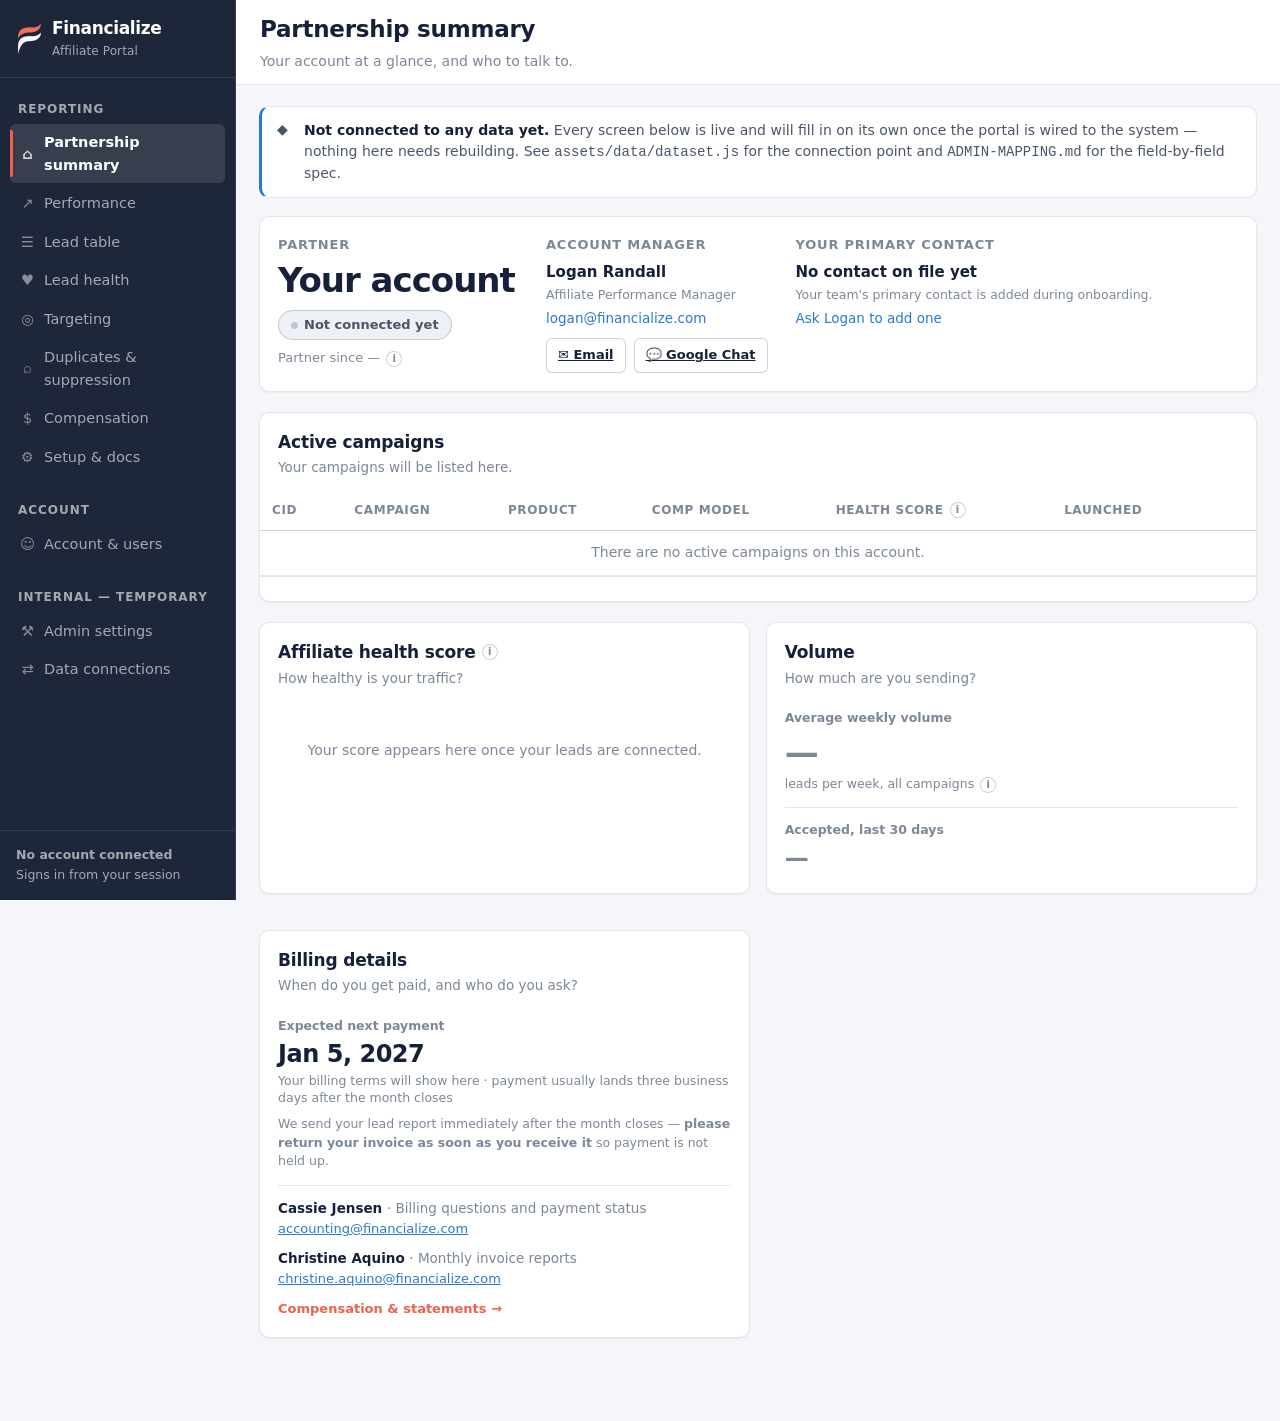
<file: index.html>
<!DOCTYPE html>
<html lang="en">
<head>
<meta charset="utf-8">
<title>Financialize Partner Portal</title>
<!--
  The base URL lands on the Partnership summary. This stub only forwards —
  the Performance overview (Module A) now lives at performance.html.

  The redirect is a script, not a <meta refresh>, because filter and partner
  state live in the query string and a meta refresh to a fixed URL would drop
  it. In the PHP build this file does not exist at all: "/" is just routed to
  the partnership summary server-side.
-->
<script>
  window.va = window.va || function () { (window.vaq = window.vaq || []).push(arguments); };
</script>
<script defer src="/_vercel/insights/script.js"></script>
<script>
  location.replace('partnership.html' + location.search + location.hash);
</script>
<noscript>
  <meta http-equiv="refresh" content="0; url=partnership.html">
</noscript>
</head>
<body>
<p><a href="partnership.html">Continue to the Partnership summary</a></p>
</body>
</html>
</file>
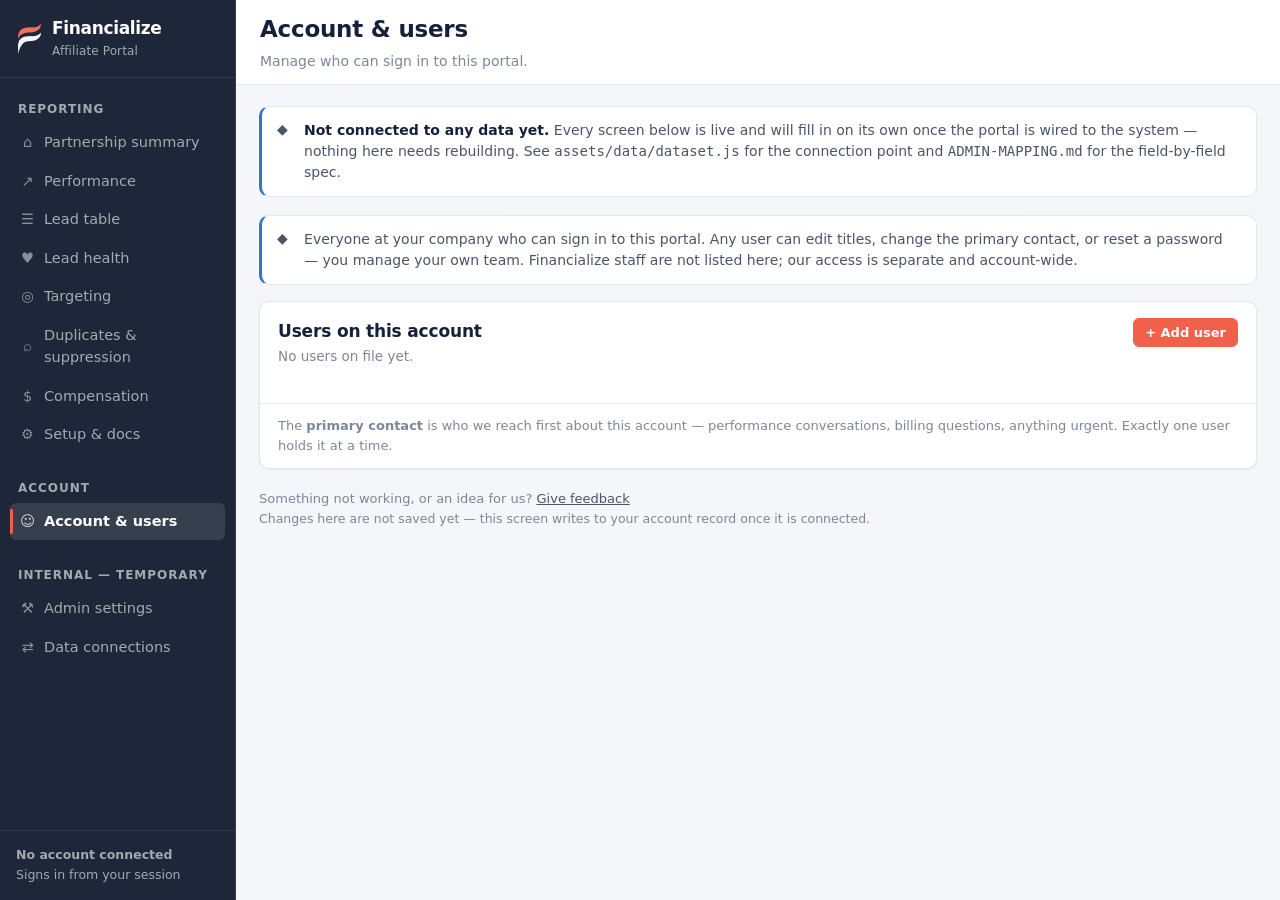
<file: account.html>
<!DOCTYPE html>
<html lang="en">
<head>
<meta charset="utf-8">
<meta name="viewport" content="width=device-width, initial-scale=1">
<title>Account &amp; users — Financialize Partner Portal</title>
<link rel="stylesheet" href="assets/css/dashboard.css">
</head>
<body>

<div class="app">
  <aside class="sidebar" data-shell="sidebar"></aside>

  <div class="main">
    <header class="topbar" data-shell="topbar"></header>

    <div class="content">

      <div class="notice notice-info">
        <span class="ico">◆</span>
        <div>
          Everyone at your company who can sign in to this portal. Any user can edit titles,
          change the primary contact, or reset a password — you manage your own team.
          Financialize staff are not listed here; our access is separate and account-wide.
        </div>
      </div>

      <section class="card">
        <div class="card-head">
          <div>
            <h2>Users on this account</h2>
            <p class="sub" id="users-sub"></p>
          </div>
          <div class="spacer"></div>
          <button class="btn btn-primary btn-sm" id="add-user">+ Add user</button>
        </div>
        <div class="card-body">
          <div id="action-toast"></div>
          <div class="user-grid" id="user-grid"></div>
        </div>
        <div class="card-foot">
          <span>
            The <strong>primary contact</strong> is who we reach first about this account —
            performance conversations, billing questions, anything urgent. Exactly one user holds
            it at a time.
          </span>
        </div>
      </section>

      <section class="card" id="add-card" style="display:none">
        <div class="card-head">
          <div>
            <h2>Add a user<span id="adduser-tip-host"></span></h2>
            <p class="sub">Who else needs access?</p>
          </div>
        </div>
        <div class="card-body">
          <form id="add-form" class="dupe-form" style="align-items:flex-end">
            <div class="field"><label for="nu-name">Name</label>
              <input type="text" id="nu-name" required placeholder="Full name"></div>
            <div class="field"><label for="nu-title">Title</label>
              <input type="text" id="nu-title" placeholder="e.g. Media buyer"></div>
            <div class="field" style="flex:1"><label for="nu-email">Email</label>
              <input type="text" id="nu-email" required placeholder="name@company.com"></div>
            <button type="submit" class="btn btn-primary">Send invite</button>
            <button type="button" class="btn" id="add-cancel">Cancel</button>
          </form>
        </div>
      </section>

      <!-- FEEDBACK LIVES HERE AND NOWHERE ELSE. Deliberately one quiet line
           at the foot of the Account page rather than a floating widget on
           every screen: a persistent "feedback" button reads as a beta badge,
           and a partner hunting for it looks under their account before they
           look on a reporting page. -->
      <p class="feedback-line">
        Something not working, or an idea for us?
        <a href="#" id="feedback-link">Give feedback</a>
      </p>

      <!-- Reviewer-facing. `.mocknote` is the prototype's own scaffolding and
           is stripped before this goes in front of a partner; the storage spec
           it used to name lives in ADMIN-MAPPING §1a. -->
      <p class="mocknote" style="border:0;padding:0;margin:0">
        Changes here are not saved yet — this screen writes to your account record once it is
        connected.
      </p>

    </div>
  </div>
</div>

<script src="assets/data/dataset.js"></script>
<script src="assets/js/data.js"></script>
<script src="assets/js/health.js"></script>
<script src="assets/js/charts.js"></script>
<script src="assets/js/app.js"></script>
<script src="assets/js/tables.js"></script>
<script>
(function () {
  'use strict';
  var D = FZData, A = FZApp;

  var state = A.params();

  A.shell(state, {
    active: 'account.html',
    title: 'Account & users',
    subtitle: state.partner.name
      ? 'Manage who can sign in for ' + state.partner.name + '.'
      : 'Manage who can sign in to this portal.'
  });

  var toastHost = document.getElementById('action-toast');
  function toast(msg) {
    toastHost.innerHTML = '<div class="export-toast" style="margin:0 0 14px"><span>✓</span><span>' + msg + '</span></div>';
    clearTimeout(toast._t);
    toast._t = setTimeout(function () { toastHost.innerHTML = ''; }, 6000);
  }

  function initials(name) {
    return name.split(/\s+/).map(function (w) { return w.charAt(0); })
      .slice(0, 2).join('').toUpperCase();
  }

  /* ---- render ------------------------------------------------------------ */
  function render() {
    var users = D.usersFor(state.partnerId);

    var realUsers = users.filter(function (u) { return !u.placeholder; });
    document.getElementById('users-sub').textContent = realUsers.length
      ? realUsers.length + (realUsers.length === 1 ? ' user' : ' users') + ' can sign in to this account.'
      : 'No users on file yet.';

    document.getElementById('user-grid').innerHTML = users.map(function (u) {
      /* The source has no contact data for this account — say so plainly
         instead of rendering a record that looks broken. */
      if (u.placeholder) {
        return '<div class="user-card" style="display:block">' +
          '<div style="font-size:15px;font-weight:600">No users on file yet</div>' +
          '<div style="font-size:13px;color:var(--ink-2);margin-top:4px">Your team is added ' +
            'during onboarding. Use “Add a user” below, or ' +
            '<a href="mailto:logan@financialize.com">ask Logan</a> to set your team up.</div>' +
          '</div>';
      }
      return '<div class="user-card" data-uid="' + A.esc(u.id) + '">' +
        '<div class="avatar" title="' + A.esc(u.name) + '">' +
          (u.avatar ? '<img src="' + u.avatar + '" alt="">' : A.esc(initials(u.name))) +
        '</div>' +
        '<div style="min-width:0;flex:1">' +
          '<div class="u-name">' + A.esc(u.name) +
            (u.isPrimary ? ' <span class="badge badge-info" style="font-size:11px"><span class="dot"></span>Primary contact</span>' : '') +
            (u.away ? ' <span class="away-chip">Away</span>' : '') +
          '</div>' +
          '<div class="u-title">' + A.esc(u.title || 'No title set') + '</div>' +
          '<div class="u-mail"><a href="mailto:' + A.esc(u.email) + '">' + A.esc(u.email) + '</a></div>' +
          '<div class="u-actions">' +
            '<a data-act="title">Edit title</a>' +
            '<a data-act="photo">' + (u.avatar ? 'Change photo' : 'Add photo') + '</a>' +
            '<a data-act="reset">Reset password</a>' +
            (!u.isPrimary ? '<a data-act="primary">Make primary</a>' : '') +
            '<a data-act="away" style="color:var(--ink-muted)">' + (u.away ? 'Clear away' : 'Set away') + '</a>' +
          '</div>' +
          '<input type="file" accept="image/*" data-file style="display:none">' +
        '</div>' +
      '</div>';
    }).join('');

    /* ---- wire actions ---------------------------------------------------- */
    document.querySelectorAll('.user-card').forEach(function (card) {
      var uid = card.dataset.uid;
      var fileInput = card.querySelector('[data-file]');
      /* The no-users-yet placeholder card has no actions to wire. */
      if (!uid || !fileInput) return;

      card.querySelectorAll('[data-act]').forEach(function (a) {
        a.addEventListener('click', function () {
          var users = D.usersFor(state.partnerId);
          var u = users.filter(function (x) { return x.id === uid; })[0];
          if (!u) return;

          switch (a.dataset.act) {
            case 'primary':
              D.setPrimaryContact(state.partnerId, uid);
              toast('<strong>' + A.esc(u.name) + '</strong> is now the primary contact for this account.');
              render();
              break;

            case 'title':
              var t = prompt('Title for ' + u.name + ':', u.title || '');
              if (t === null) return;
              u.title = t.trim();
              D.saveUsers(state.partnerId, users);
              render();
              break;

            case 'reset':
              /* Mock — production sends a reset email from the auth system. */
              toast('Password reset link sent to <strong>' + A.esc(u.email) + '</strong>.');
              break;

            case 'away':
              u.away = !u.away;
              D.saveUsers(state.partnerId, users);
              render();
              break;

            case 'photo':
              fileInput.click();
              break;
          }
        });
      });

      fileInput.addEventListener('change', function () {
        var f = fileInput.files[0];
        if (!f) return;
        var reader = new FileReader();
        reader.onload = function () {
          var users = D.usersFor(state.partnerId);
          var u = users.filter(function (x) { return x.id === uid; })[0];
          if (!u) return;
          u.avatar = String(reader.result);
          try {
            D.saveUsers(state.partnerId, users);
          } catch (e) { /* sessionStorage quota — keep in-memory only */ }
          render();
        };
        reader.readAsDataURL(f);
      });
    });
  }

  document.getElementById('adduser-tip-host').innerHTML =
    A.tip('They receive an invitation email and set their own password. You can change or '
          + 'remove their access at any time.');

  /* ---- feedback -----------------------------------------------------------
     Points at a form that does not exist yet, so the link opens a short
     explanation instead of dead-ending on a 404. When ADMIN_FEEDBACK_URL is
     set it becomes an ordinary link and this branch stops running. */
  (function () {
    var fb = D.feedbackLink();
    var el = document.getElementById('feedback-link');
    if (fb.connected) {
      el.href = fb.url;
      el.target = '_blank';
      el.rel = 'noopener';
      return;
    }
    el.addEventListener('click', function (e) {
      e.preventDefault();
      A.openModal({
        title: 'Give feedback',
        html: '<div class="notice notice-info"><span class="ico">\u25c6</span><div>' +
          '<strong>The feedback form is not connected yet.</strong> It will open from here ' +
          'once it is set up. In the meantime your account manager is the fastest route \u2014 ' +
          'anything you would put in a form, send to them and it reaches the same people.' +
          '</div></div>' +
          '<p style="color:var(--ink-2);font-size:14px;margin-bottom:0">' +
          '<a href="mailto:logan@financialize.com">logan@financialize.com</a></p>',
        returnFocusTo: el
      });
    });
  })();

  /* ---- add user ---------------------------------------------------------- */
  document.getElementById('add-user').addEventListener('click', function () {
    document.getElementById('add-card').style.display = '';
    document.getElementById('nu-name').focus();
  });
  document.getElementById('add-cancel').addEventListener('click', function () {
    document.getElementById('add-card').style.display = 'none';
  });
  document.getElementById('add-form').addEventListener('submit', function (e) {
    e.preventDefault();
    var name = document.getElementById('nu-name').value.trim();
    var email = document.getElementById('nu-email').value.trim();
    if (!name || !email) return;
    var users = D.usersFor(state.partnerId);
    users.push({
      id: 'u-new-' + Date.now(),
      name: name,
      title: document.getElementById('nu-title').value.trim(),
      email: email,
      isPrimary: false, away: false, avatar: null
    });
    D.saveUsers(state.partnerId, users);
    document.getElementById('add-form').reset();
    document.getElementById('add-card').style.display = 'none';
    toast('Invitation sent to <strong>' + A.esc(email) + '</strong>.');
    render();
  });

  render();
})();
</script>
</body>
</html>
</file>
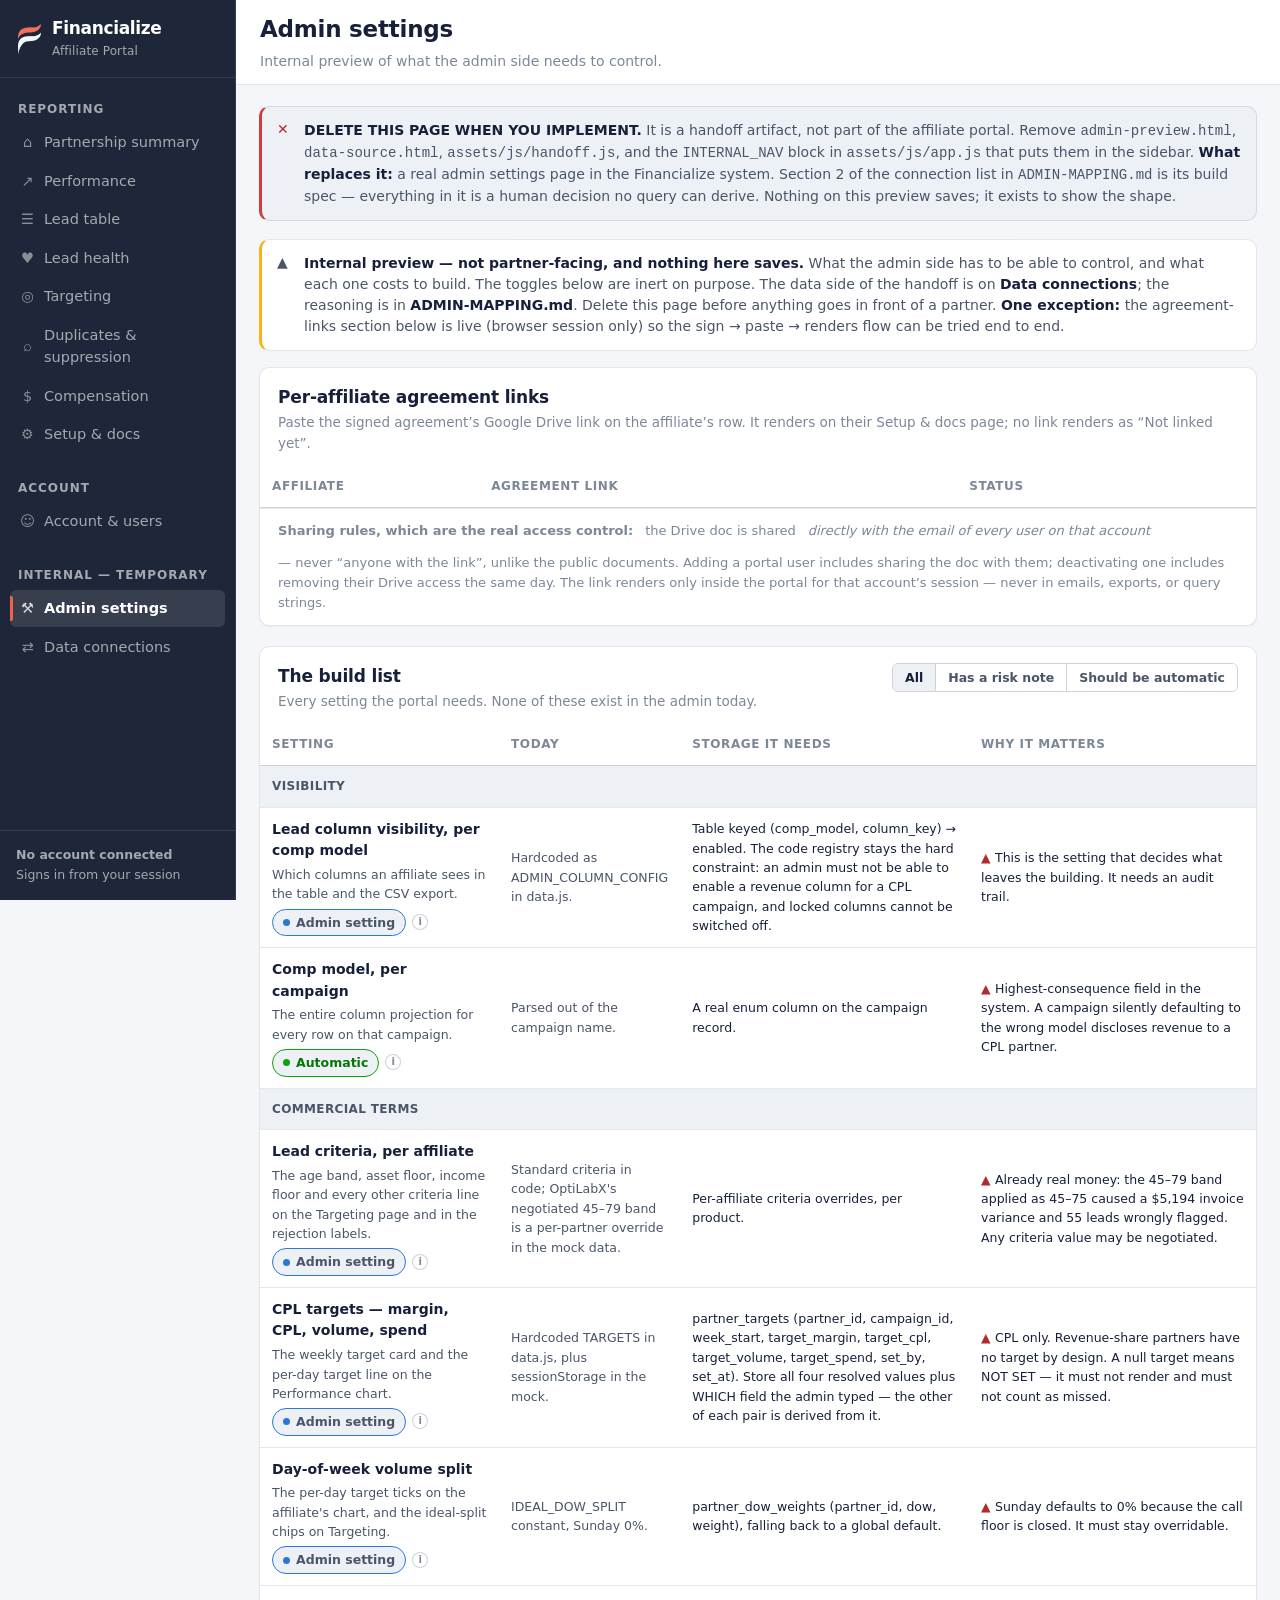
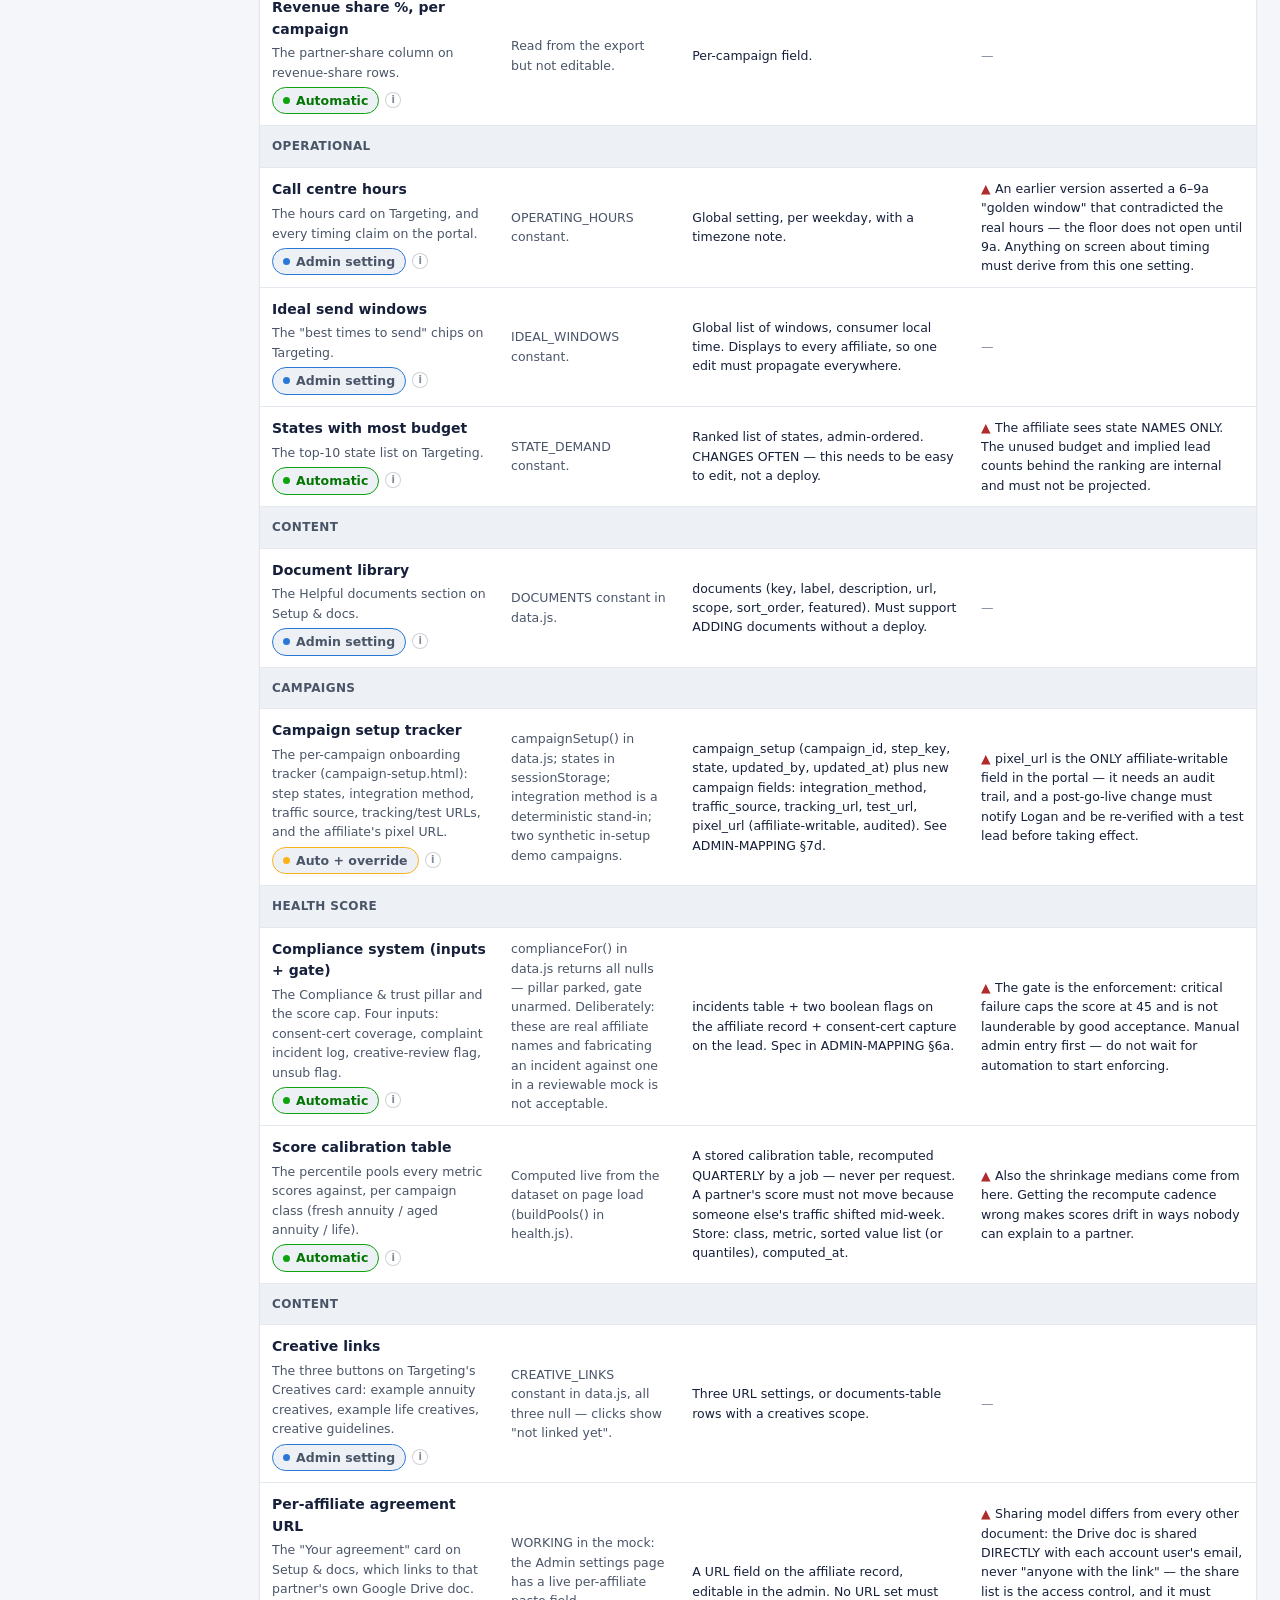
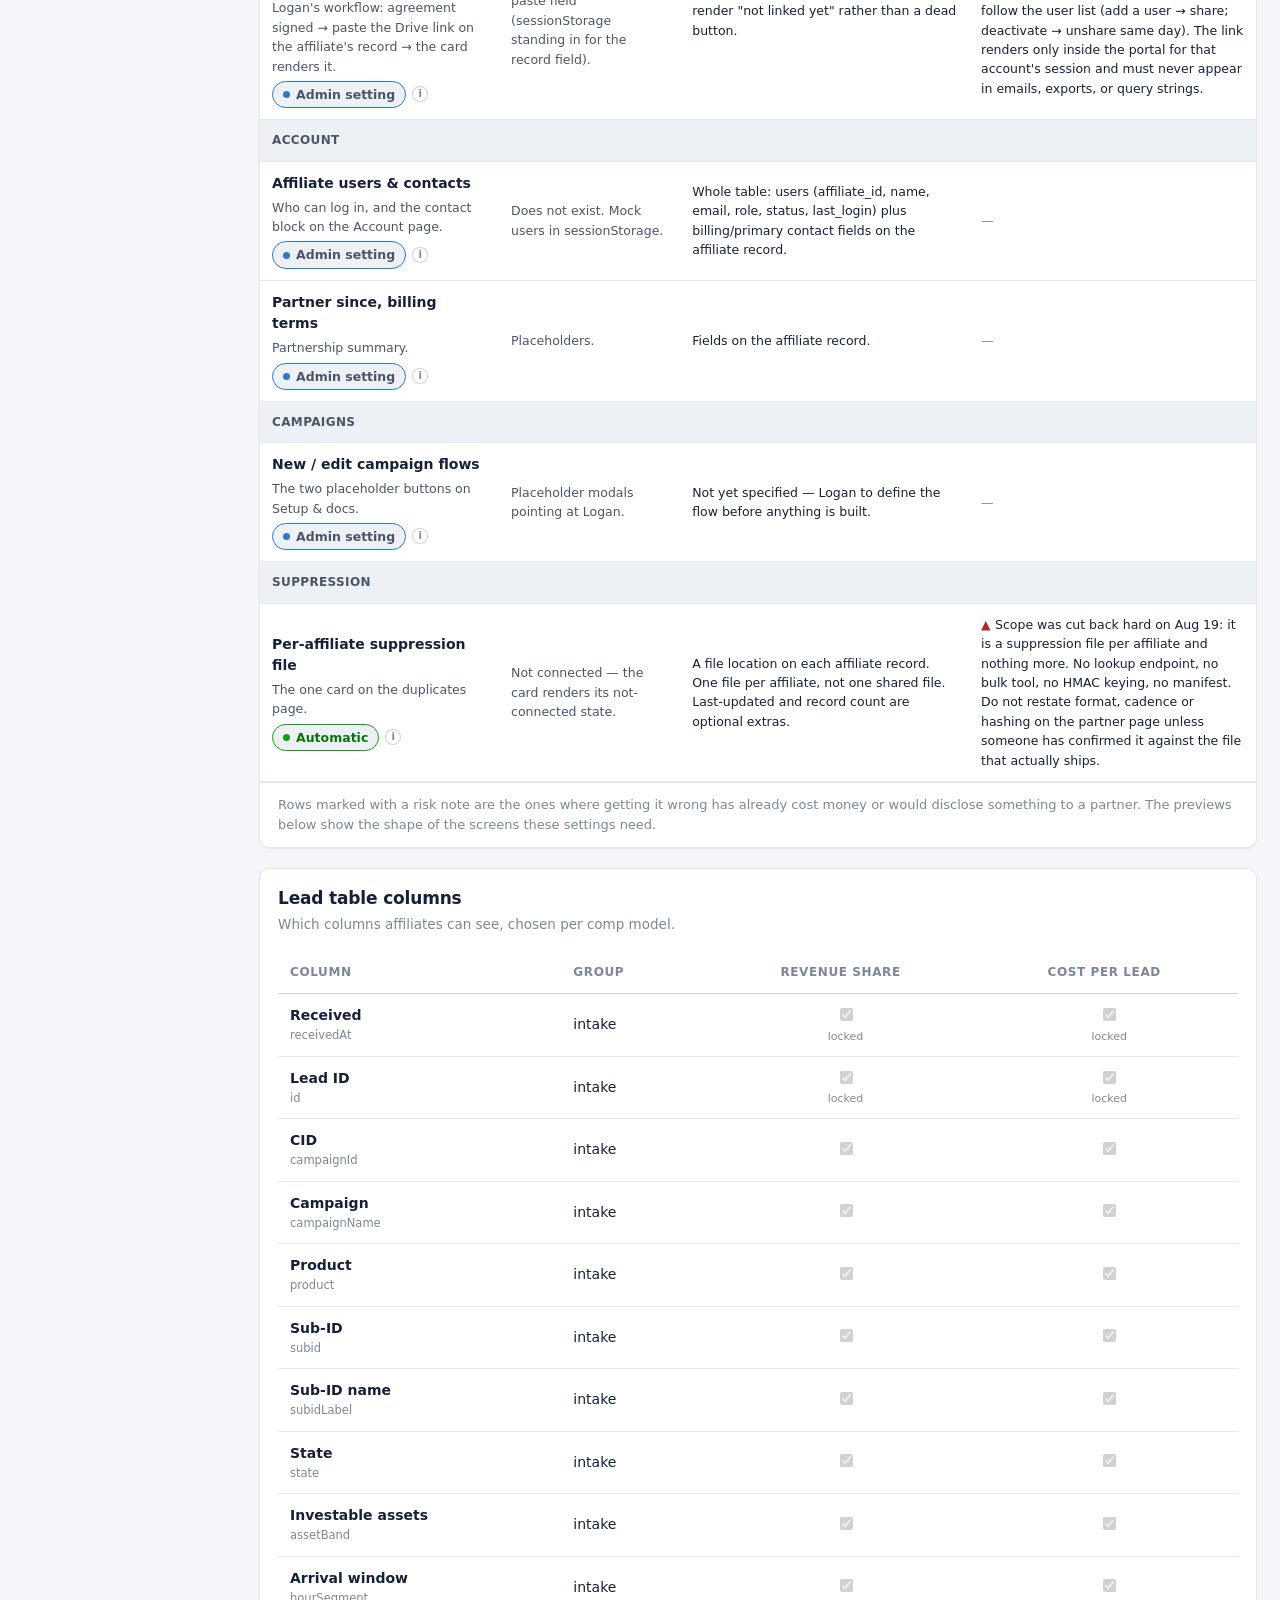
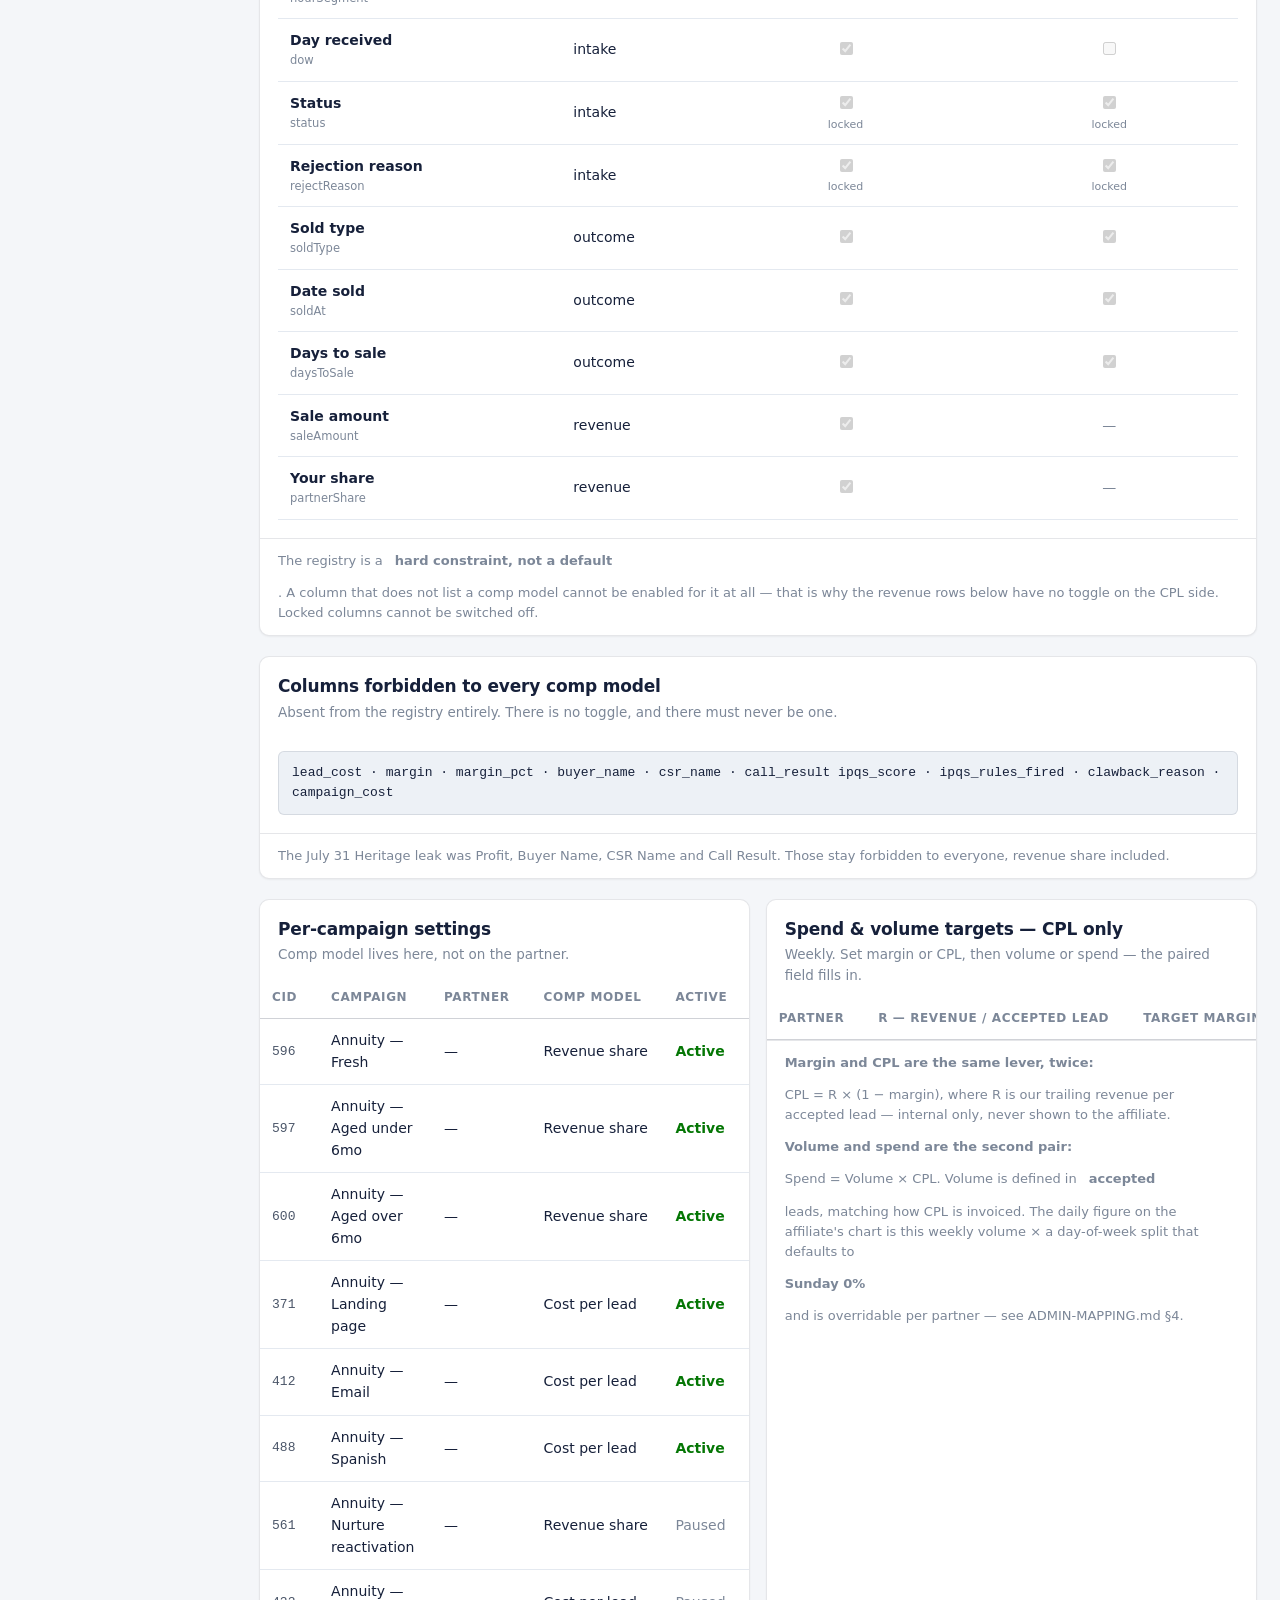
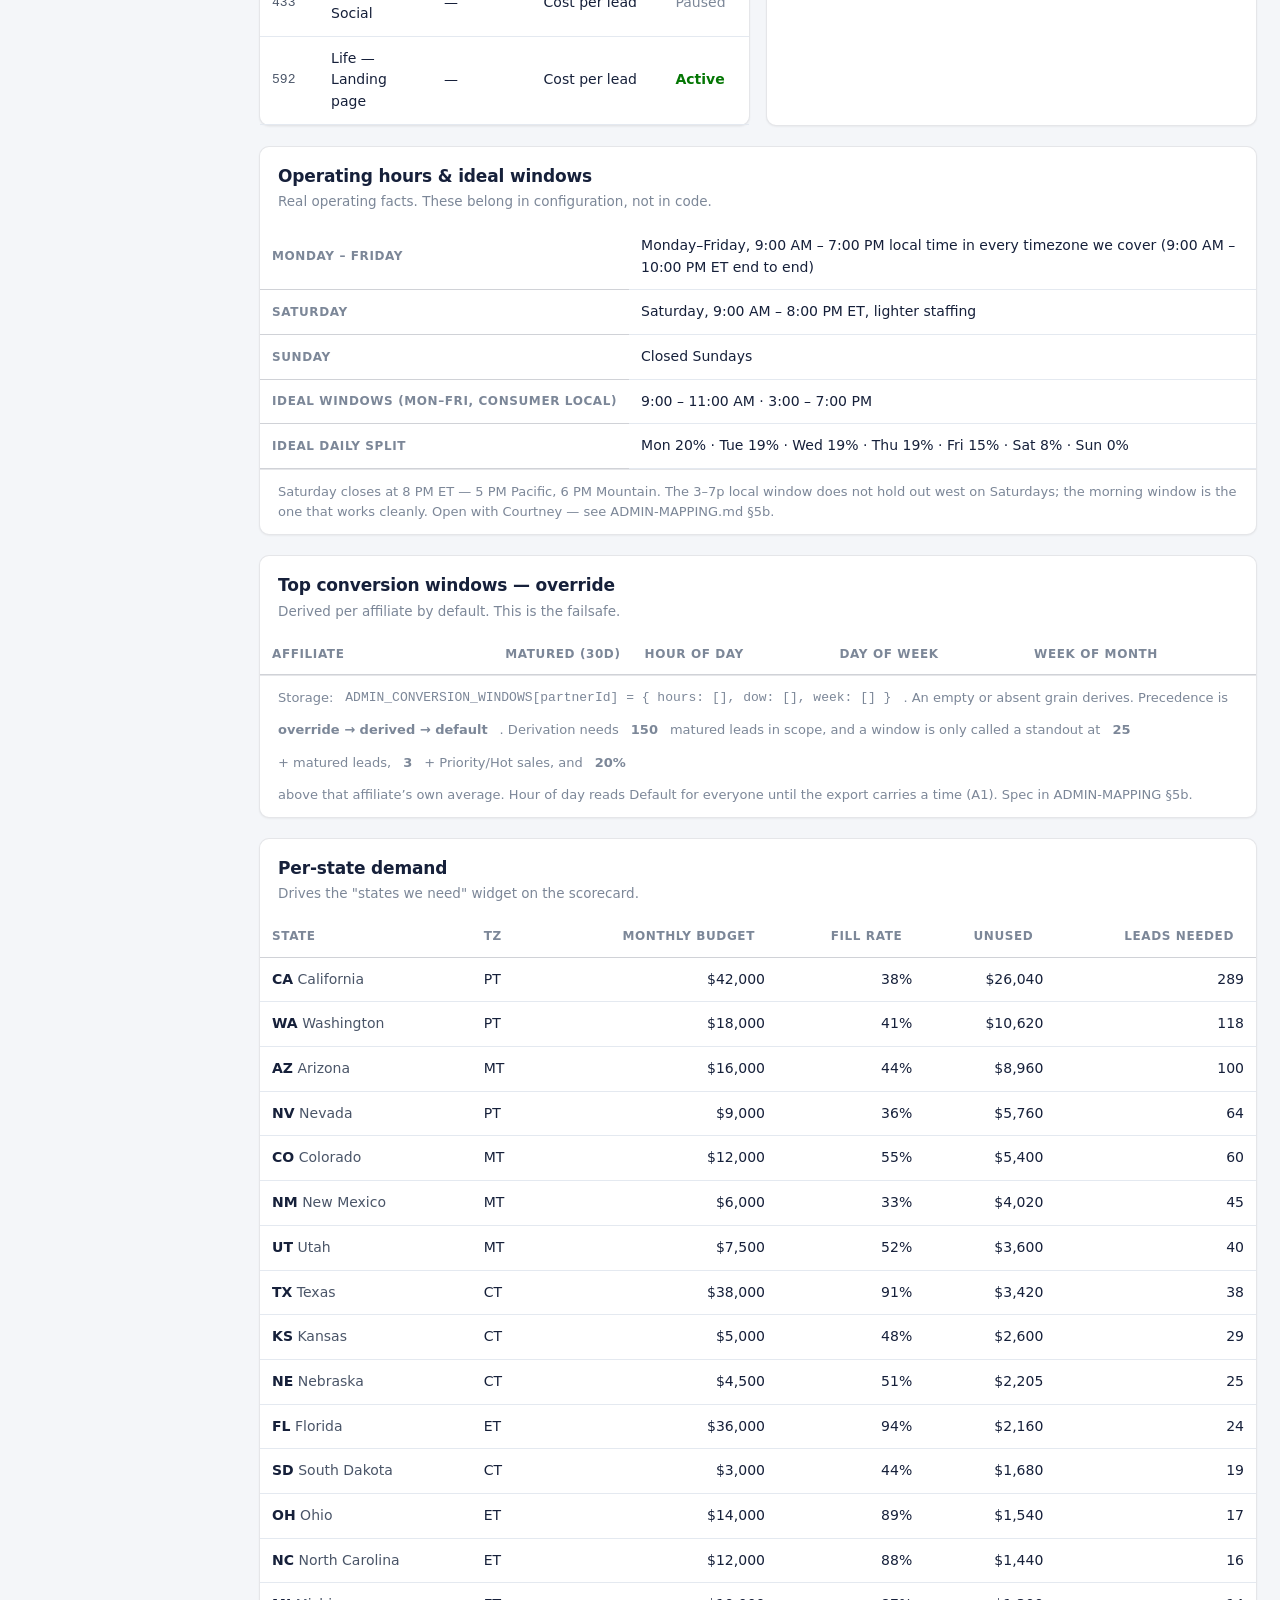
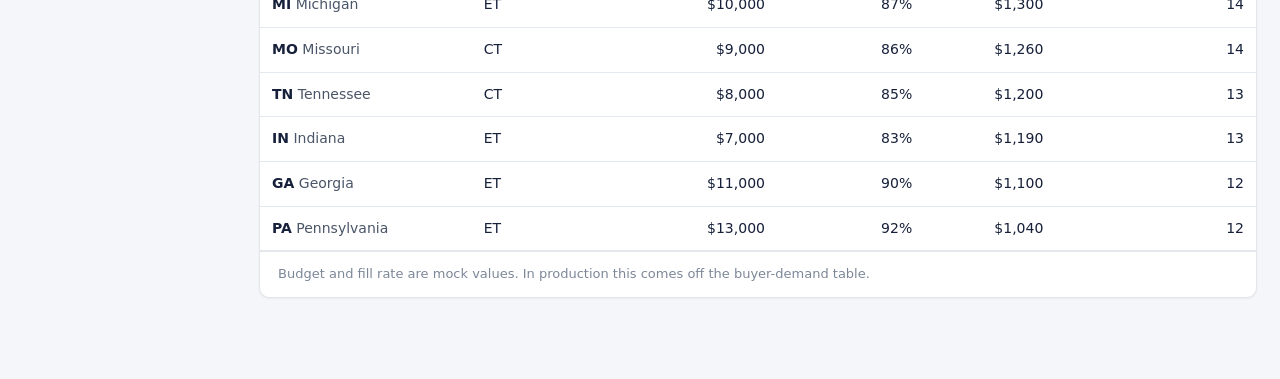
<file: admin-preview.html>
<!DOCTYPE html>
<html lang="en">
<head>
<meta charset="utf-8">
<meta name="viewport" content="width=device-width, initial-scale=1">
<title>Admin settings (internal) — Financialize Partner Portal</title>
<link rel="stylesheet" href="assets/css/dashboard.css">
</head>
<body>

<!--
  TEMPORARY. INTERNAL. NOT PARTNER-FACING.

  This page is a picture of a screen that needs building, not the screen. Its
  job is to show Sagar and Zakira the shape of the settings described in
  ADMIN-MAPPING.md, using the same registry the affiliate dashboard reads, so
  the two cannot drift apart while the spec is being reviewed.

  Nothing here writes anything. The toggles are disabled on purpose — a
  half-working admin screen in a mock-up is worse than an obviously inert one,
  because someone will assume the storage exists.

  DELETE THIS FILE AND THE INTERNAL_NAV ENTRY IN app.js BEFORE SHIPPING.
-->

<div class="app">
  <aside class="sidebar" data-shell="sidebar"></aside>

  <div class="main">
    <header class="topbar" data-shell="topbar"></header>

    <div class="content">

      <!-- DELETE-ON-IMPLEMENTATION BANNER. Deliberately the first thing on
           the page and deliberately loud: this page is scaffolding for the
           handoff, and the failure mode is that it quietly survives into
           production because it looks like part of the product. -->
      <div class="notice notice-crit" style="margin-bottom:18px">
        <span class="ico">✕</span>
        <div>
          <strong>DELETE THIS PAGE WHEN YOU IMPLEMENT.</strong>
          It is a handoff artifact, not part of the affiliate portal. Remove
          <code>admin-preview.html</code>, <code>data-source.html</code>,
          <code>assets/js/handoff.js</code>, and the <code>INTERNAL_NAV</code> block in
          <code>assets/js/app.js</code> that puts them in the sidebar.
          <strong>What replaces it:</strong> a real admin settings page in the Financialize system. Section 2 of the connection list in <code>ADMIN-MAPPING.md</code> is its build spec — everything in it is a human decision no query can derive. Nothing on this preview saves; it exists to show the shape.
        </div>
      </div>

      <div class="notice notice-warn"><span class="ico">▲</span><div>
        <strong>Internal preview — not partner-facing, and nothing here saves.</strong>
        What the admin side has to be able to control, and what each one costs to build. The
        toggles below are inert on purpose. The data side of the handoff is on
        <strong>Data connections</strong>; the reasoning is in <strong>ADMIN-MAPPING.md</strong>.
        Delete this page before anything goes in front of a partner.
        <strong>One exception:</strong> the agreement-links section below is live (browser
        session only) so the sign → paste → renders flow can be tried end to end.
      </div></div>

      <!-- THE ONE LIVE CONTROL ON THIS PAGE. Logan's workflow: an agreement
           is signed → he opens this screen → pastes the Google Drive link on
           that affiliate's row → the "Your agreement" card on their Setup &
           docs page links to it. Persistence here is sessionStorage standing
           in for a URL field on the affiliate record — see ADMIN-MAPPING §7c. -->
      <section class="card">
        <div class="card-head">
          <div>
            <h2>Per-affiliate agreement links</h2>
            <p class="sub">Paste the signed agreement’s Google Drive link on the affiliate’s row. It renders on their Setup &amp; docs page; no link renders as “Not linked yet”.</p>
          </div>
        </div>
        <div class="table-wrap">
          <table class="data" id="agreement-config"></table>
        </div>
        <div class="card-foot">
          <strong>Sharing rules, which are the real access control:</strong> the Drive doc is
          shared <em>directly with the email of every user on that account</em> — never
          “anyone with the link”, unlike the public documents. Adding a portal user includes
          sharing the doc with them; deactivating one includes removing their Drive access the
          same day. The link renders only inside the portal for that account’s session — never
          in emails, exports, or query strings.
        </div>
      </section>

      <section class="card">
        <div class="card-head">
          <div>
            <h2>The build list</h2>
            <p class="sub">Every setting the portal needs. None of these exist in the admin today.</p>
          </div>
          <div class="spacer"></div>
          <div id="setting-filter"></div>
        </div>
        <div class="table-wrap">
          <table class="data" id="setting-table"></table>
        </div>
        <div class="card-foot">
          Rows marked with a risk note are the ones where getting it wrong has already cost money
          or would disclose something to a partner. The previews below show the shape of the
          screens these settings need.
        </div>
      </section>

      <section class="card">
        <div class="card-head">
          <div>
            <h2>Lead table columns</h2>
            <p class="sub">Which columns affiliates can see, chosen per comp model.</p>
          </div>
        </div>
        <div class="card-body" id="column-config"></div>
        <div class="card-foot">
          The registry is a <strong>hard constraint, not a default</strong>. A column that does not
          list a comp model cannot be enabled for it at all — that is why the revenue rows below
          have no toggle on the CPL side. Locked columns cannot be switched off.
        </div>
      </section>

      <section class="card">
        <div class="card-head">
          <div>
            <h2>Columns forbidden to every comp model</h2>
            <p class="sub">Absent from the registry entirely. There is no toggle, and there must never be one.</p>
          </div>
        </div>
        <div class="card-body">
          <div class="pixel-log" id="forbidden"></div>
        </div>
        <div class="card-foot">
          The July 31 Heritage leak was Profit, Buyer Name, CSR Name and Call Result. Those stay
          forbidden to everyone, revenue share included.
        </div>
      </section>

      <div class="grid-2">
        <section class="card">
          <div class="card-head">
            <div>
              <h2>Per-campaign settings</h2>
              <p class="sub">Comp model lives here, not on the partner.</p>
            </div>
          </div>
          <div class="table-wrap">
            <table class="data" id="campaign-config"></table>
          </div>
        </section>

        <section class="card">
          <div class="card-head">
            <div>
              <h2>Spend &amp; volume targets — CPL only</h2>
              <p class="sub">Weekly. Set margin or CPL, then volume or spend — the paired field fills in.</p>
            </div>
          </div>
          <div class="table-wrap">
            <table class="data" id="target-config"></table>
          </div>
          <div class="card-foot">
            <strong>Margin and CPL are the same lever, twice:</strong> CPL = R × (1 − margin), where R is
            our trailing revenue per accepted lead — internal only, never shown to the affiliate.
            <strong>Volume and spend are the second pair:</strong> Spend = Volume × CPL. Volume is defined
            in <strong>accepted</strong> leads, matching how CPL is invoiced. The daily figure on the
            affiliate's chart is this weekly volume × a day-of-week split that defaults to
            <strong>Sunday 0%</strong> and is overridable per partner — see ADMIN-MAPPING.md §4.
          </div>
        </section>
      </div>

      <section class="card">
        <div class="card-head">
          <div>
            <h2>Operating hours &amp; ideal windows</h2>
            <p class="sub">Real operating facts. These belong in configuration, not in code.</p>
          </div>
        </div>
        <div class="table-wrap">
          <table class="data" id="hours-config"></table>
        </div>
        <div class="card-foot" id="hours-foot"></div>
      </section>

      <section class="card">
        <div class="card-head">
          <div>
            <h2>Top conversion windows — override</h2>
            <p class="sub">Derived per affiliate by default. This is the failsafe.</p>
          </div>
        </div>
        <div class="table-wrap">
          <table class="data" id="cw-config"></table>
        </div>
        <div class="card-foot" id="cw-foot"></div>
      </section>

      <section class="card">
        <div class="card-head">
          <div>
            <h2>Per-state demand</h2>
            <p class="sub">Drives the "states we need" widget on the scorecard.</p>
          </div>
        </div>
        <div class="table-wrap">
          <table class="data" id="demand-config"></table>
        </div>
        <div class="card-foot">
          Budget and fill rate are mock values. In production this comes off the buyer-demand table.
        </div>
      </section>

    </div>
  </div>
</div>

<script src="assets/data/dataset.js"></script>
<script src="assets/js/data.js"></script>
<script src="assets/js/health.js"></script>
<script src="assets/js/charts.js"></script>
<script src="assets/js/app.js"></script>
<script src="assets/js/tables.js"></script>
<script src="assets/js/handoff.js"></script>
<script>
(function () {
  'use strict';
  var D = FZData, A = FZApp, HO = FZHandoff;

  /* Six of the entries on this page are NOT admin settings — they are values
     the system should supply on its own and that a person is keeping current
     by hand today. They are marked, because the fastest way for an admin
     screen to grow work nobody wanted is for automatic things to quietly get
     a text box. See the KIND note in handoff.js and the connection list in
     ADMIN-MAPPING. */
  function kindBadge(entry) {
    var k = HO.KIND[HO.kindOf(entry, 'human')];
    return '<span class="badge ' + k.badge + '"><span class="dot"></span>' + k.label + '</span>' +
      A.tip(k.hint);
  }

  var state = A.params();

  A.shell(state, {
    active: 'admin-preview.html',
    title: 'Admin settings',
    subtitle: 'Internal preview of what the admin side needs to control.'
  });

  /* ---- the build list ----------------------------------------------------
     Rendered from the shared handoff registry, so this list and the field
     list on Data connections cannot drift apart. */
  (function () {
    var filter = 'all';
    var groups = [];
    HO.SETTINGS.forEach(function (s) { if (groups.indexOf(s.group) === -1) groups.push(s.group); });

    document.getElementById('setting-filter').innerHTML =
      '<div class="view-toggle">' +
        '<button type="button" class="is-on" data-sf="all">All</button>' +
        '<button type="button" data-sf="risk">Has a risk note</button>' +
        '<button type="button" data-sf="auto">Should be automatic</button>' +
      '</div>';

    function render() {
      var rows = HO.SETTINGS.filter(function (s) {
        if (filter === 'risk') return !!s.risk;
        /* The rows that should NOT be on an admin screen at all. */
        if (filter === 'auto') return HO.kindOf(s, 'human') !== 'human';
        return true;
      });
      var lastGroup = null, html = '';
      rows.forEach(function (s) {
        if (s.group !== lastGroup) {
          lastGroup = s.group;
          html += '<tr><td colspan="4" style="background:var(--surface-2);font-weight:700;' +
            'font-size:12px;letter-spacing:.03em;text-transform:uppercase;color:var(--ink-2)">' +
            A.esc(s.group) + '</td></tr>';
        }
        html += '<tr>' +
          '<td><strong>' + A.esc(s.name) + '</strong><div style="font-size:12.5px;' +
            'color:var(--ink-2);margin-top:3px">' + A.esc(s.controls) + '</div>' +
            '<div style="margin-top:5px">' + kindBadge(s) + '</div></td>' +
          '<td style="font-size:12.5px;color:var(--ink-2)">' + A.esc(s.today) + '</td>' +
          '<td style="font-size:12.5px">' + A.esc(s.storage) + '</td>' +
          '<td style="font-size:12.5px">' + (s.risk
            ? '<span style="color:var(--critical-text);font-weight:600">▲ </span>' + A.esc(s.risk)
            : '<span style="color:var(--ink-muted)">—</span>') + '</td>' +
          '</tr>';
      });

      document.getElementById('setting-table').innerHTML =
        '<thead><tr><th style="width:24%">Setting</th><th style="width:18%">Today</th>' +
        '<th style="width:29%">Storage it needs</th><th>Why it matters</th></tr></thead><tbody>' +
        html + '</tbody>';
    }

    document.querySelectorAll('[data-sf]').forEach(function (b) {
      b.addEventListener('click', function () {
        document.querySelectorAll('[data-sf]').forEach(function (x) { x.classList.remove('is-on'); });
        b.classList.add('is-on');
        filter = b.dataset.sf;
        render();
      });
    });
    render();
  })();

  /* ---- per-affiliate agreement links -------------------------------------
     LIVE, unlike everything else here: saves through savePartnerDocUrl()
     (sessionStorage standing in for a URL field on the affiliate record),
     which is the same store the Setup & docs "Your agreement" card reads —
     so a paste here is immediately visible on that partner's dashboard. */
  (function () {
    var host = document.getElementById('agreement-config');

    function agreementUrl(pid) {
      var doc = D.documentsFor(pid).filter(function (d) { return d.key === 'agreement'; })[0];
      return (doc && doc.url) || '';
    }

    function render() {
      var head = '<thead><tr><th style="width:22%">Affiliate</th><th>Agreement link</th>' +
        '<th style="width:14%">Status</th><th style="width:16%"></th></tr></thead>';
      var body = Object.keys(D.PARTNERS).map(function (pid) {
        var p = D.PARTNERS[pid];
        var url = agreementUrl(pid);
        return '<tr data-pid="' + A.esc(pid) + '">' +
          '<td><strong>' + A.esc(p.shortName || p.name || '—') + '</strong>' +
            '<div class="quota" style="font-size:11.5px">' + A.esc(p.name) + '</div></td>' +
          '<td><input type="url" data-agr-url placeholder="https://drive.google.com/…" ' +
            'value="' + A.esc(url) + '" style="width:100%;min-width:220px;font-size:12.5px;' +
            'font-family:ui-monospace,monospace;padding:6px 8px;' +
            'border:1px solid var(--border-strong);border-radius:6px;' +
            'background:var(--surface-1);color:var(--ink)"></td>' +
          '<td>' + (url
            ? '<span class="badge badge-good"><span class="dot"></span>Linked</span>'
            : '<span class="badge badge-warn"><span class="dot"></span>Not linked</span>') + '</td>' +
          '<td style="text-align:right;white-space:nowrap">' +
            '<button type="button" class="btn btn-sm btn-primary" data-agr-save>Save</button> ' +
            '<button type="button" class="btn btn-sm" data-agr-clear' +
              (url ? '' : ' disabled') + '>Clear</button></td>' +
          '</tr>';
      }).join('');
      host.innerHTML = head + '<tbody>' + body + '</tbody>';

      host.querySelectorAll('tr[data-pid]').forEach(function (tr) {
        var pid = tr.getAttribute('data-pid');
        var input = tr.querySelector('[data-agr-url]');
        tr.querySelector('[data-agr-save]').addEventListener('click', function () {
          var v = input.value.trim();
          if (v && !/^https:\/\//i.test(v)) {
            input.style.borderColor = 'var(--critical-text)';
            input.title = 'Needs a full https:// link.';
            return;
          }
          D.savePartnerDocUrl(pid, 'agreement', v || null);
          render();
        });
        tr.querySelector('[data-agr-clear]').addEventListener('click', function () {
          D.savePartnerDocUrl(pid, 'agreement', null);
          render();
        });
      });
    }
    render();
  })();

  /* ---- column config ----------------------------------------------------
     Rendered straight off LEAD_COLUMNS so this screen cannot drift away from
     what the affiliate dashboard actually enforces. */
  (function () {
    var comps = ['revshare', 'cpl'];
    var enabledByComp = {};
    comps.forEach(function (k) {
      enabledByComp[k] = {};
      D.columnsFor(k).forEach(function (c) { enabledByComp[k][c.key] = true; });
    });

    var head = '<thead><tr><th>Column</th><th>Group</th>' +
      comps.map(function (k) {
        return '<th style="text-align:center">' + A.esc(D.COMP_MODELS[k].label) + '</th>';
      }).join('') +
      '</tr></thead>';

    var body = D.LEAD_COLUMNS.map(function (c) {
      var cells = comps.map(function (k) {
        var allowed = c.comp.indexOf(k) !== -1;
        if (!allowed) {
          return '<td style="text-align:center;color:var(--ink-muted)" ' +
            'title="Not permitted by the registry for this comp model">—</td>';
        }
        var on = !!enabledByComp[k][c.key];
        return '<td style="text-align:center">' +
          '<input type="checkbox" disabled' + (on ? ' checked' : '') + '>' +
          (c.locked ? '<div class="quota" style="font-size:11px">locked</div>' : '') +
          '</td>';
      }).join('');
      return '<tr>' +
        '<td><strong>' + A.esc(c.label) + '</strong>' +
          '<div class="quota" style="font-size:11.5px">' + A.esc(c.key) + '</div></td>' +
        '<td>' + A.esc(c.group) + '</td>' + cells + '</tr>';
    }).join('');

    document.getElementById('column-config').innerHTML =
      '<div class="table-wrap"><table class="data">' + head + '<tbody>' + body + '</tbody></table></div>';
  })();

  /* ---- forbidden list ---------------------------------------------------- */
  document.getElementById('forbidden').textContent =
    'lead_cost · margin · margin_pct · buyer_name · csr_name · call_result\n' +
    'ipqs_score · ipqs_rules_fired · clawback_reason · campaign_cost';

  /* ---- campaign config --------------------------------------------------- */
  (function () {
    var head = '<thead><tr><th>CID</th><th>Campaign</th><th>Partner</th>' +
      '<th>Comp model</th><th>Active</th></tr></thead>';
    var body = D.CAMPAIGNS.map(function (c) {
      return '<tr>' +
        '<td class="lead-id">' + A.esc(c.id) + '</td>' +
        '<td>' + A.esc(c.name) + '</td>' +
        '<td>' + A.esc((D.PARTNERS[c.partnerId] || {}).shortName || '—') + '</td>' +
        '<td>' + A.esc(D.COMP_MODELS[c.comp].label) + '</td>' +
        '<td>' + (c.active ? '<span class="pill-paid">Active</span>'
                           : '<span class="pill-free">Paused</span>') + '</td>' +
        '</tr>';
    }).join('');
    document.getElementById('campaign-config').innerHTML = head + '<tbody>' + body + '</tbody>';
  })();

  /* ---- targets -------------------------------------------------------------
     CPL only, per Logan (Aug 2026): revenue-share partners get no volume or
     spend target — they can send as much or as little as they want, and the
     lead health score is what governs them instead. This table shows why: it
     is impossible to set an independent target margin for a partner whose
     cost is a fixed contracted percentage of revenue (rev share = 1 minus
     that percentage, not an admin lever), so a "target margin" column for
     them would just restate their contract back at them. */
  (function () {
    var head = '<thead><tr><th>Partner</th><th class="num">R — revenue / accepted lead</th>' +
      '<th class="num">Target margin</th><th class="num">Target CPL</th>' +
      '<th class="num">vs. actual rate</th>' +
      '<th class="num">Target volume/wk</th><th class="num">Target spend/wk</th></tr></thead>';

    var body = Object.keys(D.PARTNERS).map(function (k) {
      var p = D.PARTNERS[k];

      if (!D.isCplPartner(k)) {
        return '<tr style="opacity:.65"><td>' + A.esc(p.shortName || p.name || '—') + '</td>' +
          '<td class="num" colspan="6" style="text-align:left;color:var(--ink-2)">' +
          'Revenue share — no target. Governed by the lead health score only.</td></tr>';
      }

      var t = D.cplTargetsFor(k);
      /* The ACTUAL contracted rate on file, for comparison — target_cpl is a
         planning figure and can legitimately differ from it; this column is
         what tells an admin whether the two already agree or a rate
         conversation is implied. */
      var actualRates = D.campaignsFor(k)
        .map(function (c) { return c.cplRate; })
        .filter(function (r) { return r != null; });
      var actualRate = actualRates.length
        ? actualRates.reduce(function (a, b) { return a + b; }, 0) / actualRates.length
        : null;

      var notSet = '<span class="quota">not set</span>';
      return '<tr><td>' + A.esc(p.shortName) + '</td>' +
        '<td class="num">' + (t.revenuePerLeadUsable
          ? A.fmtMoney(t.revenuePerLead) + '<div class="quota">n=' + t.maturedSample + '</div>'
          : '<span class="quota">not enough matured history</span>') + '</td>' +
        '<td class="num">' + (t.marginPct == null ? notSet : A.fmtPct(t.marginPct, 0)) + '</td>' +
        '<td class="num">' + (t.targetCpl == null ? notSet : A.fmtMoney(t.targetCpl)) + '</td>' +
        '<td class="num">' + ((t.targetCpl == null || actualRate == null) ? '—'
          : (Math.abs(t.targetCpl - actualRate) < 0.5
              ? '<span style="color:var(--good-text)">on rate</span>'
              : (t.targetCpl < actualRate ? 'rate is ' : 'rate is ') +
                A.fmtMoney(Math.abs(actualRate - t.targetCpl)) +
                (t.targetCpl < actualRate ? ' over target' : ' under target'))) + '</td>' +
        '<td class="num">' + (t.volume == null ? notSet : A.fmtInt(t.volume)) + '</td>' +
        '<td class="num">' + (t.spend == null ? notSet : A.fmtMoney0(t.spend)) + '</td>' +
        '</tr>';
    }).join('');

    document.getElementById('target-config').innerHTML = head + '<tbody>' + body + '</tbody>';
  })();

  /* ---- operating hours --------------------------------------------------- */
  (function () {
    var H = D.OPERATING_HOURS;
    var rows = [
      ['Monday – Friday', H.weekday],
      ['Saturday', H.saturday],
      ['Sunday', H.sunday],
      ['Ideal windows (Mon–Fri, consumer local)',
        D.IDEAL_WINDOWS.map(function (w) { return w.label; }).join('  ·  ')],
      ['Ideal daily split', D.DOW_SHORT.map(function (d, i) {
        return d + ' ' + Math.round(D.IDEAL_DOW_SPLIT[i] * 100) + '%';
      }).slice(1).concat(D.DOW_SHORT[0] + ' 0%').join('  ·  ')]
    ];
    document.getElementById('hours-config').innerHTML = '<tbody>' + rows.map(function (r) {
      return '<tr><th style="width:32%;text-align:left;font-weight:600">' + A.esc(r[0]) + '</th>' +
        '<td>' + A.esc(r[1]) + '</td></tr>';
    }).join('') + '</tbody>';

    document.getElementById('hours-foot').innerHTML = A.esc(H.saturdayWestCaveat) +
      ' Open with Courtney — see ADMIN-MAPPING.md §5b.';
  })();

  /* ---- state demand ------------------------------------------------------ */
  (function () {
    var head = '<thead><tr><th>State</th><th>TZ</th><th class="num">Monthly budget</th>' +
      '<th class="num">Fill rate</th><th class="num">Unused</th>' +
      '<th class="num">Leads needed</th></tr></thead>';
    var body = D.stateDemand().map(function (s) {
      return '<tr>' +
        '<td><strong>' + A.esc(s.st) + '</strong> <span style="color:var(--ink-2)">' +
          A.esc(s.name) + '</span></td>' +
        '<td>' + A.esc(s.tz) + '</td>' +
        '<td class="num">' + A.fmtMoney0(s.budget) + '</td>' +
        '<td class="num">' + A.fmtPct(s.fillRate, 0) + '</td>' +
        '<td class="num">' + A.fmtMoney0(s.unusedBudget) + '</td>' +
        '<td class="num">' + A.fmtInt(s.leadsNeeded) + '</td>' +
        '</tr>';
    }).join('');
    document.getElementById('demand-config').innerHTML = head + '<tbody>' + body + '</tbody>';
  })();


  /* Sortable / resizable / configurable columns. Every table on this page
     is fully rendered, so sorting the DOM sorts the whole dataset for the
     selected window - not just the visible rows. */
  if (window.FZTable) FZTable.enhanceAll();

  /* ---- top conversion windows override ------------------------------------
     The Targeting card derives its windows from each affiliate's own trailing
     30 days. This table is the manual escape hatch: an account manager who
     knows the derived answer is wrong for an account pins it here and the
     derivation is skipped for that grain.

     Nothing here saves — see the header. It exists so the dev team can see
     the shape the setting needs: one row per affiliate, three independently
     overridable grains, empty meaning "derive". */
  (function () {
    var host = document.getElementById('cw-config');
    if (!host) return;

    var head = '<thead><tr><th>Affiliate</th><th class="num">Matured (30d)</th>' +
      '<th>Hour of day</th><th>Day of week</th><th>Week of month</th></tr></thead>';

    function cell(g) {
      if (g.source === 'override') {
        return '<span class="badge badge-warn"><span class="dot"></span>Override</span> ' +
          g.items.map(function (i) { return A.esc(i.label); }).join(', ');
      }
      if (g.source === 'derived') {
        var best = g.items.filter(function (i) { return i.best; });
        return best.length
          ? '<span style="color:var(--ink-2)">Derived</span> · ' +
            best.map(function (i) { return A.esc(i.label); }).join(', ')
          : '<span style="color:var(--ink-muted)">Derived · no standout</span>';
      }
      return '<span style="color:var(--ink-muted)">Default (' +
        g.items.map(function (i) { return A.esc(i.label); }).join(', ') + ')</span>';
    }

    var body = Object.keys(D.PARTNERS).map(function (pid) {
      var cw = D.conversionWindows({ partnerId: pid });
      return '<tr>' +
        '<td><strong>' + A.esc(D.PARTNERS[pid].name) + '</strong></td>' +
        '<td class="num">' + A.fmtInt(cw.scopeMature) + '</td>' +
        '<td>' + cell(cw.hours) + '</td>' +
        '<td>' + cell(cw.dow) + '</td>' +
        '<td>' + cell(cw.week) + '</td>' +
        '</tr>';
    }).join('');

    host.innerHTML = head + '<tbody>' + body + '</tbody>';

    document.getElementById('cw-foot').innerHTML =
      'Storage: <code>ADMIN_CONVERSION_WINDOWS[partnerId] = { hours: [], dow: [], week: [] }</code>. ' +
      'An empty or absent grain derives. Precedence is <strong>override → derived → default</strong>. ' +
      'Derivation needs <strong>' + D.CW_MIN_SCOPE + '</strong> matured leads in scope, and a window ' +
      'is only called a standout at <strong>' + D.CW_MIN_BUCKET + '</strong>+ matured leads, ' +
      '<strong>' + D.CW_MIN_SALES + '</strong>+ Priority/Hot sales, and <strong>' +
      Math.round((D.CW_LIFT - 1) * 100) + '%</strong> above that affiliate\u2019s own average. ' +
      'Hour of day reads Default for everyone until the export carries a time (A1). ' +
      'Spec in ADMIN-MAPPING \u00a75b.';
  })();

})();
</script>
</body>
</html>
</file>
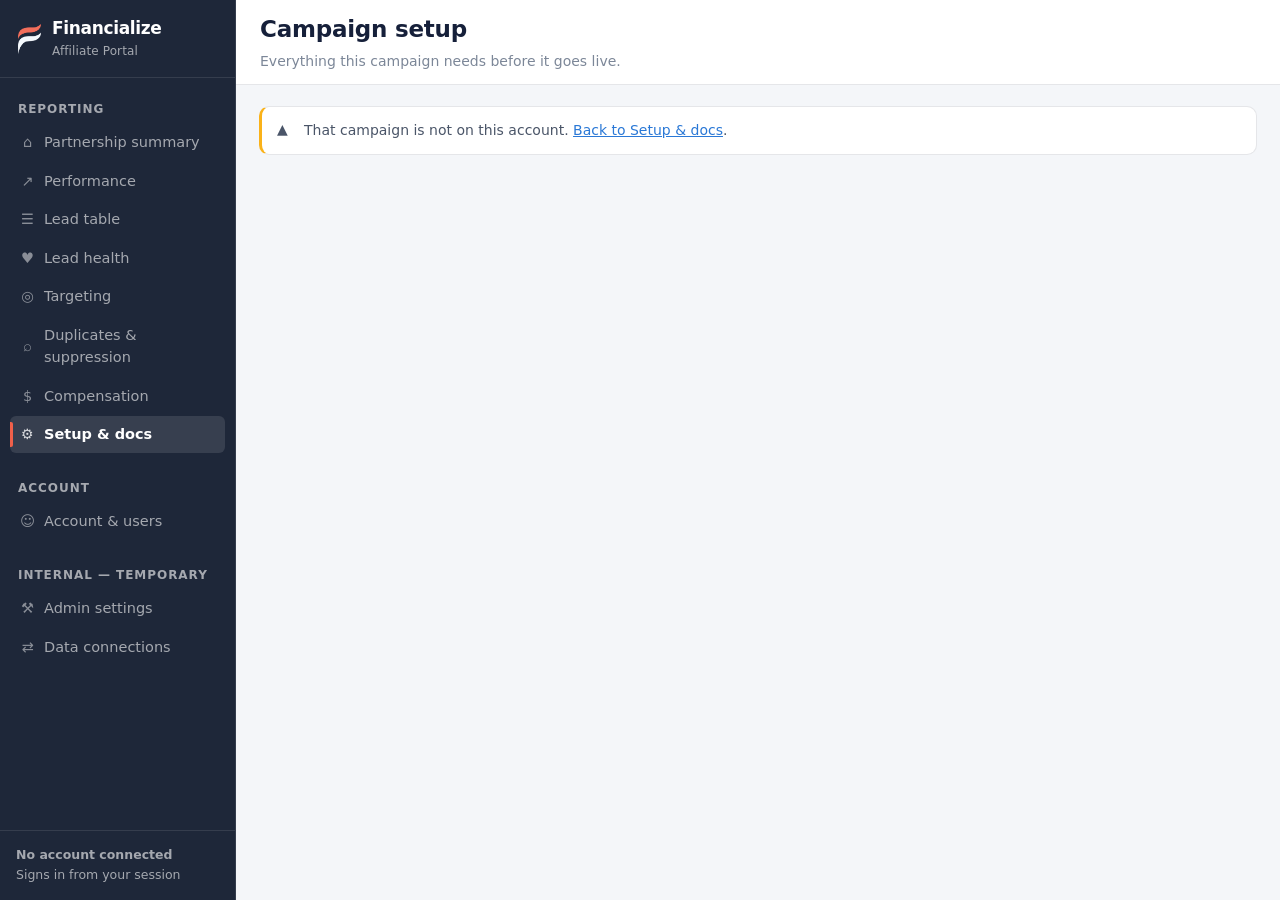
<file: campaign-setup.html>
<!DOCTYPE html>
<html lang="en">
<head>
<meta charset="utf-8">
<meta name="viewport" content="width=device-width, initial-scale=1">
<title>Campaign setup — Financialize Partner Portal</title>
<link rel="stylesheet" href="assets/css/dashboard.css">
</head>
<body>

<div class="app">
  <aside class="sidebar" data-shell="sidebar"></aside>

  <div class="main">
    <header class="topbar" data-shell="topbar"></header>

    <div class="content">

      <!-- Terms strip: everything agreed with Logan, read-only by design.
           There is deliberately NO edit affordance on any of it. -->
      <section class="card">
        <div class="card-head">
          <div>
            <h2 id="camp-name"></h2>
            <p class="sub" id="camp-sub"></p>
          </div>
          <div class="spacer"></div>
          <div id="camp-progress"></div>
        </div>
        <div class="card-body">
          <div id="terms-chips" style="display:flex;gap:8px;flex-wrap:wrap"></div>
        </div>
        <div class="card-foot">
          <span>These terms were agreed with Logan before this campaign was created. To change
          any of them, <a href="mailto:logan@financialize.com">contact him directly</a> — they
          are not editable here.</span>
        </div>
      </section>

      <section class="card">
        <div class="card-head">
          <div>
            <h2>Setup steps</h2>
            <p class="sub" id="steps-sub"></p>
          </div>
        </div>
        <div class="card-body" id="steps"></div>
      </section>

    </div>
  </div>
</div>

<script src="assets/data/dataset.js"></script>
<script src="assets/js/data.js"></script>
<script src="assets/js/health.js"></script>
<script src="assets/js/charts.js"></script>
<script src="assets/js/app.js"></script>
<script src="assets/js/tables.js"></script>
<script>
(function () {
  'use strict';
  var D = FZData, A = FZApp;

  var state = A.params();
  var q = new URLSearchParams(location.search);
  var su = D.campaignSetup(state.partnerId, q.get('campaign'));

  A.shell(state, {
    active: 'setup.html',
    title: 'Campaign setup',
    /* Tense follows the campaign: a live campaign's page is its setup
       RECORD, not a to-do list. */
    subtitle: su && su.complete
      ? 'This campaign is live — its setup record, tracking link and pixel.'
      : 'Everything this campaign needs before it goes live.'
  });

  if (!su) {
    document.querySelector('.content').innerHTML =
      '<div class="notice notice-warn"><span class="ico">▲</span><div>' +
      'That campaign is not on this account. ' +
      '<a href="' + A.linkTo('setup.html', state) + '">Back to Setup &amp; docs</a>.</div></div>';
    return;
  }

  var c = su.campaign;

  /* ---- header ------------------------------------------------------------ */
  document.getElementById('camp-name').textContent = c.name;
  document.getElementById('camp-sub').textContent = 'Campaign ID (CID): ' + c.id;
  document.getElementById('camp-progress').innerHTML = su.complete
    ? '<span class="badge badge-good"><span class="dot"></span>Live</span>'
    : '<span class="badge badge-info"><span class="dot"></span>In setup — step ' +
      (su.doneCount + 1) + ' of ' + su.steps.length + '</span>';

  var METHOD_LABEL = { lp: 'Financialize landing pages', api: 'API integration' };
  var COMP_LABEL = su.isRev
    ? 'Revenue share — ' + Math.round((c.revSharePct || 0) * 100) + '%'
    : 'Cost per lead';
  document.getElementById('terms-chips').innerHTML =
    [['Product', c.product],
     ['Traffic', su.trafficSource === 'email' ? 'Email' : 'Non-email'],
     ['Integration', METHOD_LABEL[su.method]],
     ['Compensation', COMP_LABEL]].map(function (t) {
      return '<span class="badge"><strong>' + t[0] + '</strong>&nbsp;' + A.esc(t[1]) + '</span>';
    }).join('');

  document.getElementById('steps-sub').textContent = su.complete
    ? 'This campaign is live. The steps below are its setup record.'
    : 'Work them top to bottom — each step says whose move it is.';

  /* ---- step bodies -------------------------------------------------------- */
  /* The mailto that used to send creatives to compliance went with the upload
     panel — offering both would leave an inbox route that bypasses the
     approval record. */

  function mono(txt) {
    return '<div style="font-family:ui-monospace,monospace;font-size:12px;padding:9px 12px;' +
      'border:1px solid var(--border);border-radius:6px;background:var(--surface-2);' +
      'color:var(--ink-2);overflow-x:auto;white-space:nowrap">' + txt + '</div>';
  }
  function copyRow(label, url) {
    return '<div style="margin:8px 0">' +
      '<div class="tile-label" style="margin-bottom:4px">' + A.esc(label) + '</div>' +
      '<div style="display:flex;gap:8px;align-items:center">' +
        '<div style="flex:1;font-family:ui-monospace,monospace;font-size:12px;padding:9px 12px;' +
          'border:1px solid var(--border);border-radius:6px;background:var(--surface-2);' +
          'color:var(--ink-2);overflow-x:auto;white-space:nowrap">' + A.esc(url) + '</div>' +
        '<button type="button" class="btn btn-sm" data-copy="' + A.esc(url) + '">Copy</button>' +
      '</div></div>';
  }

  /* The mock tracking/test URLs are placeholders for admin-generated URLs —
     ADMIN-MAPPING §7d. Real ones come off the campaign record. */
  var domain = c.product === 'Life' ? 'lead.lifepolicyexpress.com' : 'lead.annuities.net';
  var baseTrackingUrl = 'https://' + domain + '/?cid=' + c.id;
  var testUrl = 'https://' + domain + '/?cid=' + c.id + '&test=1';

  /* Which tracking parameters ride on the URL. All OFF by default — the
     affiliate ticks only what they actually pass, so the copied URL never
     carries placeholder keys their system won't fill. Selection persists
     per campaign so the copied URL survives a reload. */
  var paramSel = (function () {
    var all = {};
    D.TRACKING_PARAMS.forEach(function (g) {
      g.keys.forEach(function (k) { all[k] = false; });
    });
    try {
      var raw = sessionStorage.getItem('fz_trkparams_' + state.partnerId + '_' + c.id);
      if (raw) {
        var on = JSON.parse(raw);
        on.forEach(function (k) { if (k in all) all[k] = true; });
      }
    } catch (e) {}
    return all;
  })();
  function persistParams() {
    var on = Object.keys(paramSel).filter(function (k) { return paramSel[k]; });
    try { sessionStorage.setItem('fz_trkparams_' + state.partnerId + '_' + c.id, JSON.stringify(on)); }
    catch (e) {}
  }
  function trackingUrlNow() {
    var qs = [];
    D.TRACKING_PARAMS.forEach(function (g) {
      g.keys.forEach(function (k) { if (paramSel[k]) qs.push(k + '={' + k + '}'); });
    });
    return baseTrackingUrl + (qs.length ? '&' + qs.join('&') : '');
  }

  function bodyTracking() {
    var h = '<p style="margin-top:0">Send your traffic to this link. Tick the tracking ' +
      'parameters you pass and they\'re added to the URL — each <code>{value}</code> is a ' +
      'placeholder your system fills in. Sub-IDs are the ones worth passing: they get you ' +
      'per-source feedback and per-source pricing, and protect your strong sources from ' +
      'weaker ones.</p>' +
      D.TRACKING_PARAMS.map(function (g) {
        return '<div style="margin:8px 0 2px"><span class="tile-label">' + A.esc(g.group) + '</span></div>' +
          '<div style="display:flex;gap:4px 12px;flex-wrap:wrap">' +
          g.keys.map(function (k) {
            return '<label style="display:inline-flex;align-items:center;gap:5px;font-size:12.5px;' +
              'font-family:ui-monospace,monospace;cursor:pointer">' +
              '<input type="checkbox" data-trkparam="' + k + '"' + (paramSel[k] ? ' checked' : '') + '>' +
              A.esc(k) + '</label>';
          }).join('') + '</div>';
      }).join('') +
      '<div id="tracking-url-row">' + copyRow('Your tracking URL', trackingUrlNow()) + '</div>';
    if (su.method === 'api') {
      var spec = D.API_SPECS[c.product === 'Life' ? 'life' : 'annuity'];
      var doc = D.documentsFor(state.partnerId).filter(function (d) { return d.key === spec.docKey; })[0];
      h = '<p style="margin-top:0">You post leads directly to our API — the linked ' +
        'documentation is the spec. Your campaign ID below goes on every post.</p>' +
        copyRow('Endpoint', spec.endpoint) +
        copyRow('Your campaign_id', String(c.id)) +
        '<p style="margin:10px 0 4px"><a class="btn btn-sm" ' +
        (doc && doc.url ? 'href="' + A.esc(doc.url) + '" target="_blank" rel="noopener"' : '') +
        '>' + A.esc(c.product) + ' API documentation ↗</a></p>';
    } else {
      /* The LP path's spec doc, mirroring the API path's link above. Pulled
         from the registry by key, so the URL lives in one place. */
      var lpDoc = D.documentsFor(state.partnerId).filter(function (d) { return d.key === 'landing_pages'; })[0];
      if (lpDoc && lpDoc.url) {
        h += '<p style="margin:10px 0 4px"><a class="btn btn-sm" href="' + A.esc(lpDoc.url) +
          '" target="_blank" rel="noopener">Landing page instructions ↗</a></p>';
      }
    }
    if (su.trafficSource === 'email') {
      var unsub = D.UNSUB_LINKS[c.product === 'Life' ? 'life' : 'annuity'].replace('{cid}', c.id);
      h += '<div class="tile-label" style="margin-top:14px">Email traffic — your unsubscribe links</div>' +
        '<p style="margin:4px 0 0;font-size:13px;color:var(--ink-2)">Every creative you send ' +
        'must carry an unsubscribe link. These are yours for this campaign, CID already filled in. ' +
        'The <code>&amp;email=</code> version takes the subscriber address from your platform\'s ' +
        'merge field.</p>' +
        copyRow('Standard', unsub) +
        copyRow('With merge field', unsub + '&email=');
    }
    return h;
  }

  function bodyPixel() {
    var intro = su.isRev
      ? '<p style="margin-top:0">You are on revenue share, so you\'ll want to know when a lead ' +
        'converts. Paste your postback pixel URL below. <strong>We place it on the campaign\'s ' +
        'thank-you page and gate it ourselves — it fires only on accepted leads</strong>, passing ' +
        'your transaction ID, sale amount and xsubid through dynamic parameters.</p>'
      : '<p style="margin-top:0">On our landing pages, conversion tracking is optional for ' +
        'cost-per-lead campaigns — most CPL partners skip it. If you do want accepted leads ' +
        'passed back to your system, paste your pixel URL and we\'ll place and gate it for you.</p>';
    var h = intro +
      /* The wrong-pixel guard: what belongs in this box, and what does not. */
      '<div class="notice notice-info" style="margin:10px 0">' +
        '<span class="ico">◆</span><div style="font-size:13px">' +
        '<strong>What goes here: a URL, not a code snippet.</strong> Your pixel is the ' +
        '<em>postback URL from your own tracking system</em> — the address that, when loaded, ' +
        'records a conversion on your side. We place it on our thank-you page as a 1×1 iframe ' +
        'and it fires only when a lead is <strong>accepted</strong>.' +
        '<ul style="margin:8px 0 0;padding-left:18px">' +
        '<li>If your platform hands you an HTML tag, paste just the <code>src</code> URL from ' +
          'inside it — not the whole tag.</li>' +
        '<li>Not a JavaScript snippet, and not a platform pixel ID (a Facebook or Google pixel ' +
          'belongs on <em>your</em> pages, not here).</li>' +
        '<li>Dynamic values we fill in when it fires: <code>{transaction_id}</code> · ' +
          '<code>{sale_amount}</code> · <code>{xsubid}</code>.</li>' +
        '<li>Need more than one pixel? Send the second to Logan and we\'ll add it.</li>' +
        '</ul></div></div>';
    if (su.pixelUrl) {
      h += '<div class="tile-label">Pixel on file</div>' + mono(A.esc(su.pixelUrl)) +
        '<div style="display:flex;gap:8px;margin-top:10px">' +
        '<button type="button" class="btn btn-sm" id="pixel-edit">Replace pixel URL</button></div>' +
        '<p style="font-size:12.5px;color:var(--ink-muted);margin:8px 0 0">Changing your pixel ' +
        'notifies Logan and is re-verified with a test lead before it takes effect.</p>';
    } else if (su.pixelSkipped) {
      h += '<p><span class="badge"><span class="dot"></span>Skipped — no pixel on this campaign' +
        '</span>&nbsp;<button type="button" class="btn btn-sm" id="pixel-edit">Add one anyway</button></p>';
    } else {
      h += '<form id="pixel-form" style="display:flex;gap:8px;flex-wrap:wrap;align-items:center">' +
        '<input type="url" id="pixel-url" required placeholder="https://track.yournetwork.com/postback?tid={transaction_id}&amp;amt={sale_amount}" ' +
          'style="flex:1;min-width:280px">' +
        '<button type="submit" class="btn btn-primary">Submit pixel URL</button>' +
        (su.isRev ? '' : '<button type="button" class="btn btn-sm" id="pixel-skip">I don\'t need a pixel</button>') +
        '</form>';
    }
    return h;
  }

  function bodyIntegrate() {
    var spec = D.API_SPECS[c.product === 'Life' ? 'life' : 'annuity'];
    return '<p style="margin-top:0">Build your post against the documentation linked in step 1. ' +
      'The three things that cause nearly every setup problem:</p>' +
      '<ul class="checklist">' +
      '<li><span class="mark">1</span><span><strong>Headers.</strong> Send ' +
        '<code>Content-Type: application/json</code> and <code>response_format</code> in the body — ' +
        'missing headers are the usual cause of 403s.</span></li>' +
      '<li><span class="mark">2</span><span><strong>Exact option text.</strong> ' + A.esc(spec.note) +
        '</span></li>' +
      '<li><span class="mark">3</span><span><strong>Consumer Blocked.</strong> Repeating the same ' +
        'email, phone or IP — normal during testing — trips our block. Tell Logan and we\'ll ' +
        'whitelist your testing IP.</span></li></ul>' +
      '<div class="tile-label" style="margin-top:12px">Required fields — every one, on every post</div>' +
      '<p style="font-size:13px;color:var(--ink-2);margin:4px 0 8px">A post missing any of ' +
      'these is rejected before it reaches a single filter. The linked documentation is the ' +
      'spec — option lists below are abbreviated, the doc has the exact strings.</p>' +
      '<div class="table-wrap"><table class="data"><tbody>' +
      spec.required.map(function (r) {
        return '<tr><th style="width:34%;text-align:left;font-weight:600;' +
          'font-family:ui-monospace,monospace;font-size:12px">' + A.esc(r.f) + '</th>' +
          '<td style="font-size:12.5px">' + A.esc(r.n) + '</td></tr>';
      }).join('') + '</tbody></table></div>' +
      '<p style="font-size:13px;color:var(--ink-2);margin-top:10px">Pass your tracking keys on every post — ' +
      '<code>subid</code>, <code>xsubid</code>, <code>transid</code> and the rest are in the doc. ' +
      'A successful post returns your <code>lead_id</code>; the response tells you accepted or ' +
      'rejected per lead.</p>' +
      (su.isRev ? '<p style="font-size:13px;color:var(--ink-2)">Revenue share: we\'ll also set up ' +
        'a conversion postback with you so you hear about every sale — Logan coordinates this ' +
        'during setup.</p>' : '') +
      (su.live ? '' :
        '<button type="button" class="btn btn-primary" id="integrate-ready">My integration is ready</button>');
  }

  /* Creatives are UPLOADED here now, not emailed (process change Aug 19).
     The panel is the same component the Targeting page uses, so a partner
     changing creatives later meets the identical control. The mail route is
     gone rather than offered alongside — two routes means a stale inbox and
     an approval record with holes in it. */
  function bodyCreatives() {
    return '<p style="margin-top:0">Build your own and iterate as you see fit. The one thing we ' +
      'hold to is that <strong>every creative gets a compliance review before it runs</strong> \u2014 ' +
      'upload what you plan to use and we will come back to you, usually within two business ' +
      'days.</p>' +
      '<ul class="checklist">' +
      '<li><span class="mark">\u2713</span><span>Educational framing: financial security, income ' +
        'protection, retirement stability.</span></li>' +
      '<li><span class="mark">\u2715</span><span>No fear tactics, urgency pressure, or guaranteed-' +
        'returns claims.</span></li></ul>' +
      '<div id="creatives-panel" style="margin-top:12px"></div>' +
      '<p style="font-size:12.5px;color:var(--ink-muted);margin:10px 0 0">Questions about a ' +
      'creative go to ' + A.esc(D.COMPLIANCE_CONTACT.name) + ' (' +
      A.esc(D.COMPLIANCE_CONTACT.email) + ').</p>';
  }

  function bodyTest() {
    var h;
    if (su.method === 'lp') {
      h = '<p style="margin-top:0">Open your test URL — it loads the landing page with test ' +
        'parameters attached. <strong>Send two test leads: one that should be accepted, and one ' +
        'that should be rejected</strong> (break a criteria rule on purpose — an age outside the ' +
        'band works). Accepted must ' + (su.pixelUrl ? 'fire your pixel; rejected must not.'
          : 'come back accepted; rejected must not.') + ' That proves the whole path, not half ' +
        'of it. On every test:</p>' +
        '<ul class="checklist">' +
        '<li><span class="mark">·</span><span>First name <strong>' + A.esc(D.TEST_LEAD.firstName) +
          '</strong> — how our team spots test rows.</span></li>' +
        '<li><span class="mark">·</span><span>ZIP code <strong>' + A.esc(D.TEST_LEAD.zip) +
          '</strong></span></li>' +
        '<li><span class="mark">·</span><span>A <strong>unique email and phone</strong> every ' +
          'test — duplicates get rejected.</span></li></ul>' +
        copyRow('Test URL', testUrl) +
        '<p style="font-size:13px;color:var(--ink-2)">Testing through your own tracking link ' +
        'instead is fine — many partners do, to prove the whole redirect chain. Just make sure ' +
        'it ends up at this address, with your tracking parameters filled with test values.</p>' +
        '<p style="font-size:13px;color:var(--ink-2)">We confirm the accepted lead on our side' +
        (su.pixelUrl ? ', and you confirm your pixel fired with the right transaction ID and ' +
          'amount — and stayed silent on the rejected one. Both confirmations = tested.' : '.') + '</p>';
    } else {
      h = '<p style="margin-top:0">There is no separate test endpoint — your first test posts ' +
        'to production. <strong>Send two test leads: one that should be accepted, and one that ' +
        'should be rejected</strong> (break a criteria rule on purpose — an age outside the band ' +
        'works). The response tells you which way each went; seeing both proves the whole path, ' +
        'not half of it. On every test post, use first name <strong>' +
        A.esc(D.TEST_LEAD.firstName) + '</strong>, ZIP <strong>' + A.esc(D.TEST_LEAD.zip) +
        '</strong>, and a unique email and phone.</p>' +
        '<p style="font-size:13px;color:var(--ink-2)">We verify both test leads on our side and ' +
        'confirm with you before go-live.</p>';
    }
    if (!su.live) {
      var st = su.steps.filter(function (s) { return s.key === 'test'; })[0].state;
      h += st === 'waiting'
        ? '<p><span class="badge badge-info"><span class="dot"></span>Test sent — we\'re ' +
          'verifying it now</span></p>'
        : '<button type="button" class="btn btn-primary" id="test-sent">I\'ve sent my test lead</button>';
    }
    return h;
  }

  function bodyLive() {
    return su.live
      ? '<p style="margin-top:0">This campaign is live. Watch it on ' +
        '<a href="' + A.linkTo('performance.html', state, { campaign: c.id }) + '">Performance</a> ' +
        'and the <a href="' + A.linkTo('leads.html', state, { campaign: c.id }) + '">lead table</a>.</p>'
      : '<p style="margin-top:0">Once your test lead is verified, we flip this campaign live ' +
        'and you can start sending traffic. We monitor performance and check in regularly ' +
        'through the first weeks.</p>';
  }

  var BODIES = { tracking: bodyTracking, pixel: bodyPixel, integrate: bodyIntegrate,
                 creatives: bodyCreatives, test: bodyTest, live: bodyLive };

  var STATE_CHIP = {
    done:    '<span class="badge badge-good"><span class="dot"></span>Done</span>',
    action:  '<span class="badge badge-warn"><span class="dot"></span>Your move</span>',
    waiting: '<span class="badge badge-info"><span class="dot"></span>With us</span>',
    todo:    '<span class="badge" style="opacity:.7"><span class="dot"></span>Upcoming</span>'
  };

  function render() {
    su = D.campaignSetup(state.partnerId, c.id);
    document.getElementById('camp-progress').innerHTML = su.complete
      ? '<span class="badge badge-good"><span class="dot"></span>Live</span>'
      : '<span class="badge badge-info"><span class="dot"></span>In setup — step ' +
        (su.doneCount + 1) + ' of ' + su.steps.length + '</span>';

    document.getElementById('steps').innerHTML = su.steps.map(function (s, i) {
      /* Normally the CURRENT step is the open one. Creatives is the
         exception on a live campaign: the steps are a record by then, and
         this is the one section a partner still comes back to — to see what
         is approved, or to send a new version. Leaving it collapsed behind a
         done-tick hides the thing they came for. */
      var open = (!su.complete && su.current && su.current.key === s.key) ||
                 (su.complete && s.key === 'creatives');
      return '<details class="setup-step"' + (open ? ' open' : '') + '>' +
        '<summary>' +
          '<span class="step-n' + (s.state === 'done' ? ' is-done' : '') + '">' +
            (s.state === 'done' ? '✓' : (i + 1)) + '</span>' +
          '<span style="flex:1;font-weight:600">' + A.esc(s.label) +
            (s.optional ? ' <span style="font-weight:400;color:var(--ink-muted)">(optional)</span>' : '') +
          '</span>' +
          STATE_CHIP[s.state] +
        '</summary>' +
        '<div class="step-body">' + BODIES[s.key]() + '</div>' +
      '</details>';
    }).join('');
    wire();
  }

  function wire() {
    document.querySelectorAll('[data-copy]').forEach(function (b) {
      b.addEventListener('click', function () {
        try { navigator.clipboard.writeText(b.dataset.copy); } catch (e) {}
        b.textContent = 'Copied';
        setTimeout(function () { b.textContent = 'Copy'; }, 1400);
      });
    });
    /* Parameter checkboxes rebuild only the URL row, so the open step and
       the rest of the page never flicker. */
    document.querySelectorAll('[data-trkparam]').forEach(function (cb) {
      cb.addEventListener('change', function () {
        paramSel[cb.dataset.trkparam] = cb.checked;
        persistParams();
        var row = document.getElementById('tracking-url-row');
        if (row) {
          row.innerHTML = copyRow('Your tracking URL', trackingUrlNow());
          row.querySelectorAll('[data-copy]').forEach(function (b) {
            b.addEventListener('click', function () {
              try { navigator.clipboard.writeText(b.dataset.copy); } catch (e) {}
              b.textContent = 'Copied';
              setTimeout(function () { b.textContent = 'Copy'; }, 1400);
            });
          });
        }
      });
    });
    var pf = document.getElementById('pixel-form');
    if (pf) pf.addEventListener('submit', function (e) {
      e.preventDefault();
      var v = document.getElementById('pixel-url').value.trim();
      if (v) { D.saveSetupState(state.partnerId, c.id, { pixelUrl: v, pixelSkipped: false }); render(); }
    });
    var ps = document.getElementById('pixel-skip');
    if (ps) ps.addEventListener('click', function () {
      D.saveSetupState(state.partnerId, c.id, { pixelSkipped: true }); render();
    });
    var pe = document.getElementById('pixel-edit');
    if (pe) pe.addEventListener('click', function () {
      D.saveSetupState(state.partnerId, c.id, { pixelUrl: null, pixelSkipped: false }); render();
    });
    var ir = document.getElementById('integrate-ready');
    if (ir) ir.addEventListener('click', function () {
      D.saveSetupState(state.partnerId, c.id, { integrationReady: true }); render();
    });
    /* The panel writes the submission itself; re-render so the step's own
       state (todo -> waiting -> done) follows it. */
    var cp = document.getElementById('creatives-panel');
    if (cp) A.creativesPanel(cp, {
      partnerId: state.partnerId, campaignId: c.id,
      onChange: function () { render(); }
    });
    var ts = document.getElementById('test-sent');
    if (ts) ts.addEventListener('click', function () {
      D.saveSetupState(state.partnerId, c.id, { testRequested: true }); render();
    });
  }

  render();

})();
</script>
</body>
</html>
</file>
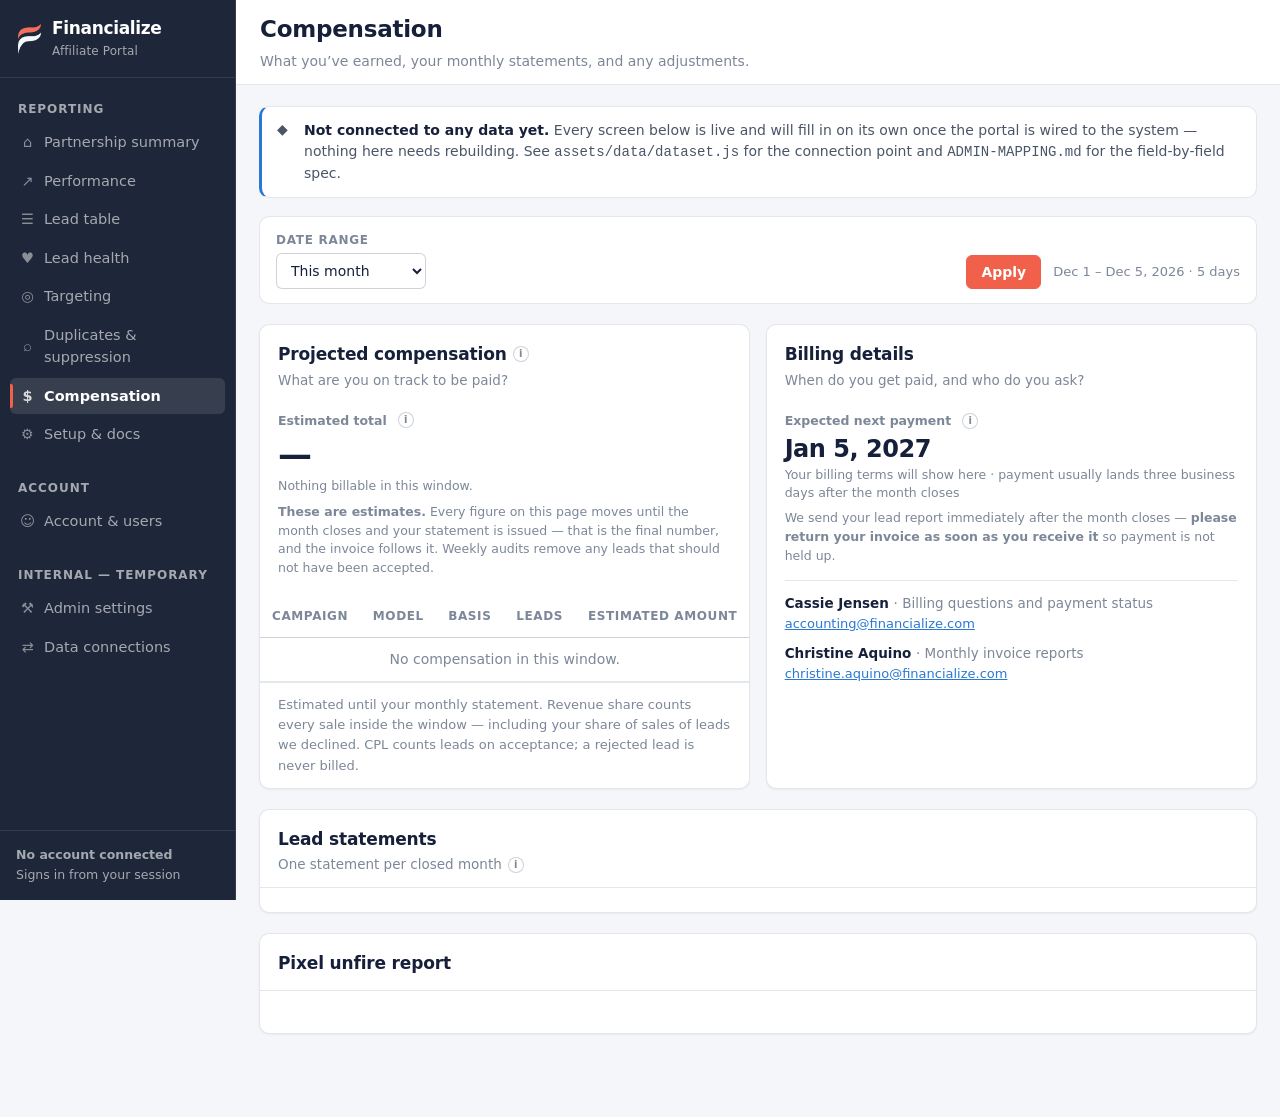
<file: compensation.html>
<!DOCTYPE html>
<html lang="en">
<head>
<meta charset="utf-8">
<meta name="viewport" content="width=device-width, initial-scale=1">
<title>Compensation — Financialize Partner Portal</title>
<link rel="stylesheet" href="assets/css/dashboard.css">
</head>
<body>

<div class="app">
  <aside class="sidebar" data-shell="sidebar"></aside>

  <div class="main">
    <header class="topbar" data-shell="topbar"></header>

    <div class="content">

      <div id="filters"></div>

      <div class="grid-2">
        <!-- What they earned in the selected window, on the basis their
             invoice actually uses. -->
        <section class="card">
          <div class="card-head">
            <div>
              <h2>Projected compensation<span id="proj-tip-host"></span></h2>
              <p class="sub" id="earned-sub"></p>
            </div>
          </div>
          <div class="card-body">
            <div class="tile-label" style="margin-top:2px" id="earned-label">Estimated total</div>
            <div class="tile-value" id="earned-total" style="font-size:34px">—</div>
            <div class="tile-sub" id="earned-basis"></div>
            <div class="tile-sub" id="earned-caveat" style="margin-top:8px;line-height:1.5"></div>
            <div id="earned-extra"></div>
          </div>
          <div class="table-wrap">
            <table class="data" id="earned-table"></table>
          </div>
          <div class="card-foot" id="earned-foot"></div>
        </section>

        <!-- Same billing card as the Partnership summary — one source of
             truth for terms, rendered in the place money questions live. -->
        <section class="card">
          <div class="card-head">
            <div>
              <h2>Billing details</h2>
              <p class="sub">When do you get paid, and who do you ask?</p>
            </div>
          </div>
          <div class="card-body">
            <div class="tile-label" style="margin-top:2px">Expected next payment<span id="nextpay-tip-host"></span></div>
            <div class="tile-value" id="billing-next" style="font-size:24px">—</div>
            <div class="tile-sub" id="billing-terms"></div>
            <div class="tile-sub" id="billing-cadence" style="margin-top:8px;line-height:1.5"></div>
            <div style="margin-top:14px;padding-top:12px;border-top:1px solid var(--border)" id="billing-contacts"></div>
          </div>
        </section>
      </div>

      <section class="card">
        <div class="card-head">
          <div>
            <h2>Lead statements</h2>
            <p class="sub" id="stmt-sub"></p>
          </div>
        </div>
        <div class="table-wrap">
          <table class="data" id="stmt-table"></table>
        </div>
        <div class="card-foot" id="stmt-foot"></div>
      </section>

      <section class="card">
        <div class="card-head">
          <div>
            <h2>Pixel unfire report</h2>
            <p class="sub" id="unfire-sub"></p>
          </div>
        </div>
        <div class="table-wrap">
          <table class="data" id="unfire-table"></table>
        </div>
        <div class="card-foot" id="unfire-foot"></div>
        <div class="card-body" id="unfire-note" style="padding-top:0"></div>
      </section>

    </div>
  </div>
</div>

<script src="assets/data/dataset.js"></script>
<script src="assets/js/data.js"></script>
<script src="assets/js/health.js"></script>
<script src="assets/js/charts.js"></script>
<script src="assets/js/app.js"></script>
<script src="assets/js/tables.js"></script>
<script>
(function () {
  'use strict';
  var D = FZData, A = FZApp;

  /* Money defaults to the month the next invoice covers, not the last 7
     days — "what will the check be" is a month-shaped question. */
  var state = A.params({ defaultRange: 'mtd' });
  var p = state.partner;

  A.shell(state, {
    active: 'compensation.html',
    title: 'Compensation',
    subtitle: 'What you’ve earned, your monthly statements, and any adjustments.'
  });

  A.filterBar(document.getElementById('filters'), state, ['range']);

  /* "−$102.00", not the "$-102.00" that fmtMoney produces on a negative. */
  function fmtSigned(n) {
    return n < 0 ? '−' + A.fmtMoney(-n) : A.fmtMoney(n);
  }

  var BASIS_TIP = {
    revshare: 'Revenue share is paid on the date a lead sells, so this window counts every sale that closed inside it — including sales of leads submitted earlier, and your share of any sale of a lead we declined.',
    cpl: 'CPL is billed on acceptance, so this window counts every lead accepted inside it. Whether it later sells does not change what you are owed.'
  };
  /* EVERY MONEY FIGURE ON THIS PAGE IS AN ESTIMATE until the month closes,
     the report goes out and the invoice is issued. That is not a hedge, it is
     how the billing actually works: weekly audits remove wrongly accepted
     leads, rev-share sales keep landing against leads already sent, and rates
     are applied at invoice time. A partner who reads any of these as final
     will reconcile against a different number and open a support ticket.

     So the word "estimated" or "projected" rides on every one of them rather
     than sitting once in a footnote. */
  var ESTIMATE_TIP = 'An estimate, not a bill. It moves until the month closes and your ' +
    'statement is issued: we audit accepted leads weekly and remove any that should not have ' +
    'been accepted, and revenue-share sales keep landing against leads you have already sent. ' +
    'Your monthly statement is the final figure and the invoice follows it.';
  var AUDIT_TIP = ESTIMATE_TIP;

  /* ---- earned this period ------------------------------------------------ */
  (function () {
    var pay = D.payoutForWindow({ partnerId: state.partnerId,
                                  from: state.range.from, to: state.range.to });

    document.getElementById('proj-tip-host').innerHTML = A.tip(ESTIMATE_TIP);
    document.getElementById('earned-sub').textContent =
      'What are you on track to be paid?';
    document.getElementById('earned-label').innerHTML =
      'Estimated total' + A.tip(ESTIMATE_TIP);
    /* $0.00 is a statement about what we owe. Blank until there is data. */
    document.getElementById('earned-total').textContent =
      (D.hasData() && (pay.known || pay.total)) ? A.fmtMoney(pay.total) : '—';

    var bits = [];
    if (pay.acceptedCount) bits.push(A.fmtInt(pay.acceptedCount) + ' accepted leads, billed on the received date');
    if (pay.soldCount) bits.push(A.fmtInt(pay.soldCount) + ' sales, paid on the sold date');
    document.getElementById('earned-basis').textContent =
      bits.join(' · ') || 'Nothing billable in this window.';
    document.getElementById('earned-caveat').innerHTML =
      '<strong>These are estimates.</strong> Every figure on this page moves until the month ' +
      'closes and your statement is issued — that is the final number, and the invoice ' +
      'follows it. Weekly audits remove any leads that should not have been accepted.';

    /* Effective CPL — moved here from Performance. CPL only, and only when
       every CPL campaign in scope has a rate on file. */
    if (pay.effectiveCpl != null) {
      document.getElementById('earned-extra').innerHTML =
        '<div style="margin-top:14px;padding-top:12px;border-top:1px solid var(--border)">' +
          '<div class="tile-label">Estimated effective cost per lead' +
            A.tip('Your CPL spend in this window divided by every lead you submitted — accepted or not. Rejected leads cost you nothing, so this reads below your rate card; the gap between the two is your acceptance rate at work.') +
          '</div>' +
          '<div class="tile-value" style="font-size:24px">' + A.fmtMoney(pay.effectiveCpl) + '</div>' +
          '<div class="tile-sub">across ' + A.fmtInt(pay.cplRaw) +
            ' leads submitted, accepted or not' +
            (pay.cplRawExcluded
              ? ' · excludes ' + A.fmtInt(pay.cplRawExcluded) +
                ' on campaigns with no rate on file'
              : '') + '</div>' +
        '</div>';
    }

    var head = '<thead><tr><th>Campaign</th><th>Model</th><th>Basis</th>' +
      '<th style="text-align:right">Leads</th>' +
      '<th style="text-align:right">Estimated amount</th></tr></thead>';
    var body = pay.campaigns.map(function (c) {
      var basis = c.comp === 'revshare' ? 'Sold date' : 'Received date';
      return '<tr>' +
        '<td><strong>' + A.esc(c.name) + '</strong></td>' +
        '<td>' + (c.comp === 'revshare' ? 'Revenue share' : 'CPL') + '</td>' +
        '<td>' + basis + A.tip(BASIS_TIP[c.comp]) + '</td>' +
        '<td style="text-align:right">' + A.fmtInt(c.count) + '</td>' +
        '<td style="text-align:right">' +
          (c.known ? A.fmtMoney(c.amount)
                   : '—' + A.tip('Your rate for this campaign is not connected yet, so we are not showing a figure rather than showing a guess. It fills in automatically once it is on your campaign record — ask your account manager if you need it sooner.')) +
        '</td></tr>';
    }).join('');
    document.getElementById('earned-table').innerHTML = head + '<tbody>' +
      (body || '<tr><td colspan="5" class="empty">No compensation in this window.</td></tr>') +
      '</tbody>';

    document.getElementById('earned-foot').innerHTML =
      'Estimated until your monthly statement. Revenue share counts every sale inside the ' +
      'window — including your share of sales of leads we declined. CPL counts leads on ' +
      'acceptance; a rejected lead is never billed.';
  })();

  /* ---- billing details (same source as the Partnership summary) ---------- */
  (function () {
    var pay = D.nextPaymentDate();
    document.getElementById('nextpay-tip-host').innerHTML =
      A.tip('The date we expect your payment to land, based on your billing terms. It follows ' +
            'the monthly statement rather than setting it — if the month closes late, this ' +
            'moves with it.');
    document.getElementById('billing-next').textContent =
      A.fmtDate(pay.date) + (pay.isToday ? ' — today' : '');
    document.getElementById('billing-terms').textContent =
      /* Blank until the billing terms are connected (B3), rather than
         crashing on a null basis. */
      (p.billingPeriod && p.billingBasis
        ? p.billingPeriod + ' · ' + p.billingBasis.charAt(0).toLowerCase() + p.billingBasis.slice(1)
        : 'Your billing terms will show here') +
      ' · payment usually lands three business days after the month closes';
    document.getElementById('billing-cadence').innerHTML =
      'We send your lead report immediately after the month closes — ' +
      '<strong>please return your invoice as soon as you receive it</strong> so payment ' +
      'is not held up.';
    document.getElementById('billing-contacts').innerHTML =
      D.BILLING_CONTACTS.map(function (c) {
        return '<div style="margin-bottom:9px">' +
          '<div style="font-size:13.5px;font-weight:600">' + A.esc(c.name) +
          ' <span style="font-weight:400;color:var(--ink-muted)">· ' + A.esc(c.note) + '</span></div>' +
          '<div style="font-size:13px"><a href="mailto:' + A.esc(c.email) + '">' + A.esc(c.email) + '</a></div>' +
        '</div>';
      }).join('');
  })();

  /* ---- lead statements ---------------------------------------------------
     Admin-linked Google Sheets, one per closed month — NOT affected by the
     date filter above. A month with no URL renders "Not linked yet", never a
     dead button (same rule as the documents library). */
  (function () {
    var st = D.leadStatementsFor(state.partnerId);

    document.getElementById('stmt-sub').innerHTML =
      'One statement per closed month' +
      A.tip('Statements are prepared in Google Sheets on the first business day after the month closes and linked here by your account manager. They are the final, reconciled version of the figures above.');

    var head = '<thead><tr><th>Statement</th><th>Generated</th><th></th></tr></thead>';

    /* Current month first, as an in-progress row — it shows the cadence
       instead of leaving the newest month mysteriously absent. */
    var rows = '<tr>' +
      '<td style="color:var(--ink-2)"><strong>' + A.esc(st.current.label) + '</strong> — in progress</td>' +
      '<td style="color:var(--ink-muted)">expected ' + A.fmtDate(st.current.expectedAt) + '</td>' +
      '<td style="text-align:right"><span class="badge badge-unsold"><span class="dot"></span>Month still open</span></td>' +
      '</tr>';

    rows += st.months.map(function (m) {
      return '<tr>' +
        '<td><strong>' + A.esc(m.label) + '</strong></td>' +
        '<td style="color:var(--ink-2)">' + A.fmtDate(m.generatedAt) + '</td>' +
        '<td style="text-align:right">' +
          (m.url
            ? '<a class="btn btn-sm" href="' + A.esc(m.url) + '" target="_blank" rel="noopener">Open in Google Sheets →</a>'
            : '<span class="badge badge-warn"><span class="dot"></span>Not linked yet</span>' +
              A.tip('Your account manager links each statement shortly after it is generated. If a recent month is missing, it is being prepared — not lost.')) +
        '</td></tr>';
    }).join('');

    document.getElementById('stmt-table').innerHTML = head + '<tbody>' + rows + '</tbody>';

    /* Affiliate-facing wording. The storage spec that used to sit here — a
       Google Sheet URL per affiliate per month — belongs in ADMIN-MAPPING
       §7e, not on a partner's screen. */
    document.getElementById('stmt-foot').innerHTML =
      'Statements are posted on the first business day after the month closes, give or take. ' +
      'A month that is not linked yet is being prepared, not missing.';
  })();

  /* ---- pixel unfire report -----------------------------------------------
     Leads unfired in the weekly audit, with affiliate-safe reasons. Reasons
     come from RETURN_REASONS only — the internal clawback_reason field stays
     forbidden along with the rest of the how-we-work-leads internals. */
  (function () {
    var rows = D.queryUnfires({ partnerId: state.partnerId,
                               from: state.range.from, to: state.range.to });
    /* Whether the unfire feed is connected is a DATA question, not a
       which-file-are-we-reading question: the columns populate when the feed
       is wired and stay blank until then, on any source. */
    var feedLive = rows.some(function (r) { return r.returnedAt || r.reason; });

    document.getElementById('unfire-sub').innerHTML =
      'Which leads came off your bill?' +
      A.tip('We audit accepted leads weekly. A lead that should not have been accepted is unfired: the charge is removed from your statement (CPL) or the share reversed (revenue share). This list is the line-by-line record, so a smaller statement never reads as us shorting you.');

    var head = '<thead><tr><th>Lead ID</th><th>Received</th><th>Campaign</th>' +
      '<th>Unfired' + (feedLive ? '' : A.tip('The date each lead was unfired is not connected yet, so this column is blank. It fills in automatically once that is wired up.')) + '</th>' +
      '<th>Reason</th>' +
      '<th style="text-align:right">Adjustment</th></tr></thead>';

    var total = 0, knownAdj = 0;
    var body = rows.map(function (r) {
      if (r.adjustment != null) { total += r.adjustment; knownAdj++; }
      var reason = r.reason && D.RETURN_REASONS[r.reason];
      return '<tr>' +
        '<td class="lead-id">' + A.esc(r.id) + '</td>' +
        '<td style="white-space:nowrap">' + A.fmtDate(r.receivedAt) + '</td>' +
        '<td>' + A.esc(r.campaignName) + '</td>' +
        '<td style="white-space:nowrap">' + (r.returnedAt ? A.fmtDate(r.returnedAt) : '—') + '</td>' +
        '<td>' + (reason
          ? '<span style="color:var(--ink-2)">' + A.esc(reason.label) + '</span>' + A.tip(reason.desc)
          : '—') + '</td>' +
        /* data-sort: the typographic minus in fmtSigned() is not parseable
           as a number, so hand the sorter the raw value. */
        '<td style="text-align:right"' +
          (r.adjustment != null ? ' data-sort="' + r.adjustment + '"' : '') + '>' +
          (r.adjustment != null ? fmtSigned(r.adjustment) : '—') +
        '</td></tr>';
    }).join('');

    document.getElementById('unfire-table').innerHTML = head + '<tbody>' +
      (body || '<tr><td colspan="6" class="empty">No leads were removed by audit in this window.</td></tr>') +
      '</tbody>';

    /* A summed total is only honest when every row's amount is known — a
       "$0.00" over 335 unknown amounts reads as a real zero. */
    document.getElementById('unfire-foot').innerHTML = rows.length
      ? '<strong>' + A.fmtInt(rows.length) + '</strong> lead' + (rows.length === 1 ? '' : 's') +
        ' unfired in this window' +
        (knownAdj === rows.length
          ? ' · total adjustment <strong>' + fmtSigned(total) + '</strong>'
          : ' · credited amounts are not connected yet')
      : 'Most weeks this list is empty — that is the audit working, not the report failing.';

    /* Blank columns need a reason a PARTNER can act on — in this case,
       "nothing, it is on us". The dependency itself (the unfire feed, and who
       owns connecting it) is tracked in ADMIN-MAPPING A9 and HANDOFF, which
       is where build state belongs. Once the feed is connected this notice
       stops rendering on its own. */
    document.getElementById('unfire-note').innerHTML = feedLive ? '' :
      '<div class="notice notice-info"><span class="ico">◆</span><div>' +
      'The unfire date, the reason and the credited amount are not connected yet, so those ' +
      'columns are blank. The lead IDs and the count are accurate — use them to reconcile a ' +
      'statement, and ask your account manager if you need the detail behind a specific row.' +
      '</div></div>';
  })();

  if (window.FZTable) FZTable.enhanceAll();

})();
</script>
</body>
</html>
</file>
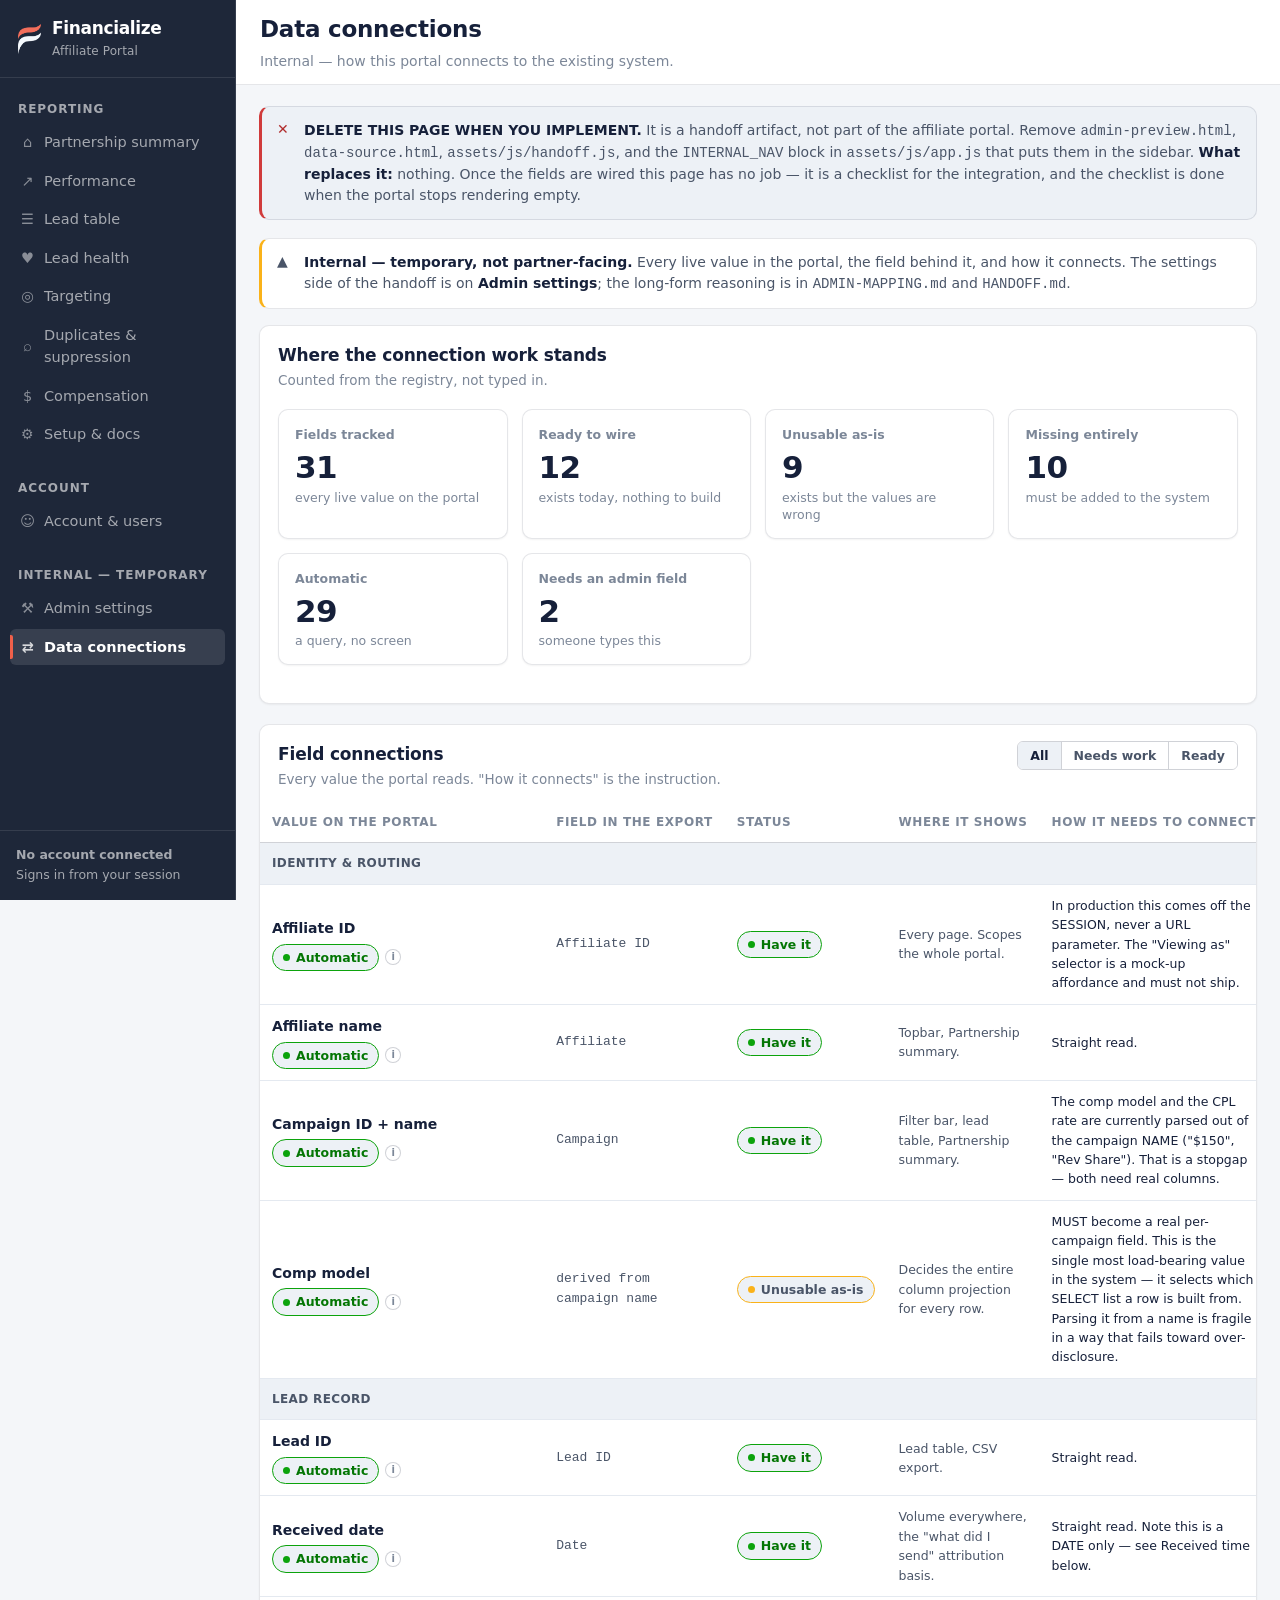
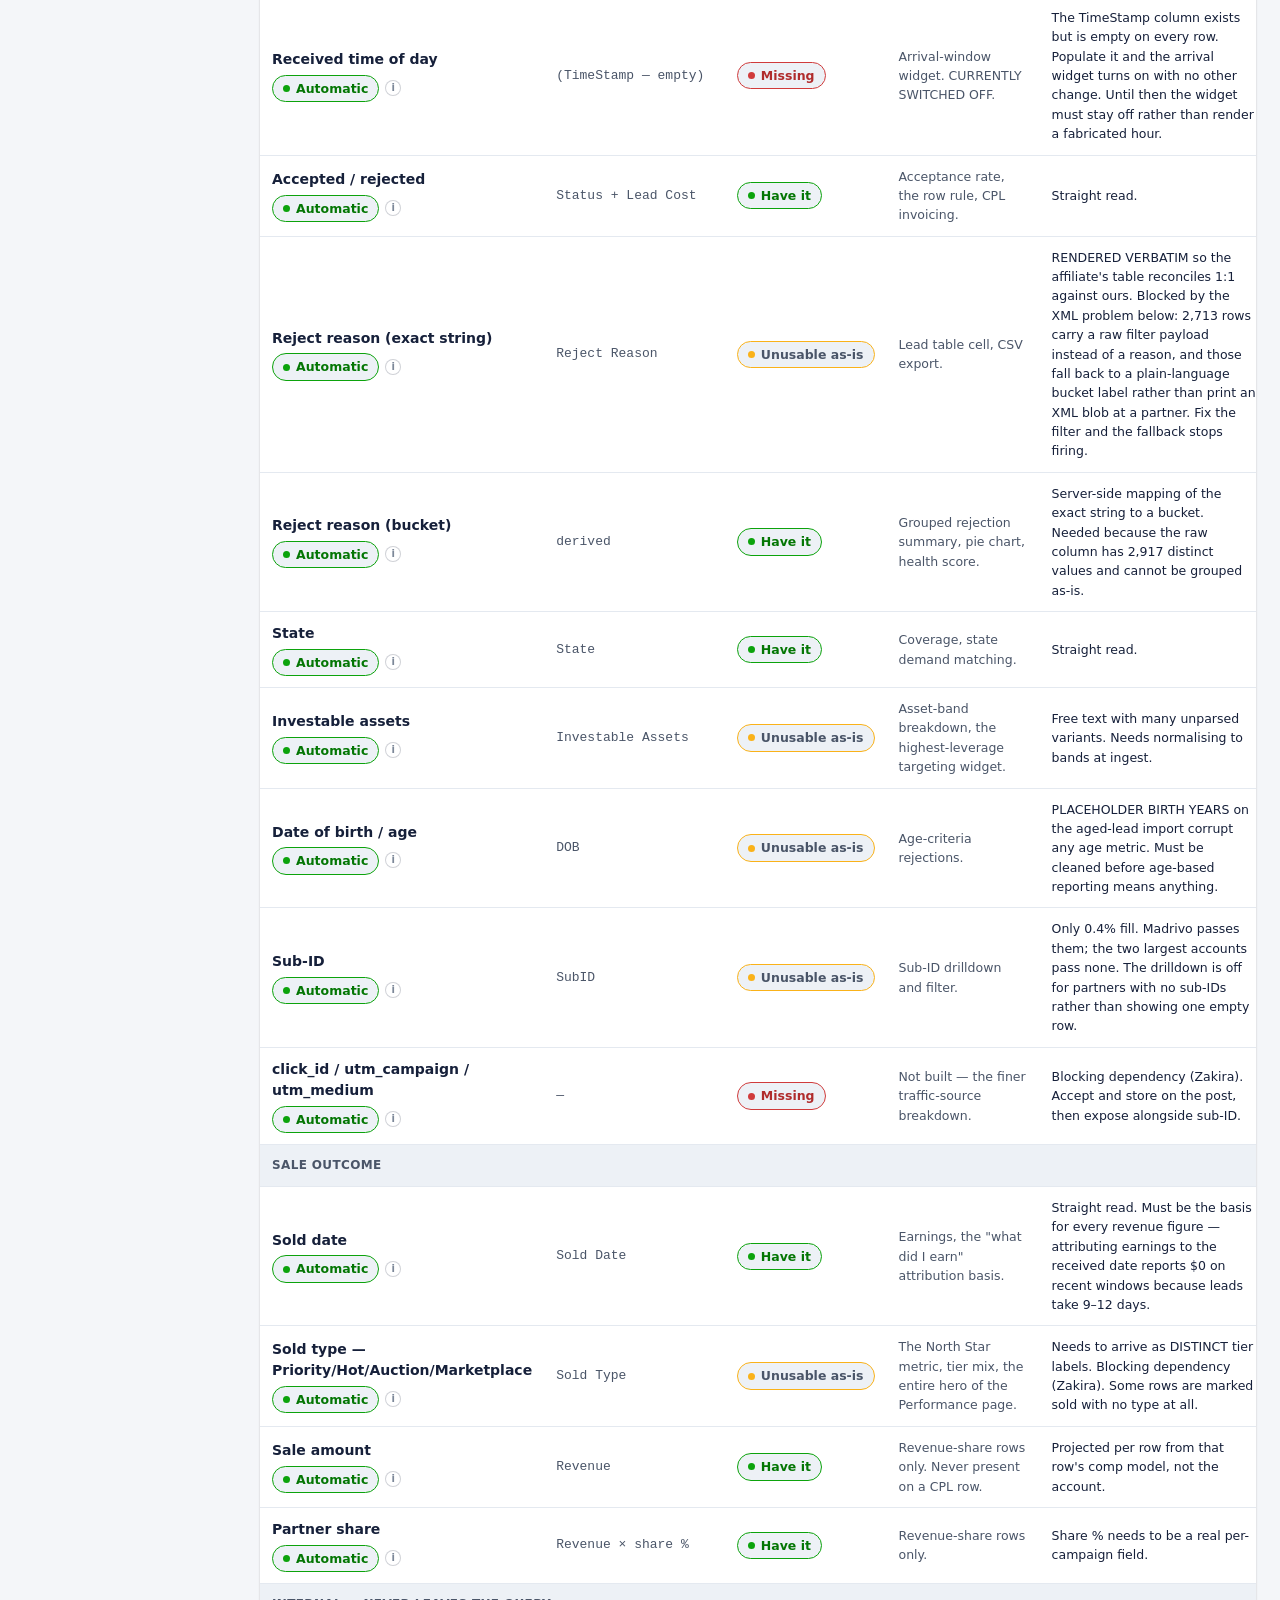
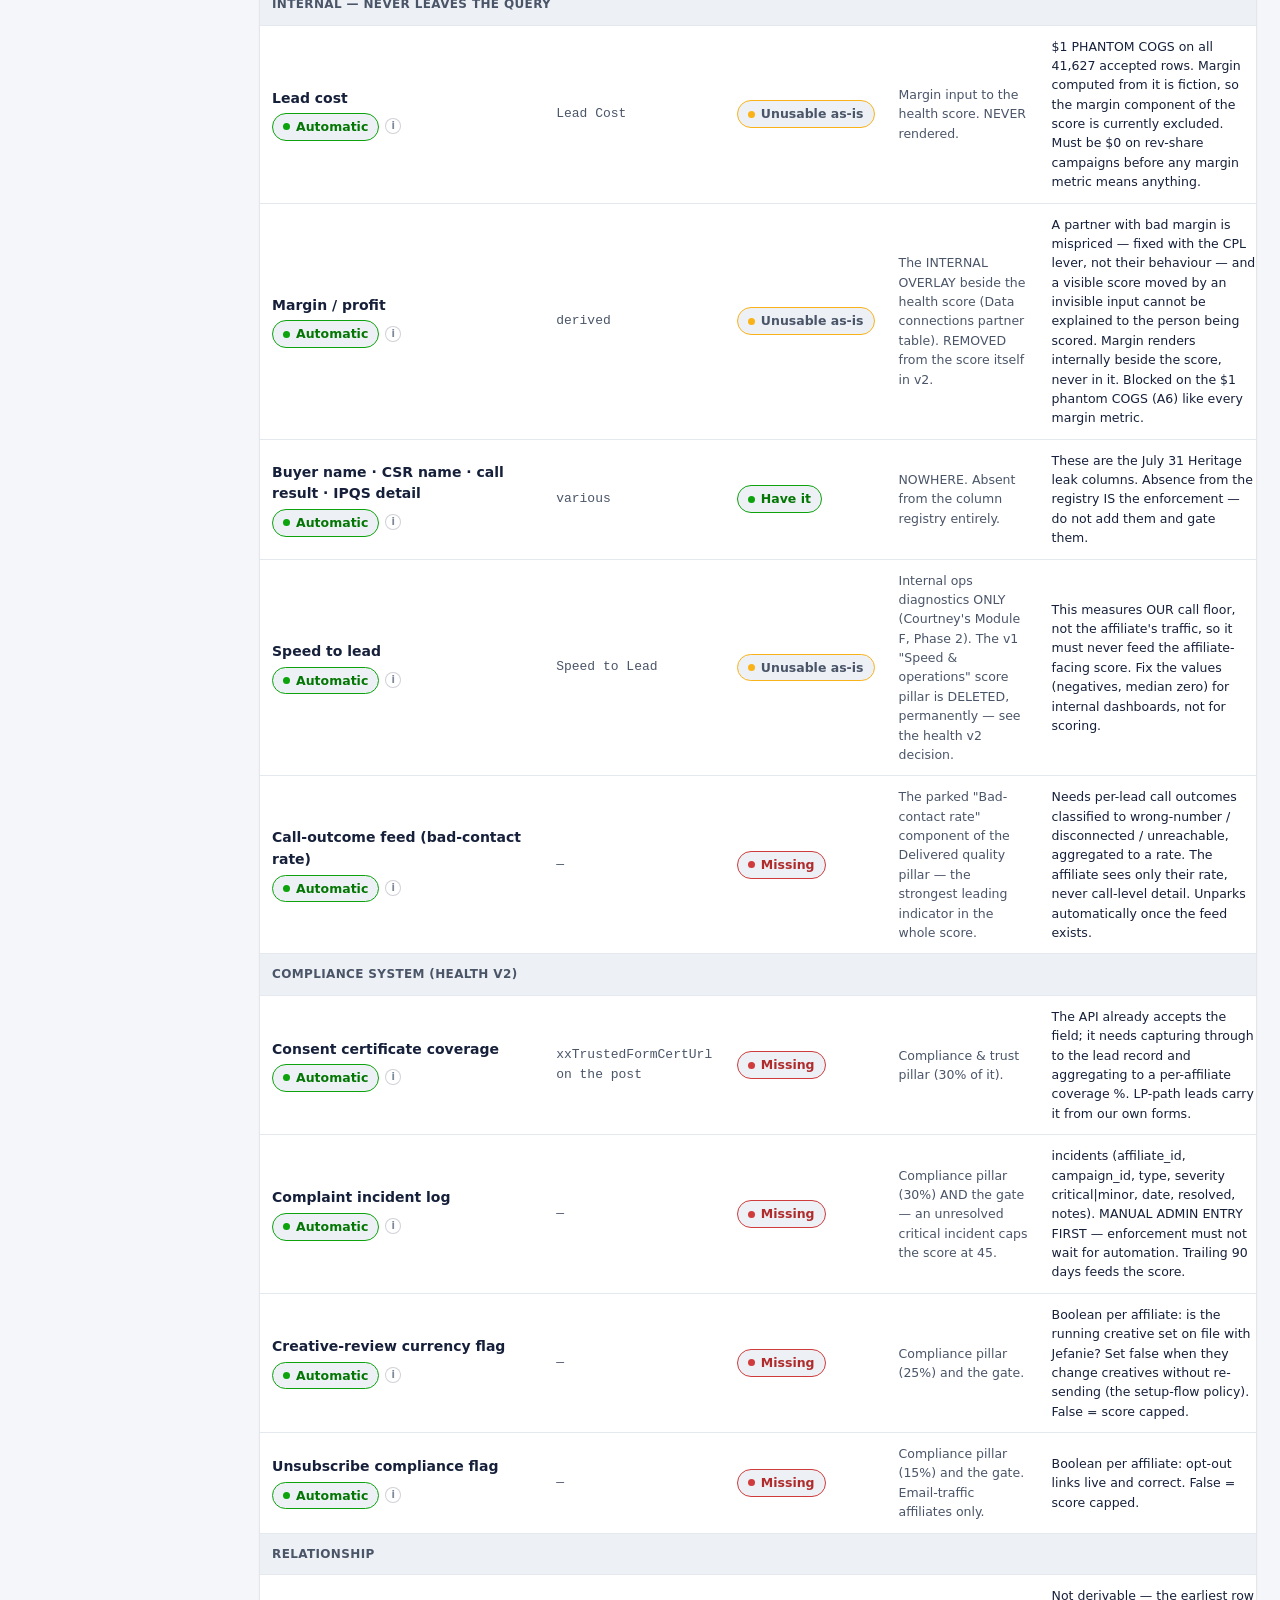
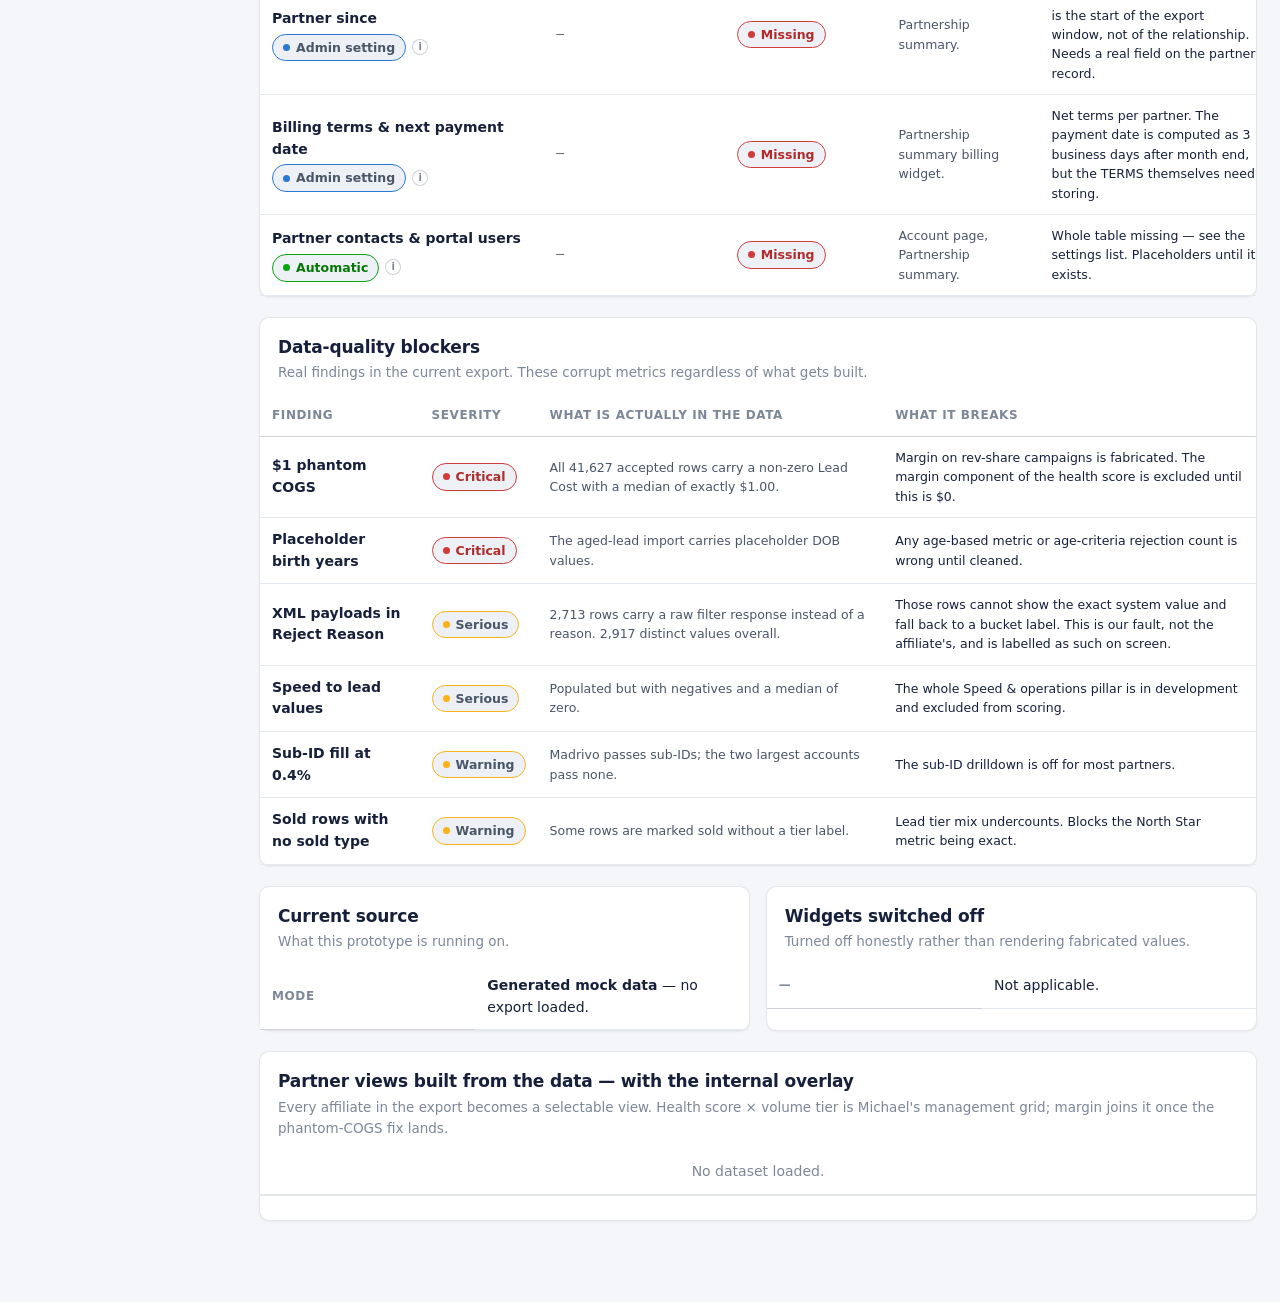
<file: data-source.html>
<!DOCTYPE html>
<html lang="en">
<head>
<meta charset="utf-8">
<meta name="viewport" content="width=device-width, initial-scale=1">
<title>Data connections (internal) — Financialize Partner Portal</title>
<link rel="stylesheet" href="assets/css/dashboard.css">
</head>
<body>

<!--
  TEMPORARY. INTERNAL. NOT PARTNER-FACING.

  This page answers one question for the dev team: how does this portal connect
  to the existing system? Every live value, the field behind it, whether we have
  that field today, and how it needs to be wired.

  It renders from assets/js/handoff.js — the same registry admin-preview.html
  reads — so the data list and the settings list cannot drift apart.

  DELETE THIS FILE, admin-preview.html, handoff.js AND THE INTERNAL_NAV ENTRY
  IN app.js BEFORE SHIPPING.
-->

<div class="app">
  <aside class="sidebar" data-shell="sidebar"></aside>

  <div class="main">
    <header class="topbar" data-shell="topbar"></header>

    <div class="content">

      <!-- DELETE-ON-IMPLEMENTATION BANNER. Deliberately the first thing on
           the page and deliberately loud: this page is scaffolding for the
           handoff, and the failure mode is that it quietly survives into
           production because it looks like part of the product. -->
      <div class="notice notice-crit" style="margin-bottom:18px">
        <span class="ico">✕</span>
        <div>
          <strong>DELETE THIS PAGE WHEN YOU IMPLEMENT.</strong>
          It is a handoff artifact, not part of the affiliate portal. Remove
          <code>admin-preview.html</code>, <code>data-source.html</code>,
          <code>assets/js/handoff.js</code>, and the <code>INTERNAL_NAV</code> block in
          <code>assets/js/app.js</code> that puts them in the sidebar.
          <strong>What replaces it:</strong> nothing. Once the fields are wired this page has no job — it is a checklist for the integration, and the checklist is done when the portal stops rendering empty.
        </div>
      </div>

      <div class="notice notice-warn">
        <span class="ico">▲</span>
        <div>
          <strong>Internal — temporary, not partner-facing.</strong>
          Every live value in the portal, the field behind it, and how it connects. The settings
          side of the handoff is on <strong>Admin settings</strong>; the long-form reasoning is in
          <code>ADMIN-MAPPING.md</code> and <code>HANDOFF.md</code>.
        </div>
      </div>

      <section class="card">
        <div class="card-head">
          <div>
            <h2>Where the connection work stands</h2>
            <p class="sub">Counted from the registry, not typed in.</p>
          </div>
        </div>
        <div class="card-body">
          <div class="tiles" id="summary"></div>
        </div>
      </section>

      <section class="card">
        <div class="card-head">
          <div>
            <h2>Field connections</h2>
            <p class="sub">Every value the portal reads. "How it connects" is the instruction.</p>
          </div>
          <div class="spacer"></div>
          <div id="field-filter"></div>
        </div>
        <div class="table-wrap">
          <table class="data" id="field-table"></table>
        </div>
      </section>

      <section class="card">
        <div class="card-head">
          <div>
            <h2>Data-quality blockers</h2>
            <p class="sub">Real findings in the current export. These corrupt metrics regardless of what gets built.</p>
          </div>
        </div>
        <div class="table-wrap">
          <table class="data" id="blocker-table"></table>
        </div>
      </section>

      <div class="grid-2">
        <section class="card">
          <div class="card-head"><div><h2>Current source</h2>
            <p class="sub">What this prototype is running on.</p></div></div>
          <div class="table-wrap"><table class="data" id="src-table"></table></div>
        </section>

        <section class="card">
          <div class="card-head"><div><h2>Widgets switched off</h2>
            <p class="sub">Turned off honestly rather than rendering fabricated values.</p></div></div>
          <div class="table-wrap"><table class="data" id="gap-table"></table></div>
        </section>
      </div>

      <section class="card">
        <div class="card-head"><div><h2>Partner views built from the data — with the internal overlay</h2>
          <p class="sub">Every affiliate in the export becomes a selectable view. Health score × volume tier
          is Michael's management grid; margin joins it once the phantom-COGS fix lands.</p></div></div>
        <div class="table-wrap"><table class="data" id="partner-table"></table></div>
        <div class="card-foot" id="partner-foot"></div>
      </section>

    </div>
  </div>
</div>

<script src="assets/data/dataset.js"></script>
<script src="assets/js/data.js"></script>
<script src="assets/js/health.js"></script>
<script src="assets/js/charts.js"></script>
<script src="assets/js/app.js"></script>
<script src="assets/js/tables.js"></script>
<script src="assets/js/handoff.js"></script>
<script>
(function () {
  'use strict';
  var D = FZData, A = FZApp, HO = FZHandoff;
  var state = A.params();

  A.shell(state, {
    active: 'data-source.html',
    title: 'Data connections',
    subtitle: 'Internal — how this portal connects to the existing system.'
  });

  function badge(status) {
    var s = HO.STATUS[status];
    return '<span class="badge ' + s.badge + '"><span class="dot"></span>' + s.label + '</span>';
  }

  /* WHO SUPPLIES IT, which is the axis the work divides on. `status` says
     whether a value exists; this says whether wiring it is a query job or an
     admin-screen job. See the KIND note in handoff.js. */
  function kindBadge(entry, listDefault) {
    var k = HO.KIND[HO.kindOf(entry, listDefault)];
    return '<span class="badge ' + k.badge + '"><span class="dot"></span>' + k.label + '</span>' +
      A.tip(k.hint);
  }

  /* ---- summary tiles ---------------------------------------------------- */
  (function () {
    var c = HO.counts(HO.FIELDS);
    var k = HO.kindCounts(HO.FIELDS, 'auto');
    var tiles = [
      { label: 'Fields tracked', value: HO.FIELDS.length, sub: 'every live value on the portal' },
      { label: 'Ready to wire', value: c.have || 0, sub: 'exists today, nothing to build' },
      { label: 'Unusable as-is', value: c.partial || 0, sub: 'exists but the values are wrong' },
      { label: 'Missing entirely', value: c.missing || 0, sub: 'must be added to the system' },
      /* The split that decides who picks the work up. */
      { label: 'Automatic', value: k.auto || 0, sub: 'a query, no screen' },
      { label: 'Needs an admin field', value: (k.human || 0) + (k.derived || 0),
        sub: 'someone types this' }
    ];
    document.getElementById('summary').innerHTML = tiles.map(function (t) {
      return '<div class="tile"><div class="tile-label">' + A.esc(t.label) + '</div>' +
        '<div class="tile-value">' + A.fmtInt(t.value) + '</div>' +
        '<div class="tile-sub">' + A.esc(t.sub) + '</div></div>';
    }).join('');
  })();

  /* ---- field table ------------------------------------------------------- */
  (function () {
    var filter = 'all';

    document.getElementById('field-filter').innerHTML =
      '<div class="view-toggle">' +
        '<button type="button" class="is-on" data-fs="all">All</button>' +
        '<button type="button" data-fs="todo">Needs work</button>' +
        '<button type="button" data-fs="have">Ready</button>' +
      '</div>';

    function render() {
      var rows = HO.FIELDS.filter(function (f) {
        if (filter === 'todo') return f.status !== 'have';
        if (filter === 'have') return f.status === 'have';
        return true;
      });

      var lastGroup = null, html = '';
      rows.forEach(function (f) {
        if (f.group !== lastGroup) {
          lastGroup = f.group;
          html += '<tr><td colspan="5" style="background:var(--surface-2);font-weight:700;' +
            'font-size:12px;letter-spacing:.03em;text-transform:uppercase;color:var(--ink-2)">' +
            A.esc(f.group) + '</td></tr>';
        }
        html += '<tr>' +
          '<td><strong>' + A.esc(f.name) + '</strong>' +
            '<div style="margin-top:4px">' + kindBadge(f, 'auto') + '</div></td>' +
          '<td class="lead-id">' + A.esc(f.source) + '</td>' +
          '<td>' + badge(f.status) + '</td>' +
          '<td style="color:var(--ink-2);font-size:12.5px">' + A.esc(f.where) + '</td>' +
          '<td style="font-size:12.5px">' + A.esc(f.how) + '</td>' +
          '</tr>';
      });

      document.getElementById('field-table').innerHTML =
        '<thead><tr><th>Value on the portal</th><th>Field in the export</th><th>Status</th>' +
        '<th>Where it shows</th><th>How it needs to connect</th></tr></thead><tbody>' +
        (html || '<tr><td colspan="5" class="empty">Nothing in this filter.</td></tr>') + '</tbody>';
    }

    document.querySelectorAll('[data-fs]').forEach(function (b) {
      b.addEventListener('click', function () {
        document.querySelectorAll('[data-fs]').forEach(function (x) { x.classList.remove('is-on'); });
        b.classList.add('is-on');
        filter = b.dataset.fs;
        render();
      });
    });
    render();
  })();

  /* ---- blockers ---------------------------------------------------------- */
  (function () {
    var TONE = { critical: 'badge-crit', serious: 'badge-warn', warning: 'badge-warn' };
    document.getElementById('blocker-table').innerHTML =
      '<thead><tr><th>Finding</th><th>Severity</th><th>What is actually in the data</th>' +
      '<th>What it breaks</th></tr></thead><tbody>' +
      HO.BLOCKERS.map(function (b) {
        return '<tr><td><strong>' + A.esc(b.name) + '</strong></td>' +
          '<td><span class="badge ' + TONE[b.severity] + '"><span class="dot"></span>' +
            b.severity.charAt(0).toUpperCase() + b.severity.slice(1) + '</span></td>' +
          '<td style="font-size:12.5px;color:var(--ink-2)">' + A.esc(b.detail) + '</td>' +
          '<td style="font-size:12.5px">' + A.esc(b.impact) + '</td></tr>';
      }).join('') + '</tbody>';
  })();

  /* ---- current source ---------------------------------------------------- */
  var n = D.datasetNotes && D.datasetNotes();

  function kv(id, rows) {
    document.getElementById(id).innerHTML = '<tbody>' + rows.map(function (r) {
      return '<tr><th style="width:44%;text-align:left;font-weight:600">' + A.esc(r[0]) + '</th>' +
        '<td>' + r[1] + '</td></tr>';
    }).join('') + '</tbody>';
  }

  if (!n) {
    kv('src-table', [['Mode', '<strong>Generated mock data</strong> — no export loaded.']]);
    kv('gap-table', [['—', 'Not applicable.']]);
    document.getElementById('partner-table').innerHTML =
      '<tbody><tr><td class="empty">No dataset loaded.</td></tr></tbody>';
    return;
  }

  kv('src-table', [
    ['Export file', '<code>' + A.esc(n.sourceFile) + '</code>'],
    ['Rows in export', A.fmtInt(n.rowsInExport)],
    ['Rows used', A.fmtInt(n.rowsUsed)],
    ['House / test rows excluded', A.fmtInt(n.houseRowsExcluded) +
      ' <span style="color:var(--ink-muted)">(Internal, Dev_test, paid search, house properties)</span>'],
    ['Date range', A.esc(n.dateFrom) + ' → ' + A.esc(n.dateTo)],
    ['Partner views', A.fmtInt(Object.keys(D.PARTNERS).length)],
    ['Campaigns', A.fmtInt(D.CAMPAIGNS.length)],
    ['PII in this dataset', '<strong style="color:var(--good-text)">None.</strong> Name, address, ' +
      'phone, email, zip and IP are never emitted by <code>tools/ingest.py</code>.']
  ]);

  kv('gap-table', [
    ['Arrival window', '<strong>Off.</strong> No time of day on any row.'],
    ['Sub-ID drilldown', '<strong>Off for most partners.</strong> ' + n.subidFillPct + '% fill.'],
    ['Speed &amp; operations pillar', '<strong>In development.</strong> Values are not usable.'],
    ['Margin in the health score', '<strong>Excluded.</strong> $1 phantom COGS.'],
    ['Partner since', '<strong>Not derivable</strong> from the export.'],
    ['Billing terms, contacts, users', '<strong>Not in the export.</strong> Placeholders.']
  ]);

  /* ---- partners + the internal overlay -----------------------------------
     Score × volume tier is the management grid from Michael's May 22 email:
     the score answers "is the traffic good", the volume tier answers "at
     what scale", and the quadrants drive scale / support / pause decisions.
     The score shown here is EXACTLY the affiliate-visible number — the
     overlay adds columns beside it, never a different number with the same
     name. Margin joins as a column once lead_cost is fixed (A6). */
  (function () {
    var H = window.FZHealth;
    function volTier(perDay) {
      if (perDay >= 100) return '100+/day';
      if (perDay >= 50) return '50+/day';
      if (perDay >= 25) return '25+/day';
      return '<25/day';
    }
    var rows = Object.keys(D.PARTNERS).map(function (id) {
      var lc = D.queryLeads({ partnerId: id, from: D.addDays(D.TODAY, -400), to: D.TODAY });
      var win = D.queryLeads({ partnerId: id, from: D.addDays(D.TODAY, -29), to: D.TODAY });
      var hs = H.score({ partnerId: id, _light: true });
      return {
        id: id, p: D.PARTNERS[id],
        camps: D.campaignsFor(id).length,
        comps: D.compsFor(id).map(function (c) { return c.label; }).join(', ') || '—',
        act: D.isPartnerActive(id),
        m: D.computeMetrics(lc, null, { rateBasis: D.rateBasisFor(id) }),
        hs: hs,
        perDay: win.length / 30
      };
    }).sort(function (a, b) { return b.m.raw - a.m.raw; });

    /* The management-grid columns (score × volume tier) lead the row — this
       table IS the grid, and the decision columns should not live a scroll
       away from the name they describe. */
    document.getElementById('partner-table').innerHTML =
      '<thead><tr><th>Affiliate</th>' +
      '<th class="num">Health</th><th>Band (internal)</th><th class="num">Leads/day (30d)</th><th>Vol tier</th>' +
      '<th>Aff ID</th><th class="num">Leads</th>' +
      '<th class="num">Accepted</th><th class="num">Sold</th><th class="num">Campaigns</th>' +
      '<th>Comp model</th><th>Status</th>' +
      '<th></th></tr></thead><tbody>' +
      rows.map(function (r) {
        return '<tr>' +
          '<td><strong>' + A.esc(r.p.name) + '</strong></td>' +
          '<td class="num" style="font-weight:700">' + r.hs.score +
            (r.hs.provisional ? '<span style="color:var(--ink-muted);font-weight:400">*</span>' : '') + '</td>' +
          '<td><span class="badge ' + r.hs.tier.badge + '"><span class="dot"></span>' +
            A.esc(r.hs.tier.internal) + '</span></td>' +
          '<td class="num">' + r.perDay.toFixed(1) + '</td>' +
          '<td style="white-space:nowrap">' + volTier(r.perDay) + '</td>' +
          '<td class="lead-id">' + A.esc(r.p.affiliateId || '—') + '</td>' +
          '<td class="num">' + A.fmtInt(r.m.raw) + '</td>' +
          '<td class="num">' + A.fmtInt(r.m.paid) + '</td>' +
          '<td class="num">' + A.fmtInt(r.m.soldAny) + '</td>' +
          '<td class="num">' + r.camps + '</td>' +
          '<td>' + A.esc(r.comps) + '</td>' +
          '<td><span class="badge ' + (r.act.active ? 'badge-good' : 'badge-warn') + '">' +
            '<span class="dot"></span>' + (r.act.active ? 'Active' : 'Inactive') + '</span></td>' +
          '<td style="text-align:right"><a class="btn btn-sm" href="' +
            A.linkTo('partnership.html', state, { partner: r.id }) + '">View →</a></td>' +
        '</tr>';
      }).join('') + '</tbody>';

    /* Michael's KPI counts, straight off the grid. */
    var over25 = rows.filter(function (r) { return r.perDay >= 25; }).length;
    var over50 = rows.filter(function (r) { return r.perDay >= 50; }).length;
    var over100 = rows.filter(function (r) { return r.perDay >= 100; }).length;
    var scaling = rows.filter(function (r) { return r.perDay >= 25 && r.hs.score >= 60; }).length;
    var danger = rows.filter(function (r) { return r.perDay >= 25 && r.hs.score < 45; }).length;
    document.getElementById('partner-foot').innerHTML =
      '<span>* provisional (&lt;100 matured). Grid counts: <strong>' + over25 + '</strong> affiliates ≥25/day · ' +
      '<strong>' + over50 + '</strong> ≥50/day · <strong>' + over100 + '</strong> ≥100/day · ' +
      '<strong>' + scaling + '</strong> scaling (≥25/day and Healthy+) · ' +
      '<strong style="color:var(--critical-text)">' + danger + '</strong> in the danger quadrant ' +
      '(≥25/day, score &lt;45).</span>';
  })();

  if (window.FZTable) FZTable.enhanceAll();

})();
</script>
</body>
</html>
</file>
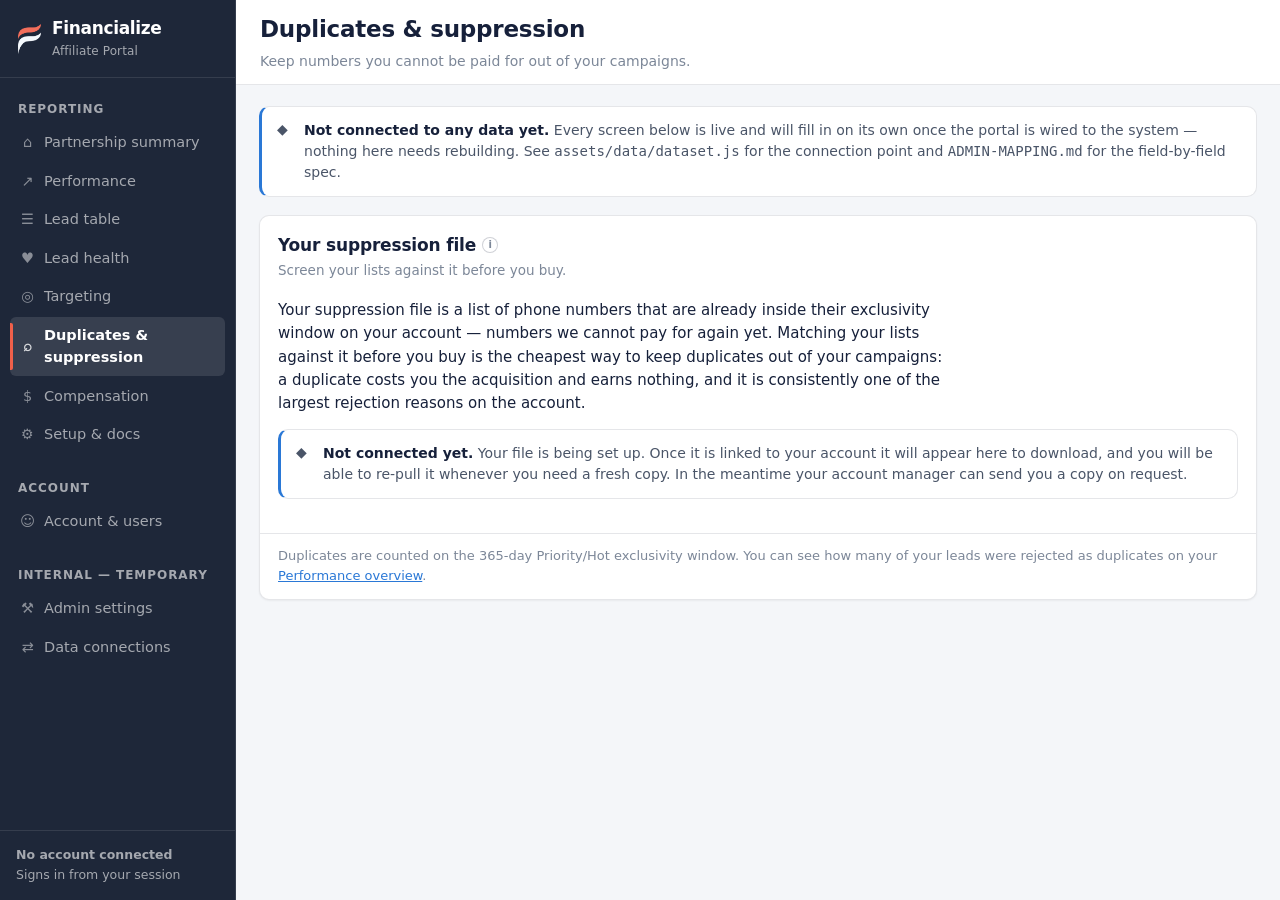
<file: duplicate-check.html>
<!DOCTYPE html>
<html lang="en">
<head>
<meta charset="utf-8">
<meta name="viewport" content="width=device-width, initial-scale=1">
<title>Duplicates &amp; suppression — Financialize Partner Portal</title>
<link rel="stylesheet" href="assets/css/dashboard.css">
</head>
<body>

<!--
  ONE CARD, ON PURPOSE.

  Rewritten Aug 19. This page previously carried a single-number lookup, a
  bulk screening tool with a rate-limit quota, a "what this returns" boundary
  card, and an internal open-questions card — all of it built around an API
  that does not exist and is not planned. Logan checked what actually runs:
  it is a suppression file, one per affiliate, and that is the whole feature.

  The page is deliberately thin. It gets built out later; until then it says
  one true thing rather than four speculative ones.
-->

<div class="app">
  <aside class="sidebar" data-shell="sidebar"></aside>

  <div class="main">
    <header class="topbar" data-shell="topbar"></header>

    <div class="content">

      <section class="card">
        <div class="card-head">
          <div>
            <h2>Your suppression file<span id="supp-tip-host"></span></h2>
            <p class="sub">Screen your lists against it before you buy.</p>
          </div>
        </div>

        <div class="card-body">
          <p style="margin:0 0 14px;max-width:70ch">
            Your suppression file is a list of phone numbers that are already inside their
            exclusivity window on your account — numbers we cannot pay for again yet. Matching
            your lists against it before you buy is the cheapest way to keep duplicates out of
            your campaigns: a duplicate costs you the acquisition and earns nothing, and it is
            consistently one of the largest rejection reasons on the account.
          </p>

          <div id="supp-state"></div>
        </div>

        <div class="card-foot" id="supp-foot"></div>
      </section>

    </div>
  </div>
</div>

<script src="assets/data/dataset.js"></script>
<script src="assets/js/data.js"></script>
<script src="assets/js/health.js"></script>
<script src="assets/js/charts.js"></script>
<script src="assets/js/app.js"></script>
<script src="assets/js/tables.js"></script>
<script>
(function () {
  'use strict';
  var D = FZData, A = FZApp;

  var state = A.params();

  A.shell(state, {
    active: 'duplicate-check.html',
    title: 'Duplicates & suppression',
    subtitle: 'Keep numbers you cannot be paid for out of your campaigns.'
  });

  (function () {
    var file = D.suppressionFileFor(state.partnerId);

    document.getElementById('supp-tip-host').innerHTML =
      A.tip('This file is specific to your account — it covers the numbers that matter for your ' +
            'campaigns, not everyone’s. A number stays on it for ' + file.windowDays +
            ' days after it sold as Priority or Hot, then drops off on its own and can be sent ' +
            'again.');

    var host = document.getElementById('supp-state');

    if (file.connected) {
      /* Connected: the file is the whole point of the card, so it leads. */
      host.innerHTML =
        '<a class="btn btn-primary btn-lg" href="' + A.esc(file.url) + '">' +
          '↓ Download your suppression file</a>' +
        '<div style="margin-top:10px;color:var(--ink-2);font-size:13.5px">' +
          (file.updatedAt ? 'Updated ' + A.fmtDate(file.updatedAt) : '') +
          (file.updatedAt && file.recordCount != null ? ' · ' : '') +
          (file.recordCount != null ? A.fmtInt(file.recordCount) + ' numbers' : '') +
        '</div>';
    } else {
      /* NOT CONNECTED. Blank plus the reason, never a sample file or an
         invented row count — see CLAUDE.md §4b. When the field is wired on
         the affiliate record this card populates on its own. */
      host.innerHTML =
        '<div class="notice notice-info"><span class="ico">◆</span><div>' +
          '<strong>Not connected yet.</strong> Your file is being set up. Once it is linked to ' +
          'your account it will appear here to download, and you will be able to re-pull it ' +
          'whenever you need a fresh copy. In the meantime your account manager can send you a ' +
          'copy on request.' +
        '</div></div>';
    }

    document.getElementById('supp-foot').innerHTML =
      '<span>Duplicates are counted on the ' + file.windowDays +
      '-day Priority/Hot exclusivity window. You can see how many of your leads were rejected ' +
      'as duplicates on your <a href="' + A.linkTo('performance.html', state) +
      '">Performance overview</a>.</span>';
  })();

})();
</script>
</body>
</html>
</file>
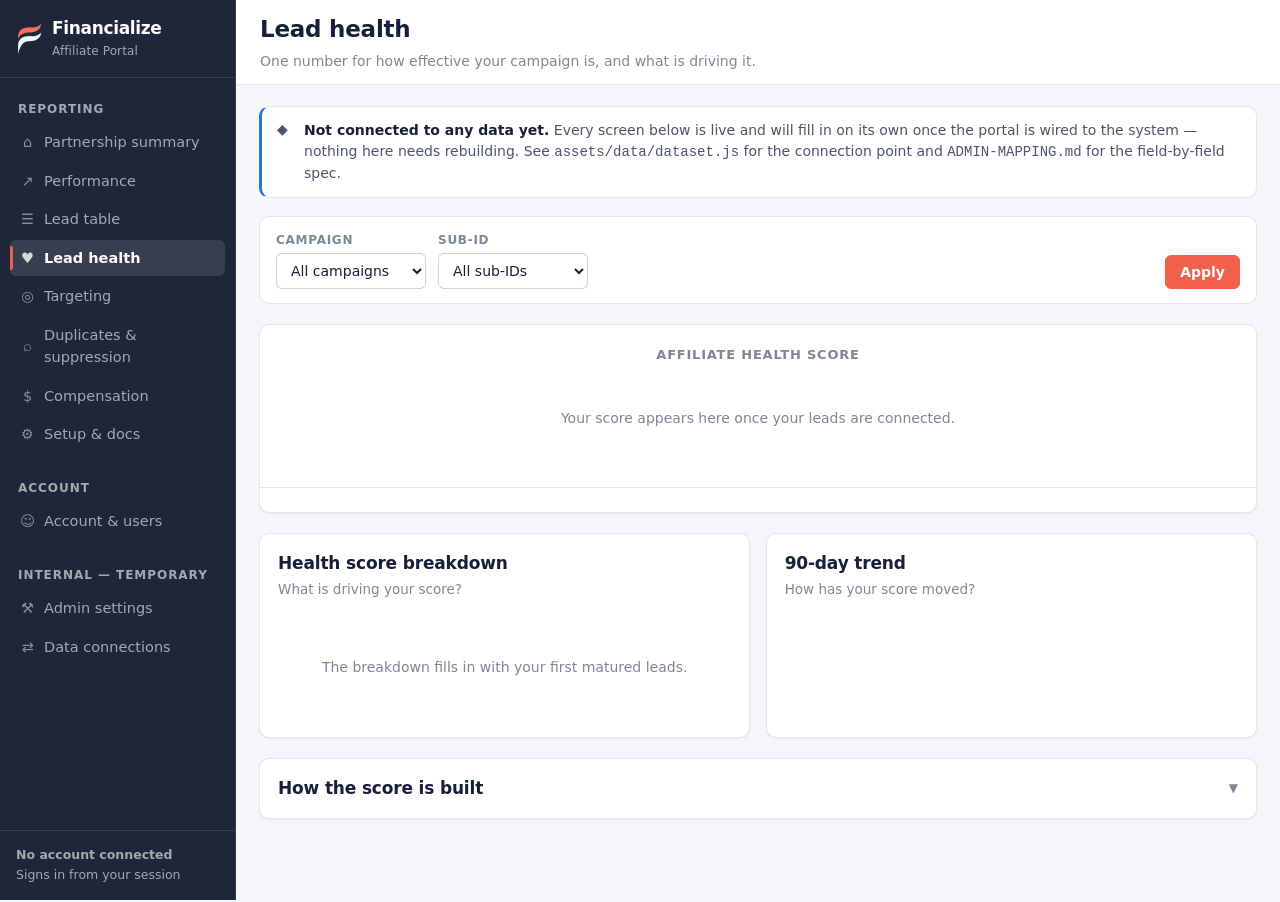
<file: health.html>
<!DOCTYPE html>
<html lang="en">
<head>
<meta charset="utf-8">
<meta name="viewport" content="width=device-width, initial-scale=1">
<title>Lead health — Financialize Partner Portal</title>
<link rel="stylesheet" href="assets/css/dashboard.css">
</head>
<body>

<div class="app">
  <aside class="sidebar" data-shell="sidebar"></aside>

  <div class="main">
    <header class="topbar" data-shell="topbar"></header>

    <div class="content">

      <div id="filter-host"></div>

      <!-- The score IS the page. One dial, same drawing as the Partnership
           summary, with everything explanatory pushed into the info button,
           hover descriptors, and the collapsible section at the bottom. -->
      <section class="card">
        <div class="card-body" style="padding-top:20px">
          <div style="display:flex;flex-direction:column;align-items:center">
            <div class="hero-label" id="score-label" style="display:flex;align-items:center"></div>
            <div id="gauge" style="margin-top:6px"></div>
            <div id="score-chips" style="display:flex;gap:8px;margin-top:10px;flex-wrap:wrap;justify-content:center"></div>
          </div>
        </div>
        <div class="card-foot" style="justify-content:center" id="window-note"></div>
      </section>

      <div class="grid-2">
        <section class="card">
          <div class="card-head">
            <div>
              <h2>Health score breakdown</h2>
              <p class="sub">What is driving your score?</p>
            </div>
          </div>
          <div class="card-body" id="pillars"></div>
        </section>

        <section class="card">
          <div class="card-head">
            <div>
              <h2>90-day trend<span id="trend-tip-host"></span></h2>
              <p class="sub">How has your score moved?</p>
            </div>
            <div class="spacer"></div>
            <div id="toggle-trend"></div>
          </div>
          <div class="card-body">
            <div class="chart-wrap" id="chart-trend"></div>
            <div class="legend" id="tier-legend" style="margin-top:8px"></div>
          </div>
        </section>
      </div>

      <section class="card" id="campaign-scores-card">
        <div class="card-head">
          <div>
            <h2>Score by campaign<span id="camp-tip-host"></span></h2>
            <p class="sub">How does each campaign score?</p>
          </div>
        </div>
        <div class="table-wrap">
          <table class="data" id="campaign-scores"></table>
        </div>
        <div class="card-foot" id="campaign-scores-foot"></div>
      </section>

      <details class="card" id="how-built">
        <summary>
          <h2>How the score is built</h2>
          <span class="chev">▼</span>
        </summary>
        <div class="card-body" id="how-built-body"></div>
        <div class="table-wrap">
          <table class="data" id="tier-table"></table>
        </div>
        <div class="card-foot">
          Refreshed every Monday. Rolling 30-day window with a 10-day maturity buffer on
          outcome metrics, so leads still inside their sales cycle are not counted against you.
        </div>
      </details>

    </div>
  </div>
</div>

<script src="assets/data/dataset.js"></script>
<script src="assets/js/data.js"></script>
<script src="assets/js/health.js"></script>
<script src="assets/js/charts.js"></script>
<script src="assets/js/app.js"></script>
<script src="assets/js/tables.js"></script>
<script>
(function () {
  'use strict';
  var D = FZData, A = FZApp, C = FZCharts, H = FZHealth;

  var state = A.params();

  A.shell(state, {
    active: 'health.html',
    title: 'Lead health',
    subtitle: 'One number for how effective your campaign is, and what is driving it.'
  });
  /* The score is defined on a rolling 30-day window, so the date-range preset
     does not apply here — only the campaign and sub-ID scope do. */
  A.filterBar(document.getElementById('filter-host'), state, ['campaign', 'subid']);

  var result = H.score({
    partnerId: state.partnerId,
    campaignId: state.campaignId,
    subid: state.subid
  });

  /* The score is named for the scope it covers: filtered to a campaign it is
     a CAMPAIGN health score, unfiltered it is the AFFILIATE health score.
     Same helper the Partnership summary and Performance overview use, so a
     partner never sees one page's number wearing another page's name. */
  var scoreName = A.healthScoreLabel(state);
  var scoreNameLower = A.healthScoreLabel(state, { lower: true });
  document.getElementById('score-label').textContent = scoreName;

  /* ONE COPY OF THE EXPLANATION, AND IT LIVES AT THE BOTTOM OF THE PAGE.
     The info button beside the score used to open a modal containing this
     same text — the same words in two places, which is how one of them goes
     stale. The button now opens the "How the score is built" section and
     scrolls to it instead.

     The pillar list and weights are read from the live engine rather than
     written out as prose, so this cannot drift away from the scoring that
     actually runs. */
  function explainHtml() {
    var live = result.pillars.filter(function (p) { return !p.parked; });
    var parked = result.pillars.filter(function (p) { return p.parked; });

    var rows = live.map(function (p) {
      var inputs = (p.parts || [])
        .filter(function (x) { return !x.parked && x.display !== undefined; })
        .map(function (x) { return A.esc(x.label); })
        .join(' · ') || '—';
      return '<tr>' +
        '<td><strong>' + A.esc(p.label) + '</strong></td>' +
        '<td class="num">' + Math.round((p.effectiveWeight || p.weight) * 100) + '%</td>' +
        '<td style="color:var(--ink-2)">' + inputs + '</td>' +
        '</tr>';
    }).join('');

    return '' +
      '<p>Your ' + scoreNameLower + ' is a single 0&ndash;100 read on how well your traffic is ' +
      'performing, refreshed every Monday over a rolling 30-day window. It is anchored on two ' +
      'questions: <strong>does what you send turn into qualified sales at the top tiers, and ' +
      'are the leads real, reachable people.</strong> Everything else refines those two.</p>' +

      '<p>Four things keep it fair:</p>' +
      '<ul style="padding-left:18px;margin:8px 0">' +
      '<li style="margin:4px 0"><strong>You are measured against our whole partner book</strong>, ' +
        'not an invented target — a 50 means the middle of the pack, an 80 means the top.</li>' +
      '<li style="margin:4px 0"><strong>Each campaign is compared to its own class.</strong> ' +
        'Aged, fresh and life traffic convert differently by design, so an aged campaign is ' +
        'never judged against fresh numbers.</li>' +
      '<li style="margin:4px 0"><strong>Small samples are read cautiously.</strong> Rates on low ' +
        'volume are pulled toward the book average until your own data earns the number — a ' +
        'lucky or unlucky fortnight will not whipsaw your score.</li>' +
      '<li style="margin:4px 0"><strong>Leads still inside their sales cycle are excluded</strong>, ' +
        'so recent volume is never counted against you before it has had time to convert. Below ' +
        '<strong>100 matured leads</strong> the whole score is marked provisional.</li>' +
      '</ul>' +

      '<div class="table-wrap"><table class="data">' +
      '<thead><tr><th>What we measure</th><th class="num">Weight</th><th>What goes into it</th></tr></thead>' +
      '<tbody>' + rows + '</tbody></table></div>' +

      (parked.length
        ? '<p style="margin-top:14px"><strong>' +
          parked.map(function (p) { return A.esc(p.label); }).join(' and ') +
          '</strong> is in development. It will cover consent certificates, complaint history, ' +
          'creative-review currency and unsubscribe compliance — and serious compliance issues ' +
          'will cap the score regardless of the other pillars. Until those systems land it is ' +
          'left out entirely rather than counted against you, and the remaining weights are ' +
          'rebalanced to 100%.</p>'
        : '') +

      '<p>If you want to move the number, your rejection reasons and the ' +
      '<a href="' + A.linkTo('targeting.html', state) + '">Targeting page</a> are the two ' +
      'fastest places to look.</p>';
  }

  A.infoButton(document.getElementById('score-label'), {
    ariaLabel: 'How your ' + scoreNameLower + ' works — opens the full explanation below',
    action: function () { A.revealAndScroll(document.getElementById('how-built')); }
  });

  /* ---- the dial ----------------------------------------------------------
     Same rule as the Partnership summary: with nothing connected there is no
     score to draw and certainly no tier to name. The whole page is a verdict
     on traffic we do not have. */
  if (!D.hasData()) {
    document.getElementById('score-label').textContent = scoreName;
    document.getElementById('gauge').innerHTML =
      '<div class="empty" style="padding:30px 0">Your score appears here once your leads are ' +
      'connected.</div>';
    document.getElementById('score-chips').innerHTML = '';
    document.getElementById('window-note').innerHTML = '';
    document.getElementById('pillars').innerHTML =
      '<div class="empty">The breakdown fills in with your first matured leads.</div>';
    var csc = document.getElementById('campaign-scores-card');
    if (csc) csc.style.display = 'none';
    var hb = document.getElementById('how-built');
    if (hb) hb.style.display = '';
    return;
  }

  var sevSuffix = { '': '', 'is-warning': '-warning', 'is-serious': '-serious',
                    'is-critical': '-critical' }[H.meterClass(result.score)];
  C.gauge(document.getElementById('gauge'), {
    score: result.score,
    tier: result.tier,
    sevSuffix: sevSuffix,
    scale: 1.25
  });

  /* ---- compact chips instead of paragraphs -------------------------------
     Provisional status, the compliance gate, and early-warning flags render
     as short badges with hover descriptors. Flags are DETECTION, separate
     from the score on purpose: the score is stable (matured windows), the
     flags catch this week's decay before the score can move. */
  (function () {
    var chips = '';
    if (result.provisional) {
      chips += '<span class="badge badge-warn"><span class="dot"></span>Provisional</span>' +
        A.tip('Fewer than 100 of your leads in this window have finished their sales cycle, ' +
              'so read the score as directional rather than final.');
    }
    if (result.gate) {
      chips += '<span class="badge badge-crit"><span class="dot"></span>Compliance hold</span>' +
        A.tip(result.gate);
    }
    result.flags.forEach(function (f) {
      chips += '<span class="badge badge-warn"><span class="dot"></span>' + A.esc(f.label) +
        '</span>' + A.tip(f.detail);
    });
    document.getElementById('score-chips').innerHTML = chips;
  })();

  document.getElementById('window-note').innerHTML =
    'Window: ' + A.fmtDate(result.range.from) + ' – ' + A.fmtDate(result.range.to) +
    ' · refreshed every Monday';

  /* ---- pillar meters ------------------------------------------------------
     Slimmed on purpose: name + hover descriptor + score + bar + the raw
     diagnostic values. The weight and the what-it-measures sentence live in
     the descriptor, not on the page. */
  (function () {
    var PILLAR_DESC = {
      conversion: 'Does your traffic turn into good sales — Priority/Hot conversion, top-tier ' +
                  'mix, sold rate and sales cycle, each measured against campaigns of the same class.',
      quality: 'Are your leads real, reachable people — contact validation, duplicates, and ' +
               'acceptance. Validity signals count more than raw acceptance here.',
      compliance: 'Consent certificates, complaint history, creative-review currency and ' +
                  'unsubscribe compliance. The systems feeding this are being built; until ' +
                  'they land it is left out rather than counted against you. Serious issues ' +
                  'here will cap the whole score.',
      consistency: 'Steady day-to-day flow, landing in the states we need most.'
    };
    /* EVERYTHING EXPLANATORY LIVES IN THE BUBBLE.

       The breakdown used to print each pillar's inputs as a run-on line of
       "label: value · label: value" under every bar — four bars, up to eight
       inputs each, and the one number a partner actually reads (the pillar
       score) buried in the middle of it. The card was a wall.

       Now the bar carries the score and nothing else, and the info bubble
       carries what goes into it as a plain bulleted list. Same information,
       one click away, in the order someone would ask for it: what this
       measures, what it is worth, what feeds it. */
    function pillarTip(p) {
      var lines = [PILLAR_DESC[p.key] || ''];

      if (p.parked) {
        lines.push('Not scored yet, so it is left out and the other pillars are ' +
                   'rebalanced to 100% — a gap on our side never costs you points.');
      } else {
        lines.push('Worth ' + Math.round((p.effectiveWeight || p.weight) * 100) +
                   '% of your score right now.');
      }

      /* The inputs, as a list. Parked ones are named too — knowing a thing is
         coming is worth more than it silently not being there. */
      var parts = (p.parts || []).filter(function (x) { return x.display !== undefined; });
      var bullets = parts.map(function (x) {
        return '<li style="margin:3px 0">' + A.esc(x.label) +
          (x.parked
            ? ' <span style="color:var(--ink-muted)">\u2014 not yet reported</span>'
            : ' <strong>' + A.esc(x.display) + '</strong>') +
          '</li>';
      }).join('');

      var html = lines.map(function (t) { return '<p style="margin:0 0 8px">' + A.esc(t) + '</p>'; }).join('') +
        (bullets
          ? '<p style="margin:0 0 4px;font-weight:600">What goes into it</p>' +
            '<ul style="margin:0;padding-left:18px">' + bullets + '</ul>'
          : '');

      if (p.key === 'conversion') {
        html += '<p style="margin:8px 0 0;color:var(--ink-2)">Rates are scored against ' +
          'campaigns of the same class, so an aged campaign is never judged against fresh ' +
          'numbers.</p>';
      }
      return A.tipHtml(html, p.label + " — what goes into it");
    }

    var html = result.pillars.map(function (p) {
      if (p.parked) {
        return '<div class="meter is-parked">' +
          '<div class="meter-head">' +
            '<span class="meter-name">' + A.esc(p.label) + '</span>' + pillarTip(p) +
            '<span class="spacer"></span>' +
            '<span class="badge"><span class="dot"></span>In development</span>' +
          '</div>' +
          '<div class="meter-track is-parked"></div>' +
          '</div>';
      }
      return '<div class="meter">' +
        '<div class="meter-head">' +
          '<span class="meter-name">' + A.esc(p.label) + '</span>' + pillarTip(p) +
          '<span class="spacer"></span>' +
          '<span class="meter-score">' + Math.round(p.score) + '</span>' +
        '</div>' +
        /* Same severity class on both, so the track is a lighter step of the
           fill's own hue rather than a blue track under an orange fill. */
        '<div class="meter-track ' + H.meterClass(p.score) + '">' +
          '<div class="meter-fill ' + H.meterClass(p.score) + '" style="width:' + Math.round(p.score) + '%"></div>' +
        '</div>' +
        '</div>';
    }).join('');

    document.getElementById('pillars').innerHTML = html;
  })();

  /* ---- score by campaign --------------------------------------------------
     The campaign is the scoring unit: conversion + quality are computed per
     campaign against its class benchmark, then the account rolls up volume-
     weighted. This table is that rollup, opened up — so "your account is a
     46" becomes "your aged campaign is a 48 and your fresh one is a 44". */
  (function () {
    var card = document.getElementById('campaign-scores-card');
    var camps = result.campaigns.filter(function (c) { return c.campaign; });
    if (!camps.length) { card.style.display = 'none'; return; }

    document.getElementById('camp-tip-host').innerHTML =
      A.tip('A campaign score covers the two campaign-level pillars — conversion and lead ' +
            'quality. Account-level behaviour (consistency, compliance) applies to the whole ' +
            'account, so it lives in the pillar breakdown above rather than being repeated ' +
            'per campaign.');

    var head = '<thead><tr><th>Campaign</th><th>Class</th><th class="num">Leads (30d)</th>' +
      '<th class="num">Score</th><th>Band</th><th class="num">Conversion</th>' +
      '<th class="num">Quality</th><th></th></tr></thead>';

    var body = camps.map(function (c) {
      var tierCell = c.tier
        ? '<span class="badge ' + c.tier.badge + '"><span class="dot"></span>' + c.tier.label + '</span>' +
          (c.provisional
            ? ' <span class="badge badge-warn" style="margin-left:4px"><span class="dot"></span>Provisional</span>'
            : '')
        : '<span style="color:var(--ink-muted)">—</span>';
      return '<tr>' +
        '<td><strong>' + A.esc(c.campaign.name) + '</strong>' +
          '<div style="font-size:11.5px;color:var(--ink-muted)">CID ' + A.esc(String(c.campaign.id)) + '</div></td>' +
        '<td style="white-space:nowrap">' + A.esc(c.clsLabel) + '</td>' +
        '<td class="num">' + A.fmtInt(c.raw) + '</td>' +
        '<td class="num" style="font-weight:700;font-size:15px">' + (c.score == null ? '—' : c.score) + '</td>' +
        '<td>' + tierCell + '</td>' +
        '<td class="num">' + (c.convScore == null ? '—' : c.convScore) + '</td>' +
        '<td class="num">' + (c.qualScore == null ? '—' : c.qualScore) + '</td>' +
        '<td style="text-align:right"><a class="btn btn-sm" href="' +
          A.linkTo('health.html', state, { campaign: c.campaign.id }) + '">Focus →</a></td>' +
        '</tr>';
    }).join('');

    document.getElementById('campaign-scores').innerHTML = head + '<tbody>' + body + '</tbody>';
    document.getElementById('campaign-scores-foot').innerHTML =
      (state.campaignId !== 'all'
        ? '<span>Filtered to one campaign — <a href="' + A.linkTo('health.html', state, { campaign: 'all' }) +
          '">back to all campaigns</a>.</span>'
        : '<span>The affiliate health score above is these campaigns, weighted by volume, ' +
          'plus your account-level consistency.</span>');
  })();

  /* ---- trend ----------------------------------------------------------- */
  document.getElementById('trend-tip-host').innerHTML =
    A.tip('Each point is a full 30-day window ending that week, so the line moves gradually — ' +
          'one strong or weak day cannot spike it.');

  var trendHost = document.getElementById('chart-trend');
  C.mount(trendHost, 'line', {
    points: H.trend({ partnerId: state.partnerId, campaignId: state.campaignId, subid: state.subid }),
    seriesLabel: scoreName,
    colorVar: '--series-1',
    yMin: 0, yMax: 100,
    ariaLabel: scoreName + ' over the trailing 90 days',
    bands: [
      { from: 80, to: 100, varName: '--good' },
      { from: 60, to: 80,  varName: '--series-1' },
      { from: 45, to: 60,  varName: '--warning' },
      { from: 0,  to: 45,  varName: '--critical' }
    ]
  });
  A.viewToggle(document.getElementById('toggle-trend'), trendHost);

  document.getElementById('tier-legend').innerHTML = H.TIERS.slice().reverse().map(function (t) {
    var color = { good: '--good', info: '--series-1', warning: '--warning', critical: '--critical' }[t.tone];
    return '<span class="legend-item"><span class="legend-swatch" style="background:var(' +
      color + ');opacity:.35"></span>' + t.label + '</span>';
  }).join('');

  /* ---- how the score is built (collapsible) ------------------------------ */
  document.getElementById('how-built-body').innerHTML = explainHtml();

  (function () {
    var head = '<thead><tr><th>Band</th><th class="num">Score</th><th>What it means for you</th></tr></thead>';
    var body = H.TIERS.map(function (t) {
      var isHere = t.key === result.tier.key;
      var next = H.TIERS[H.TIERS.indexOf(t) - 1];
      var band = next ? t.min + '–' + (next.min - 1) : t.min + '–100';
      return '<tr' + (isHere ? ' style="background:var(--surface-2)"' : '') + '>' +
        '<td><span class="badge ' + t.badge + '"><span class="dot"></span>' + t.label + '</span>' +
          (isHere ? ' <strong style="font-size:11px;color:var(--ink-2)">← you</strong>' : '') + '</td>' +
        '<td class="num">' + band + '</td>' +
        '<td style="font-size:12.5px;color:var(--ink-2)">' + A.esc(t.action) + '</td>' +
        '</tr>';
    }).join('');
    document.getElementById('tier-table').innerHTML = head + '<tbody>' + body + '</tbody>';
  })();

  if (window.FZTable) FZTable.enhanceAll();

})();
</script>
</body>
</html>
</file>
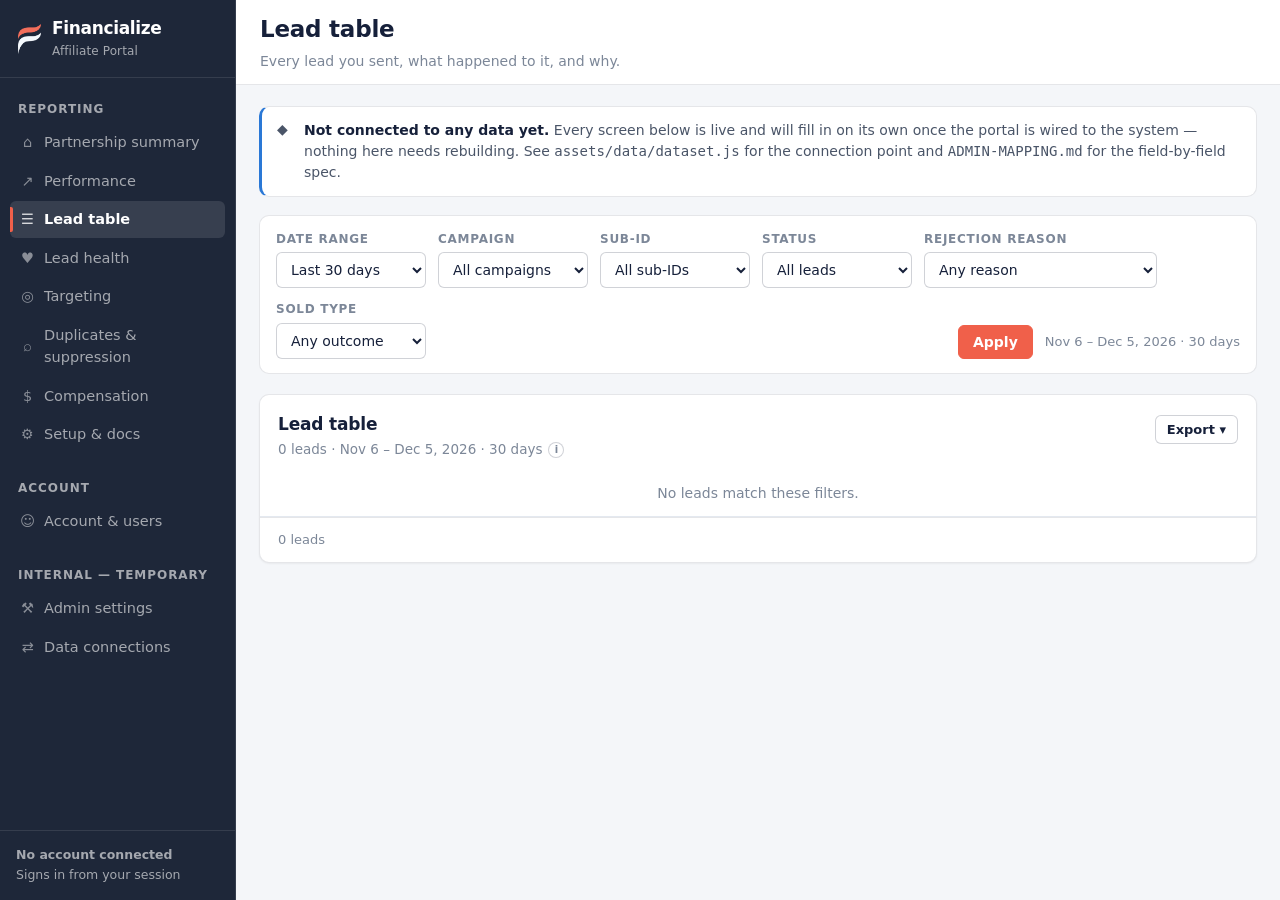
<file: leads.html>
<!DOCTYPE html>
<html lang="en">
<head>
<meta charset="utf-8">
<meta name="viewport" content="width=device-width, initial-scale=1">
<title>Lead table — Financialize Partner Portal</title>
<link rel="stylesheet" href="assets/css/dashboard.css">
</head>
<body>

<div class="app">
  <aside class="sidebar" data-shell="sidebar"></aside>

  <div class="main">
    <header class="topbar" data-shell="topbar"></header>

    <div class="content">

      <div id="filter-host"></div>

      <section class="card">
        <div class="card-head">
          <div>
            <h2>Lead table</h2>
            <p class="sub" id="table-sub"></p>
          </div>
          <div class="spacer"></div>
          <div style="display:flex;gap:8px;align-items:center">
            <div id="cols-host"></div>
            <div id="export-host"></div>
          </div>
        </div>
        <div style="padding:0 18px" id="export-toast"></div>
        <div class="table-wrap">
          <table class="data" id="lead-table"></table>
        </div>
        <div class="card-foot">
          <div class="pager" id="pager"></div>
        </div>
      </section>

      <!-- The grouped rejection-reason summary that used to sit here now
           lives only on the Performance page — same numbers, one home. -->

    </div>
  </div>
</div>

<script src="assets/data/dataset.js"></script>
<script src="assets/js/data.js"></script>
<script src="assets/js/health.js"></script>
<script src="assets/js/charts.js"></script>
<script src="assets/js/app.js"></script>
<script src="assets/js/tables.js"></script>
<script>
(function () {
  'use strict';
  var D = FZData, A = FZApp;

  /* Page size is a USER PREFERENCE, like column choices and widths — a
     media buyer scanning 56k rows at 50/page faces 1,100 pages. Persisted
     the same way as the rest of the table prefs (sessionStorage in the
     mock; affiliate_users in production — ADMIN-MAPPING B10). */
  var PAGE_SIZES = [50, 100, 250];
  var PER_PAGE = (function () {
    try {
      var v = parseInt(sessionStorage.getItem('fz_pagesize'), 10);
      return PAGE_SIZES.indexOf(v) !== -1 ? v : 50;
    } catch (e) { return 50; }
  })();
  var state = A.params({ defaultRange: '30d' });

  A.shell(state, {
    active: 'leads.html',
    title: 'Lead table',
    subtitle: 'Every lead you sent, what happened to it, and why.'
  });
  A.filterBar(document.getElementById('filter-host'), state,
    ['range', 'campaign', 'subid', 'status', 'reason', 'sold']);

  var all = D.queryLeads({
    partnerId: state.partnerId,
    from: state.range.from, to: state.range.to,
    campaignId: state.campaignId, subid: state.subid
  });

  var rows = all.filter(function (r) {
    if (state.status === 'paid' && r.status !== 'paid') return false;
    if (state.status === 'free' && r.status !== 'free') return false;
    /* A reason only exists on a rejected row, so filtering by one implies
       rejected — no need to make the user set Status as well, and setting
       Status = Accepted alongside a reason correctly yields nothing. */
    if (state.reason !== 'all' && r.rejectReason !== state.reason) return false;
    if (state.sold === 'all') return true;
    if (state.sold === 'ph') return r.soldType === 'priority' || r.soldType === 'hot';
    if (state.sold === 'unsold') return !r.soldType;
    return r.soldType === state.sold;
  });
  rows.sort(function (a, b) { return b.receivedAt - a.receivedAt; });

  /* ---- columns ----------------------------------------------------------
     THE WHOLE COLUMN SET COMES FROM THE REGISTRY. Nothing here decides what a
     partner may see — data.js already did, per comp model, and the fields a
     partner may not see are not on the row objects at all. This only decides
     which of the available columns are worth rendering versus export-only. */
  var available = D.columnsForPartner(state.partnerId);
  var tableCols = available.filter(function (c) { return !c.csvOnly; });

  /* ---- table -------------------------------------------------------------
     The lead table paginates, so sorting has to happen on the FULL filtered
     set and then re-paginate. Sorting the 50 rendered rows would sort one
     page and read as if it had sorted everything. `rows` is re-assigned by
     the sort callback and the table re-renders from page 1. */
  var page = 1;

  /* The value a column sorts on, taken from the row object rather than the
     rendered cell — so a sold-type badge sorts by tier, a date sorts by
     time, and a blank sorts last regardless of how it is displayed. */
  function sortValueFor(row, colIdx) {
    var c = tableCols[colIdx];
    if (!c) return '';
    switch (c.key) {
      case 'receivedAt': return row.receivedAt ? row.receivedAt.getTime() : '';
      case 'soldAt':     return row.soldAt ? row.soldAt.getTime() : '';
      case 'soldType':   return row.soldType ? D.SOLD_TYPES[row.soldType].points : '';
      case 'assetBand':  return row.assetBand
                           ? D.ASSET_BANDS.map(function (b) { return b.key; }).indexOf(row.assetBand)
                           : '';
      case 'rejectReason': return row.rejectReason
        ? (row.rejectReasonRaw || D.rejectLabel(row.rejectReason)) : '';
      case 'status':     return row.status === 'paid' ? 1 : 0;
      case 'dow':        return row.receivedAt ? row.receivedAt.getDay() : '';
      /* A lead that never sold has no sale amount — it is blank, not zero.
         Returning 0 would float every unsold lead to the top of an ascending
         sort while the cell still shows "—", which reads as broken. */
      case 'saleAmount':
      case 'partnerShare':
        return row[c.key] ? row[c.key] : '';
      default:
        var v = row[c.key];
        return (v === null || v === undefined) ? '' : v;
    }
  }

  function renderTable() {
    var totalPages = Math.max(1, Math.ceil(rows.length / PER_PAGE));
    page = Math.min(page, totalPages);
    var slice = rows.slice((page - 1) * PER_PAGE, page * PER_PAGE);

    var head = '<thead><tr>' + tableCols.map(function (c) {
      return '<th' + (c.align === 'num' ? ' class="num"' : '') +
        (c.group === 'revenue' ? ' class="revshare-col"' : '') + '>' + A.esc(c.label) + '</th>';
    }).join('') + '</tr></thead>';

    var body = slice.map(function (r) {
      return '<tr>' + tableCols.map(function (c) {
        var cls = [];
        if (c.align === 'num') cls.push('num');
        if (c.group === 'revenue') cls.push('revshare-col');
        var nowrap = (c.key === 'receivedAt' || c.key === 'soldAt' || c.key === 'assetBand');
        return '<td' + (cls.length ? ' class="' + cls.join(' ') + '"' : '') +
          (nowrap ? ' style="white-space:nowrap"' : '') + '>' +
          A.leadCell(c, r, state) + '</td>';
      }).join('') + '</tr>';
    }).join('');

    document.getElementById('lead-table').innerHTML = head + '<tbody>' +
      (body || '<tr><td colspan="' + tableCols.length + '" class="empty">No leads match these filters.</td></tr>') +
      '</tbody>';

    var immature = rows.filter(function (r) { return !D.isMature(r); }).length;
    /* Count and window are the facts; the column total and the maturity
       caveat are explanation and belong in the tip. */
    document.getElementById('table-sub').innerHTML =
      A.fmtInt(rows.length) + ' leads · ' + A.esc(A.rangeSummary(state.range)) +
      A.tip(tableCols.length + ' columns are available to you on this account.' +
        (immature
          ? ' ' + A.fmtInt(immature) + ' of these leads are still inside their sales cycle, so ' +
            'a blank sold column on a recent lead is expected rather than a miss.'
          : ''));

    renderPager(totalPages);
    wireTable();
  }

  function renderPager(totalPages) {
    var host = document.getElementById('pager');
    var sizeSel = '<label style="display:inline-flex;align-items:center;gap:6px;font-size:12.5px;' +
      'color:var(--ink-2)">Rows <select id="page-size">' +
      PAGE_SIZES.map(function (s) {
        return '<option value="' + s + '"' + (s === PER_PAGE ? ' selected' : '') + '>' + s + '</option>';
      }).join('') + '</select></label>';

    if (totalPages <= 1) {
      host.innerHTML = '<span>' + A.fmtInt(rows.length) + ' leads</span>' +
        (rows.length > PAGE_SIZES[0] ? sizeSel : '');
    } else {
      var startN = (page - 1) * PER_PAGE + 1;
      var endN = Math.min(page * PER_PAGE, rows.length);
      host.innerHTML =
        '<span>Showing ' + A.fmtInt(startN) + '–' + A.fmtInt(endN) + ' of ' + A.fmtInt(rows.length) + '</span>' +
        sizeSel +
        (page > 1 ? '<button class="btn btn-sm" data-attr="leads-page-prev" data-pg="' + (page - 1) + '">← Prev</button>' : '') +
        '<span>Page ' + page + ' of ' + A.fmtInt(totalPages) + '</span>' +
        (page < totalPages ? '<button class="btn btn-sm" data-attr="leads-page-next" data-pg="' + (page + 1) + '">Next →</button>' : '');
    }

    var ps = host.querySelector('#page-size');
    if (ps) ps.addEventListener('change', function () {
      PER_PAGE = parseInt(ps.value, 10);
      try { sessionStorage.setItem('fz_pagesize', String(PER_PAGE)); } catch (e) {}
      page = 1;
      renderTable();
    });

    /* Paging is in-page now rather than a query-string reload, so the active
       sort and any column changes survive it. */
    host.querySelectorAll('[data-pg]').forEach(function (b) {
      b.addEventListener('click', function () {
        page = parseInt(b.dataset.pg, 10);
        renderTable();
        document.getElementById('lead-table').scrollIntoView({ block: 'start', behavior: 'smooth' });
      });
    });
  }

  var tableApi = null;
  function wireTable() {
    tableApi = FZTable.enhance(document.getElementById('lead-table'), {
      controlsHost: document.getElementById('cols-host'),
      labels: tableCols.map(function (c) { return c.label; }),
      data: rows,
      sortValue: sortValueFor,
      onSort: function (sorted) {
        rows = sorted;
        page = 1;              /* a new sort starts at the top of the set */
        renderTable();
      }
    });
  }

  renderTable();
  if (tableApi) tableApi.applyStoredSort();

  /* ---- export ----------------------------------------------------------- */
  /* Exports the full filtered set, not the visible page — this is the file
     currently assembled by hand every day. Same registry, so the CSV cannot
     carry a column the table is not allowed to show. */
  A.exportControl(document.getElementById('export-host'), function () {
    var cols = available.map(function (c) {
      return {
        label: c.label,
        value: function (r) { return A.leadCsvValue(c, r, state); }
      };
    });
    return {
      rows: rows, columns: cols,
      filename: 'leads_' + A.isoDate(state.range.from) + '_' + A.isoDate(state.range.to) + '.csv',
      toastHost: document.getElementById('export-toast')
    };
  });

})();
</script>
</body>
</html>
</file>
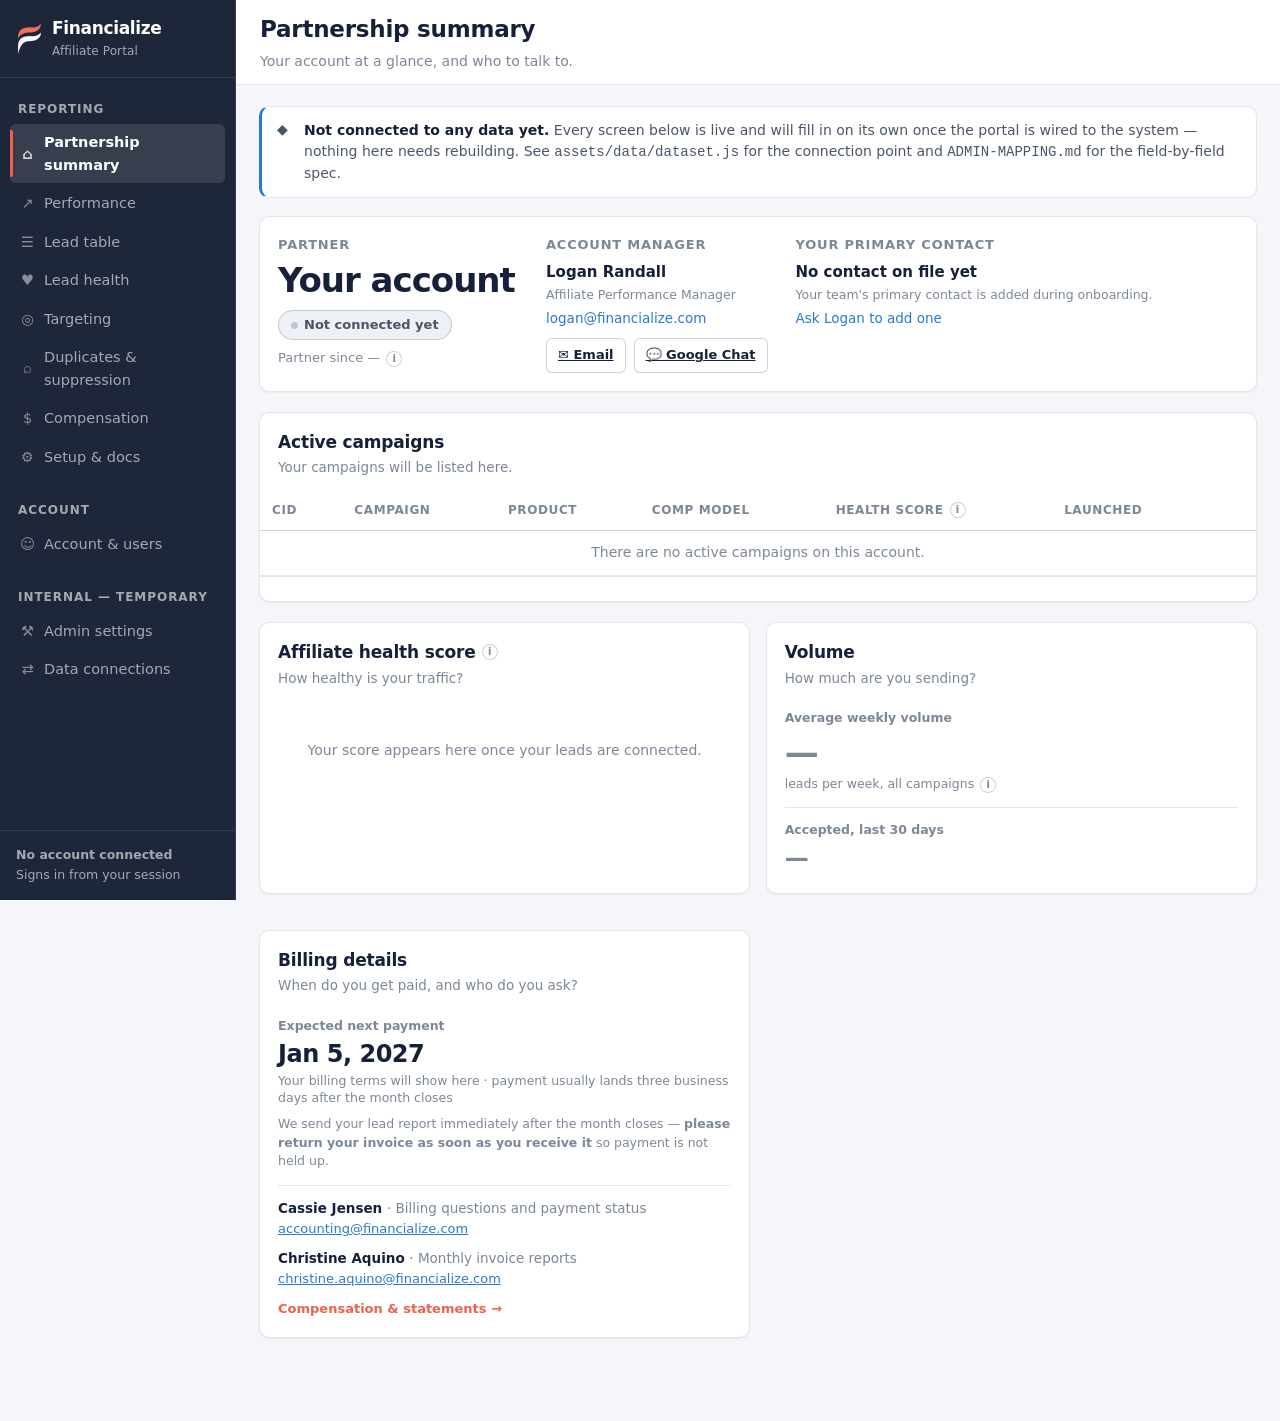
<file: partnership.html>
<!DOCTYPE html>
<html lang="en">
<head>
<meta charset="utf-8">
<meta name="viewport" content="width=device-width, initial-scale=1">
<title>Partnership summary — Financialize Partner Portal</title>
<link rel="stylesheet" href="assets/css/dashboard.css">
</head>
<body>

<div class="app">
  <aside class="sidebar" data-shell="sidebar"></aside>

  <div class="main">
    <header class="topbar" data-shell="topbar"></header>

    <div class="content">

      <!-- Who they are + who to talk to. Focused on the affiliate, not on
           terms — products, integration and criteria live per campaign and on
           the Targeting page. -->
      <section class="card">
        <div class="card-body" style="padding-top:18px">
          <div class="hero" style="align-items:flex-start">
            <div style="min-width:240px">
              <div class="hero-label">Partner</div>
              <div class="hero-figure" id="hero-name" style="font-size:34px;line-height:1.15">—</div>
              <div id="hero-status" style="margin-top:10px"></div>
            </div>
            <!-- Filled by A.accountManagerBlock() — one shared block, same
                 on every page that shows the account manager. -->
            <div id="am-host" style="display:contents"></div>
            <div class="contact-block">
              <div class="hero-label" style="margin-bottom:6px">Your primary contact</div>
              <div class="who" id="pc-name"></div>
              <div class="role" id="pc-title"></div>
              <div class="mail" id="pc-mail"></div>
              <div class="actions" id="pc-actions"></div>
            </div>
          </div>
        </div>
      </section>

      <section class="card">
        <div class="card-head">
          <div>
            <h2>Active campaigns</h2>
            <p class="sub" id="camp-sub"></p>
          </div>
        </div>
        <div class="table-wrap">
          <table class="data" id="campaign-table"></table>
        </div>
        <div class="card-foot" id="camp-foot"></div>
      </section>

      <!-- Partnership metrics -->
      <div class="grid-3">
        <a class="card gauge-card" id="gauge-link" href="health.html">
          <div class="card-head">
            <div>
              <h2>Affiliate health score<span id="hs-tip-host"></span></h2>
              <p class="sub">How healthy is your traffic?</p>
            </div>
          </div>
          <div class="card-body">
            <div class="gauge-wrap" id="gauge"></div>
          </div>
        </a>

        <section class="card">
          <div class="card-head">
            <div>
              <h2>Volume</h2>
              <p class="sub">How much are you sending?</p>
            </div>
          </div>
          <div class="card-body">
            <div class="tile-label" style="margin-top:2px">Average weekly volume</div>
            <div class="tile-value" id="vol-weekly" style="font-size:34px">—</div>
            <div class="tile-sub" id="vol-sub"></div>
            <div style="margin-top:14px;padding-top:12px;border-top:1px solid var(--border)">
              <div class="tile-label">Accepted, last 30 days</div>
              <div class="tile-value" id="vol-accepted" style="font-size:24px">—</div>
              <div class="tile-sub" id="vol-accepted-sub"></div>
            </div>
          </div>
        </section>

        <!-- The whole card walks through to the Compensation page. A plain
             <a> wrapper would nest the mailto links inside it (invalid and
             misclick-prone), so the click is wired in JS with inner links
             excluded. -->
        <section class="card gauge-card" id="billing-card" role="link" tabindex="0"
                 style="cursor:pointer" aria-label="Billing details — open the Compensation page">
          <div class="card-head">
            <div>
              <h2>Billing details</h2>
              <p class="sub" id="billing-sub"></p>
            </div>
          </div>
          <div class="card-body">
            <div class="tile-label" style="margin-top:2px">Expected next payment</div>
            <div class="tile-value" id="billing-next" style="font-size:24px">—</div>
            <div class="tile-sub" id="billing-terms"></div>
            <div class="tile-sub" id="billing-cadence" style="margin-top:8px;line-height:1.5"></div>
            <div style="margin-top:14px;padding-top:12px;border-top:1px solid var(--border)" id="billing-contacts"></div>
            <div style="font-size:13px;color:var(--brand-coral);font-weight:600;margin-top:10px">
              Compensation &amp; statements →</div>
          </div>
        </section>
      </div>

    </div>
  </div>
</div>

<script src="assets/data/dataset.js"></script>
<script src="assets/js/data.js"></script>
<script src="assets/js/health.js"></script>
<script src="assets/js/charts.js"></script>
<script src="assets/js/app.js"></script>
<script src="assets/js/tables.js"></script>
<script>
(function () {
  'use strict';
  var D = FZData, A = FZApp, H = FZHealth;

  var state = A.params();
  var p = state.partner;

  A.shell(state, {
    active: 'partnership.html',
    title: 'Partnership summary',
    subtitle: 'Your account at a glance, and who to talk to.'
  });

  /* ---- hero: name + DERIVED status + since ------------------------------ */
  /* NOT CONNECTED IS NOT THE SAME AS INACTIVE. With no data the name is
     blank and the status badge would read "Inactive", which is a claim about
     an account we do not have. Say what is actually true instead. */
  document.getElementById('hero-name').textContent = p.name || 'Your account';

  /* Active = at least one accepted lead in the trailing month. Derived from
     the lead table, never a stored flag — see ADMIN-MAPPING.md §1. */
  var act = D.isPartnerActive(state.partnerId);
  document.getElementById('hero-status').innerHTML =
    (!D.hasData()
      ? '<span class="badge" style="font-size:13px;padding:4px 12px">' +
        '<span class="dot"></span>Not connected yet</span>'
      : '<span class="badge ' + (act.active ? 'badge-good' : 'badge-warn') + '" style="font-size:13px;padding:4px 12px">' +
        '<span class="dot"></span>' + (act.active ? 'Active' : 'Inactive') + '</span>') +
    (D.fmtSince(state.partnerId)
      ? '<div class="quota" style="margin-top:8px">Partner since ' + A.esc(D.fmtSince(state.partnerId)) + '</div>'
      : '<div class="quota" style="margin-top:8px">Partner since ' +
          A.notConnected('Your partnership start date') + '</div>') +
    (!act.active && act.lastAcceptedAt
      ? '<div class="quota" style="margin-top:2px">Last accepted lead ' + A.fmtDate(act.lastAcceptedAt) + '</div>'
      : '');

  /* ---- account manager --------------------------------------------------- */
  document.getElementById('am-host').innerHTML = A.accountManagerBlock();

  /* ---- primary contact --------------------------------------------------- */
  /* One primary per affiliate, editable by any of that affiliate's users.
     Changing it happens on the Account page, where all users are listed. */
  var pc = D.primaryContact(state.partnerId);
  if (pc.placeholder) {
    /* No contact in the source yet — a designed empty state, not a record
       that looks broken. */
    document.getElementById('pc-name').textContent = 'No contact on file yet';
    document.getElementById('pc-title').textContent =
      'Your team\'s primary contact is added during onboarding.';
    document.getElementById('pc-mail').innerHTML =
      '<a href="mailto:logan@financialize.com">Ask Logan to add one</a>';
    document.getElementById('pc-actions').innerHTML = '';
  } else {
    document.getElementById('pc-name').innerHTML = A.esc(pc.name) +
      (pc.away ? ' <span class="away-chip">Away</span>' : '');
    document.getElementById('pc-title').textContent = pc.title;
    document.getElementById('pc-mail').innerHTML =
      '<a href="mailto:' + A.esc(pc.email) + '">' + A.esc(pc.email) + '</a>';
    document.getElementById('pc-actions').innerHTML =
      '<a class="btn btn-sm" href="' + A.linkTo('account.html', state) + '">Change primary contact</a>';
  }

  /* ---- gauge --------------------------------------------------------------
     Drawn by the SHARED dial in charts.js — the same one the Health
     scorecard's hero uses, so the two can never drift apart. */
  document.getElementById('gauge-link').href = A.linkTo('health.html', state);
  /* Computed once and shared with the Active campaigns table below, so the
     account dial and the per-campaign column are the same run of the engine —
     the itemised scores always add up to the dial. */
  document.getElementById('hs-tip-host').innerHTML =
    A.tip('One 0–100 read on how well your traffic is performing, across every campaign on ' +
          'this account and weighted by how much volume each one sends.');

  var health = H.score({ partnerId: state.partnerId });
  (function () {
    /* A SCORE OF 0 LABELLED "Lead quality issue" IS A VERDICT, and with
       nothing connected we have no grounds for one. The dial is replaced by
       the reason it is empty; it comes back the moment there are leads. */
    if (!D.hasData()) {
      document.getElementById('gauge').innerHTML =
        '<div class="empty" style="padding:28px 0">Your score appears here once your leads ' +
        'are connected.</div>';
      return;
    }
    var hs = health;
    var sevSuffix = { '': '', 'is-warning': '-warning', 'is-serious': '-serious',
                      'is-critical': '-critical' }[H.meterClass(hs.score)];
    FZCharts.gauge(document.getElementById('gauge'), {
      score: hs.score,
      tier: hs.tier,
      sevSuffix: sevSuffix,
      /* Drawn larger than the default so the dial carries the card rather
         than sitting in the middle of it. The SVG is fluid, so this is the
         cap it fills up to, not a fixed size. */
      scale: 1.35,
      hint: 'See the full breakdown →'
    });
    /* The scorecard flags a thin sample; the summary must too. A brand-new
       partner's first screen showing a bare, confident number is how an
       unearned 48 becomes a fact in someone's deck. */
    if (hs.provisional) {
      document.getElementById('gauge').insertAdjacentHTML('afterend',
        '<div style="text-align:center;margin-top:6px">' +
        '<span class="badge badge-warn"><span class="dot"></span>Provisional</span>' +
        A.tip('Fewer than 100 of this account\'s leads have finished their sales cycle, so ' +
              'read the score as directional rather than final.') + '</div>');
    }
  })();

  /* ---- volume ------------------------------------------------------------- */
  (function () {
    /* Blank, not zero. "0 leads per week" is a statement about their
       traffic; we do not have their traffic. */
    document.getElementById('vol-weekly').innerHTML = D.hasData()
      ? A.fmtInt(D.avgWeeklyVolume(state.partnerId))
      : '<span style="color:var(--ink-muted)">—</span>';
    document.getElementById('vol-sub').innerHTML = 'leads per week, all campaigns' +
      A.tip('Averaged over the trailing four weeks, so a single quiet or heavy week does not ' +
            'swing it.');

    var coh = D.cohort({ partnerId: state.partnerId, rateBasis: state.rateBasis });
    document.getElementById('vol-accepted').innerHTML = D.hasData()
      ? A.fmtInt(coh.metrics.paid)
      : '<span style="color:var(--ink-muted)">—</span>';
    document.getElementById('vol-accepted-sub').textContent = D.hasData()
      ? A.fmtPct(coh.metrics.acceptanceRate, 1) + ' acceptance'
      : '';
  })();

  /* ---- billing ------------------------------------------------------------ */
  (function () {
    document.getElementById('billing-sub').textContent = 'When do you get paid, and who do you ask?';

    /* Card-level click-through to Compensation. Inner links (the billing
       mailtos) keep their own behaviour and must not also fire this. */
    var bc = document.getElementById('billing-card');
    var compHref = A.linkTo('compensation.html', state);
    bc.addEventListener('click', function (e) {
      if (e.target.closest && e.target.closest('a')) return;
      window.location.href = compHref;
    });
    bc.addEventListener('keydown', function (e) {
      if (e.key === 'Enter' && e.target === bc) window.location.href = compHref;
    });

    /* The DATE leads; the net terms demote to a sub-line. Derived: third
       business day after the most recent month close, rolling forward once
       past. */
    var pay = D.nextPaymentDate();
    document.getElementById('billing-next').textContent =
      A.fmtDate(pay.date) + (pay.isToday ? ' — today' : '');
    document.getElementById('billing-terms').textContent =
      /* Blank until the billing terms are connected (B3), rather than
         crashing on a null basis. */
      (p.billingPeriod && p.billingBasis
        ? p.billingPeriod + ' · ' + p.billingBasis.charAt(0).toLowerCase() + p.billingBasis.slice(1)
        : 'Your billing terms will show here') +
      ' · payment usually lands three business days after the month closes';
    document.getElementById('billing-cadence').innerHTML =
      'We send your lead report immediately after the month closes — ' +
      '<strong>please return your invoice as soon as you receive it</strong> so payment ' +
      'is not held up.';
    document.getElementById('billing-contacts').innerHTML =
      D.BILLING_CONTACTS.map(function (c) {
        return '<div style="margin-bottom:9px">' +
          '<div style="font-size:13.5px;font-weight:600">' + A.esc(c.name) +
          ' <span style="font-weight:400;color:var(--ink-muted)">· ' + A.esc(c.note) + '</span></div>' +
          '<div style="font-size:13px"><a href="mailto:' + A.esc(c.email) + '">' + A.esc(c.email) + '</a></div>' +
        '</div>';
      }).join('');
  })();

  /* ---- active campaigns ---------------------------------------------------
     Comp model shows the MODEL only — Revenue share / Tiered CPL / Flat CPL.
     Rates live behind "View details". */
  (function () {
    var camps = D.activeCampaignsFor(state.partnerId);

    /* Per-campaign scores off the SAME engine run that drew the dial above,
       keyed by campaign id. The campaign is the scoring unit, so this column
       is the dial itemised — not a second, differently-derived number. */
    var scoreById = {};
    health.campaigns.forEach(function (cs) {
      if (cs.campaign) scoreById[cs.campaign.id] = cs;
    });

    /* A campaign score covers the two campaign-grain pillars only (conversion
       and delivered quality). Consistency and compliance are account-level
       behaviour and stay on the affiliate score — same split as the Health
       scorecard's own per-campaign table, so the two pages agree. */
    var scoreTip = A.tip('Conversion and lead quality for this campaign alone, scored against ' +
      'its own campaign class. Account-level behaviour — consistency, compliance — is not ' +
      'repeated per campaign, so these do not simply average to your affiliate score: that is ' +
      'the volume-weighted rollup of these plus the account-level pillars.');

    function scoreCell(cid) {
      var cs = scoreById[cid];
      if (!cs || cs.score == null) {
        return noScore('This campaign has no leads that have finished their sales cycle yet, ' +
                       'so it is not scored. An unscored campaign is not a zero — it is ' +
                       'left out of your affiliate score rather than counted against it.');
      }
      /* The number carries its own band by colour, with the band name in the
         hover bubble beside it — a compact glance column, with the full read
         one click away on the campaign's own pages.

         Colour source: the meter ramp (--meter-fill*), not the status tokens,
         and picked with the same H.meterClass() the gauge above uses, so the
         number and the dial can never disagree. This is the one exception the
         palette allows to "no status by colour alone", and it is the meter
         case exactly: those steps are validated to carry meaning unaided,
         whereas --warning (#fab219, 1.83:1 on white) would be illegible as
         text. The score itself is also its own label — a 44 reads as a 44
         whether or not the colour lands — and the bubble carries the band as
         text for anyone who cannot use the colour.

         SIZE IS LOAD-BEARING: 19px bold clears WCAG's large-text cutoff
         (18.66px bold), so the applicable contrast floor is 3:1 — the same
         one the meter ramp was validated against. At 16px the 4.5:1 body-text
         floor would apply and --meter-fill-warning (#A8730B on white) lands
         at 4.10:1, a fail. Do not shrink this number without moving to a
         text-validated colour. Measured on white: good 6.63 · warning 4.10 ·
         serious 5.30 · critical 6.34; on the dark card all four clear 5.6. */
      /* The bubble carries the band as TEXT — it is what the badge used to
         say. Deliberately not tier.action: that copy ends in "the breakdown
         below", which is true on the Health scorecard and false here. What
         is driving the number lives one click away, on this row's own
         pages. */
      var band = (cs.tier ? A.esc(cs.tier.label) + '.' : 'Not banded yet.') +
        (cs.provisional
          ? ' Provisional — fewer than 100 of this campaign’s leads have finished ' +
            'their sales cycle, so read it as directional rather than final.'
          : '') +
        ' Open the campaign to see what is driving it.';

      return '<td data-sort="' + cs.score + '">' +
        '<span style="display:inline-flex;align-items:center;gap:4px;white-space:nowrap">' +
          '<span style="font-weight:700;font-size:19px;line-height:1.15;color:var(--meter-fill' +
            H.meterClass(cs.score).replace('is-', '-') + ')">' + cs.score + '</span>' +
          A.tip(band) +
        '</span>' +
        '</td>';
    }

    /* data-sort="" so the sorter reads this as EMPTY and floats it to the
       bottom in both directions. Without it the tip glyph rides along in the
       cell's text and an unscored campaign sorts as the string "—i", landing
       above the real scores on an ascending sort. */
    function noScore(why) {
      return '<td data-sort=""><span style="color:var(--ink-muted)">—</span>' +
        A.tip(why) + '</td>';
    }

    var head = '<thead><tr><th>CID</th><th>Campaign</th><th>Product</th>' +
      '<th>Comp model</th><th>Health score' + scoreTip + '</th>' +
      '<th>Launched</th><th></th></tr></thead>';

    var body = camps.map(function (c) {
      return '<tr>' +
        '<td class="lead-id">' + A.esc(c.id) + '</td>' +
        '<td><strong>' + A.esc(c.name) + '</strong></td>' +
        '<td>' + A.esc(c.product) + '</td>' +
        '<td>' + A.esc(D.compLabelForCampaign(c)) + '</td>' +
        scoreCell(c.id) +
        '<td style="color:var(--ink-2);white-space:nowrap">' + A.esc(c.launched) + '</td>' +
        '<td style="text-align:right">' +
          '<a class="btn btn-sm" href="' +
            A.linkTo('performance.html', state, { campaign: c.id, subid: 'all' }) +
          '">View details →</a>' +
        '</td>' +
        '</tr>';
    }).join('');

    /* Campaigns mid-setup surface here too, linking into their tracker —
       a new partner's first visit should land them one click from the
       thing they need to do next. */
    var inSetup = D.setupCampaignsFor(state.partnerId);
    body += inSetup.map(function (c) {
      var su = D.campaignSetup(state.partnerId, c.id);
      return '<tr>' +
        '<td class="lead-id">' + A.esc(String(c.id)) + '</td>' +
        '<td><strong>' + A.esc(c.name) + '</strong></td>' +
        '<td>' + A.esc(c.product) + '</td>' +
        '<td>' + A.esc(D.compLabelForCampaign(c)) + '</td>' +
        noScore('This campaign is still in setup — it starts scoring once it has sent leads ' +
                'that have finished their sales cycle.') +
        '<td><span class="badge badge-warn"><span class="dot"></span>In setup — ' +
          (su.current && su.current.owner !== 'us' ? 'your move' : 'with us') + '</span></td>' +
        '<td style="text-align:right">' +
          '<a class="btn btn-sm" href="' +
            A.linkTo('campaign-setup.html', state, { campaign: c.id }) +
          '">Continue setup →</a>' +
        '</td>' +
        '</tr>';
    }).join('');

    /* Logan's rule for a campaign-less account: one plain sentence. */
    document.getElementById('campaign-table').innerHTML = head + '<tbody>' +
      (body ||
       '<tr><td colspan="7" class="empty">There are no active campaigns on this account.</td></tr>') +
      '</tbody>';

    document.getElementById('camp-sub').textContent = !D.hasData()
      ? 'Your campaigns will be listed here.'
      : camps.length + (camps.length === 1 ? ' campaign' : ' campaigns') + ' live right now' +
        (inSetup.length ? ', ' + inSetup.length + ' in setup' : '') + '.';

    var inactive = D.inactiveCampaignsFor(state.partnerId).length;
    if (!D.hasData()) { document.getElementById('camp-foot').innerHTML = ''; return; }
    document.getElementById('camp-foot').innerHTML =
      'This account has <strong>' + inactive + '</strong> campaign' + (inactive === 1 ? '' : 's') +
      ' marked as inactive.';
  })();


  /* Sortable / resizable / configurable columns. Every table on this page
     is fully rendered, so sorting the DOM sorts the whole dataset for the
     selected window - not just the visible rows. */
  if (window.FZTable) FZTable.enhanceAll();

})();
</script>
</body>
</html>
</file>
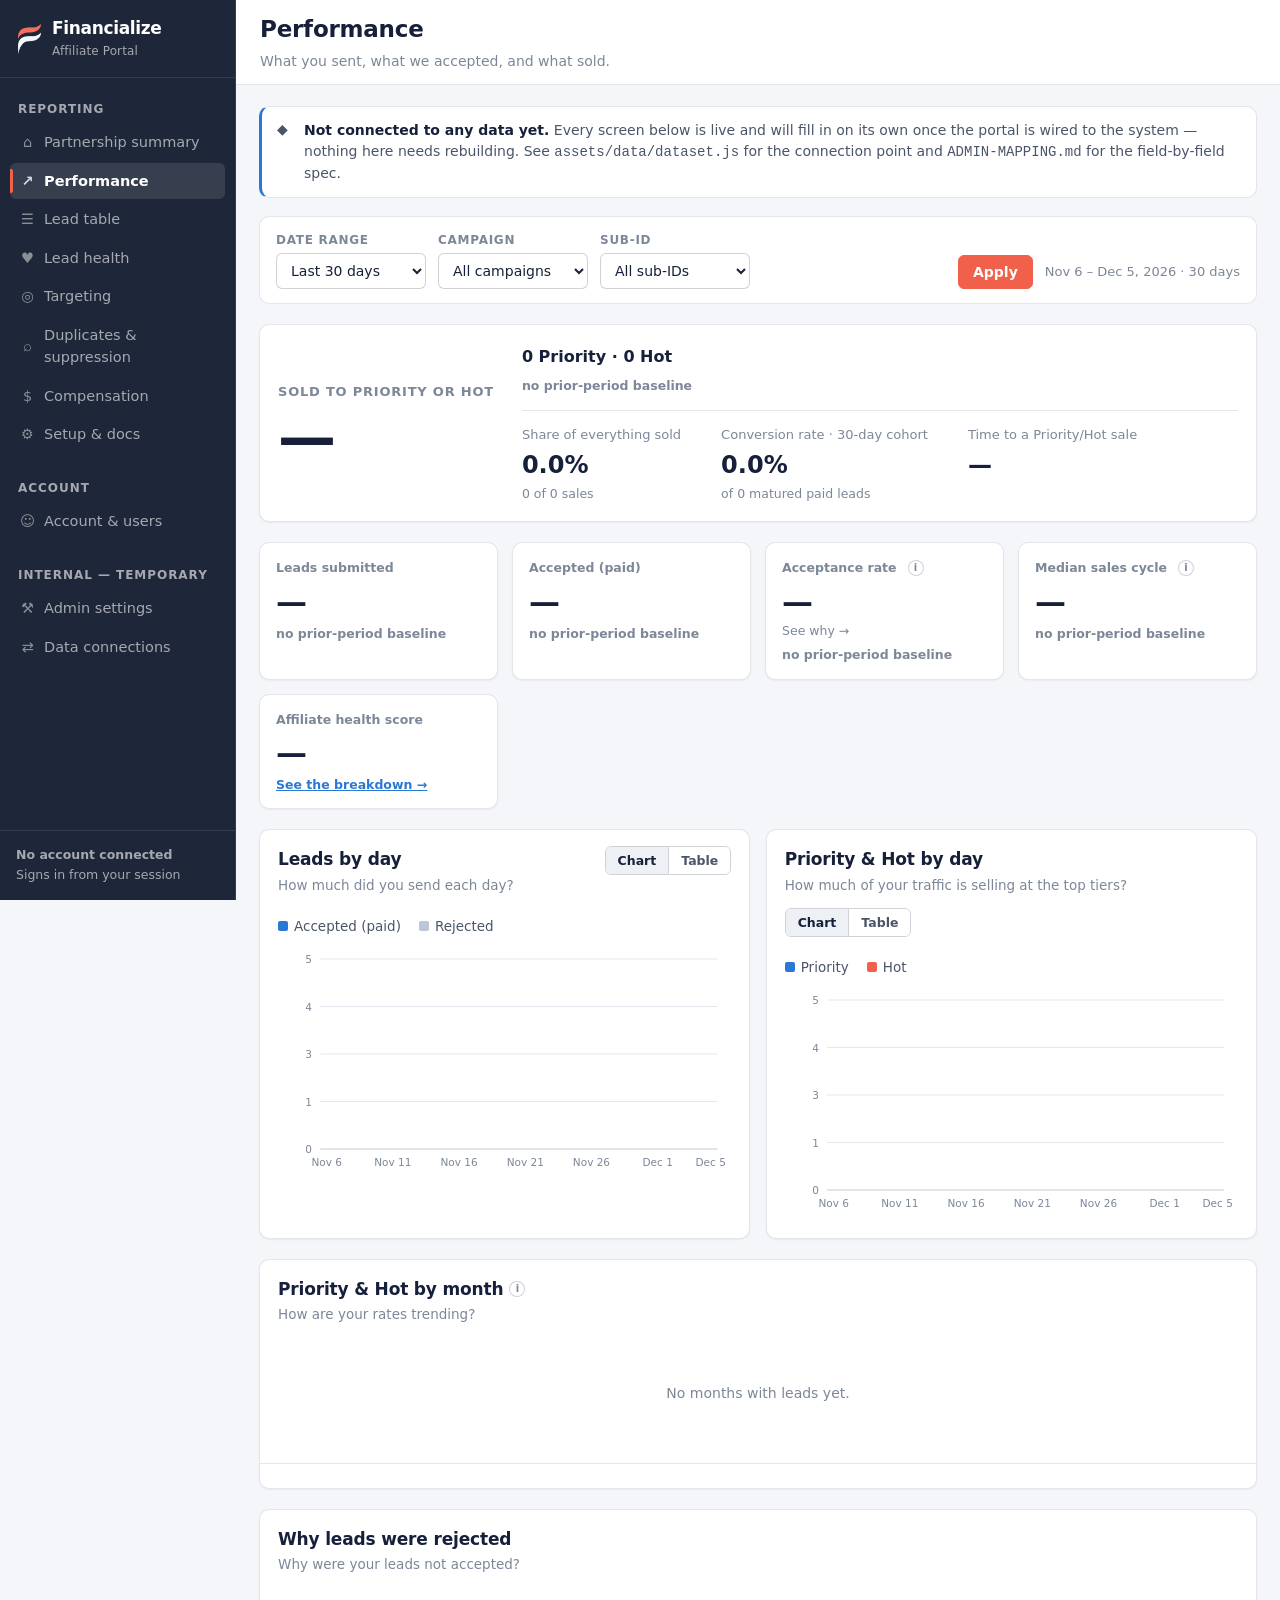
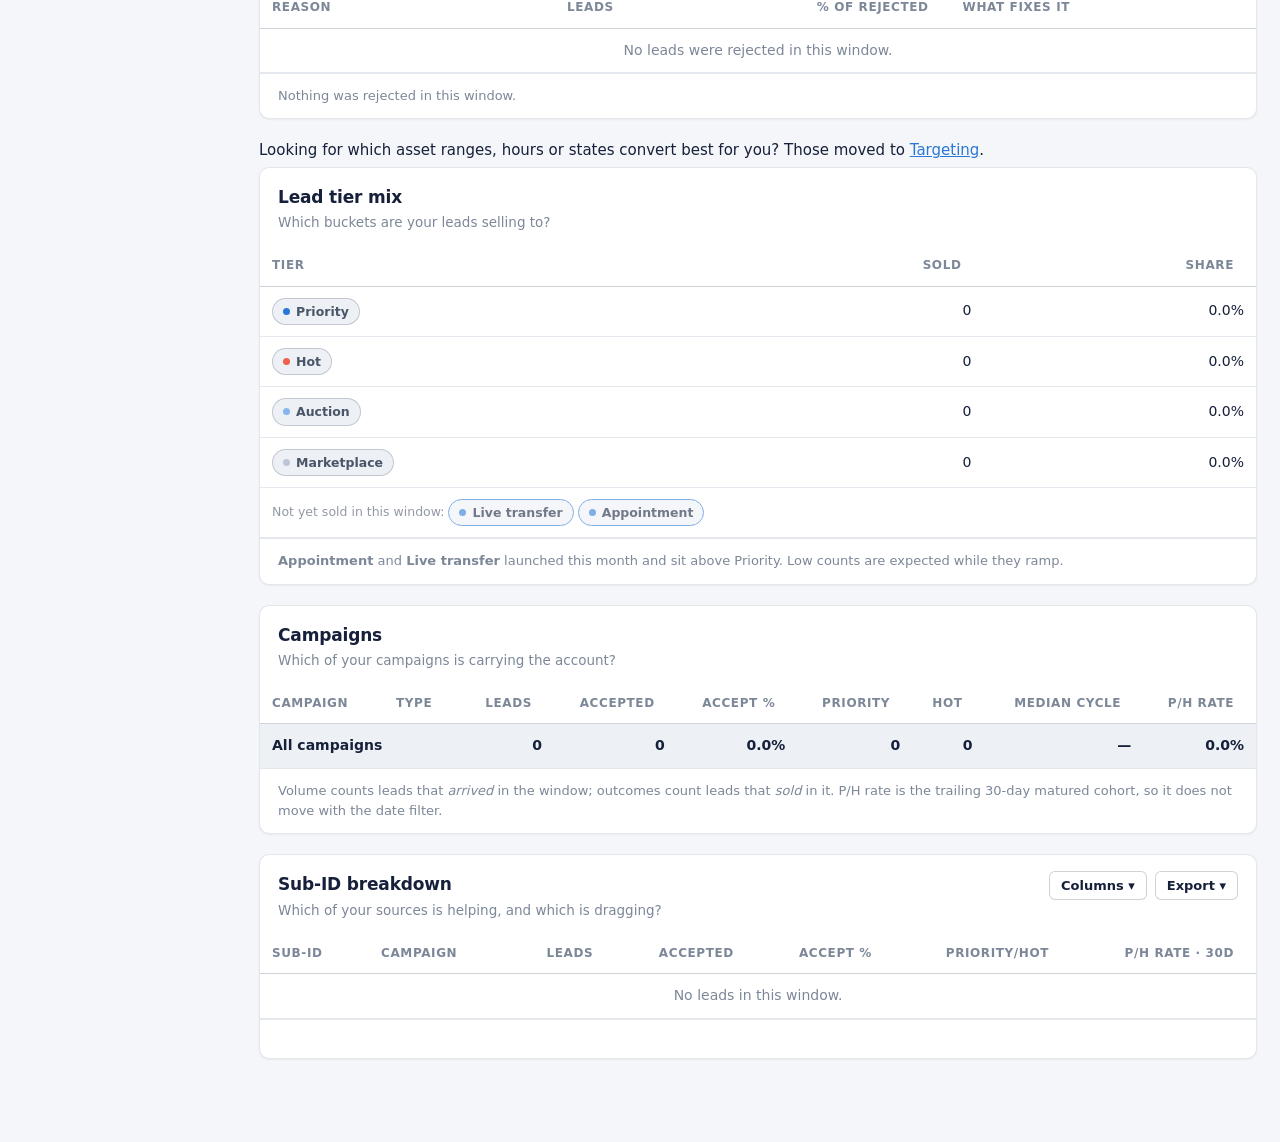
<file: performance.html>
<!DOCTYPE html>
<html lang="en">
<head>
<meta charset="utf-8">
<meta name="viewport" content="width=device-width, initial-scale=1">
<title>Performance — Financialize Partner Portal</title>
<link rel="stylesheet" href="assets/css/dashboard.css">
</head>
<body>

<div class="app">
  <aside class="sidebar" data-shell="sidebar"></aside>

  <div class="main">
    <header class="topbar" data-shell="topbar"></header>

    <div class="content">

      <div id="filter-host"></div>
      <div id="ctx-notice"></div>

      <!-- Hero: the North Star. Exactly one hero figure on this view. -->
      <section class="card">
        <div class="card-body" style="padding-top:20px">
          <div class="hero">
            <div>
              <div class="hero-label">Sold to Priority or Hot</div>
              <div class="hero-figure" id="hero-figure">—</div>
            </div>
            <div style="flex:1;min-width:280px">
              <div id="hero-detail"></div>
            </div>
          </div>
        </div>
      </section>

      <div class="tiles" id="tiles"></div>

      <!-- Revenue-share partners never get one of these — see the
           D.isCplPartner() gate in the script below. They can send as much
           or as little volume as they want; the health score is what
           governs them, not a target. -->
      <section class="card" id="targets-card" style="display:none">
        <div class="card-head">
          <div>
            <h2>This week's target<span id="targets-tip-host"></span></h2>
            <p class="sub" id="targets-sub"></p>
          </div>
        </div>
        <div class="card-body" id="targets-body"></div>
      </section>

      <div class="grid-2">
        <section class="card">
          <div class="card-head">
            <div>
              <h2>Leads by day</h2>
              <p class="sub" id="volume-chart-sub">How much did you send each day?</p>
            </div>
            <div class="spacer"></div>
            <div id="toggle-volume"></div>
          </div>
          <div class="card-body">
            <div class="legend" id="legend-volume"></div>
            <div class="chart-wrap" id="chart-volume"></div>
          </div>
        </section>

        <section class="card">
          <div class="card-head">
            <div>
              <h2>Priority &amp; Hot by day</h2>
              <p class="sub">How much of your traffic is selling at the top tiers?</p>
            </div>
            <div class="spacer"></div>
            <div id="toggle-conv"></div>
          </div>
          <div class="card-body">
            <div class="legend" id="legend-conv"></div>
            <div class="chart-wrap" id="chart-conv"></div>
          </div>
        </section>
      </div>

      <!-- THE LONG VIEW. Every other rate on this page is bounded by the date
           picker above; this one is always the last 12 months, and it says so
           in its own subtitle rather than silently ignoring the filter.
           Different horizon, different question: the by-day charts show this
           window, this shows whether the account is trending up or down. -->
      <section class="card" id="mom-card">
        <div class="card-head">
          <div>
            <h2>Priority &amp; Hot by month<span id="mom-tip-host"></span></h2>
            <p class="sub" id="mom-sub"></p>
          </div>
          <div class="spacer"></div>
          <div id="mom-toggle"></div>
        </div>
        <div class="card-body" id="mom-chart-wrap">
          <div class="chart-wrap" id="mom-chart"></div>
        </div>
        <div class="table-wrap" id="mom-table-wrap" style="display:none">
          <table class="data" id="mom-table"></table>
        </div>
        <div class="card-foot" id="mom-foot"></div>
      </section>

      <!-- Rejections sit directly under the by-day charts: the volume chart
           splits accepted from rejected, and this is the immediate "why".
           Anchored so the Acceptance rate tile can scroll to it. -->
      <section class="card" id="reject-card">
        <div class="card-head">
          <div>
            <h2>Why leads were rejected</h2>
            <p class="sub" id="reject-sub"></p>
          </div>
          <div class="spacer"></div>
          <div id="reject-toggle"></div>
        </div>
        <div class="table-wrap" id="reject-table-wrap">
          <table class="data" id="reject-table"></table>
        </div>
        <div class="card-body" id="reject-chart-wrap" style="display:none">
          <div class="chart-wrap" id="reject-chart"></div>
        </div>
        <div class="card-foot" id="reject-foot"></div>
      </section>

      <p class="sub" style="margin:0 0 4px">
        Looking for which asset ranges, hours or states convert best for you?
        Those moved to <a id="targeting-link" href="targeting.html">Targeting</a>.
      </p>

      <!-- Investable assets, Arrival window and Geography moved to the
           Targeting page on Aug 18. They were the only cards here that did NOT
           respond to the date-range filter — all three read the fixed trailing
           30-day matured cohort, so switching this page to "Last 7 days" left
           them sitting still. That is the same class of question the Top
           conversion windows card asks, and it now lives beside it. Arrival
           window was not moved but DELETED: it had become a straight duplicate
           of that card's hour-of-day grain. -->
      <!-- Whole-account summary, not a segment pointer — see above. -->
      <section class="card">
        <div class="card-head">
          <div>
            <h2>Lead tier mix</h2>
            <p class="sub" id="tier-sub">Which buckets are your leads selling to?</p>
          </div>
        </div>
        <div class="table-wrap">
          <table class="data" id="tier-table"></table>
        </div>
        <div class="card-foot" id="tier-foot"></div>
      </section>

      <section class="card">
        <div class="card-head">
          <div>
            <h2>Campaigns</h2>
            <p class="sub">Which of your campaigns is carrying the account?</p>
          </div>
        </div>
        <div class="table-wrap">
          <table class="data" id="campaign-table"></table>
        </div>
        <div class="card-foot" id="campaign-foot"></div>
      </section>

      <section class="card">
        <div class="card-head">
          <div>
            <h2>Sub-ID breakdown</h2>
            <p class="sub">Which of your sources is helping, and which is dragging?</p>
          </div>
          <div class="spacer"></div>
          <div style="display:flex;gap:8px;align-items:center">
            <div id="subid-cols-host"></div>
            <div id="export-subid"></div>
          </div>
        </div>
        <div class="table-wrap">
          <table class="data" id="subid-table"></table>
        </div>
        <div class="card-foot">
          <div id="subid-foot" style="flex:1"></div>
        </div>
        <div style="padding:0 18px 14px" id="export-toast"></div>
      </section>

    </div>
  </div>
</div>

<script src="assets/data/dataset.js"></script>
<script src="assets/js/data.js"></script>
<script src="assets/js/health.js"></script>
<script src="assets/js/charts.js"></script>
<script src="assets/js/app.js"></script>
<script src="assets/js/tables.js"></script>
<script>
(function () {
  'use strict';
  var D = FZData, A = FZApp, C = FZCharts, H = FZHealth;

  /* 30 days by default: outcomes take 9–12 days to cook, so a 7-day window
     opens on a page where most of what was sent has not resolved yet. */
  var state = A.params({ defaultRange: '30d' });
  /* Comp model is per campaign now, so this is "does this account have any
     revenue-share campaign in scope" rather than "is this a RevShare partner".
     It drives copy and which tiles appear — never which fields exist. */
  var isRev = state.comps.some(function (c) { return c.seesRevenue; });

  A.shell(state, {
    active: 'performance.html',
    title: 'Performance',
    subtitle: 'What you sent, what we accepted, and what sold.'
  });
  A.filterBar(document.getElementById('filter-host'), state, ['range', 'campaign', 'subid']);

  /* Three attribution bases, deliberately — volume on the received date,
     outcomes on the sold date, rates on the trailing matured cohort.
     A RevShare partner is paid on ANY sale, so their rate denominator is
     every lead submitted; a CPL partner's is accepted leads only. */
  var mOpts = { rateBasis: state.rateBasis };
  var scope = {
    partnerId: state.partnerId,
    campaignId: state.campaignId, subid: state.subid
  };

  var rows = D.queryLeads(Object.assign({ from: state.range.from, to: state.range.to }, scope));
  var m = D.computeMetrics(rows, null, mOpts);

  var soldRows = D.queryLeadsBySold(Object.assign({ from: state.range.from, to: state.range.to }, scope));
  var sm = D.computeMetrics(soldRows, null, mOpts);

  var coh = D.cohort(Object.assign({ rateBasis: mOpts.rateBasis }, scope));

  var prior = D.priorWindow(state.range);
  var priorRows = D.queryLeads(Object.assign({ from: prior.from, to: prior.to }, scope));
  var priorSold = D.queryLeadsBySold(Object.assign({ from: prior.from, to: prior.to }, scope));
  var pm = D.computeMetrics(priorRows, null, mOpts);
  var psm = D.computeMetrics(priorSold, null, mOpts);

  /* Targets are a CPL-only concept — null for revenue share, and null for a
     CPL partner with nothing configured yet. Both cases hide the card. */
  var weeklyProgress = D.cplWeeklyProgress(scope);

  /* ---- hero: everything on this bar is about Priority & Hot -------------
     The band used to be one number with dead space beside it. It is now the
     full Priority/Hot picture — count, split, what share of all sales they
     were, conversion rate and speed — so the width earns its keep. Metrics
     unrelated to sold type live in the tiles below, where they belong. */
  (function () {
    var phRows = soldRows.filter(function (r) {
      return r.soldType === 'priority' || r.soldType === 'hot';
    });
    var phCycle = D.median(phRows.map(function (r) { return r.daysToSale; })
      .filter(function (v) { return v != null; }));
    var phEarnings = phRows.reduce(function (a, r) { return a + (r.partnerShare || 0); }, 0);
    var phPrices = phRows.map(function (r) { return r.saleAmount; })
      .filter(function (v) { return v; });
    var phAvg = phPrices.length
      ? phPrices.reduce(function (a, b) { return a + b; }, 0) / phPrices.length : null;

    function stat(label, value, sub) {
      return '<div style="min-width:150px">' +
        '<div style="font-size:13px;color:var(--ink-muted)">' + label + '</div>' +
        '<div style="font-size:24px;font-weight:650;margin-top:2px">' + value + '</div>' +
        '<div style="font-size:12.5px;color:var(--ink-muted)">' + sub + '</div></div>';
    }

    document.getElementById('hero-figure').textContent =
    CONNECTED ? A.fmtInt(sm.soldPriorityHot) : '\u2014';

    document.getElementById('hero-detail').innerHTML =
      '<div style="font-size:16px;font-weight:600;margin-bottom:4px">' +
        A.fmtInt(sm.priority) + ' Priority · ' + A.fmtInt(sm.hot) + ' Hot' +
      '</div>' +
      A.deltaHtml(sm.soldPriorityHot, psm.soldPriorityHot, { periodLabel: 'period' }) +
      (isRev && sm.rejectedSoldPriorityHot
        ? '<div style="font-size:13.5px;color:var(--ink-2);margin-top:8px">' +
          '<strong>' + A.fmtInt(sm.rejectedSoldPriorityHot) + '</strong> came from leads we did not ' +
          'accept — you are paid on those too.</div>'
        : '') +
      '<div style="margin-top:14px;padding-top:14px;border-top:1px solid var(--border);' +
        'display:flex;gap:28px 40px;flex-wrap:wrap">' +
        stat('Share of everything sold',
             A.fmtPct(sm.soldAny ? sm.soldPriorityHot / sm.soldAny : 0, 1),
             A.fmtInt(sm.soldPriorityHot) + ' of ' + A.fmtInt(sm.soldAny) + ' sales') +
        stat('Conversion rate · 30-day cohort',
             A.fmtPct(coh.metrics.priorityHotRate, 1),
             'of ' + A.fmtInt(coh.metrics.rateDenominator) +
             (isRev ? ' matured leads sent' : ' matured paid leads')) +
        stat('Time to a Priority/Hot sale',
             phCycle == null ? '—' : (phCycle < 1 ? 'Same day' : phCycle + (phCycle === 1 ? ' day' : ' days')),
             '') +
        (phAvg != null
          ? stat('Average Priority/Hot price', A.fmtMoney0(phAvg),
                 'against ' + A.fmtMoney0(sm.avgSalePrice) + ' across all tiers')
          : '') +
        (isRev && phEarnings
          ? stat('Earned from Priority/Hot', A.fmtMoney0(phEarnings),
                 A.fmtPct(sm.earnings ? phEarnings / sm.earnings : 0, 0) + ' of your earnings')
          : '') +
      '</div>';
  })();

  /* NOTHING CONNECTED: no counts, no rates, no hero figure. A page of zeros
     reads as "you sold nothing", which is a claim about traffic we do not
     have. Everything below fills in on its own once leads arrive. */
  var CONNECTED = D.hasData();
  function fig(v) { return CONNECTED ? v : '\u2014'; }

  /* ---- tiles ----------------------------------------------------------- */
  /* Money tiles (Your earnings, Effective cost per lead) moved to the
     Compensation page — Performance answers "how is my traffic doing",
     Compensation answers "what will the check be". */
  /* A TILE'S SUB-LINE CARRIES DATA, NOT EXPLANATION. "Everything you posted
     in this window" restated the label as a sentence and pushed the delta —
     the only other number on the tile — further from the figure it belongs
     to. Where a tile genuinely needs defining, the definition goes in a tip
     on its label, which is where every other explanation on this dashboard
     already lives. */
  var tiles = [
    { label: 'Leads submitted', value: fig(A.fmtInt(m.raw)),
      delta: A.deltaHtml(m.raw, pm.raw, {}) },
    /* The rejected-lead promise is PER COMP MODEL, so the sub-line follows
       the rate basis: pure rev share may hear "still earn if they sell",
       CPL must not, and a mixed account hears it only about its rev-share
       campaigns. Saying it account-wide to a mixed partner promises their
       CPL rejects can earn — the exact claim the row rule exists to kill. */
    { label: state.rateBasis === 'paid' ? 'Accepted (paid)' : 'Accepted', value: fig(A.fmtInt(m.paid)),
      sub: !CONNECTED ? ''
           : state.rateBasis === 'all'
             ? A.fmtInt(m.free) + ' not accepted — still earn if they sell'
           : state.rateBasis === 'mixed'
             ? A.fmtInt(m.free) + ' rejected — rev-share campaigns can still earn on theirs'
             : A.fmtInt(m.free) + ' rejected',
      delta: A.deltaHtml(m.paid, pm.paid, {}) },
    /* Acceptance rate is the one tile with a single obvious follow-up
       question — "why were the others rejected?" — and the answer is a card
       on this same page, so it scrolls rather than navigates. */
    { label: 'Acceptance rate', value: fig(A.fmtPct(m.acceptanceRate, 1)),
      cls: 'tile-link', scrollTo: 'reject-card',
      tip: state.rateBasis === 'all'
             ? 'The share of what you sent that we accepted. A quality signal rather than a ' +
               'billing one — on revenue share you are paid on any sale.'
           : state.rateBasis === 'mixed'
             ? 'The share of what you sent that we accepted. It drives your CPL invoices; your ' +
               'revenue-share campaigns are paid on sales instead.'
             : 'The share of what you sent that we accepted. This is what your invoice is ' +
               'built from.',
      sub: 'See why →',
      delta: A.deltaHtml(m.acceptanceRate, pm.acceptanceRate, {}) },
    { label: 'Median sales cycle',
      value: sm.medianCycle == null ? '—'
        : (sm.medianCycle < 1 ? 'Same day'
          : sm.medianCycle + (sm.medianCycle === 1 ? ' day' : ' days')),
      tip: 'The middle value between a lead arriving and it selling. Half your sales land ' +
           'faster than this, half slower.',
      delta: A.deltaHtml(sm.medianCycle, psm.medianCycle, { lowerIsBetter: true }) }
  ];

  var hs = H.score({ partnerId: state.partnerId, campaignId: state.campaignId, subid: state.subid });
  tiles.push({
    label: A.healthScoreLabel(state),
    /* A 0 beside "Lead quality issue" is a verdict, and with nothing
       connected there are no grounds for one. */
    value: fig(String(hs.score)),
    sub: CONNECTED
      ? '<span class="badge ' + hs.tier.badge + '"><span class="dot"></span>' + hs.tier.label + '</span>'
      : '',
    delta: '<div class="tile-delta delta-flat"><a href="' + A.linkTo('health.html', state) + '">See the breakdown →</a></div>'
  });

  document.getElementById('tiles').innerHTML = tiles.map(function (t) {
    /* A tile that acts is a real control: role, tabindex and a keyboard
       handler, not a bare click listener on a div. */
    var interactive = t.scrollTo
      ? ' role="button" tabindex="0" data-scroll-to="' + t.scrollTo + '"'
      : '';
    return '<div class="tile ' + (t.cls || '') + '"' + interactive + '>' +
      '<div class="tile-label">' + t.label + (t.tip ? A.tip(t.tip) : '') + '</div>' +
      '<div class="tile-value">' + t.value + '</div>' +
      (t.sub ? '<div class="tile-sub">' + t.sub + '</div>' : '') +
      (t.delta || '') + '</div>';
  }).join('');

  document.querySelectorAll('#tiles [data-scroll-to]').forEach(function (el) {
    function go() {
      var target = document.getElementById(el.dataset.scrollTo);
      if (!target) return;

      /* Focus BEFORE scrolling, with preventScroll, so a keyboard user
         actually lands on the card rather than watching it slide past while
         focus stays on the tile. */
      target.setAttribute('tabindex', '-1');
      target.focus({ preventScroll: true });

      var reduce = window.matchMedia &&
        window.matchMedia('(prefers-reduced-motion: reduce)').matches;
      if (reduce) { target.scrollIntoView({ block: 'start' }); return; }

      var before = window.pageYOffset;
      target.scrollIntoView({ behavior: 'smooth', block: 'start' });
      /* Smooth scrolling is not universally honoured — some engines and some
         embedded viewers accept the call and never move. A navigation
         affordance that silently does nothing is worse than an abrupt jump,
         so if nothing has moved shortly after, jump. */
      setTimeout(function () {
        if (Math.abs(window.pageYOffset - before) < 2 &&
            Math.abs(target.getBoundingClientRect().top) > 4) {
          target.scrollIntoView({ block: 'start' });
        }
      }, 350);
    }
    el.addEventListener('click', go);
    el.addEventListener('keydown', function (e) {
      if (e.key === 'Enter' || e.key === ' ') { e.preventDefault(); go(); }
    });
  });

  /* ---- targets -----------------------------------------------------------
     CPL only. weeklyProgress is null for revenue share (always) and for a
     CPL partner with nothing configured — both cases leave the card hidden,
     which is correct: a partner with no target has no pace to report. */
  (function () {
    if (!weeklyProgress) return;

    var blocks = [];
    function block(t, label, fmt, unit) {
      if (!t) return;
      blocks.push(
        '<div class="meter">' +
          '<div class="meter-head">' +
            '<span class="meter-name">' + A.esc(label) + '</span>' +
            '<span class="spacer"></span>' +
            '<span class="meter-score">' + fmt(t.actual) + ' / ' + fmt(t.target) + '</span>' +
          '</div>' +
          '<div class="meter-track ' + t.severity + '">' +
            '<div class="meter-fill ' + t.severity + '" style="width:' + Math.round(Math.min(1, t.pct) * 100) + '%"></div>' +
          '</div>' +
          '<div class="meter-parts">' +
            '<span style="color:' + (t.onPace ? 'var(--good-text)' : 'var(--critical-text)') + ';font-weight:600">' +
              (t.onPace ? '✓ On pace' : '▲ Behind by ' + fmt(Math.round(Math.abs(t.aheadBy)))) + '</span>' +
            '<span>Expected by today: ' + fmt(Math.round(t.expected)) + '</span>' +
            '<span>Need ' + fmt(Math.ceil(t.perDayNeeded)) + unit + ' for the remaining ' + weeklyProgress.daysLeft + ' days</span>' +
          '</div>' +
        '</div>');
    }
    /* "Accepted leads," not "Lead volume" — this target is defined in
       accepted-lead terms, same as how CPL is actually invoiced, and that is
       a different number from the "Leads submitted (volume)" tile above. */
    block(weeklyProgress.volume, 'Accepted leads', A.fmtInt, '/day');
    block(weeklyProgress.spend, 'Spend', A.fmtMoney0, '/day');
    if (!blocks.length) return;

    document.getElementById('targets-card').style.display = '';
    /* The date range and the target CPL are reference, not the answer. The
       answer is "am I on pace", which the bars below give. */
    document.getElementById('targets-sub').textContent = 'Are you on pace this week?';
    document.getElementById('targets-tip-host').innerHTML =
      A.tip(weeklyProgress.weekLabel + ', day ' + weeklyProgress.daysElapsed + ' of 7.' +
            (weeklyProgress.targetCpl != null
              ? ' Your target CPL is ' + A.fmtMoney(weeklyProgress.targetCpl) + '.' : '') +
            ' Pace is measured against where you should be today, not against the weekly ' +
            'total — so a slow start shows up early enough to fix.');
    document.getElementById('targets-body').innerHTML = blocks.join('');
  })();

  /* ---- charts ---------------------------------------------------------- */
  var days = D.dailySeries(rows, state.range);
  var soldDays = D.dailySeries(soldRows, state.range, 'soldAt');

  var volumeSeries = [
    { key: 'paid', label: isRev ? 'Accepted' : 'Accepted (paid)', varName: '--series-1' },
    { key: 'free', label: isRev ? 'Not accepted' : 'Rejected', varName: '--muted-mark' }
  ];
  var convSeries = [
    { key: 'priority', label: 'Priority', varName: '--series-1' },
    { key: 'hot', label: 'Hot', varName: '--series-2' }
  ];

  function legend(host, series) {
    document.getElementById(host).innerHTML = series.map(function (s) {
      return '<span class="legend-item"><span class="legend-swatch" style="background:var(' +
        s.varName + ')"></span>' + s.label + '</span>';
    }).join('');
  }
  legend('legend-volume', volumeSeries);
  legend('legend-conv', convSeries);

  var volHost = document.getElementById('chart-volume');
  var convHost = document.getElementById('chart-conv');

  /* Per-day target, not one flat number — Sunday can genuinely be 0 while
     the rest of the week is not, and a single horizontal line cannot show
     that. Compared against the ACCEPTED (paid) segment specifically, since
     that is what the target is defined in — the dashed mark sits partway up
     each stacked bar, at the height the blue portion needs to reach. */
  var cplTargetValues = null;
  /* MIXED ACCOUNTS: the ticks compare the target against this chart's own
     accepted counts, which include rev-share leads when the scope does. So
     they render only on a pure-CPL scope — the whole account, or a CPL
     campaign filter. The weekly card above stays: it counts CPL-only. */
  if (D.isCplPartner(state.partnerId) && D.cplScopeIsPure(state.partnerId, state.campaignId)) {
    var sawTarget = false;
    cplTargetValues = days.map(function (d) {
      var v = D.dailyCplTarget(state.partnerId, d.date, state.campaignId);
      if (v != null) sawTarget = true;
      return v;
    });
    if (!sawTarget) cplTargetValues = null;
  }
  /* The target-pace caveat is methodology, so it rides in the chart's own
     legend tip rather than replacing the card's one-line question. */
  if (cplTargetValues) {
    document.getElementById('volume-chart-sub').innerHTML =
      'How much did you send each day?' +
      A.tip('The dashed line is your weekly target broken into a daily pace. It varies by day ' +
            'and sits at 0 on Sunday unless your target says otherwise.');
  }
  C.mount(volHost, 'columns', {
    days: days, series: volumeSeries,
    targetLine: cplTargetValues ? {
      values: cplTargetValues,
      compareKey: 'paid',
      label: 'Target (accepted)'
    } : null,
    ariaLabel: 'Leads submitted per day against your accepted-lead target'
  });
  C.mount(convHost, 'columns', { days: soldDays, series: convSeries, ariaLabel: 'Priority and Hot sales per day' });
  A.viewToggle(document.getElementById('toggle-volume'), volHost);
  A.viewToggle(document.getElementById('toggle-conv'), convHost);

  /* ---- shared helpers -------------------------------------------------- */
  function indexBy(rowSet, keyFn) {
    var out = {};
    D.groupBy(rowSet, keyFn, mOpts).forEach(function (g) { out[g.key] = g; });
    return out;
  }
  var EMPTY = D.computeMetrics([], null, mOpts);
  function pull(idx, key) { return idx[key] ? idx[key].metrics : EMPTY; }
  /* Deep-link the pointer above to Targeting, carrying the current scope. */
  (function () {
    var el = document.getElementById('targeting-link');
    if (el) el.href = A.linkTo('targeting.html', state);
  })();

  /* ---- tier mix --------------------------------------------------------- */
  (function () {
    /* Sorted by volume, biggest first, so the tier that actually carries the
       account is the first thing read. Tiers with no sales keep their tier
       order at the bottom rather than shuffling on noise. */
    var order = ['livetransfer', 'appointment', 'priority', 'hot', 'auction', 'marketplace']
      .sort(function (a, b) {
        var na = sm.byType[a] || 0, nb = sm.byType[b] || 0;
        return nb - na;
      });
    var total = sm.soldAny || 1;
    var showMoney = sm.hasEarnings;

    document.getElementById('tier-sub').textContent = showMoney
      ? 'Which buckets are your leads selling to, and what did each pay you?'
      : 'Which buckets are your leads selling to?';

    var head = '<thead><tr><th>Tier</th><th class="num">Sold</th><th class="num">Share</th>' +
      (showMoney ? '<th class="num revshare-col">You earned</th>' : '') + '</tr></thead>';

    /* Tiers with zero sales collapse into one muted line instead of padding
       the table with "0 — —" rows — two dead rows on every account made the
       new tiers read like a standing failure rather than a pending launch. */
    var awaiting = [];
    var body = order.map(function (k) {
      var n = sm.byType[k] || 0;
      if (!n && (k === 'livetransfer' || k === 'appointment')) {
        awaiting.push(k);
        return '';
      }
      var earned = 0;
      if (showMoney) {
        soldRows.forEach(function (r) { if (r.soldType === k) earned += r.partnerShare || 0; });
      }
      return '<tr><td>' + A.soldBadge(k) + '</td>' +
        '<td class="num">' + A.fmtInt(n) + '</td>' +
        '<td class="num">' + A.fmtPct(n / total, 1) + '</td>' +
        (showMoney ? '<td class="num revshare-col">' + (earned ? A.fmtMoney0(earned) : '—') + '</td>' : '') +
        '</tr>';
    }).join('');
    if (awaiting.length) {
      body += '<tr style="opacity:.6"><td colspan="' + (showMoney ? 4 : 3) + '" ' +
        'style="font-size:12.5px;color:var(--ink-2)">Not yet sold in this window: ' +
        awaiting.map(function (k) { return A.soldBadge(k); }).join(' ') + '</td></tr>';
    }

    document.getElementById('tier-table').innerHTML = head + '<tbody>' + body + '</tbody>';
    document.getElementById('tier-foot').innerHTML =
      '<span><strong>Appointment</strong> and <strong>Live transfer</strong> launched this month ' +
      'and sit above Priority. Low counts are expected while they ramp.</span>';
  })();

  /* ---- campaigns -------------------------------------------------------- */
  var byCampaign = indexBy(rows, function (r) { return r.campaignId; });
  var soldByCampaign = indexBy(soldRows, function (r) { return r.campaignId; });
  var cohByCampaign = indexBy(coh.rows, function (r) { return r.campaignId; });

  (function () {
    var mine = D.campaignsFor(state.partnerId).filter(function (c) {
      return state.campaignId === 'all' || c.id === state.campaignId;
    });

    var head = '<thead><tr><th>Campaign</th><th>Type</th>' +
      '<th class="num">Leads</th><th class="num">Accepted</th><th class="num">Accept %</th>' +
      '<th class="num">Priority</th><th class="num">Hot</th><th class="num">Median cycle</th>' +
      (sm.hasEarnings ? '<th class="num revshare-col">Earnings</th>' : '') +
      '<th class="num">P/H rate</th></tr></thead>';

    var body = mine.map(function (c) {
      var gm = pull(byCampaign, c.id), gs = pull(soldByCampaign, c.id), gc = pull(cohByCampaign, c.id);
      return '<tr>' +
        '<td><a href="' + A.linkTo('leads.html', state, { campaign: c.id }) + '">' + A.esc(c.name) + '</a>' +
          '<div style="font-size:12px;color:var(--ink-muted)">' + A.esc(c.id) + '</div></td>' +
        '<td><span class="badge">' + (c.kind === 'aged' ? 'Aged' : 'Fresh') + ' · ' + c.product + '</span></td>' +
        '<td class="num">' + A.fmtInt(gm.raw) + '</td>' +
        '<td class="num">' + A.fmtInt(gm.paid) + '</td>' +
        '<td class="num">' + A.fmtPct(gm.acceptanceRate, 1) + '</td>' +
        '<td class="num">' + A.fmtInt(gs.priority) + '</td>' +
        '<td class="num">' + A.fmtInt(gs.hot) + '</td>' +
        '<td class="num">' + (gs.medianCycle == null ? '—' : gs.medianCycle + 'd') + '</td>' +
        (sm.hasEarnings ? '<td class="num revshare-col">' + A.fmtMoney0(gs.earnings) + '</td>' : '') +
        '<td class="num">' + A.fmtPct(gc.priorityHotRate, 1) + '</td></tr>';
    }).join('');

    var foot = '<tfoot><tr><td colspan="2">All campaigns</td>' +
      '<td class="num">' + A.fmtInt(m.raw) + '</td>' +
      '<td class="num">' + A.fmtInt(m.paid) + '</td>' +
      '<td class="num">' + A.fmtPct(m.acceptanceRate, 1) + '</td>' +
      '<td class="num">' + A.fmtInt(sm.priority) + '</td>' +
      '<td class="num">' + A.fmtInt(sm.hot) + '</td>' +
      '<td class="num">' + (sm.medianCycle == null ? '—' : sm.medianCycle + 'd') + '</td>' +
      (sm.hasEarnings ? '<td class="num revshare-col">' + A.fmtMoney0(sm.earnings) + '</td>' : '') +
      '<td class="num">' + A.fmtPct(coh.metrics.priorityHotRate, 1) + '</td></tr></tfoot>';

    document.getElementById('campaign-table').innerHTML = head + '<tbody>' + body + '</tbody>' + foot;
    document.getElementById('campaign-foot').innerHTML =
      '<span>Volume counts leads that <em>arrived</em> in the window; outcomes count leads that ' +
      '<em>sold</em> in it. P/H rate is the trailing 30-day matured cohort, so it does not move ' +
      'with the date filter.</span>';
  })();

  /* ---- sub-IDs ----------------------------------------------------------- */
  var subExport = [];
  (function () {
    /* Sub-ID drilldown is only meaningful if the partner actually passes one.
       In the current export only Madrivo does, at 99%; Heritage and OptiLabX
       pass none at all. Rendering a single "(none)" row would look like a
       finding about their traffic rather than a gap in what they send. */
    var passing = rows.filter(function (r) { return r.subid; }).length;
    if (rows.length && passing / rows.length < 0.02) {
      A.unsupported(document.getElementById('subid-table').closest('.card'),
        'No Sub-IDs on these leads',
        'This account is not passing a Sub-ID on its posts, so we cannot break performance ' +
        'down by placement or publisher — only by campaign. Passing a stable Sub-ID on every ' +
        'lead is the single change that unlocks per-publisher feedback and pricing.');
      return;
    }
    var soldBySub = indexBy(soldRows, function (r) { return r.subid; });
    var cohBySub = indexBy(coh.rows, function (r) { return r.subid; });
    var groups = D.groupBy(rows, function (r) { return r.subid; }, mOpts);

    groups.sort(function (a, b) {
      return pull(cohBySub, b.key).priorityHotRate - pull(cohBySub, a.key).priorityHotRate;
    });
    var best = groups.reduce(function (a, g) {
      return Math.max(a, pull(cohBySub, g.key).priorityHotRate);
    }, 0) || 1;

    var head = '<thead><tr><th>Sub-ID</th><th>Campaign</th>' +
      '<th class="num">Leads</th><th class="num">Accepted</th><th class="num">Accept %</th>' +
      '<th class="num">Priority/Hot</th>' +
      (sm.hasEarnings ? '<th class="num revshare-col">Earnings</th>' : '') +
      '<th class="num">P/H rate · 30d</th></tr></thead>';

    var body = groups.map(function (g) {
      var gm = g.metrics, gs = pull(soldBySub, g.key), gc = pull(cohBySub, g.key);
      var label = g.rows[0].subidLabel, camp = g.rows[0].campaignId;
      subExport.push({ subid: g.key, label: label, campaign: camp, m: gm, s: gs, c: gc });
      var w = Math.round((gc.priorityHotRate / best) * 100);
      return '<tr>' +
        '<td><a href="' + A.linkTo('leads.html', state, { subid: g.key }) + '">' + A.esc(label) + '</a>' +
          '<div style="font-size:12px;color:var(--ink-muted);font-family:ui-monospace,monospace">' + A.esc(g.key) + '</div></td>' +
        '<td style="font-size:13px;color:var(--ink-2)">' + A.esc(camp) + '</td>' +
        '<td class="num">' + A.fmtInt(gm.raw) + '</td>' +
        '<td class="num">' + A.fmtInt(gm.paid) + '</td>' +
        '<td class="num">' + A.fmtPct(gm.acceptanceRate, 1) + '</td>' +
        '<td class="num">' + A.fmtInt(gs.soldPriorityHot) + '</td>' +
        (sm.hasEarnings ? '<td class="num revshare-col">' + A.fmtMoney0(gs.earnings) + '</td>' : '') +
        '<td class="num"><span class="bar-cell"><span>' + A.fmtPct(gc.priorityHotRate, 1) + '</span>' +
        '<span class="bar-track"><span class="bar-fill" style="width:' + w + '%"></span></span></span></td>' +
        '</tr>';
    }).join('');

    document.getElementById('subid-table').innerHTML =
      head + '<tbody>' + (body || '<tr><td colspan="8" class="empty">No leads in this window.</td></tr>') + '</tbody>';

    var worst = groups[groups.length - 1];
    document.getElementById('subid-foot').innerHTML = worst && groups.length > 1
      ? '<strong>' + A.esc(groups[0].rows[0].subidLabel) + '</strong> converts at ' +
        A.fmtPct(pull(cohBySub, groups[0].key).priorityHotRate, 1) + ' versus <strong>' +
        A.esc(worst.rows[0].subidLabel) + '</strong> at ' + A.fmtPct(pull(cohBySub, worst.key).priorityHotRate, 1) +
        ' — same account, same rate card.'
      : '';
  })();

  A.exportControl(document.getElementById('export-subid'), function () {
    var cols = [
      { label: 'Sub-ID', value: function (r) { return r.subid; } },
      { label: 'Label', value: function (r) { return r.label; } },
      { label: 'Campaign', value: function (r) { return r.campaign; } },
      { label: 'Leads submitted', value: function (r) { return r.m.raw; } },
      { label: 'Accepted', value: function (r) { return r.m.paid; } },
      { label: 'Acceptance rate', value: function (r) { return (r.m.acceptanceRate * 100).toFixed(2) + '%'; } },
      { label: 'Priority (sold in window)', value: function (r) { return r.s.priority; } },
      { label: 'Hot (sold in window)', value: function (r) { return r.s.hot; } },
      { label: 'Median days to sale', value: function (r) { return r.s.medianCycle == null ? '' : r.s.medianCycle; } },
      { label: 'Priority/Hot rate (30d cohort)', value: function (r) { return (r.c.priorityHotRate * 100).toFixed(2) + '%'; } }
    ];
    if (sm.hasEarnings) {
      cols.push({ label: 'Your earnings (USD)', value: function (r) { return r.s.earnings.toFixed(2); } });
    }
    return {
      rows: subExport, columns: cols,
      filename: 'subid-performance_' + A.isoDate(state.range.from) + '_' + A.isoDate(state.range.to) + '.csv',
      toastHost: document.getElementById('export-toast')
    };
  });

  /* ---- Priority & Hot by month -------------------------------------------
     TWELVE MONTHS, NOT THE SELECTED WINDOW. The rest of this page answers
     "how did this window go"; this answers "is the account getting better or
     worse", which needs a horizon no date picker on this page offers. It is
     labelled as its own window so it never reads as a card ignoring the
     filter. Campaign and sub-ID scope still apply.

     RATES ARE SHOWN AS LINES, CHANGE AS A NUMBER. Plotting month-over-month
     change would oscillate around zero and hide the level entirely — you
     could not tell a good month from a bad one, only that it moved. Two
     rate lines carry the level, and the slope between points IS the change;
     the exact figure lives in the table view and the hover.

     Change is in PERCENTAGE POINTS. 5.8% -> 12.7% is "+6.9 points", never
     "+119%" — the second is true, unreadable, and explodes on small
     denominators. Same convention as the month-over-month workbook, so the
     two reconcile. */
  (function () {
    var mom = D.monthlyTierRates({ partnerId: state.partnerId,
                                   campaignId: state.campaignId, subid: state.subid });

    document.getElementById('mom-tip-host').innerHTML =
      A.tip('Priority and Hot sales as a share of every lead you sent that month, accepted or ' +
            'not. Month-over-month change is in percentage points \u2014 a rate moving from ' +
            '5.8% to 12.7% is up 6.9 points. This card always shows the last 12 months, so the ' +
            'date filter above does not change it.');

    var withData = mom.withData;
    if (!withData.length) {
      document.getElementById('mom-sub').textContent = 'How are your rates trending?';
      document.getElementById('mom-chart').innerHTML =
        '<div class="empty">No months with leads yet.</div>';
      document.getElementById('mom-foot').innerHTML = '';
      return;
    }

    document.getElementById('mom-sub').textContent = 'How are your rates trending?';

    /* Drop the leading months we hold nothing for. The frame is twelve, but
       plotting nine empty columns to the left of a three-point line makes the
       card look broken rather than young — the foot says how much history
       there is instead. Gaps BETWEEN months with data are kept, because those
       are real gaps in delivery. */
    var firstIdx = mom.months.findIndex
      ? mom.months.findIndex(function (m) { return m.hasData; })
      : (function () { for (var i = 0; i < mom.months.length; i++) {
            if (mom.months[i].hasData) return i; } return -1; })();
    var shown = firstIdx >= 0 ? mom.months.slice(firstIdx) : mom.months;

    var labels = shown.map(function (m) { return m.shortLabel; });
    var partialIdx = null;
    shown.forEach(function (m, i) { if (m.partial && m.hasData) partialIdx = i; });

    function pct1(v) { return v.toFixed(1) + '%'; }

    /* ---- chart ---- */
    function mountChart() {
      C.mount(document.getElementById('mom-chart'), 'multiLine', {
        labels: labels,
        fmt: pct1,
        series: [
          { key: 'priority', label: 'Priority', colorVar: '--series-1',
            values: shown.map(function (m) {
              return m.hasData ? m.priorityRate * 100 : null; }),
            dashFrom: partialIdx },
          { key: 'hot', label: 'Hot', colorVar: '--series-2',
            values: shown.map(function (m) {
              return m.hasData ? m.hotRate * 100 : null; }),
            dashFrom: partialIdx }
        ],
        note: shown.map(function (m) {
          return m.partial && m.hasData ? 'Month still in progress' : null; }),
        legendNote: partialIdx != null ? 'dashed = month still in progress' : '',
        ariaLabel: 'Priority and Hot conversion rate by month, last 12 months'
      });
    }

    /* ---- table ---- */
    function mom_cell(v) {
      if (v == null) return '<span style="color:var(--ink-muted)">\u2014</span>';
      var up = v > 0.05, down = v < -0.05;
      var tone = up ? 'var(--good-text)' : down ? 'var(--critical-text)' : 'var(--ink-2)';
      return '<span style="color:' + tone + ';font-weight:600">' +
        (v > 0 ? '+' : '') + v.toFixed(2) + '</span>';
    }

    function buildTable() {
      var head = '<thead><tr><th>Month</th><th class="num">Leads</th>' +
        '<th class="num">Priority</th><th class="num">Priority rate</th>' +
        '<th class="num">MoM</th>' +
        '<th class="num">Hot</th><th class="num">Hot rate</th>' +
        '<th class="num">MoM</th></tr></thead>';

      var body = withData.slice().reverse().map(function (m) {
        return '<tr>' +
          '<td style="white-space:nowrap"><strong>' + A.esc(m.label) + '</strong>' +
            (m.partial
              ? '<div style="font-size:11.5px;color:var(--ink-muted)">still in progress</div>'
              : '') + '</td>' +
          '<td class="num">' + A.fmtInt(m.raw) + '</td>' +
          '<td class="num">' + A.fmtInt(m.priority) + '</td>' +
          '<td class="num">' + A.fmtPct(m.priorityRate, 2) + '</td>' +
          '<td class="num">' + mom_cell(m.priorityMoM) + '</td>' +
          '<td class="num">' + A.fmtInt(m.hot) + '</td>' +
          '<td class="num">' + A.fmtPct(m.hotRate, 2) + '</td>' +
          '<td class="num">' + mom_cell(m.hotMoM) + '</td>' +
          '</tr>';
      }).join('');

      var o = mom.overall;
      var foot = '<tfoot><tr><td><strong>Overall</strong></td>' +
        '<td class="num">' + A.fmtInt(o.raw) + '</td>' +
        '<td class="num">' + A.fmtInt(o.priority) + '</td>' +
        '<td class="num">' + A.fmtPct(o.priorityRate, 2) + '</td>' +
        '<td class="num"></td>' +
        '<td class="num">' + A.fmtInt(o.hot) + '</td>' +
        '<td class="num">' + A.fmtPct(o.hotRate, 2) + '</td>' +
        '<td class="num"></td></tr></tfoot>';

      document.getElementById('mom-table').innerHTML = head + '<tbody>' + body + '</tbody>' + foot;
    }

    /* ---- toggle ---- */
    var chartWrap = document.getElementById('mom-chart-wrap');
    var tableWrap = document.getElementById('mom-table-wrap');
    var built = false;
    var toggle = document.getElementById('mom-toggle');
    toggle.innerHTML =
      '<div class="view-toggle">' +
        '<button type="button" class="is-on" data-mv="chart" data-attr="view-mom-chart">Chart</button>' +
        '<button type="button" data-mv="table" data-attr="view-mom-table">Table</button>' +
      '</div>';
    toggle.querySelectorAll('[data-mv]').forEach(function (b) {
      b.addEventListener('click', function () {
        toggle.querySelectorAll('[data-mv]').forEach(function (x) { x.classList.remove('is-on'); });
        b.classList.add('is-on');
        var wantTable = b.dataset.mv === 'table';
        chartWrap.style.display = wantTable ? 'none' : '';
        tableWrap.style.display = wantTable ? '' : 'none';
        if (wantTable && !built) { built = true; buildTable(); if (window.FZTable) FZTable.enhanceAll(); }
      });
    });

    mountChart();

    /* How much history there is, said plainly. It fills in as months pass;
       a 12-month frame with 3 months in it is not a fault to hide. */
    var hist = mom.monthsOfHistory;
    document.getElementById('mom-foot').innerHTML =
      '<span>' +
      (hist < mom.requested
        ? '<strong>' + hist + '</strong> month' + (hist === 1 ? '' : 's') +
          ' of history so far \u2014 this fills out to 12 as they pass. '
        : 'Last 12 months. ') +
      'Rates are Priority or Hot sales as a share of every lead you sent that month. ' +
      'The current month is still in progress, so its rate is a floor rather than a result.' +
      '</span>';
  })();

  /* ---- rejection reasons -------------------------------------------------
     ONLY REASONS WITH LEADS IN THIS WINDOW, flat, biggest first. No group
     headings, no zero rows. A partner reading this wants to know what went
     wrong with the traffic they actually sent; a catalogue of things that did
     not happen to them is noise on the page that is supposed to answer that.

     The full catalogue still exists — `REJECT_REASONS` in data.js, documented
     in ADMIN-MAPPING §3a. It is the spec the internal vocabulary has to
     standardise on (the IPQS split, the blank-field reason), and it belongs
     in the handoff docs, not in a partner's face.

     THE ONE THING THIS LIST STILL SEPARATES: "Pixel manually unfired" is not
     a rejection. It is pinned last, excluded from the rejected total, and its
     share reads n/a rather than a percentage — sorting it into the middle of
     the list by volume would tell a partner their lead failed a check when it
     passed. That is a correctness rule, not a category.

     Every row links into the lead table filtered to that reason. */
  (function () {
    var cat = D.rejectCatalogue(m.rejects).filter(function (r) { return r.count > 0; });

    var real = cat.filter(function (r) { return !r.notReject; })
      .sort(function (a, b) { return b.count - a.count; });
    var notReal = cat.filter(function (r) { return r.notReject; })
      .sort(function (a, b) { return b.count - a.count; });
    var realTotal = real.reduce(function (a, r) { return a + r.count; }, 0);

    document.getElementById('reject-sub').textContent =
      'Why were your leads not accepted?';

    var head = '<thead><tr><th>Reason</th><th class="num">Leads</th>' +
      '<th class="num">% of rejected</th><th>What fixes it</th></tr></thead>';

    function reasonRow(r) {
      var href = A.linkTo('leads.html', state, { reason: r.key, status: 'free' });
      return '<tr>' +
        '<td><a href="' + href + '" style="color:inherit;text-decoration:none;' +
          'border-bottom:1px solid var(--border)">' + A.esc(r.label) + '</a>' +
          A.tip(D.rejectDesc(r.key, state.partnerId)) + '</td>' +
        '<td class="num" data-sort="' + r.count + '">' + A.fmtInt(r.count) + '</td>' +
        /* A share is only meaningful against the denominator this row is IN.
           Manual unfires are excluded from the rejected total, so printing
           "13.5% of rejected" beside one would contradict its own label. */
        '<td class="num" data-sort="' + (r.notReject ? -1 : r.count / realTotal) + '">' +
          (r.notReject
            ? '<span style="color:var(--ink-muted)" title="Not counted in the rejected total">n/a</span>'
            : A.fmtPct(realTotal ? r.count / realTotal : 0, 1)) + '</td>' +
        '<td style="color:var(--ink-2)">' + A.esc(r.fix) + '</td>' +
        '</tr>';
    }

    var body = real.map(reasonRow).join('') + notReal.map(reasonRow).join('');

    document.getElementById('reject-table').innerHTML =
      head + '<tbody>' + (body ||
        '<tr><td colspan="4" class="empty">No leads were rejected in this window.</td></tr>') +
      '</tbody>';

    document.getElementById('reject-foot').innerHTML = real.length
      ? '<span><strong>' + A.fmtInt(realTotal) + '</strong> rejected in this window. ' +
        'Click a reason to open those leads in the lead table.</span>'
      : '<span>Nothing was rejected in this window.</span>';

    /* ---- table ⇄ chart ---------------------------------------------------
       The chart is a RANKED BAR, not a pie. Three reasons carry 96% of the
       volume and the tail is under 2% each: as a pie the tail collapsed into
       hairlines and only slices over 8% could hold a label, so the chart read
       as two wedges and a fan of lines. A bar row is the same height whatever
       its share, carries its own name and number, and grows down instead of
       out, so it fits the card. */
    var tableWrap = document.getElementById('reject-table-wrap');
    var chartWrap = document.getElementById('reject-chart-wrap');
    var chartHost = document.getElementById('reject-chart');
    var mounted = false;
    if (!real.length) return;

    var toggle = document.getElementById('reject-toggle');
    toggle.innerHTML =
      '<div class="view-toggle">' +
        '<button type="button" class="is-on" data-rv="table" data-attr="view-rejects-table">Table</button>' +
        '<button type="button" data-rv="chart" data-attr="view-rejects-chart">View as chart</button>' +
      '</div>';

    toggle.querySelectorAll('[data-rv]').forEach(function (b) {
      b.addEventListener('click', function () {
        toggle.querySelectorAll('[data-rv]').forEach(function (x) { x.classList.remove('is-on'); });
        b.classList.add('is-on');
        var wantChart = b.dataset.rv === 'chart';
        tableWrap.style.display = wantChart ? 'none' : '';
        chartWrap.style.display = wantChart ? '' : 'none';
        if (wantChart && !mounted) {
          mounted = true;
          C.mount(chartHost, 'bars', {
            /* Real rejections only — the chart is "what share of my rejects
               is what", and a manual unfire is not a reject. */
            bars: real.map(function (r) {
              return { key: r.key, label: r.label, value: r.count };
            }),
            total: realTotal,
            valueLabel: 'Leads',
            ariaLabel: 'Rejected leads by reason, largest first',
            onSelect: function (bar) {
              window.location.href =
                A.linkTo('leads.html', state, { reason: bar.key, status: 'free' });
            }
          });
        }
      });
    });
  })();

  /* Sortable / resizable / configurable columns. Every table on this page
     is fully rendered, so sorting the DOM sorts the whole dataset for the
     selected window - not just the visible rows. */
  if (window.FZTable) {
    FZTable.enhanceAll();
    /* The sub-ID table gets a column chooser next to its export. */
    FZTable.enhance(document.getElementById('subid-table'), {
      controlsHost: document.getElementById('subid-cols-host')
    });
  }

})();
</script>
</body>
</html>
</file>
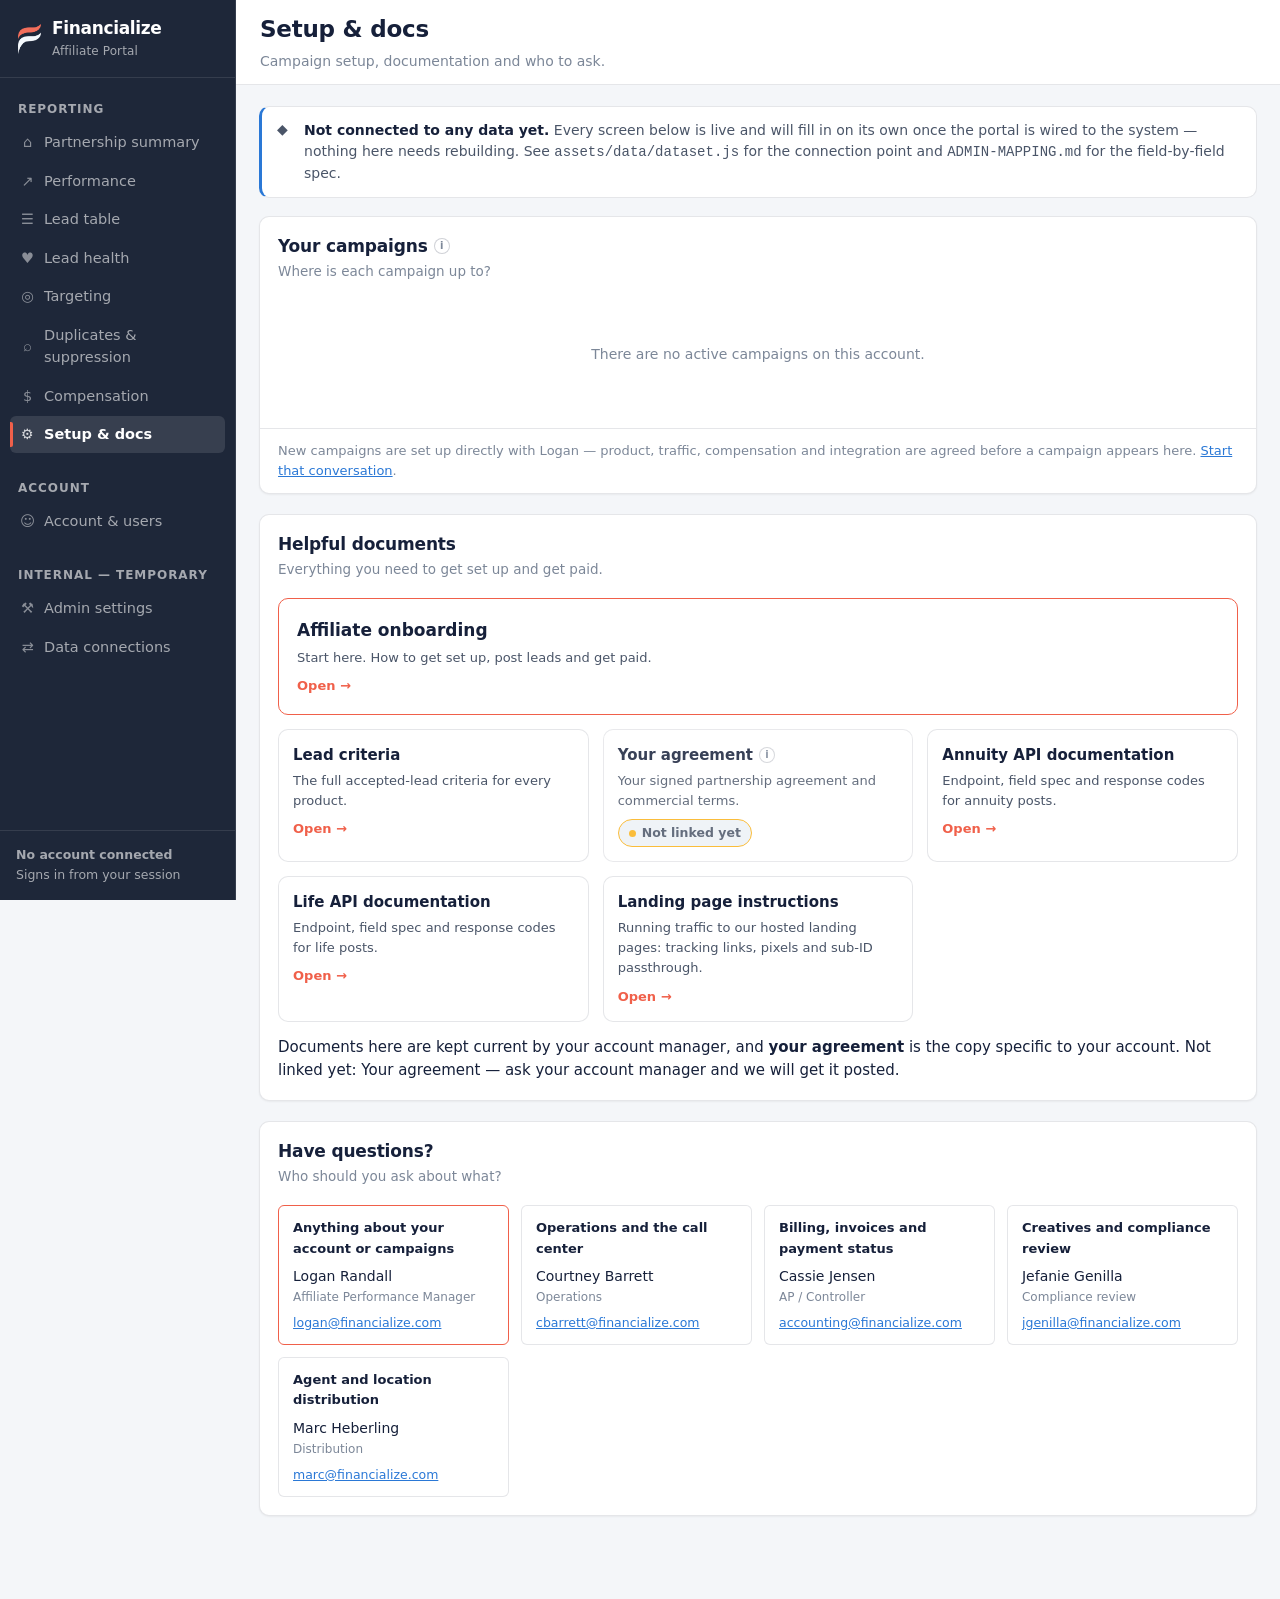
<file: setup.html>
<!DOCTYPE html>
<html lang="en">
<head>
<meta charset="utf-8">
<meta name="viewport" content="width=device-width, initial-scale=1">
<title>Setup &amp; docs — Financialize Partner Portal</title>
<link rel="stylesheet" href="assets/css/dashboard.css">
</head>
<body>

<div class="app">
  <aside class="sidebar" data-shell="sidebar"></aside>

  <div class="main">
    <header class="topbar" data-shell="topbar"></header>

    <div class="content">

      <!-- A hub, not a page of content. Campaign setup, documents, help. -->
      <section class="card">
        <div class="card-head">
          <div>
            <h2>Your campaigns<span id="camps-tip-host"></span></h2>
            <p class="sub">Where is each campaign up to?</p>
          </div>
        </div>
        <div class="card-body" id="campaign-list"></div>
        <div class="card-foot">
          <span>New campaigns are set up directly with Logan — product, traffic, compensation and
          integration are agreed before a campaign appears here.
          <a href="mailto:logan@financialize.com">Start that conversation</a>.</span>
        </div>
      </section>

      <section class="card">
        <div class="card-head">
          <div>
            <h2>Helpful documents</h2>
            <p class="sub">Everything you need to get set up and get paid.</p>
          </div>
        </div>
        <div class="card-body">
          <div id="doc-featured"></div>
          <div class="user-grid" id="doc-grid"
               style="grid-template-columns:repeat(auto-fit,minmax(250px,1fr));margin-top:14px"></div>
          <p class="sub" id="doc-note" style="margin:14px 0 0"></p>
        </div>
      </section>

      <section class="card">
        <div class="card-head">
          <div>
            <h2>Have questions?</h2>
            <p class="sub">Who should you ask about what?</p>
          </div>
        </div>
        <div class="card-body" id="contact"></div>
      </section>

    </div>
  </div>
</div>

<script src="assets/data/dataset.js"></script>
<script src="assets/js/data.js"></script>
<script src="assets/js/health.js"></script>
<script src="assets/js/charts.js"></script>
<script src="assets/js/app.js"></script>
<script src="assets/js/tables.js"></script>
<script>
(function () {
  'use strict';
  var D = FZData, A = FZApp;

  var state = A.params();
  A.shell(state, {
    active: 'setup.html',
    title: 'Setup & docs',
    subtitle: 'Campaign setup, documentation and who to ask.'
  });

  document.getElementById('camps-tip-host').innerHTML =
    A.tip('Each campaign is set up on its own — open one to see its status, tracking link '
          + 'and pixel.');

  /* ---- campaign list -----------------------------------------------------
     Every campaign — in-setup first, then live — linking into its own
     setup tracker (campaign-setup.html). Campaigns are CREATED by Logan
     after terms are agreed; nothing here creates or edits one.
     Zero campaigns renders the plain message Logan specified. */
  (function () {
    var inSetup = D.setupCampaignsFor(state.partnerId);
    var live = D.campaignsFor(state.partnerId);
    var host = document.getElementById('campaign-list');

    if (!inSetup.length && !live.length) {
      host.innerHTML = '<p class="empty" style="margin:4px 0">There are no active campaigns ' +
        'on this account.</p>';
      return;
    }

    function row(c) {
      var su = D.campaignSetup(state.partnerId, c.id);
      var status = su.complete
        ? '<span class="badge badge-good"><span class="dot"></span>Live</span>'
        : '<span class="badge badge-warn"><span class="dot"></span>In setup — ' +
          (su.current && su.current.owner !== 'us' ? 'your move' : 'with us') + '</span>';
      return '<a class="user-card" href="' +
        A.linkTo('campaign-setup.html', state, { campaign: c.id }) + '" ' +
        'style="display:flex;align-items:center;gap:14px;text-decoration:none;color:inherit;margin-bottom:10px">' +
        '<div style="flex:1;min-width:0">' +
          '<div style="font-size:14.5px;font-weight:600;overflow:hidden;text-overflow:ellipsis;white-space:nowrap">' +
            A.esc(c.name) + '</div>' +
          '<div style="font-size:12.5px;color:var(--ink-2);margin-top:2px">CID ' + A.esc(String(c.id)) +
            ' · ' + A.esc(c.product) +
            (su.complete ? '' : ' · step ' + (su.doneCount + 1) + ' of ' + su.steps.length) + '</div>' +
        '</div>' +
        status +
        '<span style="color:var(--brand-coral);font-weight:600;font-size:13px;white-space:nowrap">' +
          (su.complete ? 'View setup →' : 'Continue →') + '</span>' +
      '</a>';
    }

    host.innerHTML = inSetup.map(row).join('') + live.map(row).join('');
  })();

  /* ---- documents ----------------------------------------------------------
     Rendered from D.documentsFor(), NOT typed into this page, so the team can
     add or retire a document without touching the portal. `agreement` is
     per-affiliate: the admin pastes that partner's own Google Doc URL onto
     their record. A document with no URL renders as "not linked yet" rather
     than a dead button — see ADMIN-MAPPING §7. */
  (function () {
    var docs = D.documentsFor(state.partnerId);

    function card(d, big) {
      var linked = !!d.url;
      var inner =
        '<div style="font-size:' + (big ? '17' : '15') + 'px;font-weight:600">' + A.esc(d.label) +
          (d.scope === 'partner'
            ? A.tip('Private to your account — shared directly with the users on this account, not by public link. If Google asks you to request access, check you are signed into the email address on your portal account, or ask your account manager.')
            : '') + '</div>' +
        '<div style="font-size:13px;color:var(--ink-2);margin-top:4px">' + A.esc(d.desc) + '</div>' +
        (linked ? '' : '<div style="margin-top:8px"><span class="badge badge-warn">' +
          '<span class="dot"></span>Not linked yet</span></div>');

      if (!linked) {
        return '<div class="user-card" style="display:block;opacity:.85' +
          (big ? ';padding:18px' : '') + '">' + inner + '</div>';
      }
      return '<a class="user-card" href="' + A.esc(d.url) + '" target="_blank" rel="noopener" ' +
        'style="display:block;text-decoration:none;color:inherit' +
        (big ? ';padding:18px;border-color:var(--brand-coral)' : '') + '">' + inner +
        '<div style="font-size:13px;color:var(--brand-coral);font-weight:600;margin-top:8px">Open →</div></a>';
    }

    var featured = docs.filter(function (d) { return d.featured; });
    var rest = docs.filter(function (d) { return !d.featured; });

    document.getElementById('doc-featured').innerHTML =
      featured.map(function (d) { return card(d, true); }).join('');
    document.getElementById('doc-grid').innerHTML =
      rest.map(function (d) { return card(d, false); }).join('');

    var unlinked = docs.filter(function (d) { return !d.url; });
    /* Affiliate-facing. What a partner needs is "is this current, and what
       do I do if something is missing" — not how the links are stored. The
       storage spec lives in ADMIN-MAPPING §7. A document with no URL is
       named rather than silently absent, so a gap reads as a gap. */
    document.getElementById('doc-note').innerHTML =
      'Documents here are kept current by your account manager, and <strong>your agreement</strong> ' +
      'is the copy specific to your account.' +
      (unlinked.length
        ? ' Not linked yet: ' +
          unlinked.map(function (d) { return A.esc(d.label); }).join(', ') +
          ' — ask your account manager and we will get it posted.'
        : '');
  })();

  /* ---- contact ------------------------------------------------------------
     The same shared block the Partnership summary shows — one design for
     the same person everywhere. */
  /* The whole team by subject, not just the account manager. A partner with
     a call-centre question should not have to work out that it goes through
     their AM — and if it does, the card says so rather than leaving them
     guessing. */
  document.getElementById('contact').innerHTML = A.teamContacts();

  if (window.FZTable) FZTable.enhanceAll();

})();
</script>
</body>
</html>
</file>
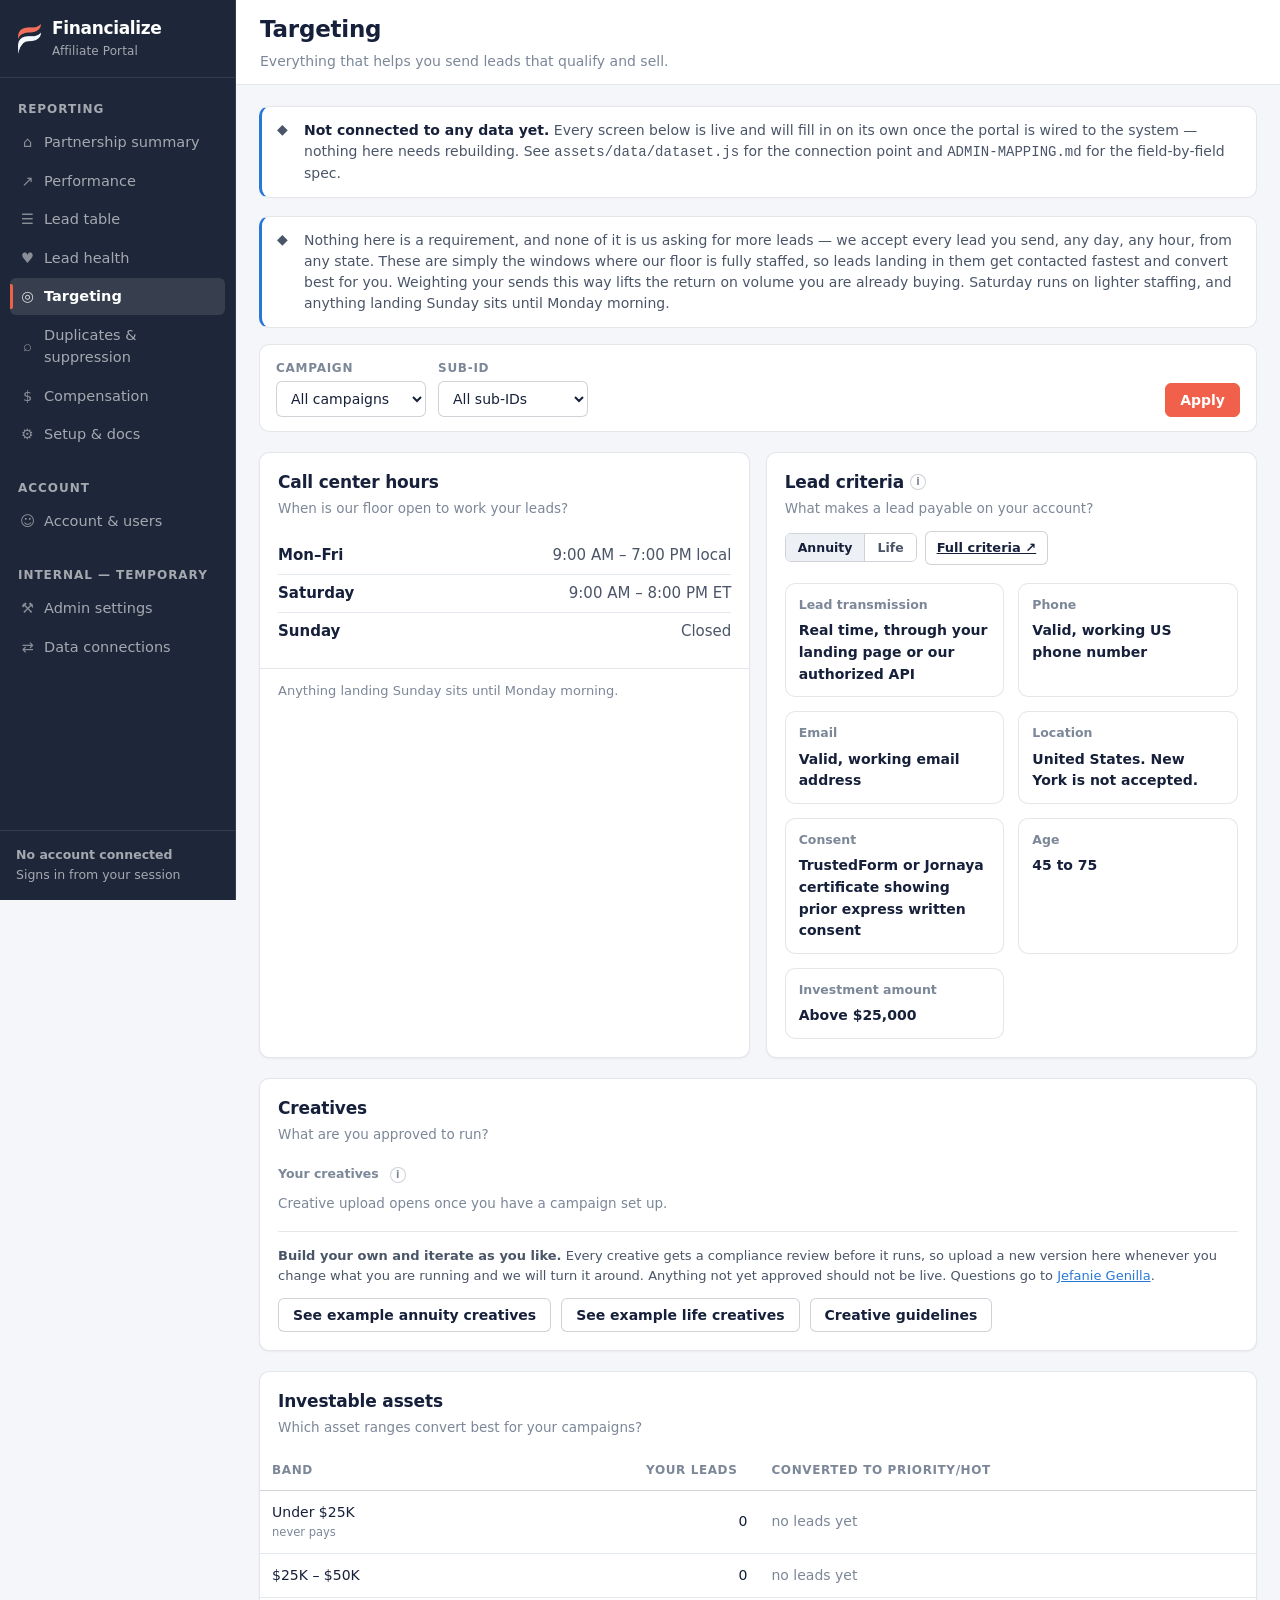
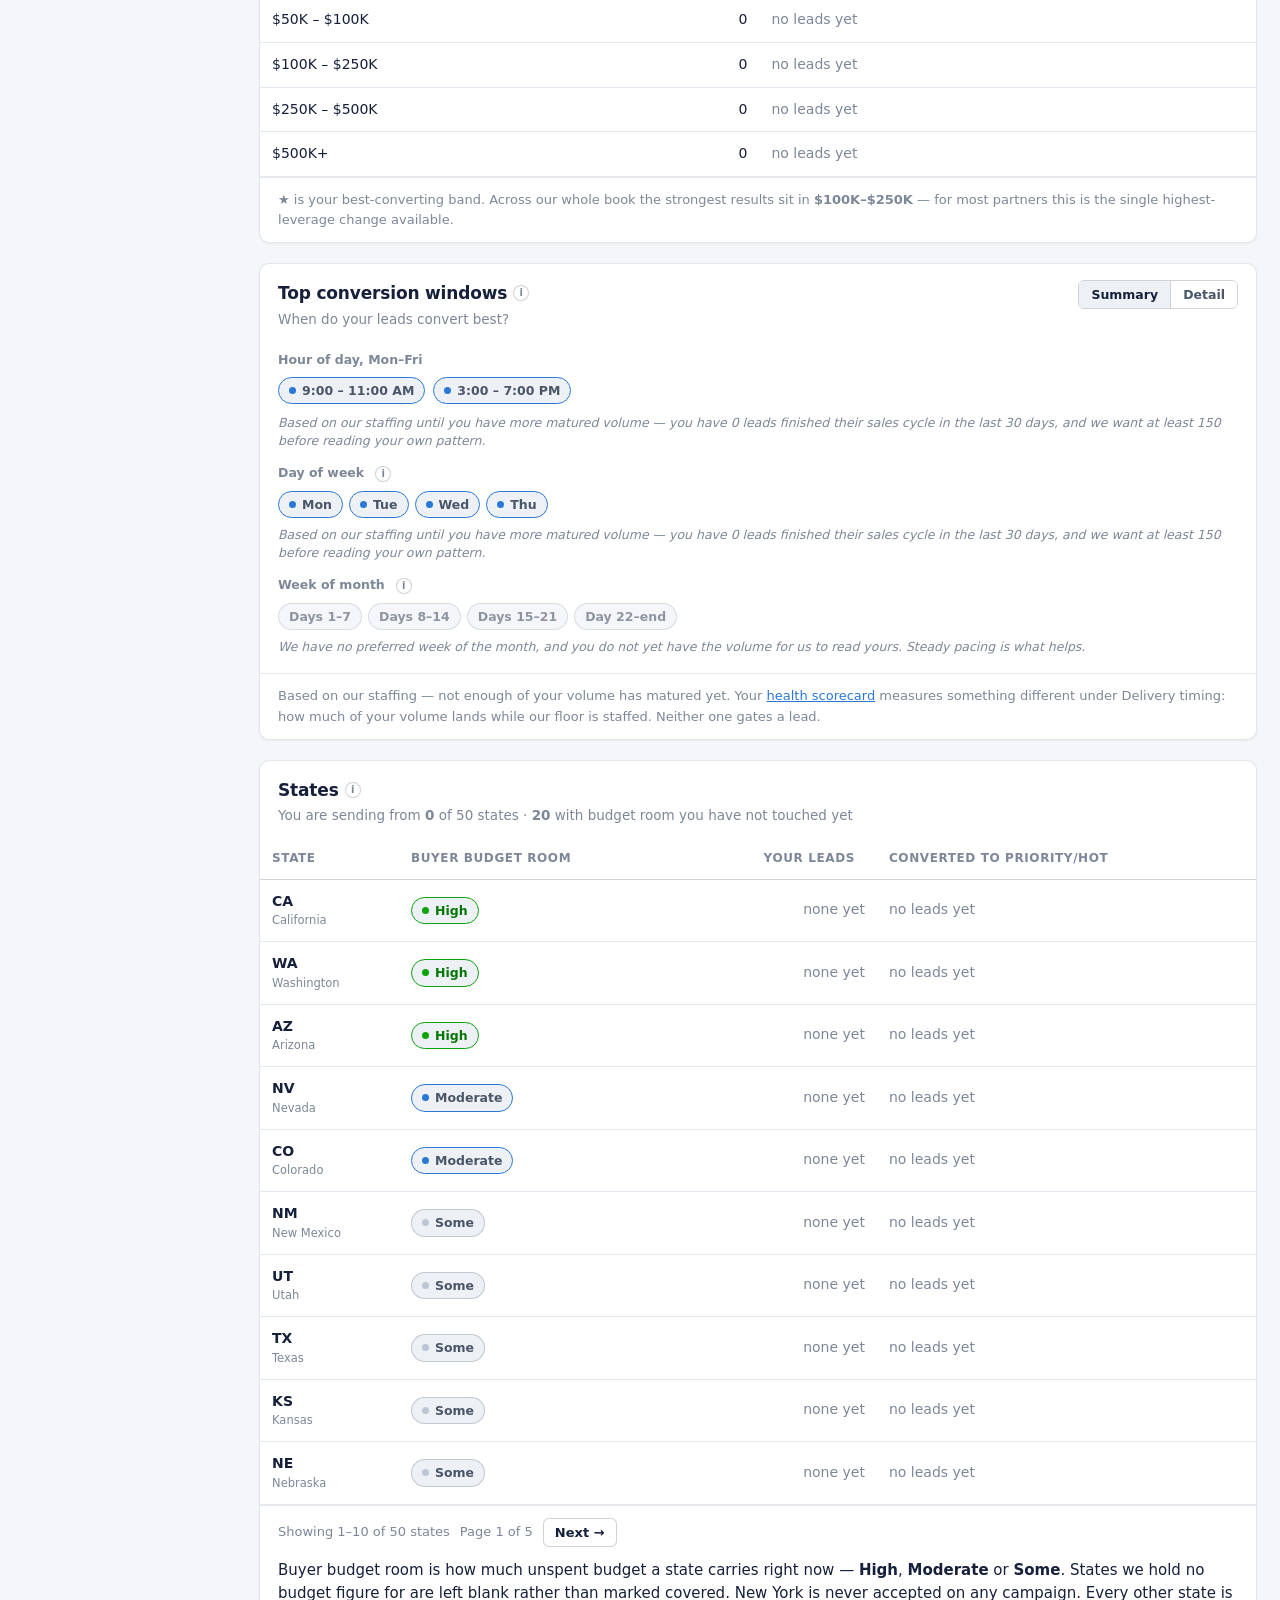
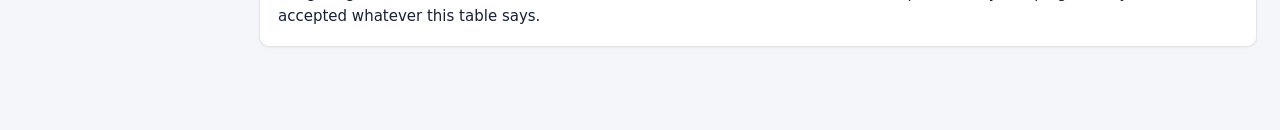
<file: targeting.html>
<!DOCTYPE html>
<html lang="en">
<head>
<meta charset="utf-8">
<meta name="viewport" content="width=device-width, initial-scale=1">
<title>Targeting — Financialize Partner Portal</title>
<link rel="stylesheet" href="assets/css/dashboard.css">
</head>
<body>

<div class="app">
  <aside class="sidebar" data-shell="sidebar"></aside>

  <div class="main">
    <header class="topbar" data-shell="topbar"></header>

    <div class="content">

      <div class="notice notice-info">
        <span class="ico">◆</span>
        <div id="framing-note"></div>
      </div>

      <!-- Campaign + sub-ID, no date range. Everything on this page is scored
           on the fixed trailing 30-day matured cohort — a rate needs a
           finished cohort — so a range picker here would be a control that
           changes nothing. Same filter set as the Health scorecard, for the
           same reason. -->
      <div id="filter-host"></div>

      <!-- REFERENCE ABOVE, YOUR OWN NUMBERS BELOW. Reorganised Aug 19.

           The top block is fixed material a partner CHECKS rather than
           studies: when we are open, what qualifies, what to run. None of it
           moves with their data, and it is what a new partner reads first.

           Everything under it is derived from their own trailing 30 days and
           is the part they come back to. Keeping the two apart stops a
           reference table and an analysis table sitting side by side looking
           like the same kind of object. -->
      <div class="grid-2">
        <section class="card">
          <div class="card-head">
            <div>
              <h2>Call center hours</h2>
              <p class="sub">When is our floor open to work your leads?</p>
            </div>
          </div>
          <div class="card-body" id="hours-body"></div>
          <div class="card-foot" id="hours-foot"></div>
        </section>

        <section class="card">
          <div class="card-head">
            <div>
              <h2>Lead criteria<span id="criteria-tip-host"></span></h2>
              <p class="sub">What makes a lead payable on your account?</p>
            </div>
            <div class="spacer"></div>
            <div style="display:flex;gap:8px;align-items:center">
              <div id="product-toggle"></div>
              <a class="btn btn-sm" id="full-criteria" target="_blank" rel="noopener">Full criteria ↗</a>
            </div>
          </div>
          <div class="card-body">
            <div id="criteria-chips" class="user-grid" style="grid-template-columns:repeat(auto-fill,minmax(200px,1fr))"></div>
          </div>
        </section>
      </div>

      <section class="card">
        <div class="card-head">
          <div>
            <h2>Creatives</h2>
            <p class="sub">What are you approved to run?</p>
          </div>
        </div>
        <div class="card-body">
          <div class="tile-label" style="margin-top:2px">Your creatives<span id="cre-scope-tip"></span></div>
          <div id="cre-campaign-pick" style="margin:8px 0 12px"></div>
          <div id="creatives-panel"></div>
          <p id="creative-policy" style="font-size:13px;color:var(--ink-2);margin:16px 0 0;
             padding-top:14px;border-top:1px solid var(--border)"></p>
          <div id="creative-btns" style="display:flex;gap:10px;flex-wrap:wrap;margin-top:12px"></div>
        </div>
      </section>

      <!-- ---- Your own last 30 days from here down ---- -->

      <section class="card">
        <div class="card-head">
          <div>
            <h2>Investable assets</h2>
            <p class="sub">Which asset ranges convert best for your campaigns?</p>
          </div>
        </div>
        <div class="table-wrap">
          <table class="data" id="band-table"></table>
        </div>
        <div class="card-foot" id="band-foot"></div>
      </section>

      <!-- WHEN TO SEND. Summary is the answer; Detail is the working —
           how much you send in each window AND how each converts, which is
           the pair that turns it into an action. Replaces the Arrival window
           card that used to live on the Performance overview. -->
      <section class="card" id="windows-card">
        <div class="card-head">
          <div>
            <h2>Top conversion windows<span id="windows-tip-host"></span></h2>
            <p class="sub">When do your leads convert best?</p>
          </div>
          <div class="spacer"></div>
          <div id="windows-toggle"></div>
        </div>

        <div class="card-body" id="windows-summary">
          <div class="tile-label" style="margin-top:2px">Hour of day, Mon–Fri</div>
          <div id="windows" style="display:flex;gap:8px;margin:8px 0 14px;flex-wrap:wrap"></div>
          <div class="tile-label">Day of week<span id="dow-tip-host"></span></div>
          <div id="dow-chips" style="display:flex;gap:6px;margin:8px 0 14px;flex-wrap:wrap"></div>
          <div class="tile-label">Week of month<span id="dom-tip-host"></span></div>
          <div id="dom-chips" style="display:flex;gap:6px;margin-top:8px;flex-wrap:wrap"></div>
        </div>

        <div class="card-body" id="windows-detail" style="display:none">
          <div id="detail-hour"></div>
          <div id="detail-dow" style="margin-top:22px"></div>
          <div id="detail-week" style="margin-top:22px"></div>
        </div>

        <div class="card-foot" id="windows-foot"></div>
      </section>

      <!-- WHERE TO SEND. All fifty states, ten to a page. The columns sort
           across the WHOLE set, not the visible page — see the note in the
           script. The three-way view toggle that used to sit here is gone:
           the columns it switched between are all present and all sortable,
           so it was a second control for something the headers already do. -->
      <section class="card">
        <div class="card-head">
          <div>
            <h2>States<span id="states-tip-host"></span></h2>
            <p class="sub" id="states-sub"></p>
          </div>
        </div>
        <div class="table-wrap">
          <table class="data" id="states-table"></table>
        </div>
        <div class="card-foot">
          <div class="pager" id="states-pager"></div>
        </div>
        <div class="card-body" id="states-note" style="padding-top:0"></div>
      </section>

    </div>
  </div>
</div>

<script src="assets/data/dataset.js"></script>
<script src="assets/js/data.js"></script>
<script src="assets/js/health.js"></script>
<script src="assets/js/charts.js"></script>
<script src="assets/js/app.js"></script>
<script src="assets/js/tables.js"></script>
<script>
(function () {
  'use strict';
  var D = FZData, A = FZApp, C = FZCharts;

  var state = A.params();

  A.shell(state, {
    active: 'targeting.html',
    title: 'Targeting',
    subtitle: 'Everything that helps you send leads that qualify and sell.'
  });

  /* Campaign + sub-ID only. Everything here is scored on the fixed trailing
     30-day matured cohort — a rate needs a finished cohort — so a date-range
     picker would be a control that changes nothing. Same set, same reason, as
     the Health scorecard. */
  A.filterBar(document.getElementById('filter-host'), state, ['campaign', 'subid']);

  /* The framing is not optional — a partner who reads these as gates sends
     less, not better. */
  document.getElementById('framing-note').textContent = D.COVERAGE_NOTE;

  /* One cohort for the whole page, scoped by the filters above. */
  var coh = D.cohort({ partnerId: state.partnerId, campaignId: state.campaignId,
                       subid: state.subid, rateBasis: state.rateBasis });
  function rate(b) { return b && b.mature ? b.ph / b.mature : 0; }

  /* ---- hours (compact) --------------------------------------------------- */
  (function () {
    var H = D.OPERATING_HOURS;
    document.getElementById('hours-body').innerHTML =
      [['Mon–Fri', '9:00 AM – 7:00 PM local'],
       ['Saturday', '9:00 AM – 8:00 PM ET'],
       ['Sunday', 'Closed']].map(function (r, i, arr) {
        /* No rule under the last row — the card-foot brings its own. */
        return '<div style="display:flex;justify-content:space-between;gap:12px;padding:7px 0' +
          (i < arr.length - 1 ? ';border-bottom:1px solid var(--grid)' : '') + '">' +
          '<span style="font-weight:600">' + r[0] + '</span>' +
          '<span style="color:var(--ink-2)">' + r[1] + '</span></div>';
      }).join('');

    /* Saturday western caveat only for partners actually sending west. */
    var western = 0, total = 0;
    Object.keys(coh.metrics.byState || {}).forEach(function (st) {
      var b = coh.metrics.byState[st];
      total += b.raw;
      var d = D.STATE_DEMAND.filter(function (s) { return s.st === st; })[0];
      if (d && (d.tz === 'PT' || d.tz === 'MT')) western += b.raw;
    });
    document.getElementById('hours-foot').innerHTML =
      (total && western / total > 0.10)
        ? '<span>Saturday closes early out west' + A.tip(D.OPERATING_HOURS.saturdayWestCaveat) + '</span>'
        : '<span>Anything landing Sunday sits until Monday morning.</span>';
  })();

  /* ---- top conversion windows -------------------------------------------
     DERIVED FROM THIS PARTNER'S OWN LAST 30 DAYS, not from a global default.
     A card that tells every account the same two hours is a leaflet; this one
     answers "when does MY traffic convert". D.conversionWindows() resolves
     override → derived → default and hands back the reason, which is rendered
     rather than hidden — a partner reading "based on our staffing" needs to
     know they are not looking at their own numbers yet.

     Hours land on the default for everyone until time of day is connected
     (A1). Day of week and week of month are live.

     Still an ASK, never a gate — COVERAGE_NOTE sits at the top of this page
     and the card foot repeats it. */
  (function () {
    var cw = D.conversionWindows({ partnerId: state.partnerId });

    document.getElementById('windows-tip-host').innerHTML =
      A.tip('Worked out from your own leads over the last 30 days: which hours, days and parts ' +
            'of the month produced your best Priority/Hot conversion. Highlighted entries beat ' +
            'your own average on enough volume to mean something. Nothing here is a ' +
            'restriction — every lead is accepted whenever it arrives.');

    /* One renderer for all three grains, so they cannot drift apart. A
       highlighted chip carries its rate as text, because the highlight is a
       colour and a colour alone is never allowed to carry meaning here. */
    function chips(grain, opts) {
      opts = opts || {};
      var showRate = grain.source === 'derived';
      var items = grain.items;
      if (opts.limit && items.length > opts.limit) items = items.slice(0, opts.limit);
      return items.map(function (it) {
        var on = it.best;
        return '<span class="badge' + (on ? ' badge-info' : '') + '"' +
          (on ? '' : ' style="opacity:.62"') + '>' +
          (on ? '<span class="dot"></span>' : '') +
          A.esc(it.label) +
          (showRate && it.rate != null && !it.thin
            ? ' <span style="color:var(--ink-muted)">' + A.fmtPct(it.rate, 1) + '</span>'
            : '') +
          '</span>';
      }).join('');
    }

    function sourceNote(grain) {
      if (!grain.note) return '';
      /* flex-basis:100% — the chip rows are flex containers, so without it
         the note becomes another chip on the same line. */
      return '<div class="tile-sub" style="flex-basis:100%;margin-top:2px' +
        (grain.source === 'derived' ? '' : ';font-style:italic') + '">' +
        A.esc(grain.note) + '</div>';
    }

    /* Hour of day — top 4 of 8 windows, so the card does not become a list of
       every hour bucket we bin into. */
    document.getElementById('windows').innerHTML =
      chips(cw.hours, { limit: 4 }) + sourceNote(cw.hours);

    document.getElementById('dow-tip-host').innerHTML =
      A.tip(cw.dow.source === 'derived'
        ? 'Your own days, ranked by how well the leads you sent on each converted. Sunday will ' +
          'usually sit last — the floor is closed, so a Sunday lead waits until Monday for its ' +
          'first call. It is still accepted.'
        : 'The days our floor is most heavily staffed. Once you have more matured volume this ' +
          'switches to your own results.');
    document.getElementById('dow-chips').innerHTML =
      chips(cw.dow) + sourceNote(cw.dow);

    document.getElementById('dom-tip-host').innerHTML =
      A.tip(cw.week.source === 'derived'
        ? 'Your own weeks of the month, ranked by conversion. We have no preferred week — this ' +
          'is your pattern, not our request. If it is flat, that is a good sign: steady pacing ' +
          'means your leads never hit a floor that is already full.'
        : 'We have no preferred week of the month. Steady pacing is what helps — a month\u2019s ' +
          'volume landing in its final week meets a floor that is already full.');
    document.getElementById('dom-chips').innerHTML =
      chips(cw.week) + sourceNote(cw.week);

    /* The two timing ideas on this page are NOT the same measurement and the
       foot has to say so, or the scorecard reads as a contradiction:
         · this card   — when YOUR leads convert best (your own results)
         · the score   — how much of your volume lands when OUR floor is
                         staffed (Delivered quality → Delivery timing)
       A partner can top this card and still score mid on that pillar. */
    document.getElementById('windows-foot').innerHTML =
      '<span>' +
      (cw.enough
        ? 'From your own leads over the last 30 days'
        : 'Based on our staffing — not enough of your volume has matured yet') +
      '. Your <a href="' + A.linkTo('health.html', state) + '">health scorecard</a> measures ' +
      'something different under Delivery timing: how much of your volume lands while our floor ' +
      'is staffed. Neither one gates a lead.</span>';

    /* ---- DETAIL VIEW ------------------------------------------------------
       This is what replaced the Arrival window card on the Performance
       overview, and it does more than that card did.

       TWO STATISTICS, ONE ROW, per window: how much of your volume you sent
       into it, and how well that volume converted. Either one alone misleads.
       A window converting at 0.4% means nothing until you know whether it
       carries 2% or 40% of the send; a window carrying 40% of the send means
       nothing until you know whether it converts. THE MISMATCH IS THE POINT —
       "most of your volume is going into your worst-converting window" is the
       sentence this view exists to make visible, and no single-series chart
       can say it.

       All three grains, because the same mismatch can hide in any of them.
       Hour of day renders its own not-yet-available notice rather than an
       empty table (A1 — time of day is not connected yet). */
    var summaryEl = document.getElementById('windows-summary');
    var detailEl = document.getElementById('windows-detail');
    var mounted = false;

    var toggle = document.getElementById('windows-toggle');
    toggle.innerHTML =
      '<div class="view-toggle">' +
        '<button type="button" class="is-on" data-wv="summary" data-attr="view-windows-summary">Summary</button>' +
        '<button type="button" data-wv="detail" data-attr="view-windows-detail">Detail</button>' +
      '</div>';

    toggle.querySelectorAll('[data-wv]').forEach(function (b) {
      b.addEventListener('click', function () {
        toggle.querySelectorAll('[data-wv]').forEach(function (x) { x.classList.remove('is-on'); });
        b.classList.add('is-on');
        var wantDetail = b.dataset.wv === 'detail';
        summaryEl.style.display = wantDetail ? 'none' : '';
        detailEl.style.display = wantDetail ? '' : 'none';
        if (wantDetail && !mounted) { mounted = true; buildDetail(); }
      });
    });

    function buildDetail() {
      var m = coh.metrics;
      var totalRaw = m.raw || 0;
      var baseline = m.mature ? (m.soldPriorityHot || 0) / m.mature : 0;

      /* A share that rounds to "0%" on a real bucket reads as a bug — Heritage
         has 41 Monday leads against 56,309, which is a true 0.07% and a real
         row. Say "under 1%" instead of printing a zero next to a lead count. */
      function shareText(v) {
        if (v > 0 && v < 0.005) return 'under 1%';
        return A.fmtPct(v, 0);
      }

      function bucketsFor(buckets, defs) {
        return defs.map(function (d) {
          var bk = (buckets && buckets[d.key]) || { raw: 0, mature: 0, ph: 0 };
          return {
            key: d.key, label: d.label, raw: bk.raw, mature: bk.mature, ph: bk.ph,
            share: totalRaw ? bk.raw / totalRaw : 0,
            rate: bk.mature ? bk.ph / bk.mature : null,
            thin: bk.mature < D.CW_MIN_BUCKET || bk.ph < D.CW_MIN_SALES
          };
        }).filter(function (r) { return r.raw > 0; });
      }

      /* THE HEADLINE IS THE FEATURE. Two columns of numbers still leave the
         reader to spot the mismatch themselves; this says it. "Most of your
         volume goes to your worst-converting window" is the whole reason this
         view exists, so it is written out in a sentence rather than left to be
         inferred from bar lengths. */
      function headline(rows) {
        var usable = rows.filter(function (r) { return !r.thin; });
        if (!usable.length) {
          return 'Not enough matured volume here yet to compare these — the split below is ' +
                 'what you sent, but the conversion rates are still too thin to read.';
        }
        var biggest = rows.slice().sort(function (a, b) { return b.raw - a.raw; })[0];
        var best = usable.slice().sort(function (a, b) { return b.rate - a.rate; })[0];

        if (biggest.key === best.key) {
          return 'Your biggest ' + (rows.length > 1 ? 'slot' : 'one') + ' is also your best: ' +
                 biggest.label + ' takes ' + shareText(biggest.share) + ' of your volume and ' +
                 'converts at ' + A.fmtPct(best.rate, 1) + '. Nothing to move.';
        }
        var biggestReads = biggest.thin ? null
          : biggest.rate >= baseline * 1.10 ? 'above'
          : biggest.rate <= baseline * 0.90 ? 'below' : 'about';
        return 'Most of your volume — ' + shareText(biggest.share) + ' — goes to ' +
          biggest.label +
          (biggestReads === null
            ? ', which has too little matured volume to rate yet'
            : ', which converts at ' + A.fmtPct(biggest.rate, 1) + ', ' + biggestReads +
              ' your average') +
          '. Your best is ' + best.label + ' at ' + A.fmtPct(best.rate, 1) +
          ', taking ' + shareText(best.share) + '.';
      }

      function convCell(r) {
        if (r.thin) {
          return '<span style="color:var(--ink-muted)">too few to tell</span>' +
            A.tip('Under ' + D.CW_MIN_BUCKET + ' matured leads or under ' + D.CW_MIN_SALES +
                  ' Priority/Hot sales here, so a rate would be noise rather than a signal.');
        }
        var isBest = r.isBest;
        var cmp = isBest ? 'your best'
          : r.rate >= baseline * 1.10 ? 'above your average'
          : r.rate <= baseline * 0.90 ? 'below your average'
          : 'about your average';
        var tone = isBest || cmp === 'above your average' ? 'var(--good-text)'
          : cmp === 'below your average' ? 'var(--ink-muted)' : 'var(--ink-2)';
        return '<strong>' + A.fmtPct(r.rate, 1) + '</strong>' +
          '<div style="font-size:11.5px;color:' + tone + '">' +
          (isBest ? '\u2605 ' : '') + cmp + '</div>';
      }

      /* Sorted BEST-CONVERTING FIRST, not by volume or clock order. Read top
         to bottom it answers "where should more of this go"; and when the long
         volume bars sit at the bottom, that IS the problem, visible without
         reading a number. */
      function section(hostId, title, rows) {
        var host = document.getElementById(hostId);
        if (!rows.length) {
          host.innerHTML = '<div class="tile-label">' + A.esc(title) + '</div>' +
            '<div class="empty">No leads in the last 30 days.</div>';
          return;
        }
        var best = rows.filter(function (r) { return !r.thin; })
          .reduce(function (a, r) { return (!a || r.rate > a.rate) ? r : a; }, null);
        rows.forEach(function (r) { r.isBest = best && r.key === best.key; });

        var sorted = rows.slice().sort(function (a, b) {
          if (a.thin !== b.thin) return a.thin ? 1 : -1;
          return (b.rate || 0) - (a.rate || 0);
        });

        var body = sorted.map(function (r) {
          /* Volume bar is a TRUE SHARE OF THE WHOLE — 0-100%, no scaling
             trick — so its length means one thing and needs no legend. The
             old chart scaled each series to its own max, which made every bar
             relative to a number that was never shown. */
          var w = Math.min(100, r.share * 100);
          return '<tr>' +
            '<td><strong>' + A.esc(r.label) + '</strong></td>' +
            '<td>' +
              '<div style="display:flex;align-items:center;gap:9px">' +
                '<span class="bar-track" style="width:96px;flex:none">' +
                  '<span class="bar-fill" style="width:' + w.toFixed(1) + '%"></span>' +
                '</span>' +
                '<span style="font-size:13px">' + shareText(r.share) +
                  '<span style="color:var(--ink-muted)"> \u00b7 ' + A.fmtInt(r.raw) +
                  '</span></span>' +
              '</div>' +
            '</td>' +
            '<td data-sort="' + (r.thin ? -1 : r.rate) + '">' + convCell(r) + '</td>' +
            '</tr>';
        }).join('');

        host.innerHTML =
          '<div class="tile-label" style="margin-bottom:6px">' + A.esc(title) + '</div>' +
          '<p class="sub" style="margin:0 0 10px">' + A.esc(headline(rows)) + '</p>' +
          '<div class="table-wrap"><table class="data">' +
          '<thead><tr><th>' + A.esc(title) + '</th><th>Share of what you sent</th>' +
          '<th>Converted to Priority/Hot</th></tr></thead>' +
          '<tbody>' + body + '</tbody></table></div>';
      }

      var notes = D.datasetNotes && D.datasetNotes();
      if (notes && notes.noTimeOfDay) {
        /* Say what is missing and what it would turn on. An empty table here
           reads as "you sent nothing", which is the opposite of true. */
        document.getElementById('detail-hour').innerHTML =
          '<div class="tile-label" style="margin-bottom:6px">Hour of day</div>' +
          '<div class="notice notice-info"><span class="ico">\u25c6</span><div>' +
          '<strong>Not connected yet.</strong> We record the date each lead arrives but not yet ' +
          'the time, so we cannot show which hours you send in or how each one converts. This ' +
          'fills in on its own once that is wired up \u2014 nothing changes on your side.' +
          '</div></div>';
      } else {
        section('detail-hour', 'Hour of day',
          bucketsFor(m.bySegment, D.HOUR_SEGMENT_ORDER.map(function (k) {
            return { key: k, label: D.HOUR_SEGMENT_LABEL[k] };
          })));
      }

      section('detail-dow', 'Day of week',
        bucketsFor(m.byDow, [1, 2, 3, 4, 5, 6, 0].map(function (d) {
          return { key: d, label: D.DOW_LABEL[d] };
        })));

      section('detail-week', 'Week of month',
        bucketsFor(m.byPhase, D.MONTH_PHASES.map(function (w) {
          return { key: w.key, label: w.label };
        })));

      var foot = document.createElement('p');
      foot.className = 'sub';
      foot.style.margin = '18px 0 0';
      foot.textContent =
        'Best-converting first. Trailing 30 days, matured leads only. Nothing here is a ' +
        'restriction — every lead is accepted whenever it arrives.';
      detailEl.appendChild(foot);

      if (window.FZTable) FZTable.enhanceAll();
    }
  })();

  /* ---- investable assets -------------------------------------------------
     Moved from the Performance overview Aug 18. It belongs beside Lead
     criteria: criteria carries the $25K floor (our rule), this is how the
     partner's own volume performs against it. The $100K–$250K band is the
     single highest-leverage change most partners can make, which makes it a
     targeting decision, not a performance readout.

     THE BAR IS GONE. It was a true proportion of the band's own leads, which
     is honest but useless: conversion runs 0.1%-20%, so a strong band drew a
     stub and every band looked equally empty. The States card had the same
     column drawn the OTHER way — scaled to the best row — so two cards on one
     page disagreed about what a bar meant. Both now read as a number plus a
     plain-language comparison to the partner's own average, which is the
     comparison they actually want and needs no legend. */
  (function () {
    var bands = coh.metrics.byBand;
    var baseline = coh.metrics.mature
      ? (coh.metrics.soldPriorityHot || 0) / coh.metrics.mature : 0;

    var stats = D.ASSET_BANDS.map(function (b) {
      var bucket = bands[b.key] || { raw: 0, mature: 0, ph: 0 };
      return {
        band: b, bucket: bucket, rate: rate(bucket), ph: bucket.ph,
        thin: bucket.mature < D.CW_MIN_BUCKET || bucket.ph < D.CW_MIN_SALES
      };
    });
    var bestRate = stats.reduce(function (a, x) {
      return (!x.thin && x.rate > a) ? x.rate : a;
    }, 0);

    /* Same cell treatment as the States card, so the two tables on this page
       read alike: the number, then one sentence comparing it to the partner's
       own average. No bar, no legend. */
    function convCell(x) {
      if (!x.bucket.raw) return '<span style="color:var(--ink-muted)">no leads yet</span>';
      if (x.thin) {
        return '<span style="color:var(--ink-muted)">too few to tell</span>' +
          A.tip('Under ' + D.CW_MIN_BUCKET + ' matured leads or under ' + D.CW_MIN_SALES +
                ' Priority/Hot sales in this band, so a rate would be noise.');
      }
      var isBest = bestRate > 0 && x.rate === bestRate;
      var cmp = isBest ? 'your best'
        : x.rate >= baseline * 1.10 ? 'above your average'
        : x.rate <= baseline * 0.90 ? 'below your average'
        : 'about your average';
      var tone = isBest || cmp === 'above your average' ? 'var(--good-text)'
        : cmp === 'below your average' ? 'var(--ink-muted)' : 'var(--ink-2)';
      return '<strong>' + A.fmtPct(x.rate, 1) + '</strong>' +
        '<div style="font-size:11.5px;color:' + tone + '">' +
        (isBest ? '\u2605 ' : '') + cmp + '</div>';
    }

    var head = '<thead><tr><th>Band</th><th class="num">Your leads</th>' +
      '<th>Converted to Priority/Hot</th></tr></thead>';

    var body = stats.map(function (x) {
      var isBest = bestRate > 0 && x.rate === bestRate && !x.thin;
      return '<tr' + (isBest ? ' style="background:var(--surface-2)"' : '') + '>' +
        '<td>' + A.esc(x.band.label) +
          (!x.band.payable
            ? '<div style="font-size:11.5px;color:var(--ink-muted)">never pays</div>' : '') +
        '</td>' +
        '<td class="num" data-sort="' + x.bucket.raw + '">' + A.fmtInt(x.bucket.raw) + '</td>' +
        '<td data-sort="' + (x.thin ? -1 : x.rate) + '">' + convCell(x) + '</td>' +
        '</tr>';
    }).join('');

    document.getElementById('band-table').innerHTML = head + '<tbody>' + body + '</tbody>';
    document.getElementById('band-foot').innerHTML =
      '<span>\u2605 is your best-converting band. Across our whole book the strongest results ' +
      'sit in <strong>$100K\u2013$250K</strong> \u2014 for most partners this is the single ' +
      'highest-leverage change available.</span>';
  })();

  /* ---- states -------------------------------------------------------------
     ALL FIFTY STATES, TEN TO A PAGE.

     Two things this has to get right, and the second is the one that is easy
     to break:

       1. Every state is in the set, always — including the ones the affiliate
          sends nothing from and the ones we hold no demand data on. Building
          the rows from "states with volume" hid the most actionable row on the
          card: somewhere they are not sending and we have room.

       2. SORTING RUNS ACROSS THE WHOLE SET, NOT THE VISIBLE PAGE. Sorting ten
          rendered rows would reorder page 1 and read as if it had sorted all
          fifty. FZTable's managed mode does this: it gets the full array plus
          a sortValue accessor, hands back the sorted array, and this page
          re-paginates from page 1. Same mechanism the lead table uses.

     The three-way view toggle that used to live here is gone. It switched
     between orderings the sortable column headers already provide, so it was
     a second control for the same job — and it could disagree with the header
     arrows about what was sorted.

     Budget is a BAND, never a figure (§5a), and a state with no demand record
     renders blank rather than "covered": no data and no room are different
     answers. */
  (function () {
    var PER_PAGE = 10;
    var page = 1;

    document.getElementById('states-tip-host').innerHTML =
      A.tip('All fifty states. Your leads and conversion come from your own last 30 days; ' +
            'buyer budget room is ours. Sort any column to reorder the whole list, not just ' +
            'this page. Every state is accepted — budget room means your lead there clears ' +
            'faster, not that other states are unwanted.');

    var baseline = coh.metrics.mature
      ? (coh.metrics.soldPriorityHot || 0) / coh.metrics.mature : 0;

    var rows = D.stateRows({ byState: coh.metrics.byState });
    rows.forEach(function (r) {
      r.thin = r.mature < D.CW_MIN_BUCKET || r.ph < D.CW_MIN_SALES;
    });
    var best = rows.reduce(function (a, r) {
      return (!r.thin && r.rate > a) ? r.rate : a;
    }, 0);
    rows.forEach(function (r) { r.isBest = !r.thin && best > 0 && r.rate === best; });

    /* Default order: most budget room first, then by the affiliate's own
       volume. It is the question the card exists to answer. */
    var ROOM_RANK = { high: 3, mid: 2, low: 1 };
    rows.sort(function (a, b) {
      var ra = a.room ? ROOM_RANK[a.room.band] : 0, rb = b.room ? ROOM_RANK[b.room.band] : 0;
      if (ra !== rb) return rb - ra;
      if (a.room && b.room) return a.room.rank - b.room.rank;
      return b.raw - a.raw;
    });

    var COLS = ['state', 'room', 'volume', 'conv'];

    /* What each column sorts ON — taken from the row, not the rendered cell,
       so a band sorts by rank and "too few to tell" sorts last. */
    function sortValueFor(row, idx) {
      switch (COLS[idx]) {
        case 'state':  return row.st;
        case 'room':   return row.room ? ROOM_RANK[row.room.band] : '';
        case 'volume': return row.raw ? row.raw : '';
        case 'conv':   return (row.thin || row.rate == null) ? '' : row.rate;
        default:       return '';
      }
    }

    function convCell(r) {
      if (!r.raw) return '<span style="color:var(--ink-muted)">no leads yet</span>';
      if (r.thin) {
        return '<span style="color:var(--ink-muted)">too few to tell</span>' +
          A.tip('Under ' + D.CW_MIN_BUCKET + ' matured leads or under ' + D.CW_MIN_SALES +
                ' Priority/Hot sales here, so a rate would be noise rather than a signal.');
      }
      var cmp = r.isBest ? 'your best'
        : r.rate >= baseline * 1.10 ? 'above your average'
        : r.rate <= baseline * 0.90 ? 'below your average'
        : 'about your average';
      var tone = r.isBest || cmp === 'above your average' ? 'var(--good-text)'
        : cmp === 'below your average' ? 'var(--ink-muted)' : 'var(--ink-2)';
      return '<strong>' + A.fmtPct(r.rate, 1) + '</strong>' +
        '<div style="font-size:11.5px;color:' + tone + '">' +
        (r.isBest ? '\u2605 ' : '') + cmp + '</div>';
    }

    function roomCell(r) {
      if (r.blocked) {
        return '<span class="badge badge-crit"><span class="dot"></span>Not accepted</span>' +
          A.tip(r.blockedNote);
      }
      if (!r.room) {
        /* No demand record. NOT the same as "no room" — say so rather than
           implying we are covered here. */
        return A.notConnected('Buyer budget for this state');
      }
      var cls = r.room.band === 'high' ? 'badge-good'
              : r.room.band === 'mid' ? 'badge-info' : 'badge';
      return '<span class="badge ' + cls + '"><span class="dot"></span>' +
        A.esc(r.room.bandLabel) + '</span>';
    }

    function renderTable() {
      var totalPages = Math.max(1, Math.ceil(rows.length / PER_PAGE));
      page = Math.min(page, totalPages);
      var slice = rows.slice((page - 1) * PER_PAGE, page * PER_PAGE);

      var head = '<thead><tr><th>State</th><th>Buyer budget room</th>' +
        '<th class="num">Your leads</th><th>Converted to Priority/Hot</th></tr></thead>';

      var body = slice.map(function (r) {
        return '<tr' + (r.isBest ? ' style="background:var(--surface-2)"' : '') + '>' +
          '<td><strong>' + A.esc(r.st) + '</strong>' +
            '<div style="font-size:11.5px;color:var(--ink-muted)">' + A.esc(r.name) + '</div></td>' +
          '<td>' + roomCell(r) + '</td>' +
          '<td class="num">' + (r.raw ? A.fmtInt(r.raw)
            : '<span style="color:var(--ink-muted)">none yet</span>') + '</td>' +
          '<td>' + convCell(r) + '</td>' +
          '</tr>';
      }).join('');

      document.getElementById('states-table').innerHTML = head + '<tbody>' + body + '</tbody>';

      var sending = rows.filter(function (r) { return r.raw > 0; }).length;
      var openRoom = rows.filter(function (r) { return r.room && !r.raw && !r.blocked; }).length;
      document.getElementById('states-sub').innerHTML =
        'You are sending from <strong>' + sending + '</strong> of 50 states' +
        (openRoom
          ? ' \u00b7 <strong>' + openRoom + '</strong> with budget room you have not touched yet'
          : '');

      renderPager(totalPages);
      wire();
    }

    function renderPager(totalPages) {
      var host = document.getElementById('states-pager');
      var startN = (page - 1) * PER_PAGE + 1;
      var endN = Math.min(page * PER_PAGE, rows.length);
      host.innerHTML =
        '<span>Showing ' + startN + '\u2013' + endN + ' of ' + rows.length + ' states</span>' +
        (page > 1 ? '<button class="btn btn-sm" data-attr="states-page-prev" data-sp="' + (page - 1) + '">\u2190 Prev</button>' : '') +
        '<span>Page ' + page + ' of ' + totalPages + '</span>' +
        (page < totalPages ? '<button class="btn btn-sm" data-attr="states-page-next" data-sp="' + (page + 1) + '">Next \u2192</button>' : '');

      host.querySelectorAll('[data-sp]').forEach(function (b) {
        b.addEventListener('click', function () {
          page = parseInt(b.dataset.sp, 10);
          renderTable();
        });
      });
    }

    function wire() {
      FZTable.enhance(document.getElementById('states-table'), {
        labels: ['State', 'Buyer budget room', 'Your leads', 'Converted to Priority/Hot'],
        data: rows,
        sortValue: sortValueFor,
        onSort: function (sorted) {
          rows = sorted;
          page = 1;          /* a new sort starts at the top of the whole set */
          renderTable();
        }
      });
    }

    document.getElementById('states-note').innerHTML =
      '<p class="sub" style="margin:0">Buyer budget room is how much unspent budget a state ' +
      'carries right now \u2014 <strong>High</strong>, <strong>Moderate</strong> or ' +
      '<strong>Some</strong>. States we hold no budget figure for are left blank rather than ' +
      'marked covered. New York is never accepted on any campaign. Every other state is ' +
      'accepted whatever this table says.</p>';

    renderTable();
  })();

  /* ---- lead criteria — one box, product toggle, compact chips -------------
     Every value here is a COMMERCIAL TERM that can differ per account (the
     age band already does — OptiLabX runs 45–79 against the standard 45–75),
     so all of it renders from leadCriteria(partnerId) and none of it is
     typed into this page. The admin side needs per-affiliate editing for the
     lot; see ADMIN-MAPPING §1. */
  (function () {
    var crit = D.leadCriteria(state.partnerId);
    /* Both products always show, even on a single-product account — the
       criteria are worth reading before a partner expands into the other
       product, and hiding the toggle read as a missing feature. Annuity is
       the primary product and leads. */
    var products = ['annuity', 'life'].filter(function (p) { return crit[p]; });
    var current = products[0];

    document.getElementById('criteria-tip-host').innerHTML =
      A.tip('A lead that misses any of these rejects and does not pay. Your account\'s own ' +
            'negotiated terms are shown — they can differ from our standard criteria.');

    /* Product toggle only when the account actually runs both. */
    var toggleHost = document.getElementById('product-toggle');
    if (products.length > 1) {
      toggleHost.innerHTML = '<div class="view-toggle">' +
        products.map(function (p, i) {
          return '<button type="button"' + (i === 0 ? ' class="is-on"' : '') +
            ' data-prod="' + p + '">' + (p.charAt(0).toUpperCase() + p.slice(1)) + '</button>';
        }).join('') + '</div>';
      toggleHost.querySelectorAll('[data-prod]').forEach(function (b) {
        b.addEventListener('click', function () {
          toggleHost.querySelectorAll('[data-prod]').forEach(function (x) { x.classList.remove('is-on'); });
          b.classList.add('is-on');
          current = b.dataset.prod;
          renderChips();
        });
      });
    }

    function renderChips() {
      document.getElementById('criteria-chips').innerHTML =
        crit[current].map(function (r) {
          return '<div class="user-card" style="padding:11px 13px;display:block' +
            (r.highlight ? ';background:var(--surface-2)' : '') + '">' +
            '<div class="tile-label">' + A.esc(r.label) +
              /* The star marks a negotiated term — meaningless without the
                 hover saying so. */
              (r.highlight ? ' <strong style="color:var(--good-text)">★</strong>' +
                A.tip('A negotiated term specific to your account — it differs from our ' +
                      'standard criteria. Your leads are judged against this value, not the ' +
                      'standard one.') : '') + '</div>' +
            '<div style="font-size:14px;font-weight:600;margin-top:3px">' + A.esc(r.value.split(' — ')[0]) + '</div>' +
          '</div>';
        }).join('');
    }
    renderChips();

    /* Full detail is the criteria Google Doc, opened in a new tab. The doc
       is the STANDARD criteria — negotiated per-account terms (like the
       OptiLabX age band) live in the chips above, which is why the chips
       stay even though the doc exists. */
    document.getElementById('full-criteria').href = D.CRITERIA_DOC_URL;
  })();

  /* ---- creatives ----------------------------------------------------------
     PROCESS CHANGE Aug 19: creatives are uploaded here and approved by us,
     rather than emailed. Approval is PER CAMPAIGN — a creative cleared for an
     annuity campaign is not automatically cleared for a life one — so the
     panel is scoped by a campaign picker when the page filter is not already
     narrowed to one.

     Reference material (guidelines, example folders) sits below the upload
     now rather than above it: the thing a partner came here to DO leads. */
  (function () {
    var camps = D.activeCampaignsFor(state.partnerId)
      .concat(D.setupCampaignsFor(state.partnerId));

    document.getElementById('cre-scope-tip').innerHTML =
      A.tip('Creatives are approved per campaign, so pick the campaign these belong to. ' +
            'Approval is a compliance review — a creative cannot run until it clears.');

    if (!camps.length) {
      document.getElementById('cre-campaign-pick').innerHTML =
        '<span style="color:var(--ink-muted);font-size:13.5px">' +
        'Creative upload opens once you have a campaign set up.</span>';
    } else {
      var chosen = (state.campaignId !== 'all' &&
        camps.filter(function (c) { return String(c.id) === String(state.campaignId); })[0])
        || camps[0];

      /* One campaign needs no picker — a select with a single option is a
         control that cannot be used. */
      if (camps.length > 1) {
        document.getElementById('cre-campaign-pick').innerHTML =
          '<label style="display:inline-flex;align-items:center;gap:8px;font-size:13px;' +
          'color:var(--ink-2)">Campaign <select id="cre-camp" class="field-select">' +
          camps.map(function (c) {
            return '<option value="' + A.esc(String(c.id)) + '"' +
              (String(c.id) === String(chosen.id) ? ' selected' : '') + '>' +
              A.esc(c.name) + '</option>';
          }).join('') + '</select></label>';
      } else {
        document.getElementById('cre-campaign-pick').innerHTML =
          '<span style="font-size:13px;color:var(--ink-2)">' + A.esc(chosen.name) + '</span>';
      }

      function mount(cid) {
        A.creativesPanel(document.getElementById('creatives-panel'),
          { partnerId: state.partnerId, campaignId: cid });
      }
      mount(chosen.id);

      var sel = document.getElementById('cre-camp');
      if (sel) sel.addEventListener('change', function () { mount(sel.value); });
    }

    document.getElementById('creative-btns').innerHTML = D.CREATIVE_LINKS.map(function (c, i) {
      if (c.url) {
        return '<a class="btn' + (i === 0 ? ' btn-primary' : '') + '" href="' + A.esc(c.url) +
          '" target="_blank" rel="noopener">' + A.esc(c.label) + ' ↗</a>';
      }
      return '<button type="button" class="btn" data-creative="' + c.key + '">' +
        A.esc(c.label) + '</button>';
    }).join('');

    /* The policy, in the flexible register Logan set: iterate freely, but
       nothing runs until it has cleared review. The old copy asked partners
       to email the current set to compliance; the upload above replaces that,
       so pointing at both would leave two competing routes and a stale inbox. */
    document.getElementById('creative-policy').innerHTML =
      '<strong>Build your own and iterate as you like.</strong> Every creative gets a ' +
      'compliance review before it runs, so upload a new version here whenever you change ' +
      'what you are running and we will turn it around. Anything not yet approved should not ' +
      'be live. Questions go to <a href="mailto:' + D.COMPLIANCE_CONTACT.email + '">' +
      A.esc(D.COMPLIANCE_CONTACT.name) + '</a>.';

    document.querySelectorAll('[data-creative]').forEach(function (b) {
      b.addEventListener('click', function () {
        var c = D.CREATIVE_LINKS.filter(function (x) { return x.key === b.dataset.creative; })[0];
        A.openModal({
          title: c.label,
          html: '<div class="notice notice-info"><span class="ico">◆</span><div>' +
            '<strong>Not linked yet.</strong> This will open the ' +
            (c.key === 'guidelines' ? 'creative guidelines document'
                                    : 'example creatives folder') +
            ' once it is connected on the admin side. For now, ask your account manager.' +
            '</div></div>' +
            '<p style="color:var(--ink-2);font-size:14px">' +
            '<a href="mailto:logan@financialize.com">logan@financialize.com</a></p>',
          returnFocusTo: b
        });
      });
    });
  })();

  if (window.FZTable) FZTable.enhanceAll();

})();
</script>
</body>
</html>
</file>
<file: assets/css/dashboard.css>
/* ==========================================================================
   Financialize Partner Portal — dashboard mock-up stylesheet
   --------------------------------------------------------------------------
   Plain CSS, no build step, no framework. Everything here is expressible in a
   server-rendered PHP view: classes on markup, no client-side style system.

   Colour tokens come from a validated data-viz palette (light + dark steps
   selected separately, not flipped). Do not substitute series colours without
   re-running the palette validator — slot order is the colourblind-safety
   mechanism, not decoration.
   ========================================================================== */

/* --------------------------------------------------------------------------
   BRAND PALETTE — Financialize
   --------------------------------------------------------------------------
   Navy / coral / white, taken from the brand mark. Every value below that
   touches a chart was run through the data-viz palette validator against the
   surface it actually renders on. Results, so nobody has to re-derive them:

     light  blue #2a78d6 + coral #F0604A on #FFFFFF ......... ALL PASS
                                    (CVD ΔE 22.1, normal ΔE 33.3)
     dark   blue #4A90E8 + coral #E4573D on navy #1E2739 .... ALL PASS
                                    (CVD ΔE 24.8, normal ΔE 30.8)
     meters light #86b6ef → #1c5cab ........ ordinal PASS (light end 2.04:1)
            dark  #3A5A8C → #4A90E8 ........ ordinal PASS (light end 2.15:1)
     status all four clear 3:1 on the navy surface

   TWO THINGS TO KNOW BEFORE CHANGING ANY OF THIS:

   1. Brand coral #F0604A is used AS-IS in light mode. In dark mode it steps
      down to #E4573D — the brand value sits at L 0.67, exactly on the dark
      band ceiling, and fails. #E4573D is the nearest passing step.

   2. Coral sits close to status-critical red (normal-vision ΔE 9.7 light,
      6.8 dark — both below the 15 floor). This is a known and accepted
      condition, not an oversight: the reference palette carries the same
      situation at ΔE 4.8 between its red series and critical status. The
      documented mitigation is that a status colour never carries meaning by
      hue alone — every status in this UI ships as a dot PLUS a text label.
      If you ever render a bare coloured dot with no label, that rule breaks.

   Re-run before altering a series colour:
     node scripts/validate_palette.js "<hex,hex>" --mode <light|dark> \
          --surface <#FFFFFF | #1E2739>
   -------------------------------------------------------------------------- */

:root {
  color-scheme: light;

  /* Brand constants — identical in both themes */
  --brand-navy:   #1E2739;
  --brand-coral:  #F0604A;
  --brand-white:  #FFFFFF;

  /* Navigation rail: always navy, in both themes. It is the strongest brand
     signal on the page and flipping it to white would throw that away. */
  --nav-bg:       #1E2739;
  --nav-bg-deep:  #172032;
  --nav-ink:      #FFFFFF;
  --nav-ink-2:    rgba(255, 255, 255, 0.60);
  --nav-hover:    rgba(255, 255, 255, 0.07);
  --nav-active:   rgba(255, 255, 255, 0.11);
  --nav-border:   rgba(255, 255, 255, 0.10);

  /* Surfaces & ink */
  --plane:        #F4F6F9;
  --surface-1:    #FFFFFF;
  --surface-2:    #EDF1F6;
  --ink:          #16203A;   /* navy-tinted, not neutral black */
  --ink-2:        #4A5568;
  --ink-muted:    #7C8798;
  --grid:         #E4E9F0;
  --axis:         #C4CDD9;
  --border:       rgba(22, 32, 58, 0.11);
  --border-strong:rgba(22, 32, 58, 0.20);

  /* Categorical series slots (fixed order — never cycle, never generate) */
  --series-1:     #2a78d6;  /* blue           */
  --series-2:     #F0604A;  /* brand coral    */
  --series-3:     #1baf7a;  /* aqua, reserve  */

  /* Sequential / ordinal blue ramp (meters, magnitude) */
  --seq-track:    #86b6ef;
  --seq-fill:     #1c5cab;
  --seq-250:      #86b6ef;
  --seq-400:      #3987e5;

  /* Meter ramps — one PAIR per severity, so the track is always a lighter
     step of the fill's own hue and state reads across the whole bar.
     A meter bar carries meaning by colour alone (no icon, no label on the
     bar), so unlike a status badge these steps must clear contrast on their
     own. That is why the light warning/serious fills are darker than the
     status tokens of the same name — #fab219 is only 1.83:1 on white and
     cannot legally anchor an ordinal ramp there. All eight pairs validated
     with --ordinal against their own surface. */
  --meter-track:          #86b6ef;  --meter-fill:          #1c5cab;
  --meter-track-warning:  #D6A947;  --meter-fill-warning:  #A8730B;
  --meter-track-serious:  #E9A184;  --meter-fill-serious:  #B04E22;
  --meter-track-critical: #E59595;  --meter-fill-critical: #B32C2C;

  /* Pie ramp — ORDERED, darkest = biggest slice. A pie compares every slice
     against every other, which is the case the categorical palette caps at
     three, so this is a single-hue ordinal ramp instead of six hues.
     Validated with --ordinal: light end 2.11:1 on white, all ΔL gaps ≥ 0.06. */
  --pie-1: #08244a;  --pie-2: #104281;  --pie-3: #1c5cab;
  --pie-4: #2a78d6;  --pie-5: #5598e7;  --pie-6: #86b6ef;

  /* Status — reserved, never reused as a series colour */
  --good:         #0ca30c;
  --warning:      #fab219;
  --serious:      #ec835a;
  --critical:     #d03b3b;
  --good-text:    #047604;
  --critical-text:#b02c2c;

  /* De-emphasis (context marks, never an entity) */
  --muted-mark:   #BCC6D4;

  --radius:       10px;
  --radius-sm:    6px;
  --shadow:       0 1px 2px rgba(11, 11, 11, 0.05);
  --font: system-ui, -apple-system, "Segoe UI", sans-serif;
  --mono: ui-monospace, SFMono-Regular, "Cascadia Mono", Consolas, monospace;
}

/* Dark mode is the brand image: navy plane, navy cards, white ink, coral
   accent. The dark steps are selected against the navy surface, not flipped
   from the light values. */
@media (prefers-color-scheme: dark) {
  :root:where(:not([data-theme="light"])) {
    color-scheme: dark;
    --plane:        #141C2B;
    --surface-1:    #1E2739;
    --surface-2:    #28334A;
    --ink:          #FFFFFF;
    --ink-2:        #C5CEDD;
    --ink-muted:    #8A94A6;
    --grid:         #2C3849;
    --axis:         #3D4A5F;
    --border:       rgba(255, 255, 255, 0.10);
    --border-strong:rgba(255, 255, 255, 0.20);
    --series-1:     #4A90E8;
    --series-2:     #E4573D;   /* brand coral, stepped into the dark band */
    --series-3:     #199e70;
    --seq-track:    #3A5A8C;
    --seq-fill:     #4A90E8;
    --seq-250:      #3A5A8C;
    --seq-400:      #4A90E8;
    --meter-track:          #3A5A8C;  --meter-fill:          #4A90E8;
    --meter-track-warning:  #7A5C1E;  --meter-fill-warning:  #fab219;
    --meter-track-serious:  #7D4B39;  --meter-fill-serious:  #ec835a;
    --meter-track-critical: #933B3B;  --meter-fill-critical: #d03b3b;
    /* Dark pie ramp, validated on the navy surface: light end 2.15:1. */
    --pie-1: #cde2fb;  --pie-2: #9ec5f4;  --pie-3: #6da7ec;
    --pie-4: #3987e5;  --pie-5: #256abf;  --pie-6: #3A5A8C;
    --good-text:    #22C55E;
    --critical-text:#F08080;
    --muted-mark:   #46536B;
    --shadow:       none;
  }
}

:root[data-theme="dark"] {
  color-scheme: dark;
  --plane:        #141C2B;
  --surface-1:    #1E2739;
  --surface-2:    #28334A;
  --ink:          #FFFFFF;
  --ink-2:        #C5CEDD;
  --ink-muted:    #8A94A6;
  --grid:         #2C3849;
  --axis:         #3D4A5F;
  --border:       rgba(255, 255, 255, 0.10);
  --border-strong:rgba(255, 255, 255, 0.20);
  --series-1:     #4A90E8;
  --series-2:     #E4573D;
  --series-3:     #199e70;
  --seq-track:    #3A5A8C;
  --seq-fill:     #4A90E8;
  --seq-250:      #3A5A8C;
  --seq-400:      #4A90E8;
  --meter-track:          #3A5A8C;  --meter-fill:          #4A90E8;
  --meter-track-warning:  #7A5C1E;  --meter-fill-warning:  #fab219;
  --meter-track-serious:  #7D4B39;  --meter-fill-serious:  #ec835a;
  --meter-track-critical: #933B3B;  --meter-fill-critical: #d03b3b;
  --pie-1: #cde2fb;  --pie-2: #9ec5f4;  --pie-3: #6da7ec;
  --pie-4: #3987e5;  --pie-5: #256abf;  --pie-6: #3A5A8C;
  --good-text:    #22C55E;
  --critical-text:#F08080;
  --muted-mark:   #46536B;
  --shadow:       none;
}

/* --------------------------------------------------------------------------
   Base
   -------------------------------------------------------------------------- */

*, *::before, *::after { box-sizing: border-box; }

/* Type scale deliberately runs a step larger than a typical admin tool. This
   is read on a call, often over a screen share, by people who are not looking
   for an excuse to squint. Nothing here is below 12px. */
body {
  margin: 0;
  font-family: var(--font);
  font-size: 15px;
  line-height: 1.55;
  color: var(--ink);
  background: var(--plane);
  -webkit-font-smoothing: antialiased;
}

a { color: var(--series-1); }

h1, h2, h3 { margin: 0; font-weight: 600; letter-spacing: -0.01em; }
h1 { font-size: 23px; }
h2 { font-size: 17px; }
h3 { font-size: 15px; }

/* --------------------------------------------------------------------------
   App shell
   -------------------------------------------------------------------------- */

.app { display: flex; min-height: 100vh; }

.sidebar {
  width: 236px;
  flex: 0 0 236px;
  background: var(--nav-bg);
  border-right: 1px solid var(--nav-border);
  display: flex;
  flex-direction: column;
  position: sticky;
  top: 0;
  height: 100vh;
}

/* The brand block is an <a> to the Partnership summary. It must not pick up
   link styling — it is a logo, not a link in prose. */
.brand {
  padding: 18px 18px 16px;
  border-bottom: 1px solid var(--nav-border);
  display: flex;
  align-items: center;
  gap: 11px;
  text-decoration: none;
  color: inherit;
}
.brand:hover .brand-mark { color: #fff; }
.brand:focus-visible {
  outline: 2px solid var(--brand-coral);
  outline-offset: -2px;
}
/* The mark is 644x839 — taller than wide. Height is the fixed dimension and
   width follows from the aspect ratio; setting both squashes it. */
.brand-logo { flex: 0 0 auto; display: flex; align-items: center; }
.brand-logo img {
  display: block;
  height: 30px;
  width: auto;
}
.brand-mark {
  font-size: 17px;
  font-weight: 550;
  letter-spacing: -0.02em;
  color: var(--nav-ink);
  line-height: 1.1;
}
.brand-sub {
  font-size: 12px;
  color: var(--nav-ink-2);
  margin-top: 1px;
  letter-spacing: 0.01em;
}

.nav { padding: 10px 10px; flex: 1; overflow-y: auto; }
.nav-label {
  font-size: 12px;
  text-transform: uppercase;
  letter-spacing: 0.08em;
  color: var(--nav-ink-2);
  padding: 12px 8px 6px;
  font-weight: 600;
}
.nav a {
  display: flex;
  align-items: center;
  gap: 9px;
  padding: 7px 8px 7px 10px;
  border-radius: var(--radius-sm);
  color: var(--nav-ink-2);
  text-decoration: none;
  font-size: 14.5px;
  margin-bottom: 2px;
  position: relative;
}
.nav a:hover { background: var(--nav-hover); color: var(--nav-ink); }
.nav a.is-active {
  background: var(--nav-active);
  color: var(--nav-ink);
  font-weight: 600;
}
/* The one place coral carries state in the chrome — a 3px brand rule on the
   active item. Position, not hue, is doing the work; the coral is identity. */
.nav a.is-active::before {
  content: "";
  position: absolute;
  left: 0; top: 6px; bottom: 6px;
  width: 3px;
  border-radius: 0 2px 2px 0;
  background: var(--brand-coral);
}
.nav a .ico { width: 15px; text-align: center; flex: 0 0 15px; opacity: 0.8; }

.sidebar-foot {
  padding: 14px 16px 16px;
  border-top: 1px solid var(--nav-border);
  font-size: 12.5px;
  color: var(--nav-ink-2);
}
.sidebar-foot strong { color: var(--nav-ink); font-weight: 600; }
.brand-tagline {
  margin-top: 10px;
  padding-top: 10px;
  border-top: 1px solid var(--nav-border);
  font-size: 11px;
  line-height: 1.5;
  color: var(--brand-coral);
  letter-spacing: 0.01em;
}

.main { flex: 1; min-width: 0; display: flex; flex-direction: column; }

.topbar {
  background: var(--surface-1);
  border-bottom: 1px solid var(--border);
  padding: 12px 24px;
  display: flex;
  align-items: center;
  gap: 16px;
  flex-wrap: wrap;
}
.topbar .page-title { flex: 1; min-width: 200px; }
.topbar .page-title p {
  margin: 3px 0 0;
  font-size: 14px;
  color: var(--ink-muted);
}

/* No max-width. The old 1460px cap left dead space either side on anything
   wider than a laptop, which is where this is actually read — tables and
   charts want every pixel. Padding scales with the viewport instead, so a
   wide screen gets more breathing room rather than a narrower column.
   Long-form text is capped individually (see .hero-note, .notice) so line
   length stays readable even when the page itself is 3,000px wide. */
.content {
  padding: clamp(16px, 1.6vw, 34px) clamp(14px, 1.8vw, 44px) 64px;
  width: 100%;
  max-width: none;
}

/* --------------------------------------------------------------------------
   Partner context switcher (mock-up affordance — see note in HANDOFF.md)
   -------------------------------------------------------------------------- */

.ctx {
  display: flex;
  align-items: center;
  gap: 8px;
  padding: 5px 10px;
  border: 1px dashed var(--border-strong);
  border-radius: var(--radius-sm);
  background: var(--surface-2);
}
.ctx-label {
  font-size: 12px;
  text-transform: uppercase;
  letter-spacing: 0.06em;
  color: var(--ink-muted);
  font-weight: 650;
}
.ctx select {
  font-family: inherit;
  font-size: 13px;
  padding: 3px 6px;
  border: 1px solid var(--border-strong);
  border-radius: 4px;
  background: var(--surface-1);
  color: var(--ink);
}

/* --------------------------------------------------------------------------
   Filter row — one row above everything it scopes
   -------------------------------------------------------------------------- */

.filters {
  display: flex;
  align-items: flex-end;
  gap: 12px;
  flex-wrap: wrap;
  padding: 14px 16px;
  background: var(--surface-1);
  border: 1px solid var(--border);
  border-radius: var(--radius);
  margin-bottom: 20px;
}
.field { display: flex; flex-direction: column; gap: 4px; }
.field > label {
  font-size: 12px;
  text-transform: uppercase;
  letter-spacing: 0.06em;
  color: var(--ink-muted);
  font-weight: 650;
}
/* .field-select gets the same treatment outside a filter row — used by the
   creatives campaign picker, which is a control inside a card body. */
.field select,
.field-select,
.field input[type="date"],
.field input[type="text"],
.field input[type="search"] {
  font-family: inherit;
  font-size: 14px;
  padding: 8px 10px;
  border: 1px solid var(--border-strong);
  border-radius: var(--radius-sm);
  background: var(--surface-1);
  color: var(--ink);
  min-width: 150px;
}
.field input[type="date"] { min-width: 140px; }

.filters .spacer { flex: 1; }
/* Apply + the window summary as one centred row, so the date reads on the
   same line as the button label rather than sitting below it. */
.filters-apply {
  display: flex;
  align-items: center;
  gap: 12px;
  flex-wrap: wrap;
}
.filters .applied {
  font-size: 13px;
  color: var(--ink-muted);
}

.btn {
  font-family: inherit;
  font-size: 14px;
  font-weight: 550;
  padding: 8px 14px;
  border-radius: var(--radius-sm);
  border: 1px solid var(--border-strong);
  background: var(--surface-1);
  color: var(--ink);
  cursor: pointer;
  /* A button never wraps internally — link-buttons ("View details →") are
     inline <a>s and would otherwise split mid-label inside narrow table
     cells. The table scrolls in its .table-wrap instead. */
  white-space: nowrap;
  display: inline-block;
}
.btn:hover { background: var(--surface-2); }
/* For the one action a screen exists to make obvious. */
.btn-lg { font-size: 15px; padding: 12px 22px; font-weight: 600; }

/* Campaign setup tracker (campaign-setup.html). Each step is a <details>
   so the current step opens and finished ones fold away. */
.setup-step {
  border: 1px solid var(--border);
  border-radius: var(--radius);
  background: var(--surface-1);
  margin-bottom: 10px;
}
.setup-step summary {
  display: flex;
  align-items: center;
  gap: 12px;
  padding: 12px 14px;
  cursor: pointer;
  list-style: none;
  font-size: 14px;
}
.setup-step summary::-webkit-details-marker { display: none; }
.setup-step summary:hover { background: var(--surface-2); border-radius: var(--radius); }
.setup-step[open] summary { border-bottom: 1px solid var(--grid); }
.step-n {
  width: 26px; height: 26px; flex: 0 0 26px;
  border-radius: 50%;
  border: 1px solid var(--border-strong);
  display: flex; align-items: center; justify-content: center;
  font-size: 12.5px; font-weight: 650; color: var(--ink-2);
  background: var(--surface-2);
}
/* Completion is the check glyph plus the label state chip, never colour
   alone — the green here is reinforcement, not the signal. */
.step-n.is-done {
  border-color: var(--good-text);
  color: var(--good-text);
}
.step-body { padding: 14px 16px 16px 52px; font-size: 13.5px; }
.step-body input[type="url"] {
  font-family: inherit; font-size: 13px;
  padding: 8px 10px;
  border: 1px solid var(--border-strong);
  border-radius: var(--radius-sm);
  background: var(--surface-1);
  color: var(--ink);
}
@media (max-width: 720px) { .step-body { padding-left: 16px; } }
/* Coral is the brand's call-to-action colour. Safe here because a button is
   chrome, not a data mark, and it carries a text label. */
.btn-primary {
  background: var(--brand-coral);
  border-color: var(--brand-coral);
  color: #fff;
}
.btn-primary:hover { filter: brightness(0.94); background: var(--brand-coral); }
.btn-sm { font-size: 13px; padding: 6px 11px; }

/* --------------------------------------------------------------------------
   Cards & layout
   -------------------------------------------------------------------------- */

.card {
  background: var(--surface-1);
  border: 1px solid var(--border);
  border-radius: var(--radius);
  box-shadow: var(--shadow);
  margin-bottom: 20px;
}
.card-head {
  padding: 16px 18px 12px;
  display: flex;
  align-items: baseline;
  gap: 12px;
  flex-wrap: wrap;
}
.card-head .sub {
  font-size: 13.5px;
  color: var(--ink-muted);
  margin: 2px 0 0;
}
.card-head .spacer { flex: 1; }
.card-body { padding: 6px 18px 18px; }
.card-foot {
  padding: 12px 18px;
  border-top: 1px solid var(--border);
  font-size: 13px;
  color: var(--ink-muted);
  display: flex;
  align-items: center;
  gap: 12px;
  flex-wrap: wrap;
}

/* auto-fit + a min track means these reflow continuously instead of snapping
   at one breakpoint: three across on a wide monitor, two on a laptop, one on
   a phone, with no media query. `min(100%, …)` stops the track from forcing
   horizontal overflow when the viewport is narrower than the minimum. */
.grid-2 {
  display: grid;
  grid-template-columns: repeat(auto-fit, minmax(min(100%, 460px), 1fr));
  gap: clamp(14px, 1.2vw, 22px);
}
.grid-3 {
  display: grid;
  grid-template-columns: repeat(auto-fit, minmax(min(100%, 330px), 1fr));
  gap: clamp(14px, 1.2vw, 22px);
}

/* --------------------------------------------------------------------------
   Hero figure — exactly one per view
   -------------------------------------------------------------------------- */

.hero {
  display: flex;
  align-items: center;
  gap: 28px;
  flex-wrap: wrap;
}
.hero-figure {
  font-size: 58px;
  font-weight: 650;
  line-height: 1;
  letter-spacing: -0.03em;
  /* proportional figures on purpose — tabular-nums looks loose at display size */
}
.hero-label {
  font-size: 13px;
  color: var(--ink-muted);
  text-transform: uppercase;
  letter-spacing: 0.06em;
  font-weight: 650;
  margin-bottom: 6px;
}
.hero-note { font-size: 14px; color: var(--ink-2); max-width: 54ch; line-height: 1.55; }

/* --------------------------------------------------------------------------
   Stat tiles
   -------------------------------------------------------------------------- */

.tiles {
  display: grid;
  grid-template-columns: repeat(auto-fit, minmax(min(100%, 196px), 1fr));
  gap: 14px;
  margin-bottom: 20px;
}
.tile {
  background: var(--surface-1);
  border: 1px solid var(--border);
  border-radius: var(--radius);
  padding: 15px 16px 14px;
  box-shadow: var(--shadow);
  min-width: 0;
}
.tile-label {
  font-size: 12.5px;
  color: var(--ink-muted);
  font-weight: 600;
  display: flex;
  align-items: center;
  gap: 5px;
  margin-bottom: 6px;
}
.tile-value {
  font-size: 31px;
  font-weight: 650;
  line-height: 1.1;
  letter-spacing: -0.02em;
}
.tile-sub { font-size: 12.5px; color: var(--ink-muted); margin-top: 4px; line-height: 1.4; }
.tile-delta { font-size: 12.5px; font-weight: 600; margin-top: 6px; }
.delta-up   { color: var(--good-text); }
.delta-down { color: var(--critical-text); }
.delta-flat { color: var(--ink-muted); }

/* A tile that navigates. Only used where the tile has a single obvious
   destination — Acceptance rate scrolls to the rejection breakdown that
   explains it. Keyboard-reachable, because a click target that only works
   with a mouse is not a control. */
.tile-link { cursor: pointer; }
.tile-link:hover { border-color: var(--border-strong); }
.tile-link:focus-visible {
  outline: 2px solid var(--series-1);
  outline-offset: 2px;
}

.tile-northstar { border-color: var(--series-1); border-width: 1px; }
.tile-revshare {
  border-style: dashed;
  border-color: var(--border-strong);
}

/* --------------------------------------------------------------------------
   Badges & pills
   -------------------------------------------------------------------------- */

.badge {
  display: inline-flex;
  align-items: center;
  gap: 6px;
  font-size: 12.5px;
  font-weight: 600;
  padding: 3px 10px;
  border-radius: 999px;
  border: 1px solid var(--border-strong);
  background: var(--surface-2);
  color: var(--ink-2);
  white-space: nowrap;
}
.badge .dot {
  width: 7px; height: 7px;
  border-radius: 50%;
  flex: 0 0 7px;
  background: var(--muted-mark);
}
/* Sold-type identity — the WORD carries the meaning; the dot is a supplement. */
.badge-livetransfer .dot { background: var(--series-1); }
.badge-appointment  .dot { background: var(--series-1); }
.badge-priority .dot { background: var(--series-1); }
.badge-hot      .dot { background: var(--series-2); }
.badge-auction  .dot { background: var(--seq-250); }
.badge-market   .dot { background: var(--muted-mark); }
.badge-unsold   .dot { background: transparent; border: 1px solid var(--axis); }
/* The two premium tiers launched Aug 2026 — outlined so they read as a step
   above Priority rather than as another colour in the same set. */
.badge-livetransfer, .badge-appointment {
  border-color: var(--series-1);
  color: var(--ink);
}

.badge-good     { color: var(--good-text); border-color: var(--good); }
.badge-good .dot{ background: var(--good); }
.badge-warn     { color: var(--ink-2); border-color: var(--warning); }
.badge-warn .dot{ background: var(--warning); }
.badge-crit     { color: var(--critical-text); border-color: var(--critical); }
.badge-crit .dot{ background: var(--critical); }
.badge-info     { color: var(--ink-2); border-color: var(--series-1); }
.badge-info .dot{ background: var(--series-1); }

.pill-paid {
  color: var(--good-text);
  font-weight: 600;
}
.pill-free { color: var(--ink-muted); }

/* --------------------------------------------------------------------------
   Tables
   -------------------------------------------------------------------------- */

.table-wrap { overflow-x: auto; }

table.data {
  width: 100%;
  border-collapse: collapse;
  font-size: 14px;
  font-variant-numeric: tabular-nums; /* columns must align vertically */
}
table.data th {
  text-align: left;
  font-size: 12px;
  text-transform: uppercase;
  letter-spacing: 0.05em;
  color: var(--ink-muted);
  font-weight: 650;
  padding: 11px 12px;
  border-bottom: 1px solid var(--border-strong);
  white-space: nowrap;
  background: var(--surface-1);
}
table.data td {
  padding: 11px 12px;
  border-bottom: 1px solid var(--grid);
  vertical-align: middle;
}
table.data tbody tr:hover { background: var(--surface-2); }
table.data td.num, table.data th.num { text-align: right; }
table.data .lead-id { font-family: var(--mono); font-size: 13px; color: var(--ink-2); }
table.data tfoot td {
  font-weight: 650;
  border-top: 1px solid var(--border-strong);
  border-bottom: none;
  background: var(--surface-2);
}

.revshare-col { background: rgba(42, 120, 214, 0.06); }

.empty {
  padding: 40px 16px;
  text-align: center;
  color: var(--ink-muted);
  font-size: 14px;
}

.pager {
  display: flex;
  align-items: center;
  gap: 10px;
  font-size: 13px;
  color: var(--ink-muted);
}

/* Inline magnitude bar inside a table cell (one series → one colour) */
.bar-cell { display: flex; align-items: center; gap: 8px; justify-content: flex-end; }
.bar-track {
  display: block;      /* these are <span>s — without this, width/height no-op */
  width: 76px;
  height: 6px;
  background: var(--surface-2);
  border-radius: 3px;
  overflow: hidden;
  flex: 0 0 76px;
}
.bar-fill {
  display: block;
  height: 100%;
  background: var(--series-1);
  border-radius: 3px;
}

/* --------------------------------------------------------------------------
   Charts
   -------------------------------------------------------------------------- */

.chart-wrap { position: relative; }
.chart-wrap svg { display: block; width: 100%; height: auto; overflow: visible; }

.legend {
  display: flex;
  gap: 18px;
  flex-wrap: wrap;
  font-size: 13.5px;
  color: var(--ink-2);
  margin: 2px 0 10px;
}
.legend-item { display: flex; align-items: center; gap: 6px; }
.legend-swatch {
  width: 10px; height: 10px;
  border-radius: 2px;
  flex: 0 0 10px;
}
.legend-swatch.line { height: 2px; width: 14px; border-radius: 1px; flex-basis: 14px; }

.tooltip {
  position: absolute;
  pointer-events: none;
  background: var(--surface-1);
  border: 1px solid var(--border-strong);
  border-radius: var(--radius-sm);
  box-shadow: 0 4px 14px rgba(11, 11, 11, 0.14);
  padding: 10px 12px;
  font-size: 13px;
  min-width: 150px;
  z-index: 20;
  opacity: 0;
  transition: opacity 90ms ease;
}
.tooltip.is-on { opacity: 1; }
.tooltip .tt-title {
  font-weight: 650;
  margin-bottom: 6px;
  font-size: 13px;
}
.tooltip .tt-row {
  display: flex;
  align-items: center;
  gap: 7px;
  margin-top: 2px;
  font-variant-numeric: tabular-nums;
}
.tooltip .tt-row .sw { width: 9px; height: 9px; border-radius: 2px; flex: 0 0 9px; }
.tooltip .tt-row .k { color: var(--ink-2); flex: 1; }
.tooltip .tt-row .v { font-weight: 600; }

/* --------------------------------------------------------------------------
   Hover descriptors — small "i" beside any label that needs explaining.
   The box itself (#fz-tipbox) is a fixed-position singleton managed by
   wireTips() in app.js, so it can never be clipped by a scrolling table.
   -------------------------------------------------------------------------- */

.tip-btn {
  display: inline-flex;
  align-items: center;
  justify-content: center;
  width: 16px;
  height: 16px;
  border-radius: 50%;
  border: 1px solid var(--border-strong);
  background: var(--surface-1);
  color: var(--ink-muted);
  font-size: 10px;
  font-weight: 700;
  font-family: var(--font);
  line-height: 1;
  cursor: help;
  padding: 0;
  vertical-align: middle;
  margin-left: 6px;
  flex: none;
}
.tip-btn:hover, .tip-btn:focus-visible {
  color: var(--ink);
  border-color: var(--series-1);
}
/* Inside a heading the inline-flex box rides 3px low against the larger
   line box; nudge it back to optical centre. Table cells are unaffected. */
h2 .tip-btn, h3 .tip-btn { vertical-align: 3px; }
.tip-btn:focus-visible { outline: 2px solid var(--series-1); outline-offset: 2px; }

#fz-tipbox {
  display: none;
  position: fixed;
  /* Anchored at the origin from the start. Without an explicit left/top a
     fixed box falls back to its static position, and the FIRST measurement
     of its width comes back wrong — which put the very first tooltip of a
     page several hundred pixels off-centre. */
  left: 0;
  top: 0;
  z-index: 200;
  width: max-content;
  max-width: 300px;
  background: var(--surface-1);
  border: 1px solid var(--border-strong);
  border-radius: var(--radius-sm);
  box-shadow: 0 6px 20px rgba(11, 16, 28, 0.18);
  padding: 9px 12px;
  font-size: 13px;
  line-height: 1.5;
  color: var(--ink-2);
  pointer-events: none;
}
/* A bubble carrying a list needs room to be a list. */
#fz-tipbox.is-rich { max-width: 380px; }
#fz-tipbox.is-rich p:last-child { margin-bottom: 0; }
#fz-tipbox.is-rich ul { color: var(--ink); }
#fz-tipbox.is-rich strong { color: var(--ink); font-variant-numeric: tabular-nums; }

/* --------------------------------------------------------------------------
   Collapsible card (native <details>)
   -------------------------------------------------------------------------- */

details.card > summary {
  list-style: none;
  cursor: pointer;
  padding: 16px 18px;
  display: flex;
  align-items: center;
  gap: 10px;
  user-select: none;
}
details.card > summary::-webkit-details-marker { display: none; }
details.card > summary .chev {
  margin-left: auto;
  color: var(--ink-muted);
  font-size: 12px;
  transition: transform 120ms ease;
}
details.card[open] > summary .chev { transform: rotate(180deg); }
details.card > summary:hover { background: var(--surface-2); border-radius: var(--radius); }
details.card[open] > summary { border-bottom: 1px solid var(--border); border-radius: var(--radius) var(--radius) 0 0; }

/* --------------------------------------------------------------------------
   Info button + modal
   -------------------------------------------------------------------------- */

.info-btn {
  display: inline-flex;
  align-items: center;
  justify-content: center;
  width: 20px;
  height: 20px;
  border-radius: 50%;
  border: 1px solid var(--border-strong);
  background: var(--surface-1);
  color: var(--ink-2);
  font-size: 12px;
  font-weight: 700;
  font-family: var(--font);
  line-height: 1;
  cursor: pointer;
  padding: 0;
  vertical-align: middle;
  margin-left: 7px;
}
.info-btn:hover { background: var(--surface-2); color: var(--ink); border-color: var(--series-1); }
.info-btn:focus-visible { outline: 2px solid var(--series-1); outline-offset: 2px; }

.modal-backdrop {
  position: fixed;
  inset: 0;
  background: rgba(11, 16, 28, 0.55);
  display: flex;
  align-items: flex-start;
  justify-content: center;
  padding: clamp(16px, 5vh, 64px) 16px;
  z-index: 100;
  overflow-y: auto;
}
.modal-card {
  background: var(--surface-1);
  border: 1px solid var(--border-strong);
  border-radius: var(--radius);
  box-shadow: 0 18px 50px rgba(11, 16, 28, 0.35);
  width: 100%;
  max-width: 720px;
  margin: auto 0;
}
.modal-head {
  display: flex;
  align-items: flex-start;
  gap: 12px;
  padding: 18px 20px 12px;
  border-bottom: 1px solid var(--border);
}
.modal-head h2 { flex: 1; }
.modal-close {
  border: 0;
  background: none;
  color: var(--ink-muted);
  font-size: 22px;
  line-height: 1;
  cursor: pointer;
  padding: 0 4px;
  font-family: var(--font);
}
.modal-close:hover { color: var(--ink); }
.modal-body { padding: 16px 20px 20px; }
.modal-body p { margin: 0 0 14px; max-width: 68ch; line-height: 1.6; }
.modal-body p:last-child { margin-bottom: 0; }
.modal-body h3 { margin: 18px 0 8px; }

/* --------------------------------------------------------------------------
   Sortable / resizable / configurable tables
   -------------------------------------------------------------------------- */

table.data th.sortable {
  position: relative;
  padding-right: 22px;          /* room for the indicator and the grip */
  user-select: none;
}
table.data th.sortable .th-label {
  cursor: pointer;
  display: inline-block;
}
table.data th.sortable .th-label:hover { color: var(--ink); }
table.data th.sorted { color: var(--ink); }

.sort-ind {
  position: absolute;
  right: 10px;
  top: 50%;
  transform: translateY(-50%);
  font-size: 9px;
  line-height: 1;
  color: var(--series-1);
  cursor: pointer;
}
/* A faint affordance on hover so the header reads as clickable before it is
   clicked, without adding permanent arrow clutter to every column. */
table.data th.sortable:not(.sorted):hover .sort-ind::after {
  content: '↕';
  color: var(--ink-muted);
  font-size: 10px;
}

.col-grip {
  position: absolute;
  top: 0;
  right: 0;
  width: 7px;
  height: 100%;
  cursor: col-resize;
}
.col-grip:hover { background: var(--series-1); opacity: 0.35; }
body.is-col-resizing { cursor: col-resize; user-select: none; }

.col-hidden { display: none !important; }

.col-menu { min-width: 236px; max-height: 340px; overflow-y: auto; }
.col-menu-head {
  font-size: 11.5px;
  text-transform: uppercase;
  letter-spacing: 0.06em;
  color: var(--ink-muted);
  font-weight: 650;
  padding: 4px 10px 8px;
}
.col-opt {
  display: flex;
  align-items: center;
  gap: 9px;
  padding: 7px 10px;
  border-radius: var(--radius-sm);
  font-size: 14px;
  cursor: pointer;
}
.col-opt:hover { background: var(--surface-2); }
.col-opt input { margin: 0; pointer-events: none; }
.col-opt:focus { outline: 2px solid var(--series-1); outline-offset: -2px; }
.col-menu-foot {
  border-top: 1px solid var(--border);
  margin-top: 6px;
  padding: 8px 10px 4px;
}

/* --------------------------------------------------------------------------
   Contacts, users, gauge (Partnership summary + Account page)
   -------------------------------------------------------------------------- */

.contact-block { min-width: 220px; }
.contact-block .who { font-size: 15px; font-weight: 650; }
.contact-block .role { font-size: 12.5px; color: var(--ink-muted); margin-top: 1px; }
.contact-block .mail { font-size: 13.5px; margin-top: 3px; }
.contact-block .mail a { color: var(--series-1); text-decoration: none; }
.contact-block .actions { display: flex; gap: 8px; margin-top: 10px; flex-wrap: wrap; }

/* Health gauge — a semicircular meter. The value arc reuses the validated
   meter-fill severity tokens; the track is the same-ramp lighter step, so it
   obeys the same rules as the linear meters. */
.gauge-card { display: block; text-decoration: none; color: inherit; }
.gauge-card:hover { background: var(--surface-2); }
.gauge-wrap { display: flex; flex-direction: column; align-items: center; padding: 6px 0 2px; }
.gauge-wrap svg { display: block; margin: 0 auto; }
.gauge-value {
  font-size: 34px; font-weight: 650; letter-spacing: -0.02em;
  line-height: 1;
}
.gauge-hint { font-size: 12.5px; color: var(--ink-muted); margin-top: 8px; }

/* User cards (Account page) */
.user-grid { display: grid; grid-template-columns: repeat(auto-fill, minmax(280px, 1fr)); gap: 14px; }
.user-card {
  border: 1px solid var(--border);
  border-radius: var(--radius);
  padding: 14px;
  display: flex;
  gap: 12px;
  background: var(--surface-1);
}
/* When a card IS the control (Setup's action and document cards), it should
   answer the cursor — a static card that navigates reads as broken. */
a.user-card:hover, button.user-card:hover {
  background: var(--surface-2);
  border-color: var(--border-strong);
}
.avatar {
  width: 46px; height: 46px; flex: 0 0 46px;
  border-radius: 50%;
  background: var(--surface-2);
  border: 1px solid var(--border-strong);
  display: flex; align-items: center; justify-content: center;
  font-weight: 650; font-size: 16px; color: var(--ink-2);
  overflow: hidden;
  position: relative;
}
.avatar img { width: 100%; height: 100%; object-fit: cover; }
.user-card .u-name { font-size: 15px; font-weight: 650; display: flex; align-items: center; gap: 8px; flex-wrap: wrap; }
.user-card .u-title { font-size: 13px; color: var(--ink-muted); }
.user-card .u-mail { font-size: 13px; margin-top: 2px; word-break: break-all; }
.user-card .u-actions {
  margin-top: 9px; display: flex; gap: 6px 12px; flex-wrap: wrap;
  font-size: 12.5px;
}
.user-card .u-actions a { color: var(--series-1); text-decoration: none; cursor: pointer; }
.user-card .u-actions a:hover { text-decoration: underline; }

/* Away marker — deliberately subtle: muted chip, no status colour. */
.away-chip {
  font-size: 11px; font-weight: 600;
  color: var(--ink-muted);
  border: 1px solid var(--border-strong);
  border-radius: 999px;
  padding: 1px 8px;
}

/* --------------------------------------------------------------------------
   Export control
   -------------------------------------------------------------------------- */

.export { position: relative; display: inline-block; }
.export-menu {
  position: absolute;
  right: 0;
  top: calc(100% + 6px);
  min-width: 232px;
  background: var(--surface-1);
  border: 1px solid var(--border-strong);
  border-radius: var(--radius);
  box-shadow: 0 6px 20px rgba(11, 11, 11, 0.16);
  padding: 6px;
  z-index: 40;
  display: none;
}
.export-menu.is-open { display: block; }
.export-menu button {
  display: flex;
  align-items: flex-start;
  gap: 10px;
  width: 100%;
  text-align: left;
  font-family: inherit;
  font-size: 14px;
  padding: 9px 10px;
  border: 0;
  border-radius: var(--radius-sm);
  background: none;
  color: var(--ink);
  cursor: pointer;
}
.export-menu button:hover { background: var(--surface-2); }
.export-menu button .ico { font-size: 15px; line-height: 1.3; flex: 0 0 18px; }
.export-menu button .sub {
  display: block;
  font-size: 12.5px;
  color: var(--ink-muted);
  margin-top: 1px;
}
.export-toast {
  margin-top: 10px;
  padding: 11px 13px;
  border-radius: var(--radius);
  border: 1px solid var(--good);
  background: var(--surface-2);
  font-size: 13.5px;
  color: var(--ink-2);
  display: flex;
  gap: 9px;
}
.export-toast strong { color: var(--ink); }

.view-toggle {
  display: inline-flex;
  border: 1px solid var(--border-strong);
  border-radius: var(--radius-sm);
  overflow: hidden;
}
.view-toggle button {
  font-family: inherit;
  font-size: 12.5px;
  font-weight: 600;
  padding: 6px 12px;
  border: 0;
  background: var(--surface-1);
  color: var(--ink-2);
  cursor: pointer;
}
.view-toggle button + button { border-left: 1px solid var(--border-strong); }
.view-toggle button.is-on { background: var(--surface-2); color: var(--ink); }

/* --------------------------------------------------------------------------
   Meters (pillar sub-scores) — track is a lighter step of the fill's own ramp
   -------------------------------------------------------------------------- */

.meter { margin-bottom: 22px; }
.meter:last-child { margin-bottom: 0; }
.meter-head {
  display: flex;
  align-items: baseline;
  gap: 8px;
  margin-bottom: 5px;
}
.meter-name { font-size: 15px; font-weight: 600; }
.meter-weight { font-size: 12.5px; color: var(--ink-muted); }
.meter-head .spacer { flex: 1; }
.meter-score { font-size: 16px; font-weight: 650; font-variant-numeric: tabular-nums; }
/* Track and fill carry the SAME severity class — see the meter ramp note in
   the token block. */
/* Thicker since the explanatory text moved into the info bubble — the bar is
   now the only thing carrying the pillar visually, so it gets the weight. */
.meter-track {
  height: 18px;
  border-radius: 9px;
  background: var(--meter-track);
  overflow: hidden;
}
.meter-track.is-warning  { background: var(--meter-track-warning); }
.meter-track.is-serious  { background: var(--meter-track-serious); }
.meter-track.is-critical { background: var(--meter-track-critical); }

.meter-fill { height: 100%; border-radius: 9px; background: var(--meter-fill); }
.meter-fill.is-warning  { background: var(--meter-fill-warning); }
.meter-fill.is-serious  { background: var(--meter-fill-serious); }
.meter-fill.is-critical { background: var(--meter-fill-critical); }

.meter-track.is-parked { background: var(--surface-2); }
/* Still used by the weekly-target card, which shows three short facts under
   its bar. The health breakdown dropped it when its inputs moved into the
   info bubble — removing the rule as well was a regression: the three spans
   lost their gap and ran together as one string. */
.meter-parts {
  margin-top: 8px;
  font-size: 12.5px;
  color: var(--ink-muted);
  display: flex;
  gap: 16px;
  flex-wrap: wrap;
}
.meter-parts span { font-variant-numeric: tabular-nums; }
.meter.is-parked .meter-name { color: var(--ink-muted); }

/* Quiet by design — it sits under the last card on the Account page and must
   not compete with anything above it. */
.feedback-line {
  margin: 4px 0 0;
  font-size: 13px;
  color: var(--ink-muted);
}
.feedback-line a { color: var(--ink-2); }
.feedback-line a:hover { color: var(--brand-coral); }

/* Who to ask, by subject. The subject leads because that is what a partner
   arrives with; the name is the answer, not the question. */
.team-grid {
  display: grid;
  grid-template-columns: repeat(auto-fill, minmax(220px, 1fr));
  gap: 12px;
}
.team-card {
  border: 1px solid var(--border);
  border-radius: var(--radius-sm);
  padding: 12px 14px;
  background: var(--surface-1);
}
.team-card.is-primary { border-color: var(--brand-coral); }
.team-what { font-size: 13px; font-weight: 600; color: var(--ink); margin-bottom: 7px; }
.team-who { font-size: 14px; color: var(--ink); }
.team-role { font-size: 12px; color: var(--ink-muted); margin-top: 1px; }
.team-mail { font-size: 12.5px; margin-top: 6px; word-break: break-word; }

/* --------------------------------------------------------------------------
   Notices
   -------------------------------------------------------------------------- */

.notice {
  display: flex;
  gap: 11px;
  padding: 13px 15px;
  border-radius: var(--radius);
  font-size: 14px;
  line-height: 1.5;
  border: 1px solid var(--border);
  background: var(--surface-1);
  margin-bottom: 16px;
  color: var(--ink-2);
}
.notice .ico { flex: 0 0 16px; font-size: 14px; line-height: 1.3; }
.notice strong { color: var(--ink); }
.notice-info    { border-left: 3px solid var(--series-1); }
.notice-warn    { border-left: 3px solid var(--warning); }
.notice-mock    { border-left: 3px solid var(--muted-mark); background: var(--surface-2); }
/* Loudest notice in the set. Used only for the delete-on-implementation
   banners on the two internal pages. */
.notice-crit    { border-left: 3px solid var(--critical); background: var(--surface-2); }
.notice-crit .ico { color: var(--critical-text); }
/* An internal-note card sitting on a PARTNER-FACING page. Dashed warn border
   and a standing badge so no screenshot ever mistakes it for partner
   content. (Wholly internal pages carry their own banner instead.) */
.card.is-internal { border: 1px dashed var(--warning); }
.card.is-internal > .card-head { background: var(--surface-2); }
.card.is-internal > .card-head h2::before {
  content: 'INTERNAL';
  display: inline-block;
  font-size: 10px;
  font-weight: 700;
  letter-spacing: .08em;
  color: var(--ink-2);
  border: 1px solid var(--warning);
  border-radius: 4px;
  padding: 1px 6px;
  margin-right: 8px;
  vertical-align: 2px;
}

/* Build note — visible only in the mock-up, flagged for the dev handoff */
.mocknote {
  font-size: 12.5px;
  color: var(--ink-muted);
  border-top: 1px dashed var(--border-strong);
  margin-top: 14px;
  padding-top: 10px;
}
.mocknote code { font-family: var(--mono); font-size: 11px; }

/* --------------------------------------------------------------------------
   Duplicate self-check
   -------------------------------------------------------------------------- */

.dupe-form { display: flex; gap: 10px; align-items: flex-end; flex-wrap: wrap; }
.dupe-result {
  margin-top: 16px;
  padding: 16px;
  border-radius: var(--radius);
  border: 1px solid var(--border-strong);
  background: var(--surface-2);
  display: flex;
  align-items: center;
  gap: 14px;
}
.dupe-verdict { font-size: 20px; font-weight: 650; }
.dupe-icon { font-size: 26px; line-height: 1; }
.dupe-meta { font-size: 14px; color: var(--ink-2); margin-top: 4px; }

.quota {
  font-size: 13px;
  color: var(--ink-muted);
  font-variant-numeric: tabular-nums;
}

/* --------------------------------------------------------------------------
   Setup flow
   -------------------------------------------------------------------------- */

.steps {
  display: flex;
  gap: 0;
  border: 1px solid var(--border);
  border-radius: var(--radius);
  background: var(--surface-1);
  overflow: hidden;
  margin-bottom: 16px;
  flex-wrap: wrap;
}
.step {
  flex: 1 1 140px;
  padding: 13px 14px;
  border-right: 1px solid var(--border);
  font-size: 13.5px;
  color: var(--ink-muted);
  cursor: pointer;
  background: none;
  font-family: inherit;
  text-align: left;
}
.step:last-child { border-right: 0; }
.step .n {
  display: inline-flex;
  width: 18px; height: 18px;
  border-radius: 50%;
  align-items: center;
  justify-content: center;
  font-size: 10px;
  font-weight: 700;
  background: var(--surface-2);
  color: var(--ink-muted);
  margin-right: 6px;
  border: 1px solid var(--border-strong);
}
.step.is-done .n { background: var(--good); color: #fff; border-color: var(--good); }
.step.is-on { background: var(--surface-2); color: var(--ink); font-weight: 600; }
.step.is-on .n { background: var(--series-1); color: #fff; border-color: var(--series-1); }

.step-panel { display: none; }
.step-panel.is-on { display: block; }

.choice-grid { display: grid; grid-template-columns: 1fr 1fr; gap: 12px; }
@media (max-width: 760px) { .choice-grid { grid-template-columns: 1fr; } }
.choice {
  border: 1px solid var(--border-strong);
  border-radius: var(--radius);
  padding: 14px;
  cursor: pointer;
  background: var(--surface-1);
  display: block;
}
.choice:hover { background: var(--surface-2); }
.choice.is-on { border-color: var(--series-1); box-shadow: inset 0 0 0 1px var(--series-1); }
.choice h3 { margin-bottom: 4px; }
.choice p { margin: 0; font-size: 13.5px; color: var(--ink-muted); }

.cred {
  font-family: var(--mono);
  font-size: 13px;
  background: var(--surface-2);
  border: 1px solid var(--border);
  border-radius: var(--radius-sm);
  padding: 9px 11px;
  word-break: break-all;
  margin: 6px 0 0;
}

.doclist { list-style: none; padding: 0; margin: 0; }
.doclist li {
  display: flex;
  align-items: center;
  gap: 10px;
  padding: 12px 0;
  border-bottom: 1px solid var(--grid);
  font-size: 14px;
}
.doclist li:last-child { border-bottom: 0; }
.doclist .spacer { flex: 1; }

.checklist { list-style: none; padding: 0; margin: 12px 0 0; font-size: 14px; }
.checklist li { padding: 5px 0; display: flex; gap: 9px; align-items: flex-start; }
.checklist .mark { flex: 0 0 16px; }

.pixel-log {
  font-family: var(--mono);
  font-size: 13px;
  background: var(--surface-2);
  border: 1px solid var(--border);
  border-radius: var(--radius-sm);
  padding: 11px 13px;
  max-height: 190px;
  overflow-y: auto;
  margin-top: 10px;
}
.pixel-log div { padding: 2px 0; }

/* --------------------------------------------------------------------------
   Print
   -------------------------------------------------------------------------- */

/* --------------------------------------------------------------------------
   Responsive — narrow screens
   --------------------------------------------------------------------------
   The vertical nav rail is the only piece that cannot simply reflow: at
   236px it eats a third of a phone screen. Below 900px it becomes a sticky
   header — brand and account on one row, the nav as a horizontal scroll
   strip underneath — and the content column takes the full width.
   -------------------------------------------------------------------------- */

@media (max-width: 900px) {
  .app { display: block; }

  .sidebar {
    position: sticky;
    top: 0;
    z-index: 40;
    width: 100%;
    height: auto;
    flex: none;
    border-right: 0;
    border-bottom: 1px solid var(--nav-border);
    display: grid;
    grid-template-columns: 1fr auto;
    grid-template-areas: "brand foot" "nav nav";
    align-items: center;
  }

  .brand { grid-area: brand; border-bottom: 0; padding: 10px 14px; }
  .brand-sub { display: none; }

  .sidebar-foot {
    grid-area: foot;
    border-top: 0;
    padding: 10px 14px;
    text-align: right;
    font-size: 12px;
  }
  .brand-tagline { display: none; }

  .nav {
    grid-area: nav;
    display: flex;
    gap: 4px;
    padding: 0 10px 10px;
    overflow-x: auto;
    flex: none;
    -webkit-overflow-scrolling: touch;
  }
  .nav-label { display: none; }
  .nav a { white-space: nowrap; margin-bottom: 0; padding: 7px 12px; }
  /* The active marker moves from a left rule to an underline, because a
     left rule reads as nothing once the items sit side by side. */
  .nav a.is-active::before {
    top: auto;
    bottom: 0;
    left: 10px;
    right: 10px;
    width: auto;
    height: 3px;
    border-radius: 2px 2px 0 0;
  }

  .topbar { padding: 12px 14px; }
  .hero { gap: 18px; }
  .hero-figure { font-size: clamp(38px, 11vw, 58px); }
}

@media (max-width: 560px) {
  .tiles { grid-template-columns: repeat(auto-fit, minmax(min(100%, 150px), 1fr)); }
  .tile-value { font-size: 26px; }
  .filters { padding: 12px; }
  .field select,
  .field input[type="date"],
  .field input[type="text"],
  .field input[type="search"] { min-width: 0; width: 100%; }
  .field { flex: 1 1 100%; }
  .card-head { padding: 14px 14px 10px; }
  .card-body { padding: 6px 14px 14px; }
  .card-foot { padding: 12px 14px; }
  table.data th, table.data td { padding: 10px; }
}

/* Long-form text keeps a readable measure no matter how wide the page is —
   the page stretches, prose does not. */
.notice > div { max-width: 120ch; }
.card-foot > span { max-width: 130ch; display: inline-block; }

@media print {
  .sidebar, .filters, .ctx, .view-toggle, .btn { display: none !important; }
  .card { break-inside: avoid; box-shadow: none; }
  body { background: #fff; }
}
</file>
